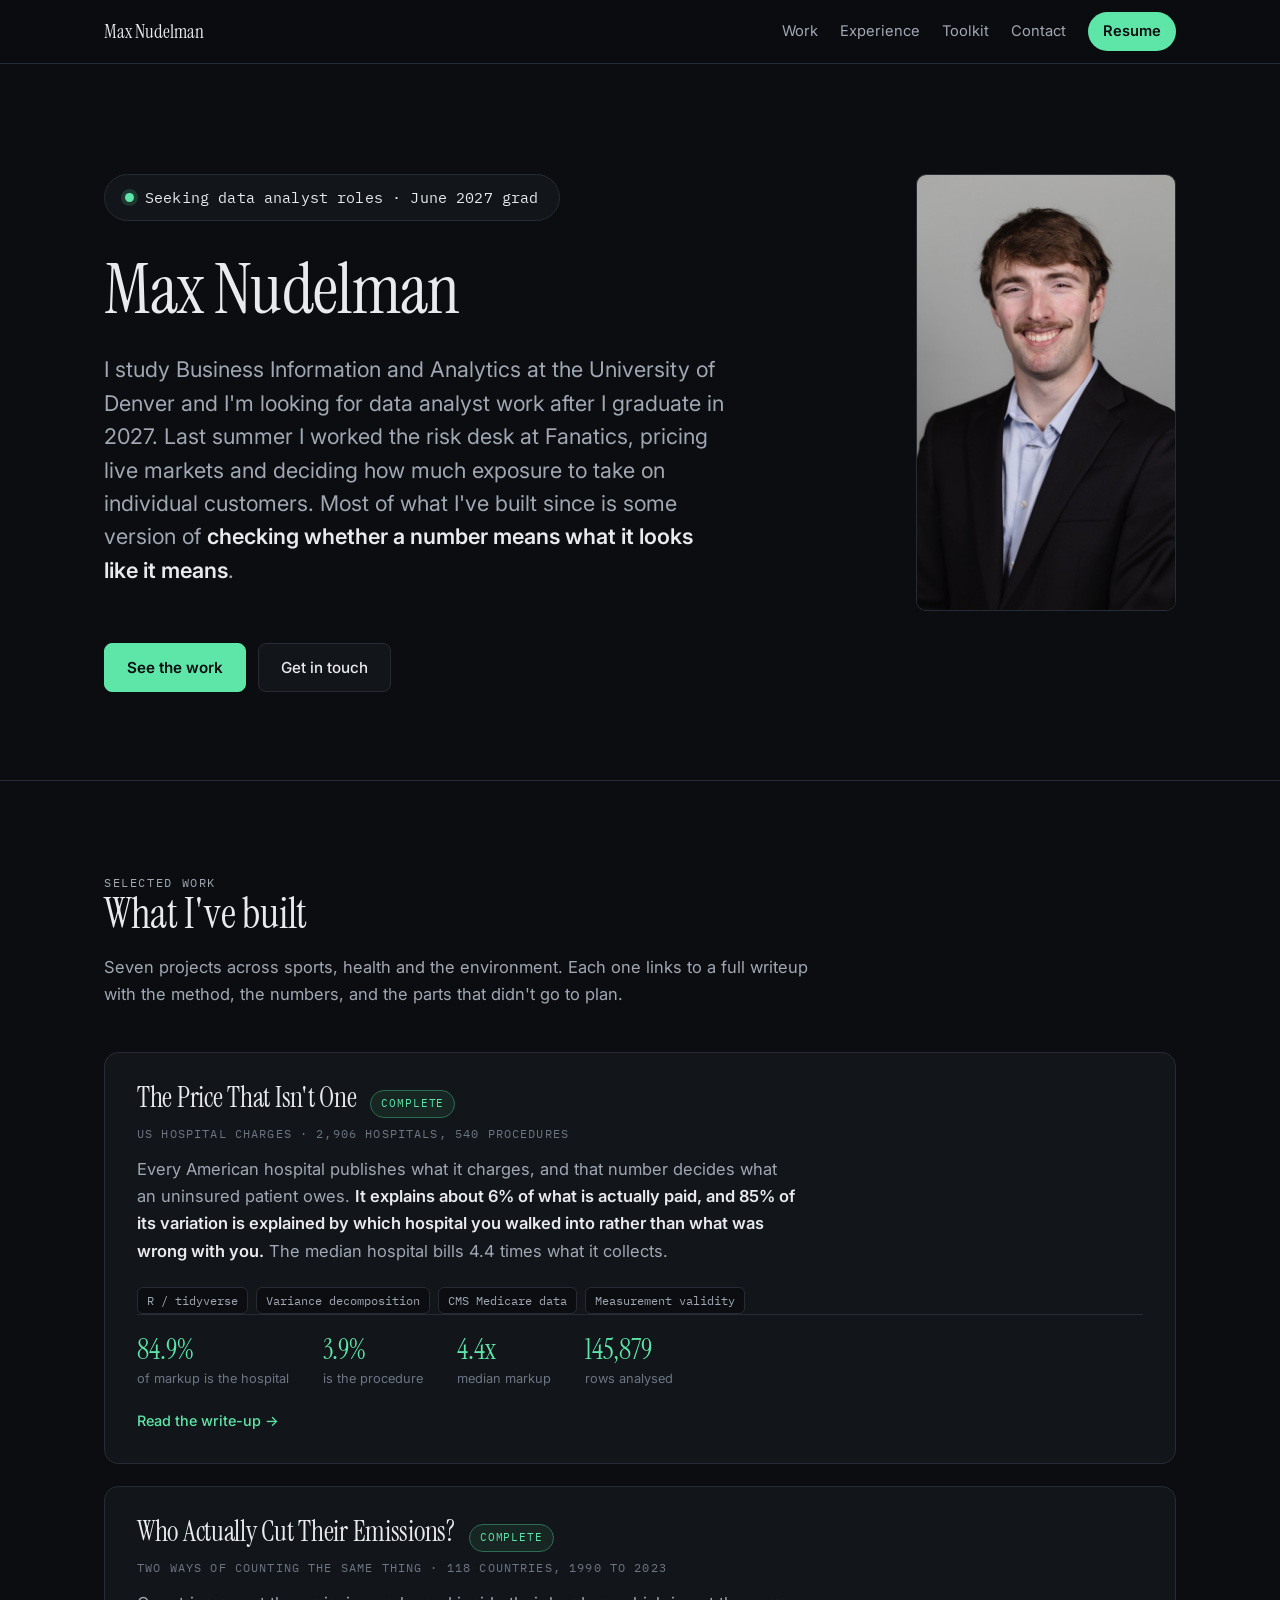
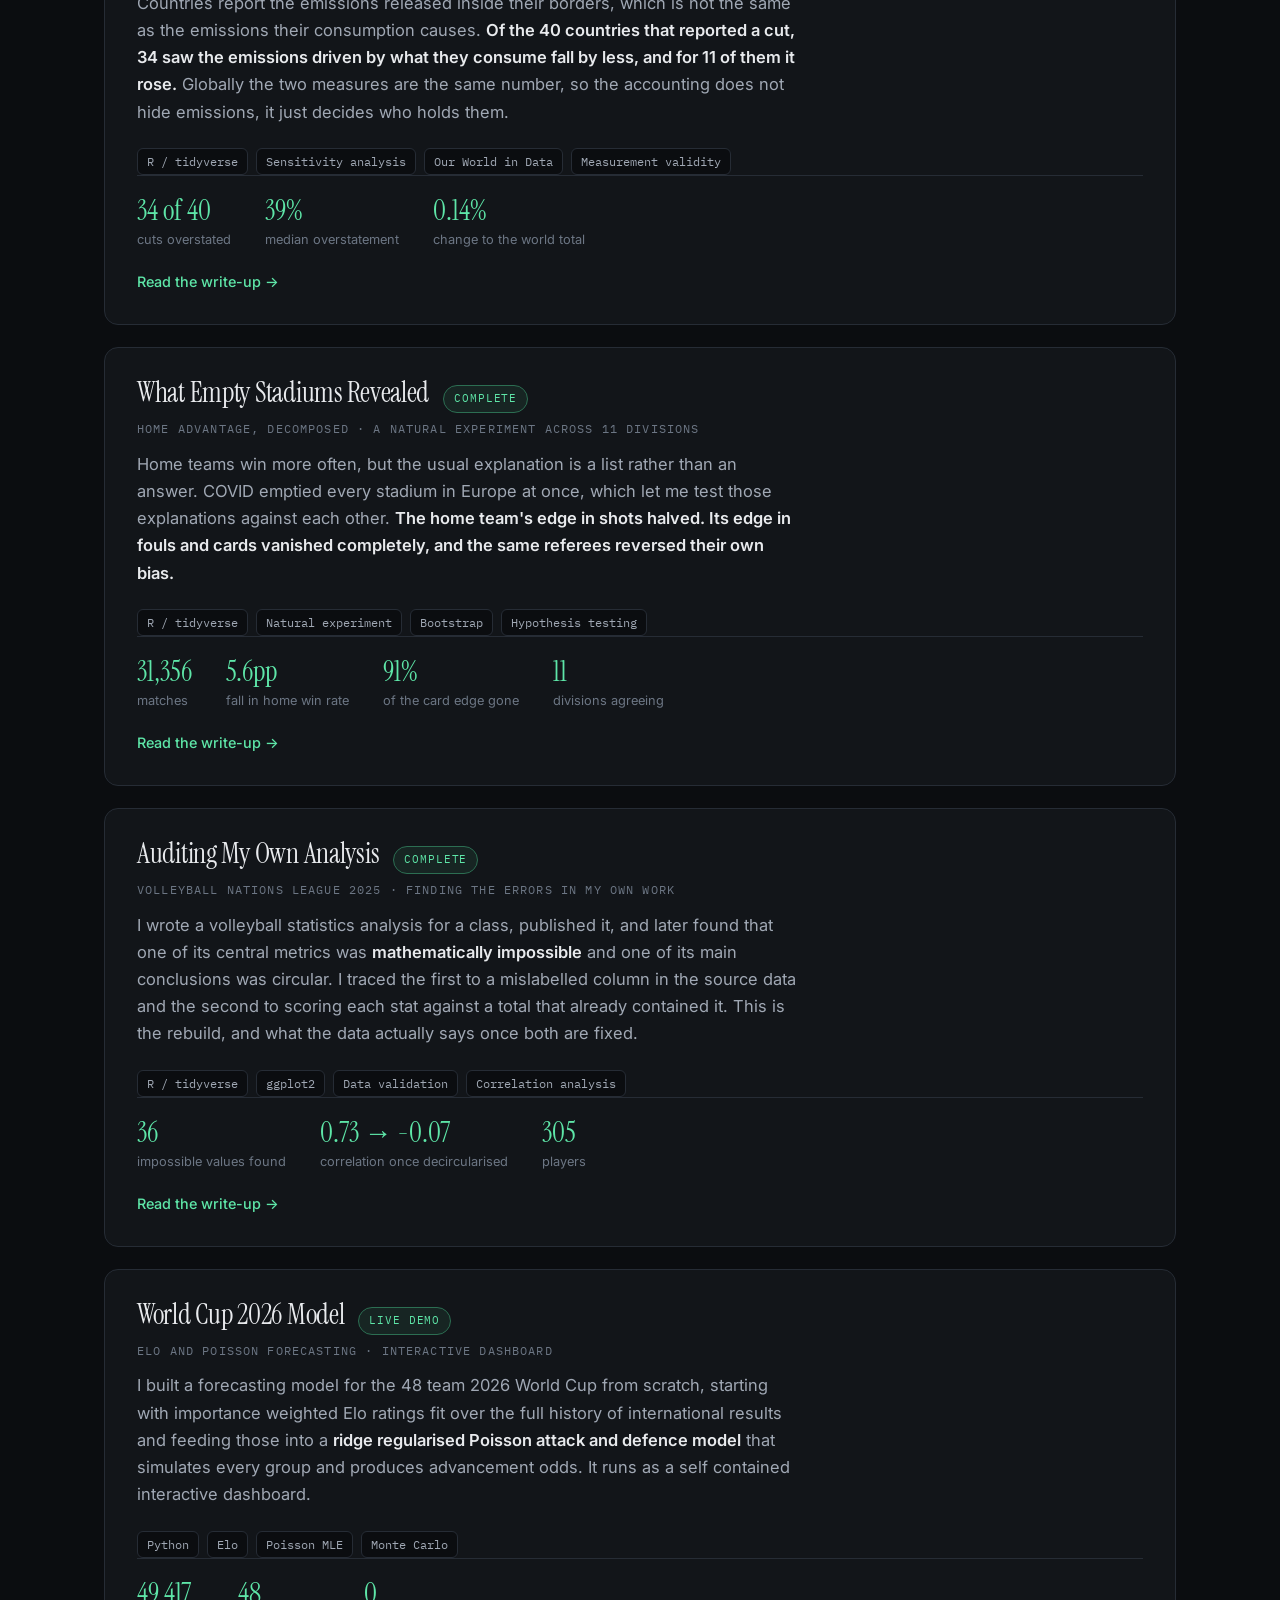
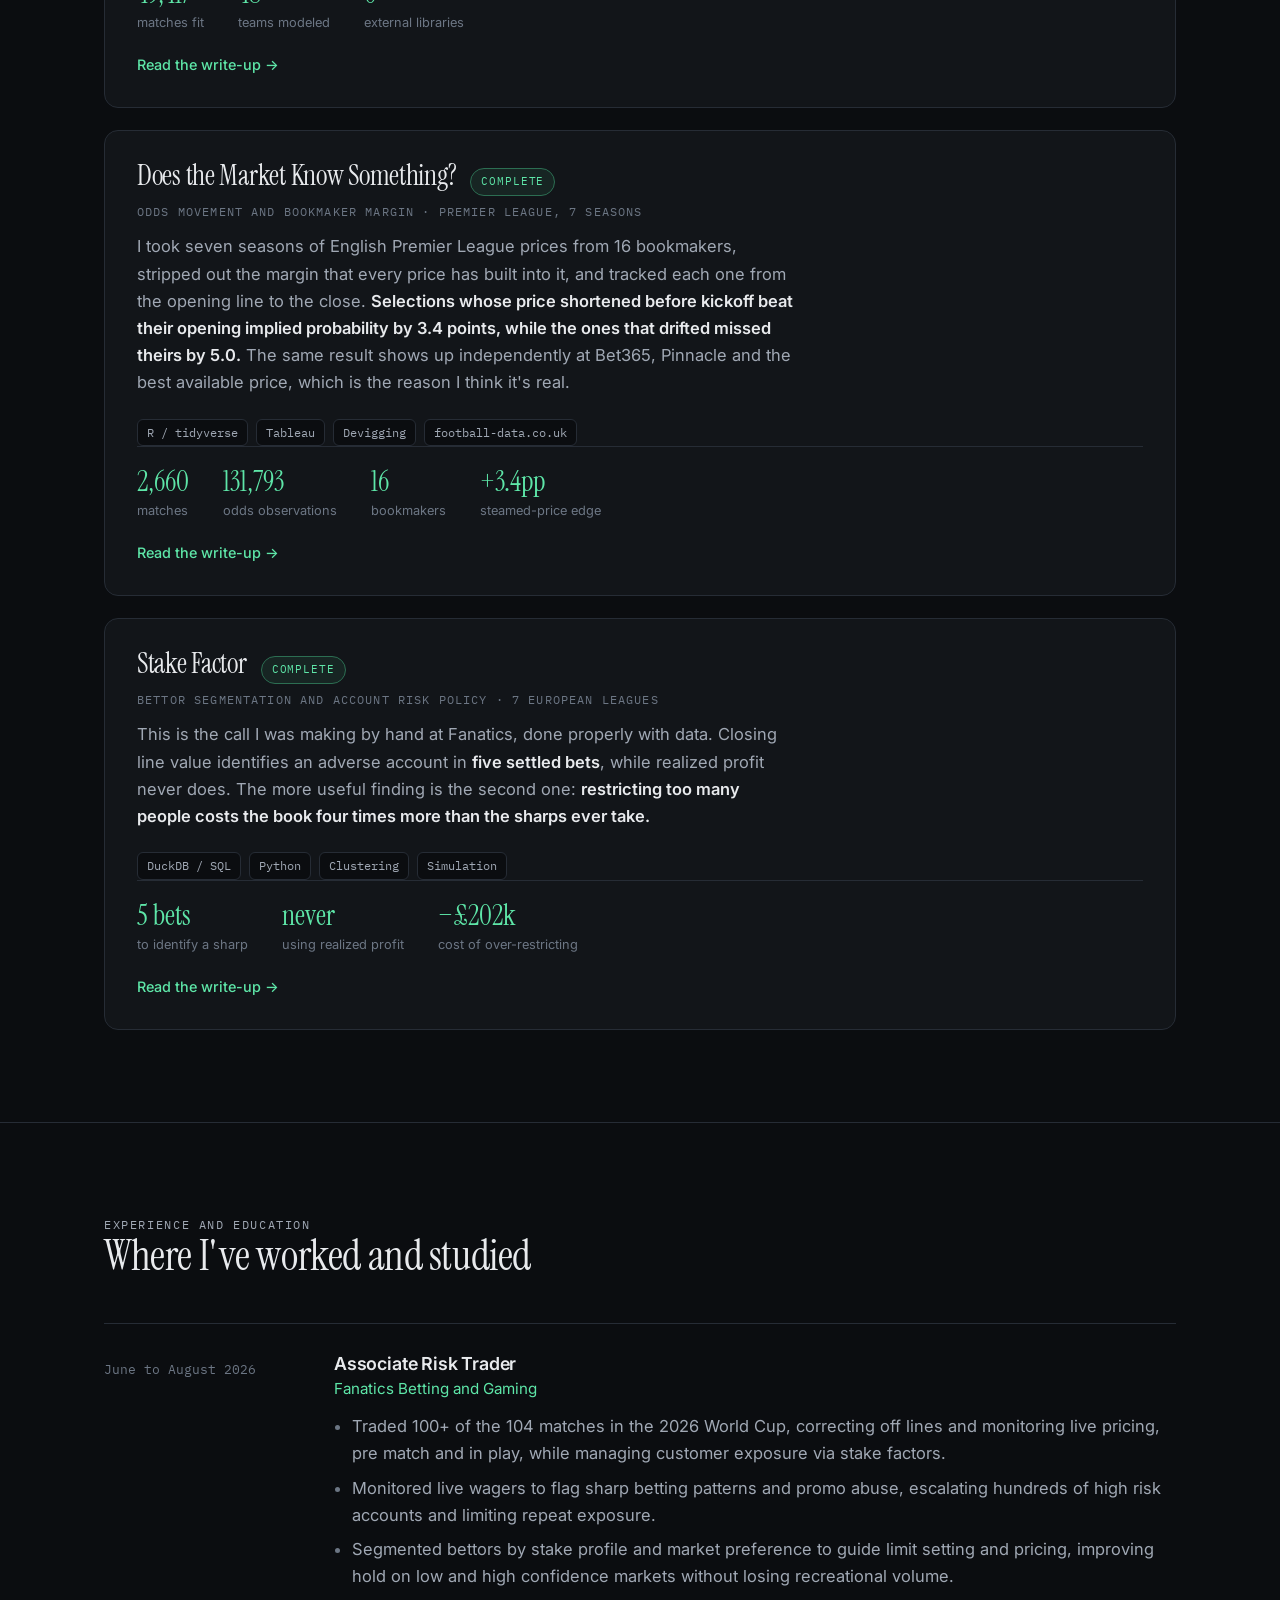
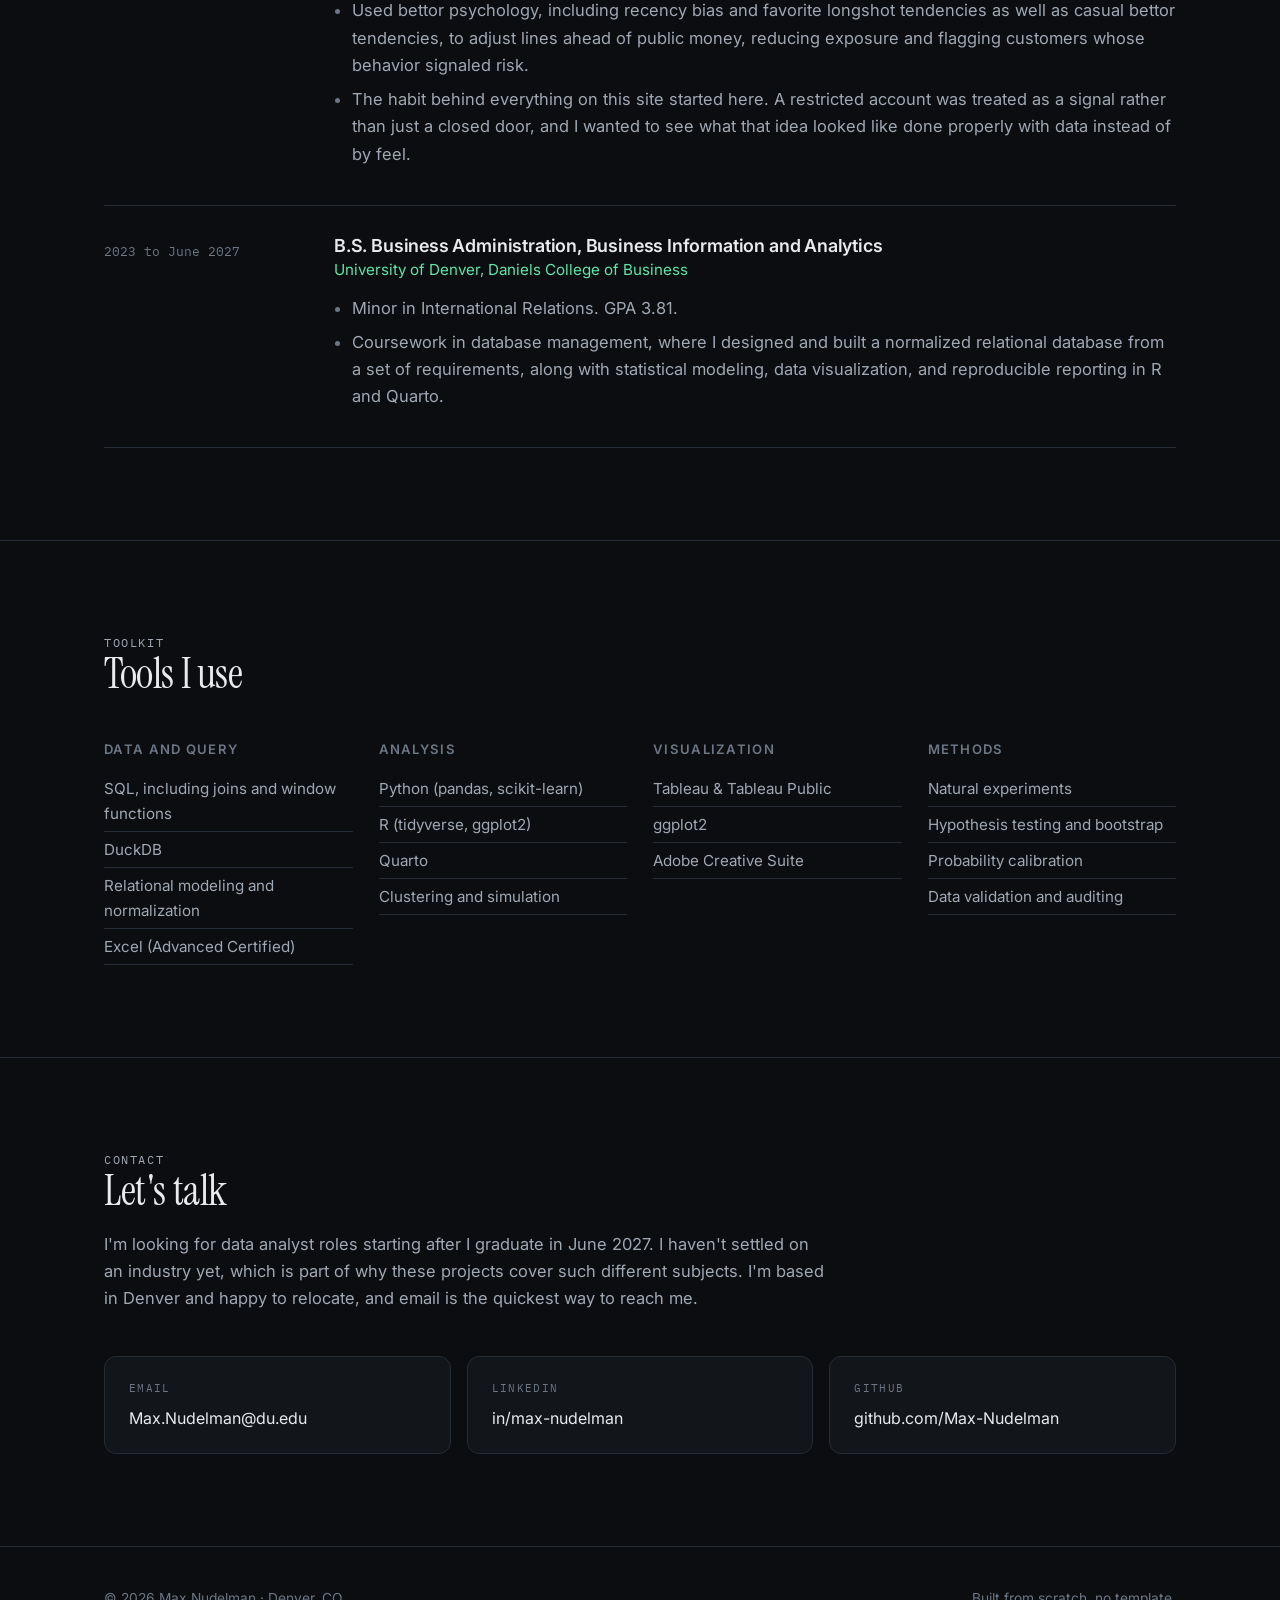
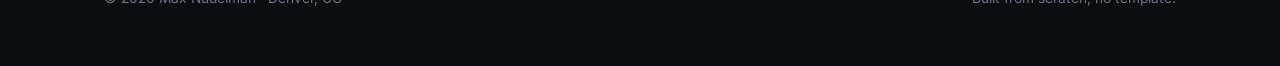
<file: index.html>
<!DOCTYPE html>
<html lang="en">
<head>
<meta charset="utf-8">
<meta name="viewport" content="width=device-width, initial-scale=1">
<title>Max Nudelman, Data Analyst</title>
<meta name="description" content="Business Information and Analytics senior at the University of Denver. Projects on measurement, causal inference and data validation across sport, health and the environment.">

<!-- Social preview (used when the link is pasted into LinkedIn, Slack, iMessage) -->
<meta property="og:title" content="Max Nudelman, Data Analyst">
<meta property="og:description" content="Most of my work comes down to one question: is this effect real, or an artifact of how it was measured?">
<meta property="og:type" content="website">

<meta property="og:image" content="https://max-nudelman.github.io/assets/img/og-card-v2.jpg">
<meta property="og:image:secure_url" content="https://max-nudelman.github.io/assets/img/og-card-v2.jpg">
<meta property="og:image:type" content="image/jpeg">
<meta property="og:image:alt" content="Max Nudelman, data analyst. Seven projects on measurement, causal inference and data validation.">
<meta property="og:image:width" content="1200">
<meta property="og:image:height" content="630">
<meta property="og:url" content="https://max-nudelman.github.io/">
<meta name="twitter:card" content="summary_large_image">
<link rel="icon" href="assets/favicon.svg" type="image/svg+xml">
<link rel="apple-touch-icon" href="assets/img/og-card-v2.jpg">
<link rel="preconnect" href="https://fonts.googleapis.com">
<link rel="preconnect" href="https://fonts.gstatic.com" crossorigin>
<link href="https://fonts.googleapis.com/css2?family=Instrument+Serif:ital@0;1&family=Inter:wght@400;500;600&family=IBM+Plex+Mono:wght@400&display=swap" rel="stylesheet">
<link rel="stylesheet" href="assets/css/style.css">
<script type="application/ld+json">
[
  {
    "@context": "https://schema.org",
    "@type": "Person",
    "name": "Max Nudelman",
    "url": "https://max-nudelman.github.io/",
    "image": "https://max-nudelman.github.io/assets/img/headshot.jpg",
    "email": "mailto:Max.Nudelman@du.edu",
    "description": "Business Information and Analytics student at the University of Denver and former risk trader at Fanatics Betting and Gaming. Builds data analysis projects on measurement validity, causal inference and data validation.",
    "address": {
      "@type": "PostalAddress",
      "addressLocality": "Denver",
      "addressRegion": "CO",
      "addressCountry": "US"
    },
    "alumniOf": {
      "@type": "CollegeOrUniversity",
      "name": "University of Denver, Daniels College of Business"
    },
    "sameAs": [
      "https://www.linkedin.com/in/max-nudelman",
      "https://github.com/Max-Nudelman"
    ],
    "knowsAbout": [
      "Data Analysis",
      "SQL",
      "Python",
      "R",
      "Tableau",
      "Data Visualization",
      "Causal Inference",
      "Statistical Analysis",
      "Experiment Design",
      "Data Validation",
      "Risk Analysis",
      "Sports Analytics",
      "DuckDB"
    ],
    "seeks": {
      "@type": "Demand",
      "name": "Data analyst roles beginning June 2027"
    }
  },
  {
    "@context": "https://schema.org",
    "@type": "WebSite",
    "name": "Max Nudelman",
    "url": "https://max-nudelman.github.io/",
    "author": {
      "@type": "Person",
      "name": "Max Nudelman"
    }
  }
]
</script>
</head>
<body>

<a class="skip" href="#main">Skip to content</a>

<nav class="nav">
  <div class="wrap">
    <a class="nav-name" href="#top">Max Nudelman</a>
    <div class="nav-links">
      <a href="#work">Work</a>
      <a href="#experience">Experience</a>
      <a href="#toolkit">Toolkit</a>
      <a href="#contact">Contact</a>
      <a class="cta" href="resume/Max-Nudelman-Resume.pdf">Resume</a>
    </div>
  </div>
</nav>

<main id="main">

<!-- ==================== HERO ==================== -->
<header class="hero" id="top">
  <div class="wrap hero-grid">
    <div class="hero-copy">
      <span class="status"><span class="dot"></span> Seeking data analyst roles &middot; June 2027 grad</span>
      <h1>Max Nudelman</h1>
      <p class="lede">
        I study Business Information and Analytics at the University of Denver and I'm looking for
        data analyst work after I graduate in 2027. Last summer I worked the risk desk at Fanatics,
        pricing live markets and deciding how much exposure to take on individual customers. Most of
        what I've built since is some version of <strong>checking whether a number means what it looks
        like it means</strong>.
      </p>
    </div>
    <img class="hero-photo" src="assets/img/headshot.jpg" alt="Portrait of Max Nudelman">
    <div class="hero-actions">
      <a class="btn btn-primary" href="#work">See the work</a>
      <a class="btn" href="#contact">Get in touch</a>
    </div>
  </div>
</header>

<!-- ==================== WORK ==================== -->
<section id="work">
  <div class="wrap">
    <div class="section-head">
      <p class="eyebrow">Selected work</p>
      <h2>What I've built</h2>
      <p>
        Seven projects across sports, health and the environment. Each one links to a full writeup
        with the method, the numbers, and the parts that didn't go to plan.
      </p>
    </div>

    <div class="projects">

      <!-- ---- Project 7: hospital prices ---- -->
      <a class="card" href="projects/hospital-prices.html">
        <div class="card-top">
          <h3>The Price That Isn't One</h3>
          <span class="tag tag-live">Complete</span>
        </div>
        <p class="kicker">US hospital charges &middot; 2,906 hospitals, 540 procedures</p>
        <p class="summary">
          Every American hospital publishes what it charges, and that number decides what an uninsured
          patient owes. <strong>It explains about 6% of what is actually paid, and 85% of its variation
          is explained by which hospital you walked into rather than what was wrong with you.</strong>
          The median hospital bills 4.4 times what it collects.
        </p>
        <div class="stack"><span>R / tidyverse</span><span>Variance decomposition</span><span>CMS Medicare data</span><span>Measurement validity</span></div>
        <div class="metrics">
          <div class="metric"><div class="num">84.9%</div><div class="lab">of markup is the hospital</div></div>
          <div class="metric"><div class="num">3.9%</div><div class="lab">is the procedure</div></div>
          <div class="metric"><div class="num">4.4x</div><div class="lab">median markup</div></div>
          <div class="metric"><div class="num">145,879</div><div class="lab">rows analysed</div></div>
        </div>
        <div class="card-foot"><span class="go">Read the write-up &rarr;</span></div>
      </a>

      <!-- ---- Project 6: carbon accounting ---- -->
      <a class="card" href="projects/carbon-accounting.html">
        <div class="card-top">
          <h3>Who Actually Cut Their Emissions?</h3>
          <span class="tag tag-live">Complete</span>
        </div>
        <p class="kicker">Two ways of counting the same thing &middot; 118 countries, 1990 to 2023</p>
        <p class="summary">
          Countries report the emissions released inside their borders, which is not the same as the
          emissions their consumption causes. <strong>Of the 40 countries that reported a cut, 34 saw
          the emissions driven by what they consume fall by less, and for 11 of them it rose.</strong>
          Globally the two measures are the same number, so the accounting does not hide emissions,
          it just decides who holds them.
        </p>
        <div class="stack"><span>R / tidyverse</span><span>Sensitivity analysis</span><span>Our World in Data</span><span>Measurement validity</span></div>
        <div class="metrics">
          <div class="metric"><div class="num">34 of 40</div><div class="lab">cuts overstated</div></div>
          <div class="metric"><div class="num">39%</div><div class="lab">median overstatement</div></div>
          <div class="metric"><div class="num">0.14%</div><div class="lab">change to the world total</div></div>
        </div>
        <div class="card-foot"><span class="go">Read the write-up &rarr;</span></div>
      </a>

      <!-- ---- Project 5: home advantage ---- -->
      <a class="card" href="projects/home-advantage.html">
        <div class="card-top">
          <h3>What Empty Stadiums Revealed</h3>
          <span class="tag tag-live">Complete</span>
        </div>
        <p class="kicker">Home advantage, decomposed &middot; a natural experiment across 11 divisions</p>
        <p class="summary">
          Home teams win more often, but the usual explanation is a list rather than an answer. COVID
          emptied every stadium in Europe at once, which let me test those explanations against each
          other.
          <strong>The home team's edge in shots halved. Its edge in fouls and cards vanished
          completely, and the same referees reversed their own bias.</strong>
        </p>
        <div class="stack"><span>R / tidyverse</span><span>Natural experiment</span><span>Bootstrap</span><span>Hypothesis testing</span></div>
        <div class="metrics">
          <div class="metric"><div class="num">31,356</div><div class="lab">matches</div></div>
          <div class="metric"><div class="num">5.6pp</div><div class="lab">fall in home win rate</div></div>
          <div class="metric"><div class="num">91%</div><div class="lab">of the card edge gone</div></div>
          <div class="metric"><div class="num">11</div><div class="lab">divisions agreeing</div></div>
        </div>
        <div class="card-foot"><span class="go">Read the write-up &rarr;</span></div>
      </a>

      <!-- ---- Project 4: VNL ---- -->
      <a class="card" href="projects/vnl-2025.html">
        <div class="card-top">
          <h3>Auditing My Own Analysis</h3>
          <span class="tag tag-live">Complete</span>
        </div>
        <p class="kicker">Volleyball Nations League 2025 &middot; finding the errors in my own work</p>
        <p class="summary">
          I wrote a volleyball statistics analysis for a class, published it, and later found that one
          of its central metrics was <strong>mathematically impossible</strong> and one of its main
          conclusions was circular. I traced the first to a mislabelled column in the source data and
          the second to scoring each stat against a total that already contained it. This is the
          rebuild, and what the data actually says once both are fixed.
        </p>
        <div class="stack"><span>R / tidyverse</span><span>ggplot2</span><span>Data validation</span><span>Correlation analysis</span></div>
        <div class="metrics">
          <div class="metric"><div class="num">36</div><div class="lab">impossible values found</div></div>
          <div class="metric"><div class="num">0.73 &rarr; -0.07</div><div class="lab">correlation once decircularised</div></div>
          <div class="metric"><div class="num">305</div><div class="lab">players</div></div>
        </div>
        <div class="card-foot"><span class="go">Read the write-up &rarr;</span></div>
      </a>

      <!-- ---- Project 3: World Cup ---- -->
      <a class="card" href="projects/world-cup-2026.html">
        <div class="card-top">
          <h3>World Cup 2026 Model</h3>
          <span class="tag tag-live">Live demo</span>
        </div>
        <p class="kicker">Elo and Poisson forecasting &middot; interactive dashboard</p>
        <p class="summary">
          I built a forecasting model for the 48 team 2026 World Cup from scratch, starting with
          importance weighted Elo ratings fit over the full history of international results and
          feeding those into a <strong>ridge regularised Poisson attack and defence model</strong>
          that simulates every group and produces advancement odds. It runs as a self contained
          interactive dashboard.
        </p>
        <div class="stack"><span>Python</span><span>Elo</span><span>Poisson MLE</span><span>Monte Carlo</span></div>
        <div class="metrics">
          <div class="metric"><div class="num">49,417</div><div class="lab">matches fit</div></div>
          <div class="metric"><div class="num">48</div><div class="lab">teams modeled</div></div>
          <div class="metric"><div class="num">0</div><div class="lab">external libraries</div></div>
        </div>
        <div class="card-foot"><span class="go">Read the write-up &rarr;</span></div>
      </a>

      <!-- ---- Project 1: EPL odds ---- -->
      <a class="card" href="projects/market-movement.html">
        <div class="card-top">
          <h3>Does the Market Know Something?</h3>
          <span class="tag tag-live">Complete</span>
        </div>
        <p class="kicker">Odds movement and bookmaker margin &middot; Premier League, 7 seasons</p>
        <p class="summary">
          I took seven seasons of English Premier League prices from 16 bookmakers, stripped out the
          margin that every price has built into it, and tracked each one from the opening line to the
          close. <strong>Selections whose price shortened before kickoff beat their opening implied
          probability by 3.4 points, while the ones that drifted missed theirs by 5.0.</strong> The
          same result shows up independently at Bet365, Pinnacle and the best available price, which
          is the reason I think it's real.
        </p>
        <div class="stack"><span>R / tidyverse</span><span>Tableau</span><span>Devigging</span><span>football-data.co.uk</span></div>
        <div class="metrics">
          <div class="metric"><div class="num">2,660</div><div class="lab">matches</div></div>
          <div class="metric"><div class="num">131,793</div><div class="lab">odds observations</div></div>
          <div class="metric"><div class="num">16</div><div class="lab">bookmakers</div></div>
          <div class="metric"><div class="num">+3.4pp</div><div class="lab">steamed-price edge</div></div>
        </div>
        <div class="card-foot"><span class="go">Read the write-up &rarr;</span></div>
      </a>

      <!-- ---- Project 2: Stake Factor ---- -->
      <a class="card" href="projects/stake-factor.html">
        <div class="card-top">
          <h3>Stake Factor</h3>
          <span class="tag tag-live">Complete</span>
        </div>
        <p class="kicker">Bettor segmentation and account risk policy &middot; 7 European leagues</p>
        <p class="summary">
          This is the call I was making by hand at Fanatics, done properly with data. Closing line
          value identifies an adverse account in <strong>five settled bets</strong>, while realized
          profit never does. The more useful finding is the second one:
          <strong>restricting too many people costs the book four times more than the sharps ever
          take.</strong>
        </p>
        <div class="stack"><span>DuckDB / SQL</span><span>Python</span><span>Clustering</span><span>Simulation</span></div>
        <div class="metrics">
          <div class="metric"><div class="num">5 bets</div><div class="lab">to identify a sharp</div></div>
          <div class="metric"><div class="num">never</div><div class="lab">using realized profit</div></div>
          <div class="metric"><div class="num">&minus;&pound;202k</div><div class="lab">cost of over-restricting</div></div>
        </div>
        <div class="card-foot"><span class="go">Read the write-up &rarr;</span></div>
      </a>

    </div>
  </div>
</section>

<!-- ==================== EXPERIENCE ==================== -->
<section id="experience">
  <div class="wrap">
    <div class="section-head">
      <p class="eyebrow">Experience and education</p>
      <h2>Where I've worked and studied</h2>
    </div>

    <div class="timeline">

      <article class="entry">
        <div class="when">June to August 2026</div>
        <div>
          <h3>Associate Risk Trader</h3>
          <div class="org">Fanatics Betting and Gaming</div>
          <ul>
            <li>Traded 100+ of the 104 matches in the 2026 World Cup, correcting off lines and
                monitoring live pricing, pre match and in play, while managing customer exposure via
                stake factors.</li>
            <li>Monitored live wagers to flag sharp betting patterns and promo abuse, escalating
                hundreds of high risk accounts and limiting repeat exposure.</li>
            <li>Segmented bettors by stake profile and market preference to guide limit setting and
                pricing, improving hold on low and high confidence markets without losing
                recreational volume.</li>
            <li>Used bettor psychology, including recency bias and favorite longshot tendencies as
                well as casual bettor tendencies, to adjust lines ahead of public money, reducing
                exposure and flagging customers whose behavior signaled risk.</li>
            <li>The habit behind everything on this site started here. A restricted account was
                treated as a signal rather than just a closed door, and I wanted to see what that
                idea looked like done properly with data instead of by feel.</li>
          </ul>
        </div>
      </article>

      <article class="entry">
        <div class="when">2023 to June 2027</div>
        <div>
          <h3>B.S. Business Administration, Business Information and Analytics</h3>
          <div class="org">University of Denver, Daniels College of Business</div>
          <ul>
            <li>Minor in International Relations. GPA 3.81.</li>
            <li>Coursework in database management, where I designed and built a normalized relational
                database from a set of requirements, along with statistical modeling, data
                visualization, and reproducible reporting in R and Quarto.</li>
          </ul>
        </div>
      </article>

    </div>
  </div>
</section>

<!-- ==================== TOOLKIT ==================== -->
<section id="toolkit">
  <div class="wrap">
    <div class="section-head">
      <p class="eyebrow">Toolkit</p>
      <h2>Tools I use</h2>
    </div>

    <div class="skills">
      <div class="skillset">
        <h3>Data and query</h3>
        <ul>
          <li>SQL, including joins and window functions</li>
          <li>DuckDB</li>
          <li>Relational modeling and normalization</li>
          <li>Excel (Advanced Certified)</li>
        </ul>
      </div>
      <div class="skillset">
        <h3>Analysis</h3>
        <ul>
          <li>Python (pandas, scikit-learn)</li>
          <li>R (tidyverse, ggplot2)</li>
          <li>Quarto</li>
          <li>Clustering and simulation</li>
        </ul>
      </div>
      <div class="skillset">
        <h3>Visualization</h3>
        <ul>
          <li>Tableau &amp; Tableau Public</li>
          <li>ggplot2</li>
          <li>Adobe Creative Suite</li>
        </ul>
      </div>
      <div class="skillset">
        <h3>Methods</h3>
        <ul>
          <li>Natural experiments</li>
          <li>Hypothesis testing and bootstrap</li>
          <li>Probability calibration</li>
          <li>Data validation and auditing</li>
        </ul>
      </div>
    </div>
  </div>
</section>

<!-- ==================== CONTACT ==================== -->
<section id="contact">
  <div class="wrap">
    <div class="section-head prose">
      <p class="eyebrow">Contact</p>
      <h2>Let's talk</h2>
      <p>
        I'm looking for data analyst roles starting after I graduate in June 2027. I haven't settled
        on an industry yet, which is part of why these projects cover such different subjects. I'm
        based in Denver and happy to relocate, and email is the quickest way to reach me.
      </p>
    </div>

    <div class="contact-grid">
      <a class="contact-card" href="mailto:Max.Nudelman@du.edu">
        <div class="lab">Email</div><div class="val">Max.Nudelman@du.edu</div>
      </a>
      <a class="contact-card" href="https://www.linkedin.com/in/max-nudelman" target="_blank" rel="noopener">
        <div class="lab">LinkedIn</div><div class="val">in/max-nudelman</div>
      </a>
      <a class="contact-card" href="https://github.com/Max-Nudelman" target="_blank" rel="noopener">
        <div class="lab">GitHub</div><div class="val">github.com/Max-Nudelman</div>
      </a>
    </div>
  </div>
</section>

</main>

<footer>
  <div class="wrap">
    <span>&copy; 2026 Max Nudelman &middot; Denver, CO</span>
    <span>Built from scratch, no template.</span>
  </div>
</footer>

</body>
</html>
</file>
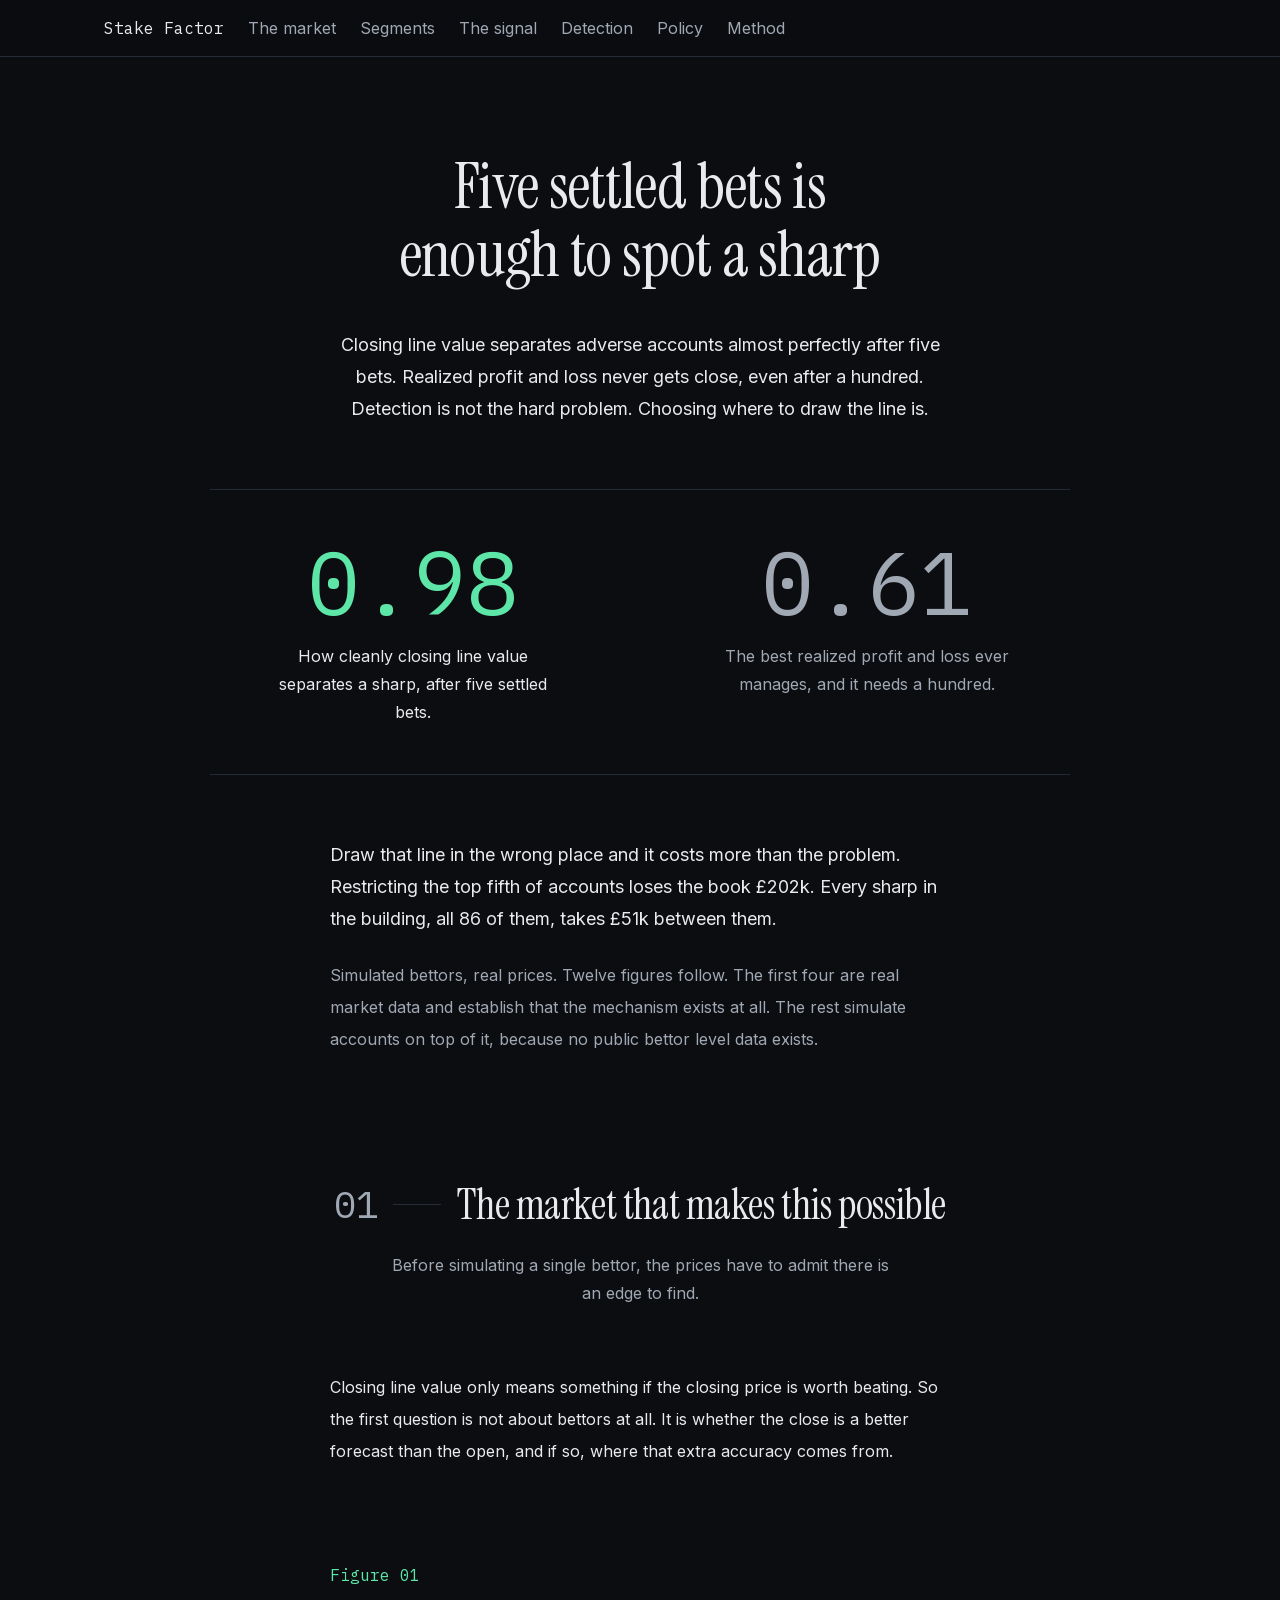
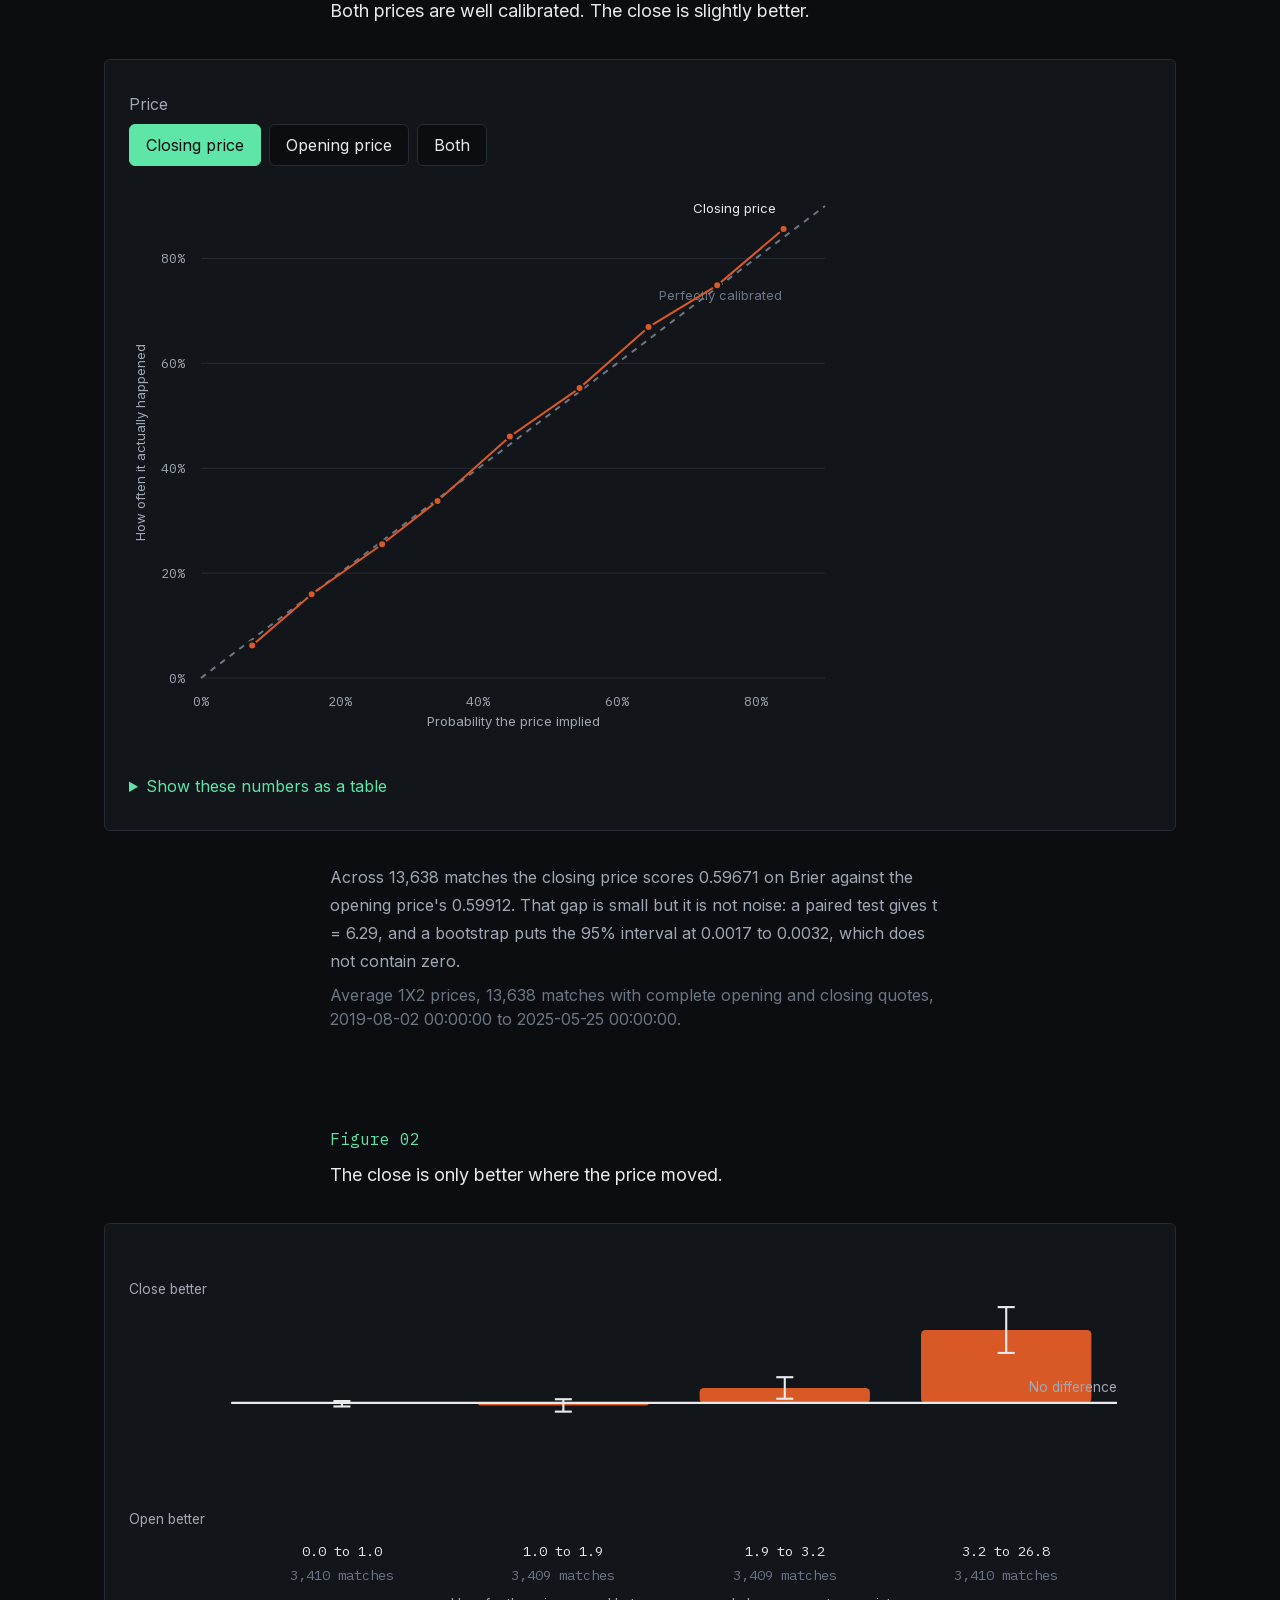
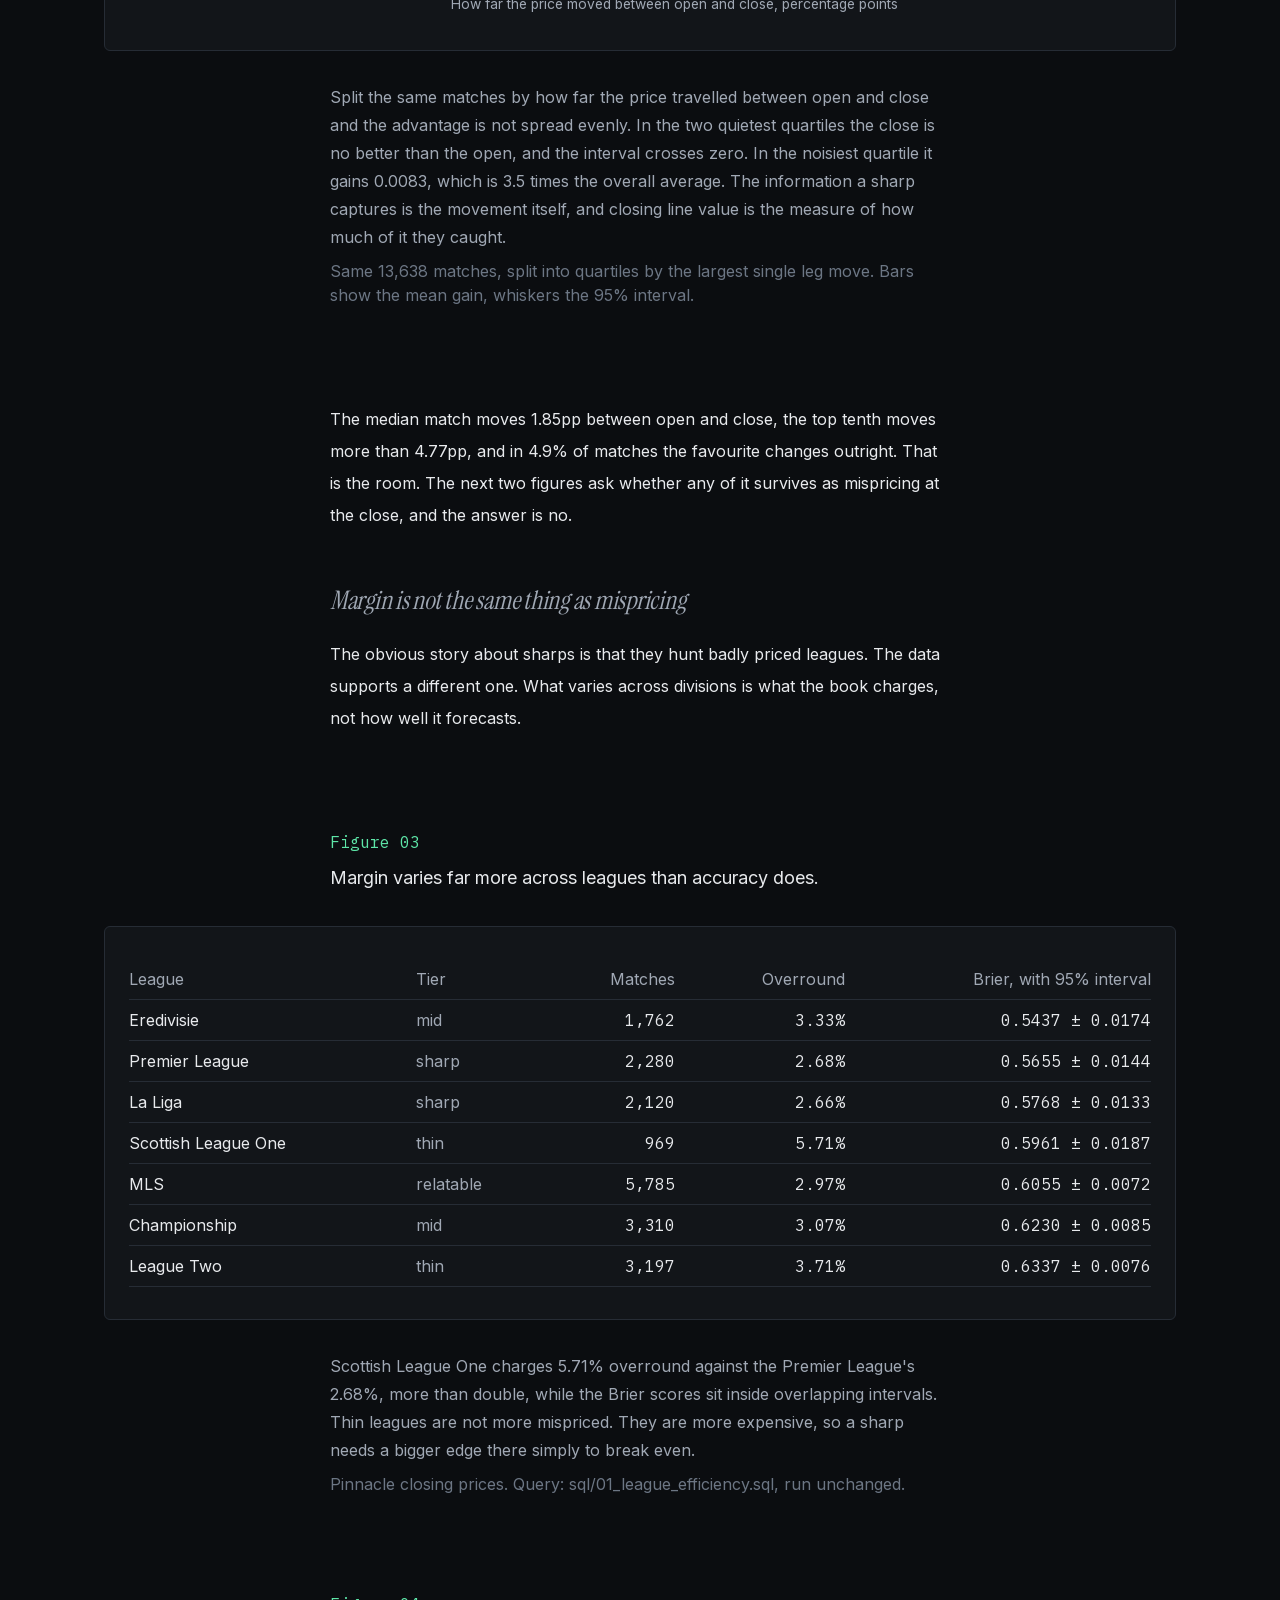
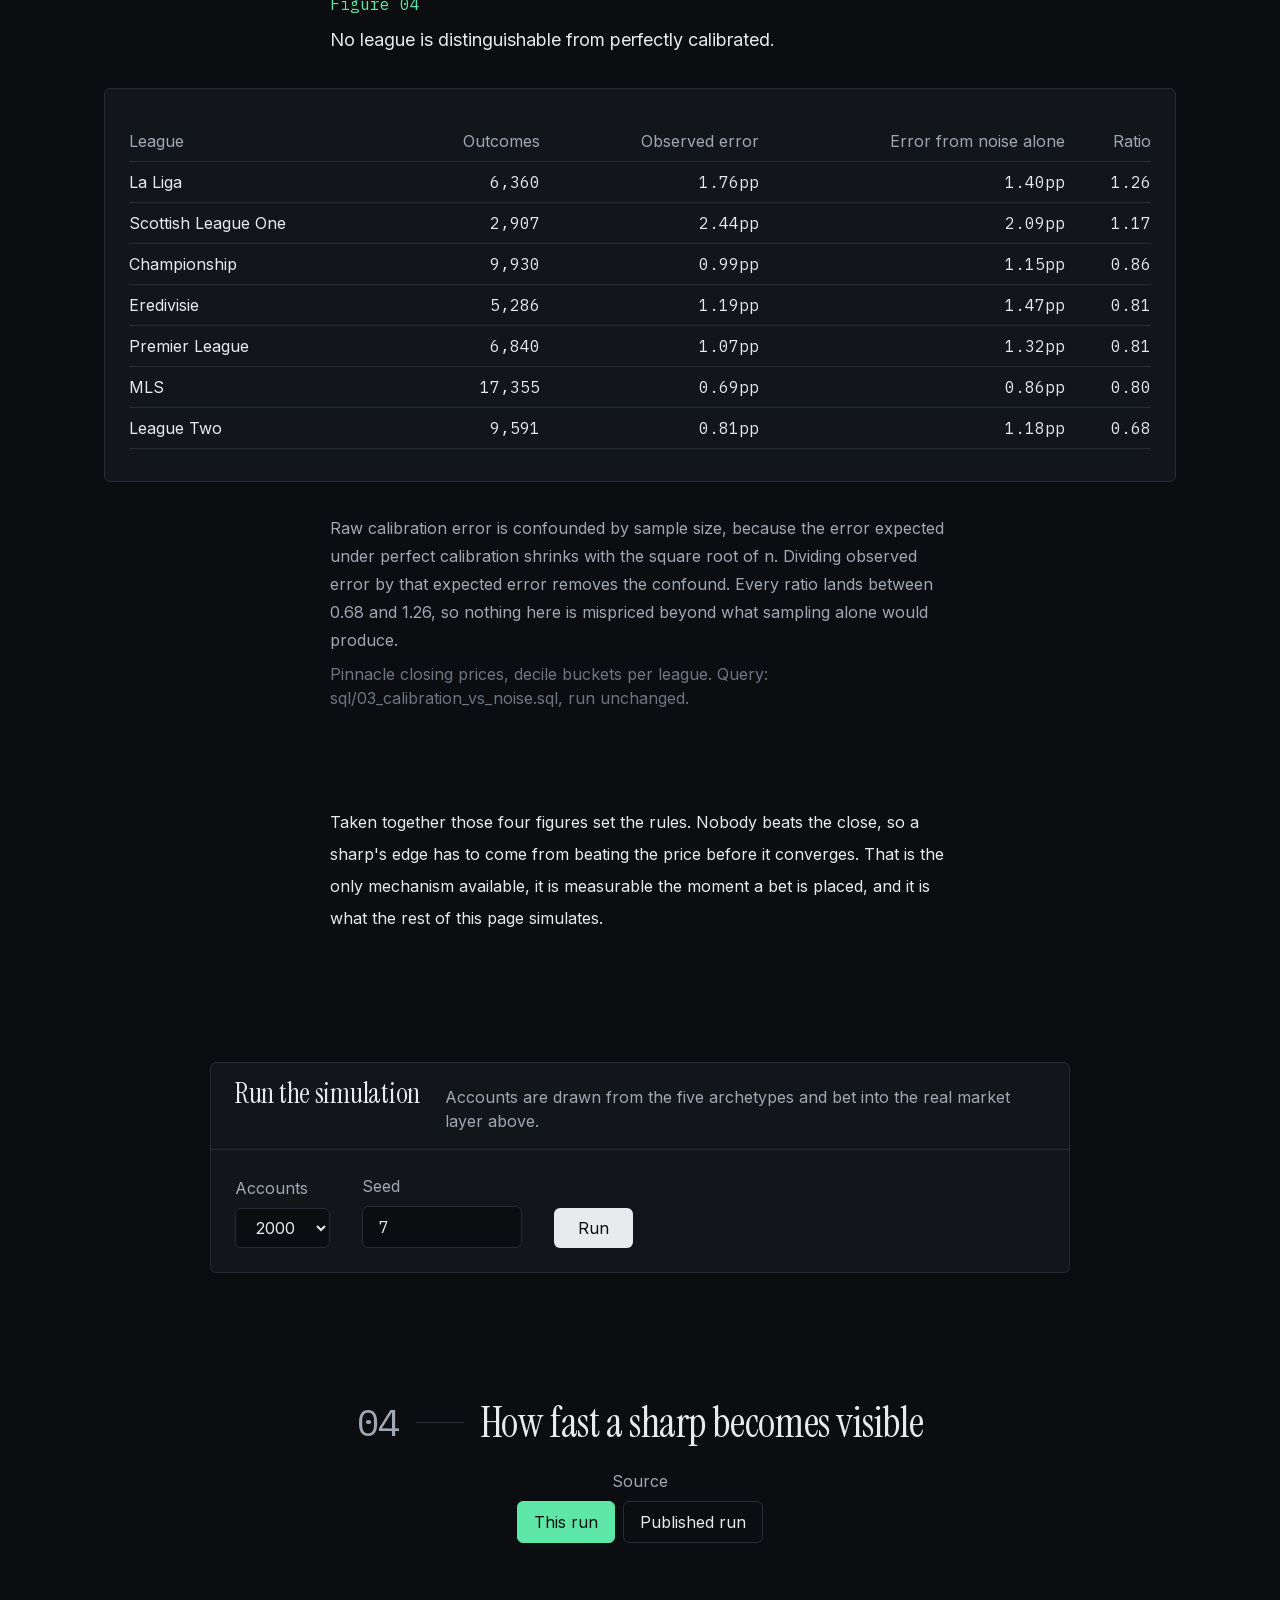
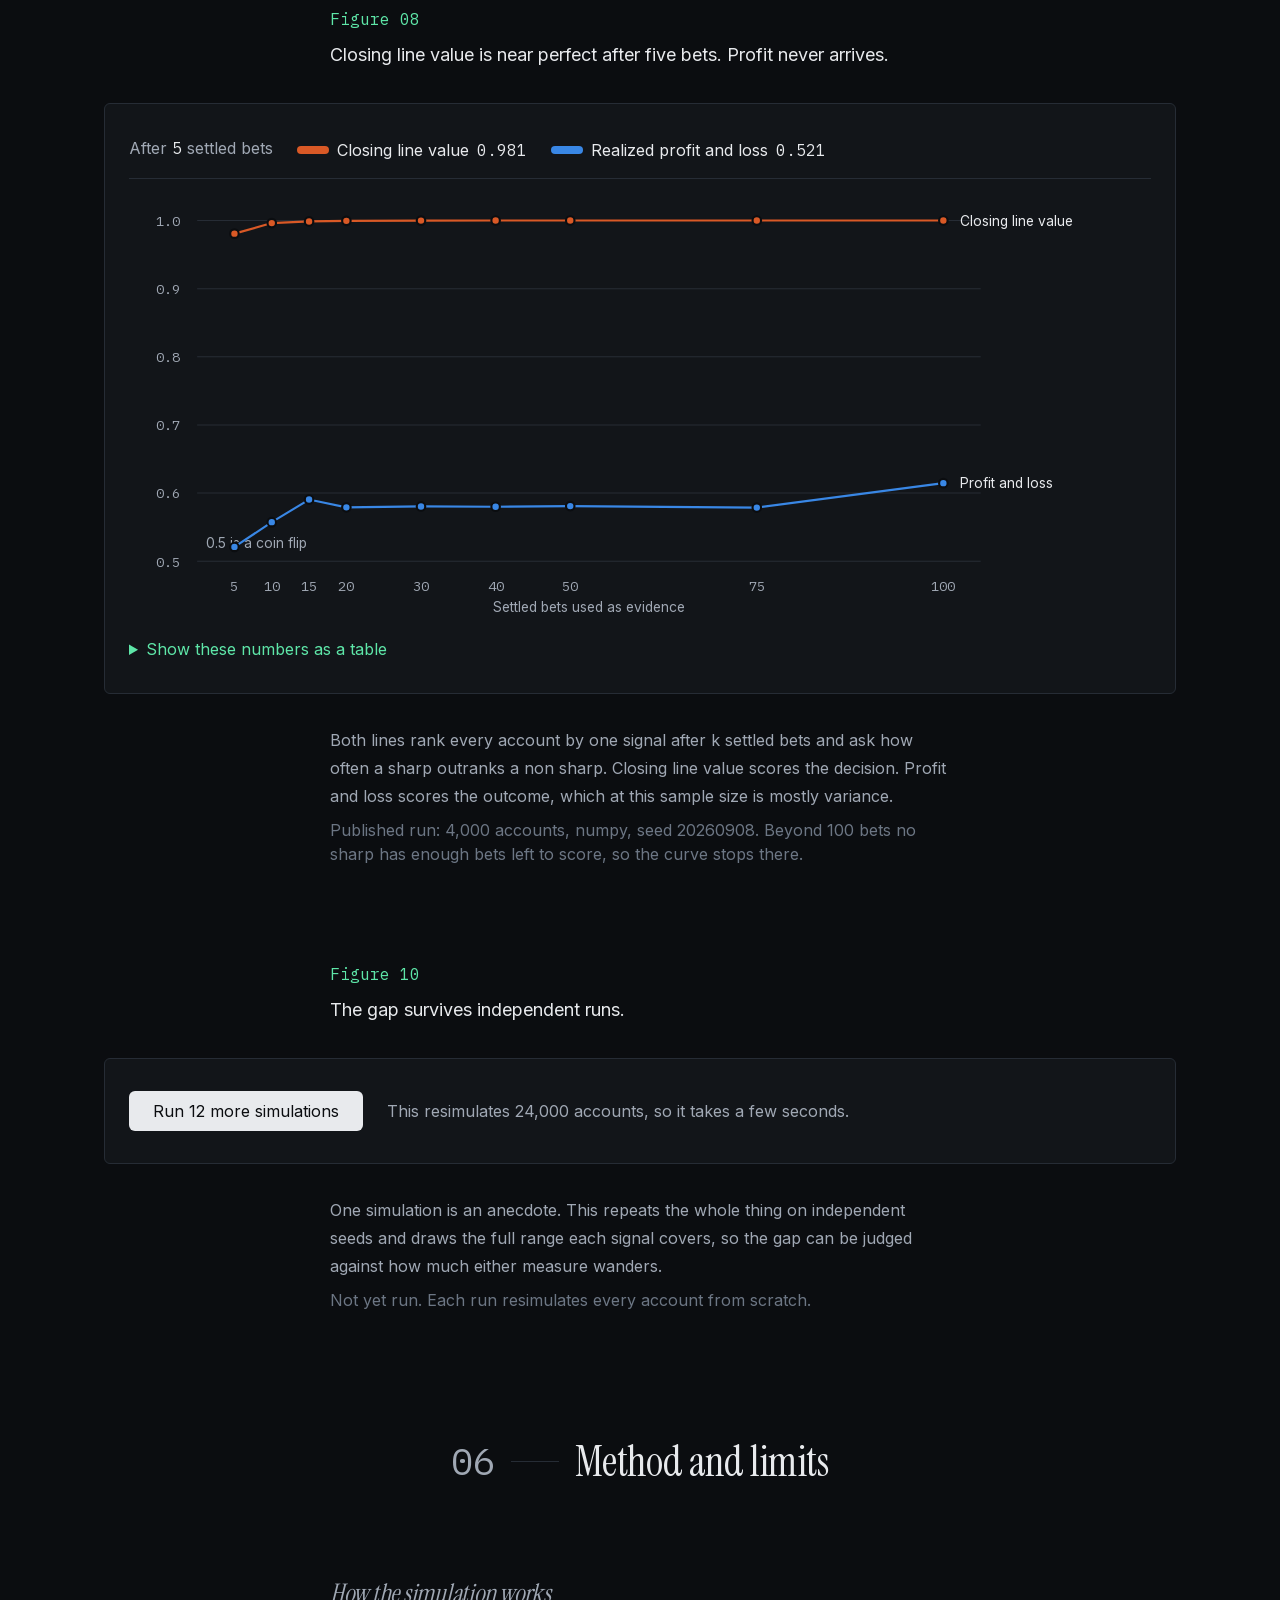
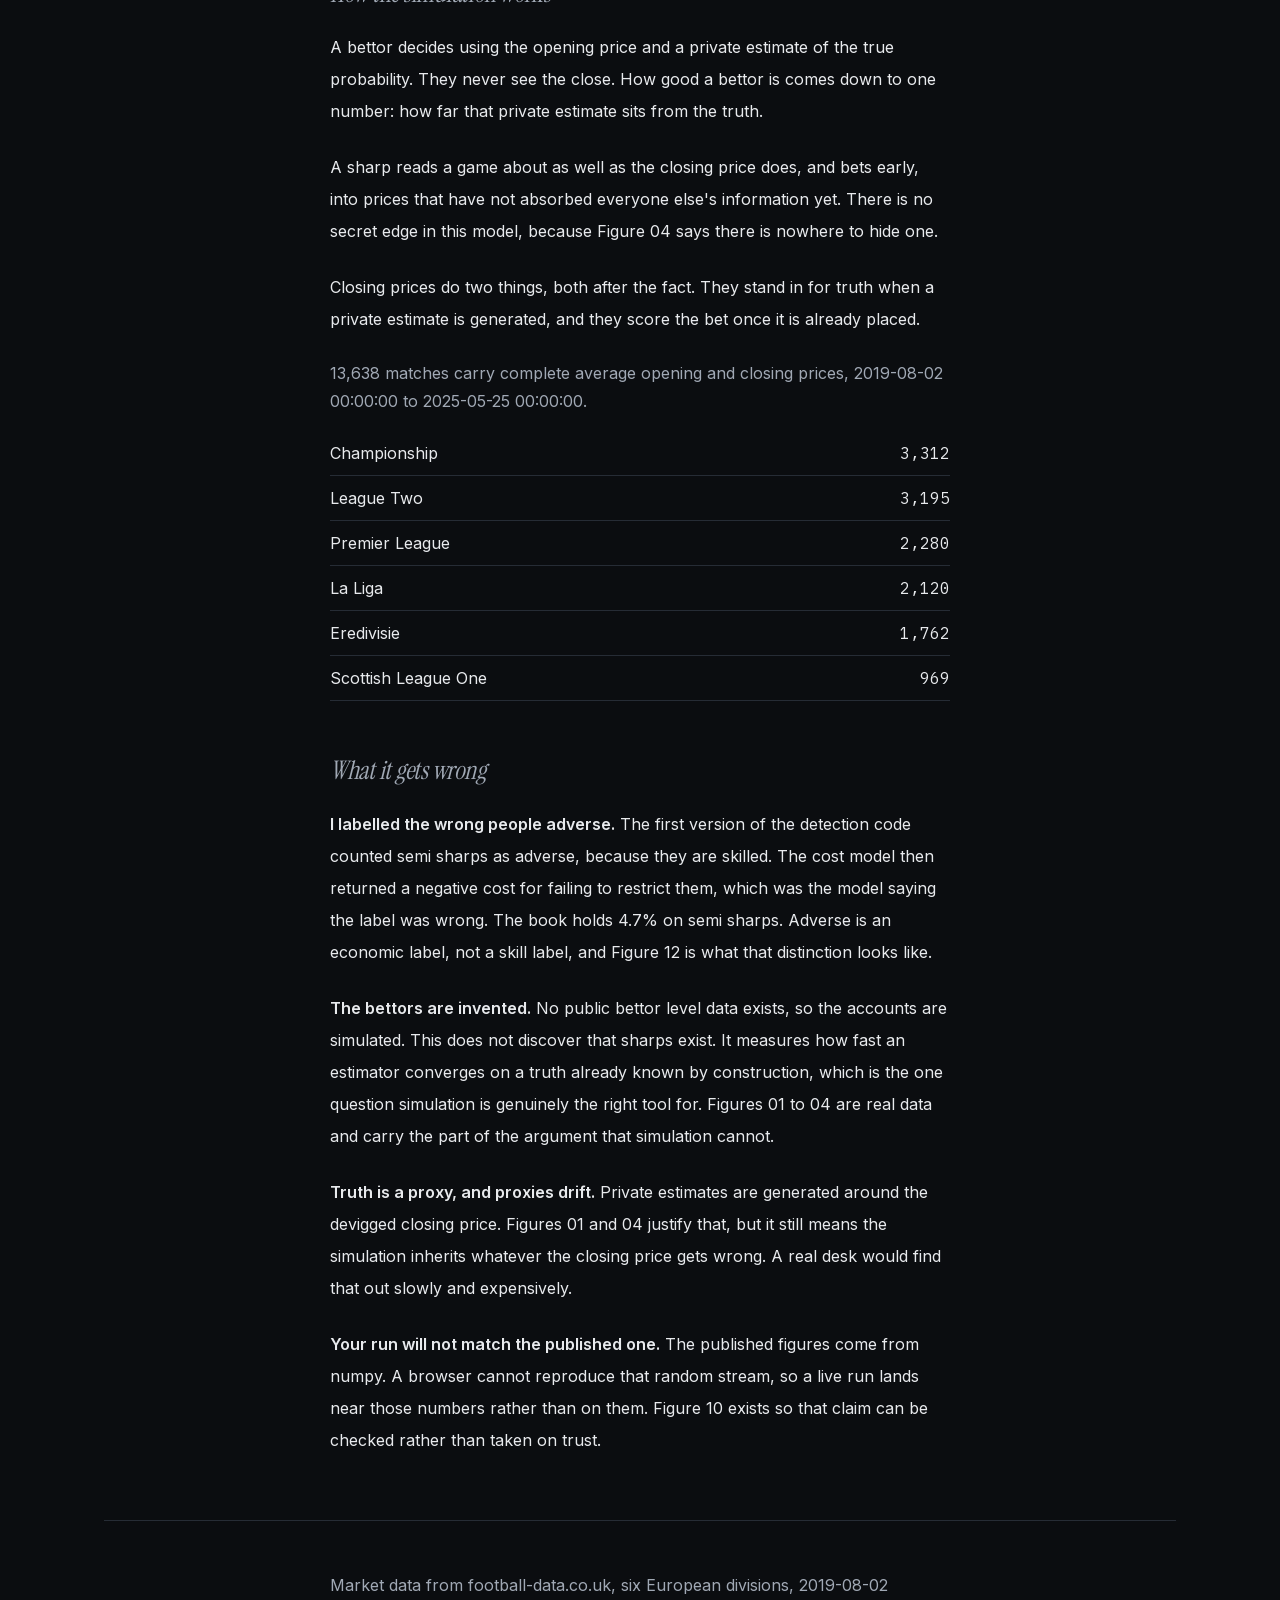
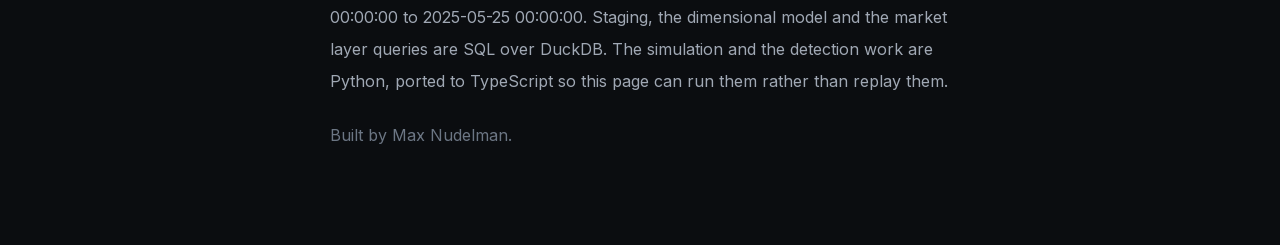
<file: demos/stake-factor/index.html>
<!DOCTYPE html><!--ObqKSbaXNvMbyYHkWQiwy--><html lang="en" class="__variable_14ea2d __variable_701e70 __variable_617e9e"><head><meta charSet="utf-8"/><meta name="viewport" content="width=device-width, initial-scale=1"/><link rel="preload" href="/demos/stake-factor/_next/static/media/98e207f02528a563-s.p.woff2" as="font" crossorigin="" type="font/woff2"/><link rel="preload" href="/demos/stake-factor/_next/static/media/d3ebbfd689654d3a-s.p.woff2" as="font" crossorigin="" type="font/woff2"/><link rel="preload" href="/demos/stake-factor/_next/static/media/e4af272ccee01ff0-s.p.woff2" as="font" crossorigin="" type="font/woff2"/><link rel="preload" href="/demos/stake-factor/_next/static/media/e6099e249fd938cc-s.p.woff2" as="font" crossorigin="" type="font/woff2"/><link rel="stylesheet" href="/demos/stake-factor/_next/static/css/afb30c89fc1c34ac.css" data-precedence="next"/><link rel="preload" as="script" fetchPriority="low" href="/demos/stake-factor/_next/static/chunks/webpack-c13099713e78e15b.js"/><script src="/demos/stake-factor/_next/static/chunks/4bd1b696-c023c6e3521b1417.js" async=""></script><script src="/demos/stake-factor/_next/static/chunks/255-75e0370613b94d79.js" async=""></script><script src="/demos/stake-factor/_next/static/chunks/main-app-fb8bab86e870250a.js" async=""></script><script src="/demos/stake-factor/_next/static/chunks/app/page-4557d3fd4e40cd1a.js" async=""></script><meta name="next-size-adjust" content=""/><title>Stake Factor</title><meta name="description" content="How many settled bets it takes to tell a sharp bettor from a lucky one, and what acting on it costs. Real market prices, simulated accounts, twelve figures."/><link rel="canonical" href="https://max-nudelman.github.io/demos/stake-factor/"/><meta property="og:title" content="Stake Factor"/><meta property="og:description" content="How many settled bets it takes to tell a sharp bettor from a lucky one, and what acting on it costs. Real market prices, simulated accounts, twelve figures."/><meta property="og:url" content="https://max-nudelman.github.io/demos/stake-factor/"/><meta property="og:site_name" content="Max Nudelman"/><meta property="og:image" content="https://max-nudelman.github.io/assets/img/cards/stake-factor.jpg"/><meta property="og:image:width" content="1200"/><meta property="og:image:height" content="630"/><meta property="og:type" content="article"/><meta name="twitter:card" content="summary_large_image"/><meta name="twitter:title" content="Stake Factor"/><meta name="twitter:description" content="How many settled bets it takes to tell a sharp bettor from a lucky one, and what acting on it costs. Real market prices, simulated accounts, twelve figures."/><meta name="twitter:image" content="https://max-nudelman.github.io/assets/img/cards/stake-factor.jpg"/><meta name="twitter:image:width" content="1200"/><meta name="twitter:image:height" content="630"/><script src="/demos/stake-factor/_next/static/chunks/polyfills-42372ed130431b0a.js" noModule=""></script></head><body class="bg-background font-sans text-foreground"><div hidden=""><!--$--><!--/$--></div><nav aria-label="Sections" class="sticky top-0 z-50 border-b border-border bg-background/90 backdrop-blur"><div class="mx-auto flex max-w-[1120px] flex-wrap items-center gap-x-6 gap-y-2 px-6 py-4"><span class="font-mono text-base leading-6">Stake Factor</span><span class="flex flex-wrap gap-x-6 gap-y-2"><a href="#market" class="text-base leading-6 text-muted-foreground hover:text-brand-accent focus-visible:ring-2 focus-visible:ring-ring focus-visible:ring-offset-2 focus-visible:outline-none">The market</a><a href="#segments" class="text-base leading-6 text-muted-foreground hover:text-brand-accent focus-visible:ring-2 focus-visible:ring-ring focus-visible:ring-offset-2 focus-visible:outline-none">Segments</a><a href="#signal" class="text-base leading-6 text-muted-foreground hover:text-brand-accent focus-visible:ring-2 focus-visible:ring-ring focus-visible:ring-offset-2 focus-visible:outline-none">The signal</a><a href="#detection" class="text-base leading-6 text-muted-foreground hover:text-brand-accent focus-visible:ring-2 focus-visible:ring-ring focus-visible:ring-offset-2 focus-visible:outline-none">Detection</a><a href="#policy" class="text-base leading-6 text-muted-foreground hover:text-brand-accent focus-visible:ring-2 focus-visible:ring-ring focus-visible:ring-offset-2 focus-visible:outline-none">Policy</a><a href="#method" class="text-base leading-6 text-muted-foreground hover:text-brand-accent focus-visible:ring-2 focus-visible:ring-ring focus-visible:ring-offset-2 focus-visible:outline-none">Method</a></span></div></nav><main class="mx-auto max-w-[1120px] px-6 pb-24 pt-24"><header class="flex flex-col items-center gap-10 pb-16 text-center"><h1 class="display mx-auto max-w-[22ch] text-balance text-[clamp(2.6rem,6vw,4rem)]">Five settled bets is enough to spot a sharp</h1><p class="mx-auto max-w-[56ch] text-lg leading-8">Closing line value separates adverse accounts almost perfectly after five bets. Realized profit and loss never gets close, even after a hundred. Detection is not the hard problem. Choosing where to draw the line is.</p></header><div class="mx-auto grid max-w-[860px] gap-12 border-y border-border py-12 text-center md:grid-cols-2"><div class="flex flex-col items-center gap-4"><span class="font-mono text-[clamp(3.5rem,9vw,5.5rem)] leading-none text-brand-accent tabular-nums">0.98</span><span class="max-w-[30ch] text-base leading-7">How cleanly closing line value separates a sharp, after five settled bets.</span></div><div class="flex flex-col items-center gap-4"><span class="font-mono text-[clamp(3.5rem,9vw,5.5rem)] leading-none text-muted-foreground tabular-nums">0.61</span><span class="max-w-[30ch] text-base leading-7 text-muted-foreground">The best realized profit and loss ever manages, and it needs a hundred.</span></div></div><div class="py-16"><div class="mx-auto flex w-full max-w-[620px] flex-col gap-6"><p class="text-lg leading-8">Draw that line in the wrong place and it costs more than the problem. Restricting the top fifth of accounts loses the book £202k. Every sharp in the building, all 86 of them, takes £51k between them.</p><p class="text-base leading-8 text-muted-foreground">Simulated bettors, real prices. Twelve figures follow. The first four are real market data and establish that the mechanism exists at all. The rest simulate accounts on top of it, because no public bettor level data exists.</p></div></div><section id="market" class="scroll-mt-24 py-16"><header class="flex flex-col items-center gap-6 pb-16 text-center"><h2 class="display flex flex-wrap items-center justify-center gap-4 text-[clamp(1.9rem,4vw,2.6rem)]"><span class="font-mono text-[0.9em] text-muted-foreground tabular-nums">01</span><span aria-hidden="true" class="h-px w-12 bg-border"></span><span>The market that makes this possible</span></h2><p class="max-w-[52ch] text-base leading-7 text-muted-foreground">Before simulating a single bettor, the prices have to admit there is an edge to find.</p></header><div class="flex flex-col gap-24"><div class="mx-auto flex w-full max-w-[620px] flex-col gap-6"><p class="text-base leading-8">Closing line value only means something if the closing price is worth beating. So the first question is not about bettors at all. It is whether the close is a better forecast than the open, and if so, where that extra accuracy comes from.</p></div><figure class="m-0 flex flex-col gap-8"><div class="mx-auto flex w-full max-w-[620px] flex-col gap-6"><figcaption class="flex flex-col gap-2"><span class="font-mono text-base leading-6 text-brand-accent tabular-nums">Figure <!-- -->01</span><span class="text-lg leading-8">Both prices are well calibrated. The close is slightly better.</span></figcaption></div><div class="rounded-[6px] border border-border bg-card px-6 py-8"><div class="flex flex-col gap-6"><div class="flex flex-col gap-2"><span class="text-base leading-6 text-muted-foreground">Price</span><div class="flex gap-2" role="group" aria-label="Price"><button type="button" aria-pressed="true" class="rounded-[6px] border border-brand-accent bg-brand-accent px-4 py-2 text-base leading-6 text-brand-accent-foreground focus-visible:ring-2 focus-visible:ring-ring focus-visible:ring-offset-2 focus-visible:outline-none">Closing price</button><button type="button" aria-pressed="false" class="rounded-[6px] border border-input bg-background px-4 py-2 text-base leading-6 hover:bg-secondary focus-visible:ring-2 focus-visible:ring-ring focus-visible:ring-offset-2 focus-visible:outline-none">Opening price</button><button type="button" aria-pressed="false" class="rounded-[6px] border border-input bg-background px-4 py-2 text-base leading-6 hover:bg-secondary focus-visible:ring-2 focus-visible:ring-ring focus-visible:ring-offset-2 focus-visible:outline-none">Both</button></div></div><div class="overflow-x-auto"><svg viewBox="0 0 720 560" class="h-auto w-full max-w-[720px] min-w-[480px]" role="img" aria-label="Predicted probability against observed frequency"><g><line x1="72" x2="696" y1="488" y2="488" class="stroke-grid-line" stroke-width="1"></line><text x="56" y="493" text-anchor="end" class="fill-muted-foreground font-mono text-[13px] tabular-nums">0%</text><text x="72" y="516" text-anchor="middle" class="fill-muted-foreground font-mono text-[13px] tabular-nums">0%</text></g><g><line x1="72" x2="696" y1="383.11111111111114" y2="383.11111111111114" class="stroke-grid-line" stroke-width="1"></line><text x="56" y="388.11111111111114" text-anchor="end" class="fill-muted-foreground font-mono text-[13px] tabular-nums">20%</text><text x="210.66666666666669" y="516" text-anchor="middle" class="fill-muted-foreground font-mono text-[13px] tabular-nums">20%</text></g><g><line x1="72" x2="696" y1="278.22222222222223" y2="278.22222222222223" class="stroke-grid-line" stroke-width="1"></line><text x="56" y="283.22222222222223" text-anchor="end" class="fill-muted-foreground font-mono text-[13px] tabular-nums">40%</text><text x="349.33333333333337" y="516" text-anchor="middle" class="fill-muted-foreground font-mono text-[13px] tabular-nums">40%</text></g><g><line x1="72" x2="696" y1="173.33333333333334" y2="173.33333333333334" class="stroke-grid-line" stroke-width="1"></line><text x="56" y="178.33333333333334" text-anchor="end" class="fill-muted-foreground font-mono text-[13px] tabular-nums">60%</text><text x="488" y="516" text-anchor="middle" class="fill-muted-foreground font-mono text-[13px] tabular-nums">60%</text></g><g><line x1="72" x2="696" y1="68.44444444444441" y2="68.44444444444441" class="stroke-grid-line" stroke-width="1"></line><text x="56" y="73.44444444444441" text-anchor="end" class="fill-muted-foreground font-mono text-[13px] tabular-nums">80%</text><text x="626.6666666666667" y="516" text-anchor="middle" class="fill-muted-foreground font-mono text-[13px] tabular-nums">80%</text></g><line x1="72" y1="488" x2="696" y2="16" class="stroke-subtle-foreground" stroke-width="2" stroke-dasharray="6 6"></line><text x="529.6" y="110.40000000000003" class="fill-subtle-foreground font-sans text-[13px]">Perfectly calibrated</text><path d="M123.168 455.4844444444444 L182.656 404.19377777777777 L253.09866666666667 354.26666666666665 L308.496 310.8951111111111 L380.88 246.4933333333333 L450.56 198.08711111111117 L519.5466666666666 137.09422222222221 L588.1866666666667 95.34844444444444 L654.5386666666666 38.9706666666667" fill="none" stroke-width="2" class="stroke-series-1"></path><circle cx="123.168" cy="455.4844444444444" r="4" class="fill-series-1 stroke-card" stroke-width="2"></circle><circle cx="182.656" cy="404.19377777777777" r="4" class="fill-series-1 stroke-card" stroke-width="2"></circle><circle cx="253.09866666666667" cy="354.26666666666665" r="4" class="fill-series-1 stroke-card" stroke-width="2"></circle><circle cx="308.496" cy="310.8951111111111" r="4" class="fill-series-1 stroke-card" stroke-width="2"></circle><circle cx="380.88" cy="246.4933333333333" r="4" class="fill-series-1 stroke-card" stroke-width="2"></circle><circle cx="450.56" cy="198.08711111111117" r="4" class="fill-series-1 stroke-card" stroke-width="2"></circle><circle cx="519.5466666666666" cy="137.09422222222221" r="4" class="fill-series-1 stroke-card" stroke-width="2"></circle><circle cx="588.1866666666667" cy="95.34844444444444" r="4" class="fill-series-1 stroke-card" stroke-width="2"></circle><circle cx="654.5386666666666" cy="38.9706666666667" r="4" class="fill-series-1 stroke-card" stroke-width="2"></circle><text x="646.5386666666666" y="22.970666666666702" text-anchor="end" class="fill-foreground font-sans text-[13px]">Closing price</text><text x="384" y="536" text-anchor="middle" class="fill-muted-foreground font-sans text-[13px]">Probability the price implied</text><text x="16" y="252" text-anchor="middle" transform="rotate(-90 16 252)" class="fill-muted-foreground font-sans text-[13px]">How often it actually happened</text></svg></div><details><summary class="cursor-pointer text-base leading-6 text-brand-accent focus-visible:ring-2 focus-visible:ring-ring focus-visible:ring-offset-2 focus-visible:outline-none">Show these numbers as a table</summary><table class="mt-4 w-full font-mono text-base leading-6 tabular-nums"><thead><tr class="border-b border-border text-left font-sans text-muted-foreground"><th scope="col" class="py-2 pr-6 font-normal">Band</th><th scope="col" class="py-2 pr-6 text-right font-normal">Outcomes</th><th scope="col" class="py-2 pr-6 text-right font-normal">Implied</th><th scope="col" class="py-2 text-right font-normal">Observed</th></tr></thead><tbody><tr class="border-b border-border"><td class="py-2 pr-6">0%<!-- --> to <!-- -->10%</td><td class="py-2 pr-6 text-right">919</td><td class="py-2 pr-6 text-right">7.38%</td><td class="py-2 text-right">6.20%</td></tr><tr class="border-b border-border"><td class="py-2 pr-6">10%<!-- --> to <!-- -->20%</td><td class="py-2 pr-6 text-right">4,555</td><td class="py-2 pr-6 text-right">15.96%</td><td class="py-2 text-right">15.98%</td></tr><tr class="border-b border-border"><td class="py-2 pr-6">20%<!-- --> to <!-- -->30%</td><td class="py-2 pr-6 text-right">16,277</td><td class="py-2 pr-6 text-right">26.12%</td><td class="py-2 text-right">25.50%</td></tr><tr class="border-b border-border"><td class="py-2 pr-6">30%<!-- --> to <!-- -->40%</td><td class="py-2 pr-6 text-right">8,533</td><td class="py-2 pr-6 text-right">34.11%</td><td class="py-2 text-right">33.77%</td></tr><tr class="border-b border-border"><td class="py-2 pr-6">40%<!-- --> to <!-- -->50%</td><td class="py-2 pr-6 text-right">5,134</td><td class="py-2 pr-6 text-right">44.55%</td><td class="py-2 text-right">46.05%</td></tr><tr class="border-b border-border"><td class="py-2 pr-6">50%<!-- --> to <!-- -->60%</td><td class="py-2 pr-6 text-right">2,934</td><td class="py-2 pr-6 text-right">54.60%</td><td class="py-2 text-right">55.28%</td></tr><tr class="border-b border-border"><td class="py-2 pr-6">60%<!-- --> to <!-- -->70%</td><td class="py-2 pr-6 text-right">1,478</td><td class="py-2 pr-6 text-right">64.55%</td><td class="py-2 text-right">66.91%</td></tr><tr class="border-b border-border"><td class="py-2 pr-6">70%<!-- --> to <!-- -->80%</td><td class="py-2 pr-6 text-right">772</td><td class="py-2 pr-6 text-right">74.45%</td><td class="py-2 text-right">74.87%</td></tr><tr class="border-b border-border"><td class="py-2 pr-6">80%<!-- --> to <!-- -->90%</td><td class="py-2 pr-6 text-right">299</td><td class="py-2 pr-6 text-right">84.02%</td><td class="py-2 text-right">85.62%</td></tr></tbody></table></details></div></div><div class="mx-auto flex w-full max-w-[620px] flex-col gap-6"><figcaption class="flex flex-col gap-2"><span class="text-base leading-7 text-muted-foreground">Across 13,638 matches the closing price scores 0.59671 on Brier against the opening price&#x27;s 0.59912. That gap is small but it is not noise: a paired test gives t = 6.29, and a bootstrap puts the 95% interval at 0.0017 to 0.0032, which does not contain zero.</span><span class="text-base leading-6 text-subtle-foreground">Average 1X2 prices, 13,638 matches with complete opening and closing quotes, 2019-08-02 00:00:00 to 2025-05-25 00:00:00.</span></figcaption></div></figure><figure class="m-0 flex flex-col gap-8"><div class="mx-auto flex w-full max-w-[620px] flex-col gap-6"><figcaption class="flex flex-col gap-2"><span class="font-mono text-base leading-6 text-brand-accent tabular-nums">Figure <!-- -->02</span><span class="text-lg leading-8">The close is only better where the price moved.</span></figcaption></div><div class="rounded-[6px] border border-border bg-card px-6 py-8"><div class="overflow-x-auto"><svg viewBox="0 0 960 340" class="h-auto w-full min-w-[640px]" role="img" aria-label="Accuracy gained by the closing price, split by how far the price moved"><text x="0" y="36" class="fill-muted-foreground font-sans text-[13px]">Close better</text><text x="0" y="252" class="fill-muted-foreground font-sans text-[13px]">Open better</text><g><rect x="120" y="138" width="160" height="1" rx="4" class="fill-series-1"></rect><line x1="200" x2="200" y1="136.2837591240876" y2="141.34215328467153" class="stroke-foreground" stroke-width="2"></line><line x1="192" x2="208" y1="136.2837591240876" y2="136.2837591240876" class="stroke-foreground" stroke-width="2"></line><line x1="192" x2="208" y1="141.34215328467153" y2="141.34215328467153" class="stroke-foreground" stroke-width="2"></line><text x="200" y="282" text-anchor="middle" class="fill-foreground font-mono text-[13px] tabular-nums">0.0 to 1.0</text><text x="200" y="304" text-anchor="middle" class="fill-subtle-foreground font-mono text-[13px] tabular-nums">3,410<!-- --> matches</text></g><g><rect x="328" y="138" width="160" height="2.3731751824817513" rx="4" class="fill-series-1"></rect><line x1="408" x2="408" y1="134.55109489051094" y2="146.19525547445255" class="stroke-foreground" stroke-width="2"></line><line x1="400" x2="416" y1="134.55109489051094" y2="134.55109489051094" class="stroke-foreground" stroke-width="2"></line><line x1="400" x2="416" y1="146.19525547445255" y2="146.19525547445255" class="stroke-foreground" stroke-width="2"></line><text x="408" y="282" text-anchor="middle" class="fill-foreground font-mono text-[13px] tabular-nums">1.0 to 1.9</text><text x="408" y="304" text-anchor="middle" class="fill-subtle-foreground font-mono text-[13px] tabular-nums">3,409<!-- --> matches</text></g><g><rect x="536" y="123.9580291970803" width="160" height="14.041970802919707" rx="4" class="fill-series-1"></rect><line x1="616" x2="616" y1="113.8412408759124" y2="134.07481751824818" class="stroke-foreground" stroke-width="2"></line><line x1="608" x2="624" y1="113.8412408759124" y2="113.8412408759124" class="stroke-foreground" stroke-width="2"></line><line x1="608" x2="624" y1="134.07481751824818" y2="134.07481751824818" class="stroke-foreground" stroke-width="2"></line><text x="616" y="282" text-anchor="middle" class="fill-foreground font-mono text-[13px] tabular-nums">1.9 to 3.2</text><text x="616" y="304" text-anchor="middle" class="fill-subtle-foreground font-mono text-[13px] tabular-nums">3,409<!-- --> matches</text></g><g><rect x="744" y="69.53923357664233" width="160" height="68.46076642335767" rx="4" class="fill-series-1"></rect><line x1="824" x2="824" y1="48" y2="91.07846715328466" class="stroke-foreground" stroke-width="2"></line><line x1="816" x2="832" y1="48" y2="48" class="stroke-foreground" stroke-width="2"></line><line x1="816" x2="832" y1="91.07846715328466" y2="91.07846715328466" class="stroke-foreground" stroke-width="2"></line><text x="824" y="282" text-anchor="middle" class="fill-foreground font-mono text-[13px] tabular-nums">3.2 to 26.8</text><text x="824" y="304" text-anchor="middle" class="fill-subtle-foreground font-mono text-[13px] tabular-nums">3,410<!-- --> matches</text></g><line x1="96" x2="928" y1="138" y2="138" class="stroke-foreground" stroke-width="2"></line><text x="928" y="128" text-anchor="end" class="fill-muted-foreground font-sans text-[13px]">No difference</text><text x="512" y="332" text-anchor="middle" class="fill-muted-foreground font-sans text-[13px]">How far the price moved between open and close, percentage points</text></svg></div></div><div class="mx-auto flex w-full max-w-[620px] flex-col gap-6"><figcaption class="flex flex-col gap-2"><span class="text-base leading-7 text-muted-foreground">Split the same matches by how far the price travelled between open and close and the advantage is not spread evenly. In the two quietest quartiles the close is no better than the open, and the interval crosses zero. In the noisiest quartile it gains 0.0083, which is 3.5 times the overall average. The information a sharp captures is the movement itself, and closing line value is the measure of how much of it they caught.</span><span class="text-base leading-6 text-subtle-foreground">Same 13,638 matches, split into quartiles by the largest single leg move. Bars show the mean gain, whiskers the 95% interval.</span></figcaption></div></figure><div class="mx-auto flex w-full max-w-[620px] flex-col gap-6"><p class="text-base leading-8">The median match moves <!-- -->1.85<!-- -->pp between open and close, the top tenth moves more than <!-- -->4.77<!-- -->pp, and in<!-- --> <!-- -->4.9<!-- -->% of matches the favourite changes outright. That is the room. The next two figures ask whether any of it survives as mispricing at the close, and the answer is no.</p><h3 class="display mt-8 text-[1.6rem] text-muted-foreground italic">Margin is not the same thing as mispricing</h3><p class="text-base leading-8">The obvious story about sharps is that they hunt badly priced leagues. The data supports a different one. What varies across divisions is what the book charges, not how well it forecasts.</p></div><figure class="m-0 flex flex-col gap-8"><div class="mx-auto flex w-full max-w-[620px] flex-col gap-6"><figcaption class="flex flex-col gap-2"><span class="font-mono text-base leading-6 text-brand-accent tabular-nums">Figure <!-- -->03</span><span class="text-lg leading-8">Margin varies far more across leagues than accuracy does.</span></figcaption></div><div class="rounded-[6px] border border-border bg-card px-6 py-8"><div class="overflow-x-auto"><table class="w-full min-w-[640px] text-base leading-6"><thead><tr class="border-b border-border text-left font-sans text-muted-foreground"><th scope="col" class="py-2 pr-6 font-normal">League</th><th scope="col" class="py-2 pr-6 font-normal">Tier</th><th scope="col" class="py-2 pr-6 text-right font-normal">Matches</th><th scope="col" class="py-2 pr-6 text-right font-normal">Overround</th><th scope="col" class="py-2 text-right font-normal">Brier, with 95% interval</th></tr></thead><tbody><tr class="border-b border-border"><th scope="row" class="py-2 pr-6 text-left font-normal">Eredivisie</th><td class="py-2 pr-6 text-muted-foreground">mid</td><td class="py-2 pr-6 text-right font-mono tabular-nums">1,762</td><td class="py-2 pr-6 text-right font-mono tabular-nums">3.33<!-- -->%</td><td class="py-2 text-right font-mono tabular-nums">0.5437<!-- --> ± <!-- -->0.0174</td></tr><tr class="border-b border-border"><th scope="row" class="py-2 pr-6 text-left font-normal">Premier League</th><td class="py-2 pr-6 text-muted-foreground">sharp</td><td class="py-2 pr-6 text-right font-mono tabular-nums">2,280</td><td class="py-2 pr-6 text-right font-mono tabular-nums">2.68<!-- -->%</td><td class="py-2 text-right font-mono tabular-nums">0.5655<!-- --> ± <!-- -->0.0144</td></tr><tr class="border-b border-border"><th scope="row" class="py-2 pr-6 text-left font-normal">La Liga</th><td class="py-2 pr-6 text-muted-foreground">sharp</td><td class="py-2 pr-6 text-right font-mono tabular-nums">2,120</td><td class="py-2 pr-6 text-right font-mono tabular-nums">2.66<!-- -->%</td><td class="py-2 text-right font-mono tabular-nums">0.5768<!-- --> ± <!-- -->0.0133</td></tr><tr class="border-b border-border"><th scope="row" class="py-2 pr-6 text-left font-normal">Scottish League One</th><td class="py-2 pr-6 text-muted-foreground">thin</td><td class="py-2 pr-6 text-right font-mono tabular-nums">969</td><td class="py-2 pr-6 text-right font-mono tabular-nums">5.71<!-- -->%</td><td class="py-2 text-right font-mono tabular-nums">0.5961<!-- --> ± <!-- -->0.0187</td></tr><tr class="border-b border-border"><th scope="row" class="py-2 pr-6 text-left font-normal">MLS</th><td class="py-2 pr-6 text-muted-foreground">relatable</td><td class="py-2 pr-6 text-right font-mono tabular-nums">5,785</td><td class="py-2 pr-6 text-right font-mono tabular-nums">2.97<!-- -->%</td><td class="py-2 text-right font-mono tabular-nums">0.6055<!-- --> ± <!-- -->0.0072</td></tr><tr class="border-b border-border"><th scope="row" class="py-2 pr-6 text-left font-normal">Championship</th><td class="py-2 pr-6 text-muted-foreground">mid</td><td class="py-2 pr-6 text-right font-mono tabular-nums">3,310</td><td class="py-2 pr-6 text-right font-mono tabular-nums">3.07<!-- -->%</td><td class="py-2 text-right font-mono tabular-nums">0.6230<!-- --> ± <!-- -->0.0085</td></tr><tr class="border-b border-border"><th scope="row" class="py-2 pr-6 text-left font-normal">League Two</th><td class="py-2 pr-6 text-muted-foreground">thin</td><td class="py-2 pr-6 text-right font-mono tabular-nums">3,197</td><td class="py-2 pr-6 text-right font-mono tabular-nums">3.71<!-- -->%</td><td class="py-2 text-right font-mono tabular-nums">0.6337<!-- --> ± <!-- -->0.0076</td></tr></tbody></table></div></div><div class="mx-auto flex w-full max-w-[620px] flex-col gap-6"><figcaption class="flex flex-col gap-2"><span class="text-base leading-7 text-muted-foreground">Scottish League One charges 5.71% overround against the Premier League&#x27;s 2.68%, more than double, while the Brier scores sit inside overlapping intervals. Thin leagues are not more mispriced. They are more expensive, so a sharp needs a bigger edge there simply to break even.</span><span class="text-base leading-6 text-subtle-foreground">Pinnacle closing prices. Query: sql/01_league_efficiency.sql, run unchanged.</span></figcaption></div></figure><figure class="m-0 flex flex-col gap-8"><div class="mx-auto flex w-full max-w-[620px] flex-col gap-6"><figcaption class="flex flex-col gap-2"><span class="font-mono text-base leading-6 text-brand-accent tabular-nums">Figure <!-- -->04</span><span class="text-lg leading-8">No league is distinguishable from perfectly calibrated.</span></figcaption></div><div class="rounded-[6px] border border-border bg-card px-6 py-8"><div class="overflow-x-auto"><table class="w-full min-w-[640px] text-base leading-6"><thead><tr class="border-b border-border text-left font-sans text-muted-foreground"><th scope="col" class="py-2 pr-6 font-normal">League</th><th scope="col" class="py-2 pr-6 text-right font-normal">Outcomes</th><th scope="col" class="py-2 pr-6 text-right font-normal">Observed error</th><th scope="col" class="py-2 pr-6 text-right font-normal">Error from noise alone</th><th scope="col" class="py-2 text-right font-normal">Ratio</th></tr></thead><tbody><tr class="border-b border-border"><th scope="row" class="py-2 pr-6 text-left font-normal">La Liga</th><td class="py-2 pr-6 text-right font-mono tabular-nums">6,360</td><td class="py-2 pr-6 text-right font-mono tabular-nums">1.76<!-- -->pp</td><td class="py-2 pr-6 text-right font-mono tabular-nums">1.40<!-- -->pp</td><td class="py-2 text-right font-mono tabular-nums">1.26</td></tr><tr class="border-b border-border"><th scope="row" class="py-2 pr-6 text-left font-normal">Scottish League One</th><td class="py-2 pr-6 text-right font-mono tabular-nums">2,907</td><td class="py-2 pr-6 text-right font-mono tabular-nums">2.44<!-- -->pp</td><td class="py-2 pr-6 text-right font-mono tabular-nums">2.09<!-- -->pp</td><td class="py-2 text-right font-mono tabular-nums">1.17</td></tr><tr class="border-b border-border"><th scope="row" class="py-2 pr-6 text-left font-normal">Championship</th><td class="py-2 pr-6 text-right font-mono tabular-nums">9,930</td><td class="py-2 pr-6 text-right font-mono tabular-nums">0.99<!-- -->pp</td><td class="py-2 pr-6 text-right font-mono tabular-nums">1.15<!-- -->pp</td><td class="py-2 text-right font-mono tabular-nums">0.86</td></tr><tr class="border-b border-border"><th scope="row" class="py-2 pr-6 text-left font-normal">Eredivisie</th><td class="py-2 pr-6 text-right font-mono tabular-nums">5,286</td><td class="py-2 pr-6 text-right font-mono tabular-nums">1.19<!-- -->pp</td><td class="py-2 pr-6 text-right font-mono tabular-nums">1.47<!-- -->pp</td><td class="py-2 text-right font-mono tabular-nums">0.81</td></tr><tr class="border-b border-border"><th scope="row" class="py-2 pr-6 text-left font-normal">Premier League</th><td class="py-2 pr-6 text-right font-mono tabular-nums">6,840</td><td class="py-2 pr-6 text-right font-mono tabular-nums">1.07<!-- -->pp</td><td class="py-2 pr-6 text-right font-mono tabular-nums">1.32<!-- -->pp</td><td class="py-2 text-right font-mono tabular-nums">0.81</td></tr><tr class="border-b border-border"><th scope="row" class="py-2 pr-6 text-left font-normal">MLS</th><td class="py-2 pr-6 text-right font-mono tabular-nums">17,355</td><td class="py-2 pr-6 text-right font-mono tabular-nums">0.69<!-- -->pp</td><td class="py-2 pr-6 text-right font-mono tabular-nums">0.86<!-- -->pp</td><td class="py-2 text-right font-mono tabular-nums">0.80</td></tr><tr class="border-b border-border"><th scope="row" class="py-2 pr-6 text-left font-normal">League Two</th><td class="py-2 pr-6 text-right font-mono tabular-nums">9,591</td><td class="py-2 pr-6 text-right font-mono tabular-nums">0.81<!-- -->pp</td><td class="py-2 pr-6 text-right font-mono tabular-nums">1.18<!-- -->pp</td><td class="py-2 text-right font-mono tabular-nums">0.68</td></tr></tbody></table></div></div><div class="mx-auto flex w-full max-w-[620px] flex-col gap-6"><figcaption class="flex flex-col gap-2"><span class="text-base leading-7 text-muted-foreground">Raw calibration error is confounded by sample size, because the error expected under perfect calibration shrinks with the square root of n. Dividing observed error by that expected error removes the confound. Every ratio lands between 0.68 and 1.26, so nothing here is mispriced beyond what sampling alone would produce.</span><span class="text-base leading-6 text-subtle-foreground">Pinnacle closing prices, decile buckets per league. Query: sql/03_calibration_vs_noise.sql, run unchanged.</span></figcaption></div></figure><div class="mx-auto flex w-full max-w-[620px] flex-col gap-6"><p class="text-base leading-8">Taken together those four figures set the rules. Nobody beats the close, so a sharp&#x27;s edge has to come from beating the price before it converges. That is the only mechanism available, it is measurable the moment a bet is placed, and it is what the rest of this page simulates.</p></div></div></section><div class="flex flex-col"><div class="mx-auto w-full max-w-[860px] py-16"><div class="rounded-[6px] border border-border bg-card"><div class="flex flex-wrap items-baseline justify-between gap-4 border-b border-border px-6 py-4"><h2 class="display text-[1.75rem]">Run the simulation</h2><p class="max-w-[60ch] text-base leading-6 text-muted-foreground">Accounts are drawn from the five archetypes and bet into the real market layer above.</p></div><div class="px-6 py-6"><div class="flex flex-wrap items-end gap-8"><label class="flex flex-col gap-2"><span class="text-base leading-6 text-muted-foreground">Accounts</span><select class="rounded-[6px] border border-input bg-background px-4 py-2 text-base leading-6 focus-visible:ring-2 focus-visible:ring-ring focus-visible:ring-offset-2 focus-visible:outline-none"><option value="500">500</option><option value="1000">1000</option><option value="2000" selected="">2000</option><option value="4000">4000</option></select></label><label class="flex flex-col gap-2"><span class="text-base leading-6 text-muted-foreground">Seed</span><input type="number" min="1" max="999999" class="w-40 rounded-[6px] border border-input bg-background px-4 py-2 font-mono text-base leading-6 tabular-nums focus-visible:ring-2 focus-visible:ring-ring focus-visible:ring-offset-2 focus-visible:outline-none" value="7"/></label><button type="button" class="rounded-[6px] bg-primary px-6 py-2 text-base leading-6 text-primary-foreground hover:bg-primary-hover disabled:opacity-50 focus-visible:ring-2 focus-visible:ring-ring focus-visible:ring-offset-2 focus-visible:outline-none">Run</button></div></div></div></div><section id="detection" class="scroll-mt-24 py-16"><header class="flex flex-col items-center gap-6 pb-16 text-center"><h2 class="display flex flex-wrap items-center justify-center gap-4 text-[clamp(1.9rem,4vw,2.6rem)]"><span class="font-mono text-[0.9em] text-muted-foreground tabular-nums">04</span><span aria-hidden="true" class="h-px w-12 bg-border"></span><span>How fast a sharp becomes visible</span></h2><div class="flex justify-center"><div class="flex flex-col gap-2"><span class="text-base leading-6 text-muted-foreground">Source</span><div class="flex gap-2" role="group" aria-label="Source"><button type="button" aria-pressed="true" class="rounded-[6px] border border-brand-accent bg-brand-accent px-4 py-2 text-base leading-6 text-brand-accent-foreground focus-visible:ring-2 focus-visible:ring-ring focus-visible:ring-offset-2 focus-visible:outline-none">This run</button><button type="button" aria-pressed="false" class="rounded-[6px] border border-input bg-background px-4 py-2 text-base leading-6 hover:bg-secondary focus-visible:ring-2 focus-visible:ring-ring focus-visible:ring-offset-2 focus-visible:outline-none">Published run</button></div></div></div></header><div class="flex flex-col gap-24"><figure class="m-0 flex flex-col gap-8"><div class="mx-auto flex w-full max-w-[620px] flex-col gap-6"><figcaption class="flex flex-col gap-2"><span class="font-mono text-base leading-6 text-brand-accent tabular-nums">Figure <!-- -->08</span><span class="text-lg leading-8">Closing line value is near perfect after five bets. Profit never arrives.</span></figcaption></div><div class="rounded-[6px] border border-border bg-card px-6 py-8"><div class="flex flex-col gap-4"><div class="flex flex-wrap items-baseline gap-6 border-b border-border pb-4"><span class="text-base leading-6 text-muted-foreground">After <span class="font-mono tabular-nums text-foreground">5</span> settled bets</span><span class="flex items-center gap-2 text-base leading-6"><span aria-hidden="true" class="h-2 w-8 rounded-[6px] bg-series-1"></span>Closing line value<span class="font-mono tabular-nums">0.981</span></span><span class="flex items-center gap-2 text-base leading-6"><span aria-hidden="true" class="h-2 w-8 rounded-[6px] bg-series-2"></span>Realized profit and loss<span class="font-mono tabular-nums">0.521</span></span></div><div class="overflow-x-auto"><svg viewBox="0 0 960 400" class="h-auto w-full min-w-[640px]" role="img" aria-label="Separation of sharp accounts by evidence window"><g><line x1="64" x2="800" y1="344" y2="344" class="stroke-grid-line" stroke-width="1"></line><text x="48" y="349" text-anchor="end" class="fill-muted-foreground font-mono text-[13px] tabular-nums">0.5</text></g><g><line x1="64" x2="800" y1="280" y2="280" class="stroke-grid-line" stroke-width="1"></line><text x="48" y="285" text-anchor="end" class="fill-muted-foreground font-mono text-[13px] tabular-nums">0.6</text></g><g><line x1="64" x2="800" y1="216.00000000000003" y2="216.00000000000003" class="stroke-grid-line" stroke-width="1"></line><text x="48" y="221.00000000000003" text-anchor="end" class="fill-muted-foreground font-mono text-[13px] tabular-nums">0.7</text></g><g><line x1="64" x2="800" y1="151.99999999999997" y2="151.99999999999997" class="stroke-grid-line" stroke-width="1"></line><text x="48" y="156.99999999999997" text-anchor="end" class="fill-muted-foreground font-mono text-[13px] tabular-nums">0.8</text></g><g><line x1="64" x2="800" y1="87.99999999999999" y2="87.99999999999999" class="stroke-grid-line" stroke-width="1"></line><text x="48" y="92.99999999999999" text-anchor="end" class="fill-muted-foreground font-mono text-[13px] tabular-nums">0.9</text></g><g><line x1="64" x2="800" y1="24" y2="24" class="stroke-grid-line" stroke-width="1"></line><text x="48" y="29" text-anchor="end" class="fill-muted-foreground font-mono text-[13px] tabular-nums">1.0</text></g><text x="72" y="332" class="fill-muted-foreground font-sans text-[13px]">0.5 is a coin flip</text><g><text x="99.04761904761904" y="372" text-anchor="middle" class="fill-muted-foreground font-mono text-[13px] tabular-nums">5</text></g><g><text x="134.09523809523807" y="372" text-anchor="middle" class="fill-muted-foreground font-mono text-[13px] tabular-nums">10</text></g><g><text x="169.14285714285714" y="372" text-anchor="middle" class="fill-muted-foreground font-mono text-[13px] tabular-nums">15</text></g><g><text x="204.19047619047618" y="372" text-anchor="middle" class="fill-muted-foreground font-mono text-[13px] tabular-nums">20</text></g><g><text x="274.2857142857143" y="372" text-anchor="middle" class="fill-muted-foreground font-mono text-[13px] tabular-nums">30</text></g><g><text x="344.38095238095235" y="372" text-anchor="middle" class="fill-muted-foreground font-mono text-[13px] tabular-nums">40</text></g><g><text x="414.4761904761905" y="372" text-anchor="middle" class="fill-muted-foreground font-mono text-[13px] tabular-nums">50</text></g><g><text x="589.7142857142858" y="372" text-anchor="middle" class="fill-muted-foreground font-mono text-[13px] tabular-nums">75</text></g><g><text x="764.952380952381" y="372" text-anchor="middle" class="fill-muted-foreground font-mono text-[13px] tabular-nums">100</text></g><text x="432" y="392" text-anchor="middle" class="fill-muted-foreground font-sans text-[13px]">Settled bets used as evidence</text><path d="M99.04761904761904 330.56 L134.09523809523807 307.328 L169.14285714285714 286.08 L204.19047619047618 293.37600000000003 L274.2857142857143 292.544 L344.38095238095235 292.86400000000003 L414.4761904761905 292.22400000000005 L589.7142857142858 293.632 L764.952380952381 270.65599999999995" fill="none" stroke-width="2" class="stroke-series-2"></path><path d="M99.04761904761904 36.288 L134.09523809523807 26.368000000000023 L169.14285714285714 24.83199999999998 L204.19047619047618 24.255999999999972 L274.2857142857143 24.063999999999993 L344.38095238095235 24 L414.4761904761905 24 L589.7142857142858 24 L764.952380952381 24" fill="none" stroke-width="2" class="stroke-series-1"></path><g><circle cx="99.04761904761904" cy="330.56" r="4" class="fill-series-2 stroke-background" stroke-width="2"></circle><circle cx="99.04761904761904" cy="36.288" r="4" class="fill-series-1 stroke-background" stroke-width="2"></circle></g><g><circle cx="134.09523809523807" cy="307.328" r="4" class="fill-series-2 stroke-background" stroke-width="2"></circle><circle cx="134.09523809523807" cy="26.368000000000023" r="4" class="fill-series-1 stroke-background" stroke-width="2"></circle></g><g><circle cx="169.14285714285714" cy="286.08" r="4" class="fill-series-2 stroke-background" stroke-width="2"></circle><circle cx="169.14285714285714" cy="24.83199999999998" r="4" class="fill-series-1 stroke-background" stroke-width="2"></circle></g><g><circle cx="204.19047619047618" cy="293.37600000000003" r="4" class="fill-series-2 stroke-background" stroke-width="2"></circle><circle cx="204.19047619047618" cy="24.255999999999972" r="4" class="fill-series-1 stroke-background" stroke-width="2"></circle></g><g><circle cx="274.2857142857143" cy="292.544" r="4" class="fill-series-2 stroke-background" stroke-width="2"></circle><circle cx="274.2857142857143" cy="24.063999999999993" r="4" class="fill-series-1 stroke-background" stroke-width="2"></circle></g><g><circle cx="344.38095238095235" cy="292.86400000000003" r="4" class="fill-series-2 stroke-background" stroke-width="2"></circle><circle cx="344.38095238095235" cy="24" r="4" class="fill-series-1 stroke-background" stroke-width="2"></circle></g><g><circle cx="414.4761904761905" cy="292.22400000000005" r="4" class="fill-series-2 stroke-background" stroke-width="2"></circle><circle cx="414.4761904761905" cy="24" r="4" class="fill-series-1 stroke-background" stroke-width="2"></circle></g><g><circle cx="589.7142857142858" cy="293.632" r="4" class="fill-series-2 stroke-background" stroke-width="2"></circle><circle cx="589.7142857142858" cy="24" r="4" class="fill-series-1 stroke-background" stroke-width="2"></circle></g><g><circle cx="764.952380952381" cy="270.65599999999995" r="4" class="fill-series-2 stroke-background" stroke-width="2"></circle><circle cx="764.952380952381" cy="24" r="4" class="fill-series-1 stroke-background" stroke-width="2"></circle></g><text x="780.952380952381" y="29" class="fill-foreground font-sans text-[13px]">Closing line value</text><text x="780.952380952381" y="275.65599999999995" class="fill-foreground font-sans text-[13px]">Profit and loss</text><rect x="58.15873015873015" y="24" width="81.77777777777777" height="320" fill="transparent"></rect><rect x="93.20634920634919" y="24" width="81.77777777777777" height="320" fill="transparent"></rect><rect x="128.25396825396825" y="24" width="81.77777777777777" height="320" fill="transparent"></rect><rect x="163.3015873015873" y="24" width="81.77777777777777" height="320" fill="transparent"></rect><rect x="233.3968253968254" y="24" width="81.77777777777777" height="320" fill="transparent"></rect><rect x="303.4920634920635" y="24" width="81.77777777777777" height="320" fill="transparent"></rect><rect x="373.58730158730157" y="24" width="81.77777777777777" height="320" fill="transparent"></rect><rect x="548.8253968253969" y="24" width="81.77777777777777" height="320" fill="transparent"></rect><rect x="724.063492063492" y="24" width="81.77777777777777" height="320" fill="transparent"></rect></svg></div><details><summary class="cursor-pointer text-base leading-6 text-brand-accent focus-visible:ring-2 focus-visible:ring-ring focus-visible:ring-offset-2 focus-visible:outline-none">Show these numbers as a table</summary><table class="mt-4 w-full font-mono text-base leading-6 tabular-nums"><thead><tr class="border-b border-border text-left font-sans text-muted-foreground"><th scope="col" class="py-2 pr-6 font-normal">Bets</th><th scope="col" class="py-2 pr-6 font-normal">Accounts scored</th><th scope="col" class="py-2 pr-6 font-normal">Sharps present</th><th scope="col" class="py-2 pr-6 font-normal">AUC, closing line value</th><th scope="col" class="py-2 font-normal">AUC, profit and loss</th></tr></thead><tbody><tr class="border-b border-border"><td class="py-2 pr-6">5</td><td class="py-2 pr-6">4,000</td><td class="py-2 pr-6">86</td><td class="py-2 pr-6">0.981</td><td class="py-2">0.521</td></tr><tr class="border-b border-border"><td class="py-2 pr-6">10</td><td class="py-2 pr-6">4,000</td><td class="py-2 pr-6">86</td><td class="py-2 pr-6">0.996</td><td class="py-2">0.557</td></tr><tr class="border-b border-border"><td class="py-2 pr-6">15</td><td class="py-2 pr-6">4,000</td><td class="py-2 pr-6">86</td><td class="py-2 pr-6">0.999</td><td class="py-2">0.591</td></tr><tr class="border-b border-border"><td class="py-2 pr-6">20</td><td class="py-2 pr-6">4,000</td><td class="py-2 pr-6">86</td><td class="py-2 pr-6">1.000</td><td class="py-2">0.579</td></tr><tr class="border-b border-border"><td class="py-2 pr-6">30</td><td class="py-2 pr-6">3,799</td><td class="py-2 pr-6">86</td><td class="py-2 pr-6">1.000</td><td class="py-2">0.580</td></tr><tr class="border-b border-border"><td class="py-2 pr-6">40</td><td class="py-2 pr-6">3,583</td><td class="py-2 pr-6">85</td><td class="py-2 pr-6">1.000</td><td class="py-2">0.580</td></tr><tr class="border-b border-border"><td class="py-2 pr-6">50</td><td class="py-2 pr-6">3,383</td><td class="py-2 pr-6">80</td><td class="py-2 pr-6">1.000</td><td class="py-2">0.581</td></tr><tr class="border-b border-border"><td class="py-2 pr-6">75</td><td class="py-2 pr-6">2,839</td><td class="py-2 pr-6">54</td><td class="py-2 pr-6">1.000</td><td class="py-2">0.579</td></tr><tr class="border-b border-border"><td class="py-2 pr-6">100</td><td class="py-2 pr-6">2,226</td><td class="py-2 pr-6">30</td><td class="py-2 pr-6">1.000</td><td class="py-2">0.615</td></tr></tbody></table></details></div></div><div class="mx-auto flex w-full max-w-[620px] flex-col gap-6"><figcaption class="flex flex-col gap-2"><span class="text-base leading-7 text-muted-foreground">Both lines rank every account by one signal after k settled bets and ask how often a sharp outranks a non sharp. Closing line value scores the decision. Profit and loss scores the outcome, which at this sample size is mostly variance.</span><span class="text-base leading-6 text-subtle-foreground">Published run: 4,000 accounts, numpy, seed 20260908. Beyond 100 bets no sharp has enough bets left to score, so the curve stops there.</span></figcaption></div></figure><figure class="m-0 flex flex-col gap-8"><div class="mx-auto flex w-full max-w-[620px] flex-col gap-6"><figcaption class="flex flex-col gap-2"><span class="font-mono text-base leading-6 text-brand-accent tabular-nums">Figure <!-- -->10</span><span class="text-lg leading-8">The gap survives independent runs.</span></figcaption></div><div class="rounded-[6px] border border-border bg-card px-6 py-8"><div class="flex flex-wrap items-center gap-6"><button type="button" class="rounded-[6px] bg-primary px-6 py-2 text-base leading-6 text-primary-foreground hover:bg-primary-hover disabled:opacity-50 focus-visible:ring-2 focus-visible:ring-ring focus-visible:ring-offset-2 focus-visible:outline-none">Run 12 more simulations</button><p class="max-w-[52ch] text-base leading-6 text-muted-foreground">This resimulates <!-- -->24,000<!-- --> accounts, so it takes a few seconds.</p></div></div><div class="mx-auto flex w-full max-w-[620px] flex-col gap-6"><figcaption class="flex flex-col gap-2"><span class="text-base leading-7 text-muted-foreground">One simulation is an anecdote. This repeats the whole thing on independent seeds and draws the full range each signal covers, so the gap can be judged against how much either measure wanders.</span><span class="text-base leading-6 text-subtle-foreground">Not yet run. Each run resimulates every account from scratch.</span></figcaption></div></figure></div></section></div><section id="method" class="scroll-mt-24 py-16"><header class="flex flex-col items-center gap-6 pb-16 text-center"><h2 class="display flex flex-wrap items-center justify-center gap-4 text-[clamp(1.9rem,4vw,2.6rem)]"><span class="font-mono text-[0.9em] text-muted-foreground tabular-nums">06</span><span aria-hidden="true" class="h-px w-12 bg-border"></span><span>Method and limits</span></h2></header><div class="flex flex-col gap-16"><div class="mx-auto flex w-full max-w-[620px] flex-col gap-6"><h3 class="display mt-8 text-[1.6rem] text-muted-foreground italic">How the simulation works</h3><p class="text-base leading-8">A bettor decides using the opening price and a private estimate of the true probability. They never see the close. How good a bettor is comes down to one number: how far that private estimate sits from the truth.</p><p class="text-base leading-8">A sharp reads a game about as well as the closing price does, and bets early, into prices that have not absorbed everyone else&#x27;s information yet. There is no secret edge in this model, because Figure 04 says there is nowhere to hide one.</p><p class="text-base leading-8">Closing prices do two things, both after the fact. They stand in for truth when a private estimate is generated, and they score the bet once it is already placed.</p><table class="w-full text-base leading-7"><caption class="mb-4 text-left text-base leading-7 text-muted-foreground">13,638<!-- --> matches carry complete average opening and closing prices, <!-- -->2019-08-02 00:00:00<!-- --> to <!-- -->2025-05-25 00:00:00<!-- -->.</caption><tbody><tr class="border-b border-border"><th scope="row" class="py-2 text-left font-normal">Championship</th><td class="py-2 text-right font-mono tabular-nums">3,312</td></tr><tr class="border-b border-border"><th scope="row" class="py-2 text-left font-normal">League Two</th><td class="py-2 text-right font-mono tabular-nums">3,195</td></tr><tr class="border-b border-border"><th scope="row" class="py-2 text-left font-normal">Premier League</th><td class="py-2 text-right font-mono tabular-nums">2,280</td></tr><tr class="border-b border-border"><th scope="row" class="py-2 text-left font-normal">La Liga</th><td class="py-2 text-right font-mono tabular-nums">2,120</td></tr><tr class="border-b border-border"><th scope="row" class="py-2 text-left font-normal">Eredivisie</th><td class="py-2 text-right font-mono tabular-nums">1,762</td></tr><tr class="border-b border-border"><th scope="row" class="py-2 text-left font-normal">Scottish League One</th><td class="py-2 text-right font-mono tabular-nums">969</td></tr></tbody></table><h3 class="display mt-8 text-[1.6rem] text-muted-foreground italic">What it gets wrong</h3><p class="text-base leading-8"><strong class="font-semibold">I labelled the wrong people adverse.</strong> <!-- -->The first version of the detection code counted semi sharps as adverse, because they are skilled. The cost model then returned a negative cost for failing to restrict them, which was the model saying the label was wrong. The book holds 4.7% on semi sharps. Adverse is an economic label, not a skill label, and Figure 12 is what that distinction looks like.</p><p class="text-base leading-8"><strong class="font-semibold">The bettors are invented.</strong> No public bettor level data exists, so the accounts are simulated. This does not discover that sharps exist. It measures how fast an estimator converges on a truth already known by construction, which is the one question simulation is genuinely the right tool for. Figures 01 to 04 are real data and carry the part of the argument that simulation cannot.</p><p class="text-base leading-8"><strong class="font-semibold">Truth is a proxy, and proxies drift.</strong> <!-- -->Private estimates are generated around the devigged closing price. Figures 01 and 04 justify that, but it still means the simulation inherits whatever the closing price gets wrong. A real desk would find that out slowly and expensively.</p><p class="text-base leading-8"><strong class="font-semibold">Your run will not match the published one.</strong> <!-- -->The published figures come from numpy. A browser cannot reproduce that random stream, so a live run lands near those numbers rather than on them. Figure 10 exists so that claim can be checked rather than taken on trust.</p></div></div></section><footer class="border-t border-border pt-12"><div class="mx-auto flex w-full max-w-[620px] flex-col gap-6"><p class="text-base leading-8 text-muted-foreground">Market data from football-data.co.uk, six European divisions,<!-- --> <!-- -->2019-08-02 00:00:00<!-- --> to <!-- -->2025-05-25 00:00:00<!-- -->. Staging, the dimensional model and the market layer queries are SQL over DuckDB. The simulation and the detection work are Python, ported to TypeScript so this page can run them rather than replay them.</p><p class="text-base leading-7 text-subtle-foreground">Built by Max Nudelman.</p></div></footer></main><!--$--><!--/$--><script src="/demos/stake-factor/_next/static/chunks/webpack-c13099713e78e15b.js" id="_R_" async=""></script><script>(self.__next_f=self.__next_f||[]).push([0])</script><script>self.__next_f.push([1,"1:\"$Sreact.fragment\"\n2:I[9766,[],\"\"]\n3:I[8924,[],\"\"]\nd:I[7150,[],\"\"]\n:HL[\"/demos/stake-factor/_next/static/media/98e207f02528a563-s.p.woff2\",\"font\",{\"crossOrigin\":\"\",\"type\":\"font/woff2\"}]\n:HL[\"/demos/stake-factor/_next/static/media/d3ebbfd689654d3a-s.p.woff2\",\"font\",{\"crossOrigin\":\"\",\"type\":\"font/woff2\"}]\n:HL[\"/demos/stake-factor/_next/static/media/e4af272ccee01ff0-s.p.woff2\",\"font\",{\"crossOrigin\":\"\",\"type\":\"font/woff2\"}]\n:HL[\"/demos/stake-factor/_next/static/media/e6099e249fd938cc-s.p.woff2\",\"font\",{\"crossOrigin\":\"\",\"type\":\"font/woff2\"}]\n:HL[\"/demos/stake-factor/_next/static/css/afb30c89fc1c34ac.css\",\"style\"]\n"])</script><script>self.__next_f.push([1,"0:{\"P\":null,\"b\":\"ObqKSbaXNvMbyYHkWQiwy\",\"p\":\"/demos/stake-factor\",\"c\":[\"\",\"\"],\"i\":false,\"f\":[[[\"\",{\"children\":[\"__PAGE__\",{}]},\"$undefined\",\"$undefined\",true],[\"\",[\"$\",\"$1\",\"c\",{\"children\":[[[\"$\",\"link\",\"0\",{\"rel\":\"stylesheet\",\"href\":\"/demos/stake-factor/_next/static/css/afb30c89fc1c34ac.css\",\"precedence\":\"next\",\"crossOrigin\":\"$undefined\",\"nonce\":\"$undefined\"}]],[\"$\",\"html\",null,{\"lang\":\"en\",\"className\":\"__variable_14ea2d __variable_701e70 __variable_617e9e\",\"children\":[\"$\",\"body\",null,{\"className\":\"bg-background font-sans text-foreground\",\"children\":[\"$\",\"$L2\",null,{\"parallelRouterKey\":\"children\",\"error\":\"$undefined\",\"errorStyles\":\"$undefined\",\"errorScripts\":\"$undefined\",\"template\":[\"$\",\"$L3\",null,{}],\"templateStyles\":\"$undefined\",\"templateScripts\":\"$undefined\",\"notFound\":[[[\"$\",\"title\",null,{\"children\":\"404: This page could not be found.\"}],[\"$\",\"div\",null,{\"style\":{\"fontFamily\":\"system-ui,\\\"Segoe UI\\\",Roboto,Helvetica,Arial,sans-serif,\\\"Apple Color Emoji\\\",\\\"Segoe UI Emoji\\\"\",\"height\":\"100vh\",\"textAlign\":\"center\",\"display\":\"flex\",\"flexDirection\":\"column\",\"alignItems\":\"center\",\"justifyContent\":\"center\"},\"children\":[\"$\",\"div\",null,{\"children\":[[\"$\",\"style\",null,{\"dangerouslySetInnerHTML\":{\"__html\":\"body{color:#000;background:#fff;margin:0}.next-error-h1{border-right:1px solid rgba(0,0,0,.3)}@media (prefers-color-scheme:dark){body{color:#fff;background:#000}.next-error-h1{border-right:1px solid rgba(255,255,255,.3)}}\"}}],[\"$\",\"h1\",null,{\"className\":\"next-error-h1\",\"style\":{\"display\":\"inline-block\",\"margin\":\"0 20px 0 0\",\"padding\":\"0 23px 0 0\",\"fontSize\":24,\"fontWeight\":500,\"verticalAlign\":\"top\",\"lineHeight\":\"49px\"},\"children\":404}],[\"$\",\"div\",null,{\"style\":{\"display\":\"inline-block\"},\"children\":[\"$\",\"h2\",null,{\"style\":{\"fontSize\":14,\"fontWeight\":400,\"lineHeight\":\"49px\",\"margin\":0},\"children\":\"This page could not be found.\"}]}]]}]}]],[]],\"forbidden\":\"$undefined\",\"unauthorized\":\"$undefined\"}]}]}]]}],{\"children\":[\"__PAGE__\",[\"$\",\"$1\",\"c\",{\"children\":[[[\"$\",\"nav\",null,{\"aria-label\":\"Sections\",\"className\":\"sticky top-0 z-50 border-b border-border bg-background/90 backdrop-blur\",\"children\":[\"$\",\"div\",null,{\"className\":\"mx-auto flex max-w-[1120px] flex-wrap items-center gap-x-6 gap-y-2 px-6 py-4\",\"children\":[[\"$\",\"span\",null,{\"className\":\"font-mono text-base leading-6\",\"children\":\"Stake Factor\"}],[\"$\",\"span\",null,{\"className\":\"flex flex-wrap gap-x-6 gap-y-2\",\"children\":[[\"$\",\"a\",\"#market\",{\"href\":\"#market\",\"className\":\"text-base leading-6 text-muted-foreground hover:text-brand-accent focus-visible:ring-2 focus-visible:ring-ring focus-visible:ring-offset-2 focus-visible:outline-none\",\"children\":\"The market\"}],[\"$\",\"a\",\"#segments\",{\"href\":\"#segments\",\"className\":\"text-base leading-6 text-muted-foreground hover:text-brand-accent focus-visible:ring-2 focus-visible:ring-ring focus-visible:ring-offset-2 focus-visible:outline-none\",\"children\":\"Segments\"}],[\"$\",\"a\",\"#signal\",{\"href\":\"#signal\",\"className\":\"text-base leading-6 text-muted-foreground hover:text-brand-accent focus-visible:ring-2 focus-visible:ring-ring focus-visible:ring-offset-2 focus-visible:outline-none\",\"children\":\"The signal\"}],[\"$\",\"a\",\"#detection\",{\"href\":\"#detection\",\"className\":\"text-base leading-6 text-muted-foreground hover:text-brand-accent focus-visible:ring-2 focus-visible:ring-ring focus-visible:ring-offset-2 focus-visible:outline-none\",\"children\":\"Detection\"}],[\"$\",\"a\",\"#policy\",{\"href\":\"#policy\",\"className\":\"text-base leading-6 text-muted-foreground hover:text-brand-accent focus-visible:ring-2 focus-visible:ring-ring focus-visible:ring-offset-2 focus-visible:outline-none\",\"children\":\"Policy\"}],[\"$\",\"a\",\"#method\",{\"href\":\"#method\",\"className\":\"text-base leading-6 text-muted-foreground hover:text-brand-accent focus-visible:ring-2 focus-visible:ring-ring focus-visible:ring-offset-2 focus-visible:outline-none\",\"children\":\"Method\"}]]}]]}]}],[\"$\",\"main\",null,{\"className\":\"mx-auto max-w-[1120px] px-6 pb-24 pt-24\",\"children\":[[\"$\",\"header\",null,{\"className\":\"flex flex-col items-center gap-10 pb-16 text-center\",\"children\":[[\"$\",\"h1\",null,{\"className\":\"display mx-auto max-w-[22ch] text-balance text-[clamp(2.6rem,6vw,4rem)]\",\"children\":\"Five settled bets is enough to spot a sharp\"}],\"$L4\"]}],\"$L5\",\"$L6\",\"$L7\",\"$L8\",\"$L9\",\"$La\"]}]],null,\"$Lb\"]}],{},null,false]},null,false],\"$Lc\",false]],\"m\":\"$undefined\",\"G\":[\"$d\",[]],\"s\":false,\"S\":true}\n"])</script><script>self.__next_f.push([1,"e:I[9794,[\"974\",\"static/chunks/app/page-4557d3fd4e40cd1a.js\"],\"CalibrationChart\"]\n1b:I[5181,[\"974\",\"static/chunks/app/page-4557d3fd4e40cd1a.js\"],\"Simulator\"]\n1f:I[4431,[],\"OutletBoundary\"]\n21:I[5278,[],\"AsyncMetadataOutlet\"]\n23:I[4431,[],\"ViewportBoundary\"]\n25:I[4431,[],\"MetadataBoundary\"]\n26:\"$Sreact.suspense\"\n4:[\"$\",\"p\",null,{\"className\":\"mx-auto max-w-[56ch] text-lg leading-8\",\"children\":\"Closing line value separates adverse accounts almost perfectly after five bets. Realized profit and loss never gets close, even after a hundred. Detection is not the hard problem. Choosing where to draw the line is.\"}]\n"])</script><script>self.__next_f.push([1,"5:[\"$\",\"div\",null,{\"className\":\"mx-auto grid max-w-[860px] gap-12 border-y border-border py-12 text-center md:grid-cols-2\",\"children\":[[\"$\",\"div\",null,{\"className\":\"flex flex-col items-center gap-4\",\"children\":[[\"$\",\"span\",null,{\"className\":\"font-mono text-[clamp(3.5rem,9vw,5.5rem)] leading-none text-brand-accent tabular-nums\",\"children\":\"0.98\"}],[\"$\",\"span\",null,{\"className\":\"max-w-[30ch] text-base leading-7\",\"children\":\"How cleanly closing line value separates a sharp, after five settled bets.\"}]]}],[\"$\",\"div\",null,{\"className\":\"flex flex-col items-center gap-4\",\"children\":[[\"$\",\"span\",null,{\"className\":\"font-mono text-[clamp(3.5rem,9vw,5.5rem)] leading-none text-muted-foreground tabular-nums\",\"children\":\"0.61\"}],[\"$\",\"span\",null,{\"className\":\"max-w-[30ch] text-base leading-7 text-muted-foreground\",\"children\":\"The best realized profit and loss ever manages, and it needs a hundred.\"}]]}]]}]\n"])</script><script>self.__next_f.push([1,"6:[\"$\",\"div\",null,{\"className\":\"py-16\",\"children\":[\"$\",\"div\",null,{\"className\":\"mx-auto flex w-full max-w-[620px] flex-col gap-6\",\"children\":[[\"$\",\"p\",null,{\"className\":\"text-lg leading-8\",\"children\":\"Draw that line in the wrong place and it costs more than the problem. Restricting the top fifth of accounts loses the book £202k. Every sharp in the building, all 86 of them, takes £51k between them.\"}],[\"$\",\"p\",null,{\"className\":\"text-base leading-8 text-muted-foreground\",\"children\":\"Simulated bettors, real prices. Twelve figures follow. The first four are real market data and establish that the mechanism exists at all. The rest simulate accounts on top of it, because no public bettor level data exists.\"}]]}]}]\n"])</script><script>self.__next_f.push([1,"7:[\"$\",\"section\",null,{\"id\":\"market\",\"className\":\"scroll-mt-24 py-16\",\"children\":[[\"$\",\"header\",null,{\"className\":\"flex flex-col items-center gap-6 pb-16 text-center\",\"children\":[[\"$\",\"h2\",null,{\"className\":\"display flex flex-wrap items-center justify-center gap-4 text-[clamp(1.9rem,4vw,2.6rem)]\",\"children\":[[[\"$\",\"span\",null,{\"className\":\"font-mono text-[0.9em] text-muted-foreground tabular-nums\",\"children\":\"01\"}],[\"$\",\"span\",null,{\"aria-hidden\":\"true\",\"className\":\"h-px w-12 bg-border\"}]],[\"$\",\"span\",null,{\"children\":\"The market that makes this possible\"}]]}],[\"$\",\"p\",null,{\"className\":\"max-w-[52ch] text-base leading-7 text-muted-foreground\",\"children\":\"Before simulating a single bettor, the prices have to admit there is an edge to find.\"}],null]}],[\"$\",\"div\",null,{\"className\":\"flex flex-col gap-24\",\"children\":[[\"$\",\"div\",null,{\"className\":\"mx-auto flex w-full max-w-[620px] flex-col gap-6\",\"children\":[\"$\",\"p\",null,{\"className\":\"text-base leading-8\",\"children\":\"Closing line value only means something if the closing price is worth beating. So the first question is not about bettors at all. It is whether the close is a better forecast than the open, and if so, where that extra accuracy comes from.\"}]}],[\"$\",\"figure\",null,{\"className\":\"m-0 flex flex-col gap-8\",\"children\":[[\"$\",\"div\",null,{\"className\":\"mx-auto flex w-full max-w-[620px] flex-col gap-6\",\"children\":[\"$\",\"figcaption\",null,{\"className\":\"flex flex-col gap-2\",\"children\":[[\"$\",\"span\",null,{\"className\":\"font-mono text-base leading-6 text-brand-accent tabular-nums\",\"children\":[\"Figure \",\"01\"]}],[\"$\",\"span\",null,{\"className\":\"text-lg leading-8\",\"children\":\"Both prices are well calibrated. The close is slightly better.\"}]]}]}],[\"$\",\"div\",null,{\"className\":\"rounded-[6px] border border-border bg-card px-6 py-8\",\"children\":[\"$\",\"$Le\",null,{}]}],[\"$\",\"div\",null,{\"className\":\"mx-auto flex w-full max-w-[620px] flex-col gap-6\",\"children\":[\"$\",\"figcaption\",null,{\"className\":\"flex flex-col gap-2\",\"children\":[[\"$\",\"span\",null,{\"className\":\"text-base leading-7 text-muted-foreground\",\"children\":\"Across 13,638 matches the closing price scores 0.59671 on Brier against the opening price's 0.59912. That gap is small but it is not noise: a paired test gives t = 6.29, and a bootstrap puts the 95% interval at 0.0017 to 0.0032, which does not contain zero.\"}],[\"$\",\"span\",null,{\"className\":\"text-base leading-6 text-subtle-foreground\",\"children\":\"Average 1X2 prices, 13,638 matches with complete opening and closing quotes, 2019-08-02 00:00:00 to 2025-05-25 00:00:00.\"}]]}]}]]}],[\"$\",\"figure\",null,{\"className\":\"m-0 flex flex-col gap-8\",\"children\":[[\"$\",\"div\",null,{\"className\":\"mx-auto flex w-full max-w-[620px] flex-col gap-6\",\"children\":[\"$\",\"figcaption\",null,{\"className\":\"flex flex-col gap-2\",\"children\":[[\"$\",\"span\",null,{\"className\":\"font-mono text-base leading-6 text-brand-accent tabular-nums\",\"children\":[\"Figure \",\"02\"]}],[\"$\",\"span\",null,{\"className\":\"text-lg leading-8\",\"children\":\"The close is only better where the price moved.\"}]]}]}],[\"$\",\"div\",null,{\"className\":\"rounded-[6px] border border-border bg-card px-6 py-8\",\"children\":[\"$\",\"div\",null,{\"className\":\"overflow-x-auto\",\"children\":[\"$\",\"svg\",null,{\"viewBox\":\"0 0 960 340\",\"className\":\"h-auto w-full min-w-[640px]\",\"role\":\"img\",\"aria-label\":\"Accuracy gained by the closing price, split by how far the price moved\",\"children\":[[\"$\",\"text\",null,{\"x\":0,\"y\":36,\"className\":\"fill-muted-foreground font-sans text-[13px]\",\"children\":\"Close better\"}],[\"$\",\"text\",null,{\"x\":0,\"y\":252,\"className\":\"fill-muted-foreground font-sans text-[13px]\",\"children\":\"Open better\"}],[[\"$\",\"g\",\"0\",{\"children\":[[\"$\",\"rect\",null,{\"x\":120,\"y\":138,\"width\":160,\"height\":1,\"rx\":4,\"className\":\"fill-series-1\"}],[\"$\",\"line\",null,{\"x1\":200,\"x2\":200,\"y1\":136.2837591240876,\"y2\":141.34215328467153,\"className\":\"stroke-foreground\",\"strokeWidth\":2}],[\"$\",\"line\",null,{\"x1\":192,\"x2\":208,\"y1\":136.2837591240876,\"y2\":136.2837591240876,\"className\":\"stroke-foreground\",\"strokeWidth\":2}],[\"$\",\"line\",null,{\"x1\":192,\"x2\":208,\"y1\":141.34215328467153,\"y2\":141.34215328467153,\"className\":\"stroke-foreground\",\"strokeWidth\":2}],[\"$\",\"text\",null,{\"x\":200,\"y\":282,\"textAnchor\":\"middle\",\"className\":\"fill-foreground font-mono text-[13px] tabular-nums\",\"children\":\"0.0 to 1.0\"}],\"$Lf\"]}],\"$L10\",\"$L11\",\"$L12\"],\"$L13\",\"$L14\",\"$L15\"]}]}]}],\"$L16\"]}],\"$L17\",\"$L18\",\"$L19\",\"$L1a\"]}]]}]\n"])</script><script>self.__next_f.push([1,"8:[\"$\",\"$L1b\",null,{}]\n"])</script><script>self.__next_f.push([1,"9:[\"$\",\"section\",null,{\"id\":\"method\",\"className\":\"scroll-mt-24 py-16\",\"children\":[[\"$\",\"header\",null,{\"className\":\"flex flex-col items-center gap-6 pb-16 text-center\",\"children\":[[\"$\",\"h2\",null,{\"className\":\"display flex flex-wrap items-center justify-center gap-4 text-[clamp(1.9rem,4vw,2.6rem)]\",\"children\":[[[\"$\",\"span\",null,{\"className\":\"font-mono text-[0.9em] text-muted-foreground tabular-nums\",\"children\":\"06\"}],[\"$\",\"span\",null,{\"aria-hidden\":\"true\",\"className\":\"h-px w-12 bg-border\"}]],[\"$\",\"span\",null,{\"children\":\"Method and limits\"}]]}],null,null]}],[\"$\",\"div\",null,{\"className\":\"flex flex-col gap-16\",\"children\":[\"$\",\"div\",null,{\"className\":\"mx-auto flex w-full max-w-[620px] flex-col gap-6\",\"children\":[[\"$\",\"h3\",null,{\"className\":\"display mt-8 text-[1.6rem] text-muted-foreground italic\",\"children\":\"How the simulation works\"}],[\"$\",\"p\",null,{\"className\":\"text-base leading-8\",\"children\":\"A bettor decides using the opening price and a private estimate of the true probability. They never see the close. How good a bettor is comes down to one number: how far that private estimate sits from the truth.\"}],[\"$\",\"p\",null,{\"className\":\"text-base leading-8\",\"children\":\"A sharp reads a game about as well as the closing price does, and bets early, into prices that have not absorbed everyone else's information yet. There is no secret edge in this model, because Figure 04 says there is nowhere to hide one.\"}],[\"$\",\"p\",null,{\"className\":\"text-base leading-8\",\"children\":\"Closing prices do two things, both after the fact. They stand in for truth when a private estimate is generated, and they score the bet once it is already placed.\"}],[\"$\",\"table\",null,{\"className\":\"w-full text-base leading-7\",\"children\":[[\"$\",\"caption\",null,{\"className\":\"mb-4 text-left text-base leading-7 text-muted-foreground\",\"children\":[\"13,638\",\" matches carry complete average opening and closing prices, \",\"2019-08-02 00:00:00\",\" to \",\"2025-05-25 00:00:00\",\".\"]}],[\"$\",\"tbody\",null,{\"children\":[[\"$\",\"tr\",\"E1\",{\"className\":\"border-b border-border\",\"children\":[[\"$\",\"th\",null,{\"scope\":\"row\",\"className\":\"py-2 text-left font-normal\",\"children\":\"Championship\"}],[\"$\",\"td\",null,{\"className\":\"py-2 text-right font-mono tabular-nums\",\"children\":\"3,312\"}]]}],[\"$\",\"tr\",\"E3\",{\"className\":\"border-b border-border\",\"children\":[[\"$\",\"th\",null,{\"scope\":\"row\",\"className\":\"py-2 text-left font-normal\",\"children\":\"League Two\"}],[\"$\",\"td\",null,{\"className\":\"py-2 text-right font-mono tabular-nums\",\"children\":\"3,195\"}]]}],[\"$\",\"tr\",\"E0\",{\"className\":\"border-b border-border\",\"children\":[[\"$\",\"th\",null,{\"scope\":\"row\",\"className\":\"py-2 text-left font-normal\",\"children\":\"Premier League\"}],[\"$\",\"td\",null,{\"className\":\"py-2 text-right font-mono tabular-nums\",\"children\":\"2,280\"}]]}],[\"$\",\"tr\",\"SP1\",{\"className\":\"border-b border-border\",\"children\":[[\"$\",\"th\",null,{\"scope\":\"row\",\"className\":\"py-2 text-left font-normal\",\"children\":\"La Liga\"}],[\"$\",\"td\",null,{\"className\":\"py-2 text-right font-mono tabular-nums\",\"children\":\"2,120\"}]]}],[\"$\",\"tr\",\"N1\",{\"className\":\"border-b border-border\",\"children\":[[\"$\",\"th\",null,{\"scope\":\"row\",\"className\":\"py-2 text-left font-normal\",\"children\":\"Eredivisie\"}],[\"$\",\"td\",null,{\"className\":\"py-2 text-right font-mono tabular-nums\",\"children\":\"1,762\"}]]}],[\"$\",\"tr\",\"SC2\",{\"className\":\"border-b border-border\",\"children\":[[\"$\",\"th\",null,{\"scope\":\"row\",\"className\":\"py-2 text-left font-normal\",\"children\":\"Scottish League One\"}],[\"$\",\"td\",null,{\"className\":\"py-2 text-right font-mono tabular-nums\",\"children\":\"969\"}]]}]]}]]}],[\"$\",\"h3\",null,{\"className\":\"display mt-8 text-[1.6rem] text-muted-foreground italic\",\"children\":\"What it gets wrong\"}],[\"$\",\"p\",null,{\"className\":\"text-base leading-8\",\"children\":[[\"$\",\"strong\",null,{\"className\":\"font-semibold\",\"children\":\"I labelled the wrong people adverse.\"}],\" \",\"The first version of the detection code counted semi sharps as adverse, because they are skilled. The cost model then returned a negative cost for failing to restrict them, which was the model saying the label was wrong. The book holds 4.7% on semi sharps. Adverse is an economic label, not a skill label, and Figure 12 is what that distinction looks like.\"]}],\"$L1c\",\"$L1d\",\"$L1e\"]}]}]]}]\n"])</script><script>self.__next_f.push([1,"a:[\"$\",\"footer\",null,{\"className\":\"border-t border-border pt-12\",\"children\":[\"$\",\"div\",null,{\"className\":\"mx-auto flex w-full max-w-[620px] flex-col gap-6\",\"children\":[[\"$\",\"p\",null,{\"className\":\"text-base leading-8 text-muted-foreground\",\"children\":[\"Market data from football-data.co.uk, six European divisions,\",\" \",\"2019-08-02 00:00:00\",\" to \",\"2025-05-25 00:00:00\",\". Staging, the dimensional model and the market layer queries are SQL over DuckDB. The simulation and the detection work are Python, ported to TypeScript so this page can run them rather than replay them.\"]}],[\"$\",\"p\",null,{\"className\":\"text-base leading-7 text-subtle-foreground\",\"children\":\"Built by Max Nudelman.\"}]]}]}]\n"])</script><script>self.__next_f.push([1,"b:[\"$\",\"$L1f\",null,{\"children\":[\"$L20\",[\"$\",\"$L21\",null,{\"promise\":\"$@22\"}]]}]\nc:[\"$\",\"$1\",\"h\",{\"children\":[null,[[\"$\",\"$L23\",null,{\"children\":\"$L24\"}],[\"$\",\"meta\",null,{\"name\":\"next-size-adjust\",\"content\":\"\"}]],[\"$\",\"$L25\",null,{\"children\":[\"$\",\"div\",null,{\"hidden\":true,\"children\":[\"$\",\"$26\",null,{\"fallback\":null,\"children\":\"$L27\"}]}]}]]}]\n"])</script><script>self.__next_f.push([1,"f:[\"$\",\"text\",null,{\"x\":200,\"y\":304,\"textAnchor\":\"middle\",\"className\":\"fill-subtle-foreground font-mono text-[13px] tabular-nums\",\"children\":[\"3,410\",\" matches\"]}]\n"])</script><script>self.__next_f.push([1,"10:[\"$\",\"g\",\"0.99\",{\"children\":[[\"$\",\"rect\",null,{\"x\":328,\"y\":138,\"width\":160,\"height\":2.3731751824817513,\"rx\":4,\"className\":\"fill-series-1\"}],[\"$\",\"line\",null,{\"x1\":408,\"x2\":408,\"y1\":134.55109489051094,\"y2\":146.19525547445255,\"className\":\"stroke-foreground\",\"strokeWidth\":2}],[\"$\",\"line\",null,{\"x1\":400,\"x2\":416,\"y1\":134.55109489051094,\"y2\":134.55109489051094,\"className\":\"stroke-foreground\",\"strokeWidth\":2}],[\"$\",\"line\",null,{\"x1\":400,\"x2\":416,\"y1\":146.19525547445255,\"y2\":146.19525547445255,\"className\":\"stroke-foreground\",\"strokeWidth\":2}],[\"$\",\"text\",null,{\"x\":408,\"y\":282,\"textAnchor\":\"middle\",\"className\":\"fill-foreground font-mono text-[13px] tabular-nums\",\"children\":\"1.0 to 1.9\"}],[\"$\",\"text\",null,{\"x\":408,\"y\":304,\"textAnchor\":\"middle\",\"className\":\"fill-subtle-foreground font-mono text-[13px] tabular-nums\",\"children\":[\"3,409\",\" matches\"]}]]}]\n"])</script><script>self.__next_f.push([1,"11:[\"$\",\"g\",\"1.85\",{\"children\":[[\"$\",\"rect\",null,{\"x\":536,\"y\":123.9580291970803,\"width\":160,\"height\":14.041970802919707,\"rx\":4,\"className\":\"fill-series-1\"}],[\"$\",\"line\",null,{\"x1\":616,\"x2\":616,\"y1\":113.8412408759124,\"y2\":134.07481751824818,\"className\":\"stroke-foreground\",\"strokeWidth\":2}],[\"$\",\"line\",null,{\"x1\":608,\"x2\":624,\"y1\":113.8412408759124,\"y2\":113.8412408759124,\"className\":\"stroke-foreground\",\"strokeWidth\":2}],[\"$\",\"line\",null,{\"x1\":608,\"x2\":624,\"y1\":134.07481751824818,\"y2\":134.07481751824818,\"className\":\"stroke-foreground\",\"strokeWidth\":2}],[\"$\",\"text\",null,{\"x\":616,\"y\":282,\"textAnchor\":\"middle\",\"className\":\"fill-foreground font-mono text-[13px] tabular-nums\",\"children\":\"1.9 to 3.2\"}],[\"$\",\"text\",null,{\"x\":616,\"y\":304,\"textAnchor\":\"middle\",\"className\":\"fill-subtle-foreground font-mono text-[13px] tabular-nums\",\"children\":[\"3,409\",\" matches\"]}]]}]\n"])</script><script>self.__next_f.push([1,"12:[\"$\",\"g\",\"3.17\",{\"children\":[[\"$\",\"rect\",null,{\"x\":744,\"y\":69.53923357664233,\"width\":160,\"height\":68.46076642335767,\"rx\":4,\"className\":\"fill-series-1\"}],[\"$\",\"line\",null,{\"x1\":824,\"x2\":824,\"y1\":48,\"y2\":91.07846715328466,\"className\":\"stroke-foreground\",\"strokeWidth\":2}],[\"$\",\"line\",null,{\"x1\":816,\"x2\":832,\"y1\":48,\"y2\":48,\"className\":\"stroke-foreground\",\"strokeWidth\":2}],[\"$\",\"line\",null,{\"x1\":816,\"x2\":832,\"y1\":91.07846715328466,\"y2\":91.07846715328466,\"className\":\"stroke-foreground\",\"strokeWidth\":2}],[\"$\",\"text\",null,{\"x\":824,\"y\":282,\"textAnchor\":\"middle\",\"className\":\"fill-foreground font-mono text-[13px] tabular-nums\",\"children\":\"3.2 to 26.8\"}],[\"$\",\"text\",null,{\"x\":824,\"y\":304,\"textAnchor\":\"middle\",\"className\":\"fill-subtle-foreground font-mono text-[13px] tabular-nums\",\"children\":[\"3,410\",\" matches\"]}]]}]\n"])</script><script>self.__next_f.push([1,"13:[\"$\",\"line\",null,{\"x1\":96,\"x2\":928,\"y1\":138,\"y2\":138,\"className\":\"stroke-foreground\",\"strokeWidth\":2}]\n14:[\"$\",\"text\",null,{\"x\":928,\"y\":128,\"textAnchor\":\"end\",\"className\":\"fill-muted-foreground font-sans text-[13px]\",\"children\":\"No difference\"}]\n15:[\"$\",\"text\",null,{\"x\":512,\"y\":332,\"textAnchor\":\"middle\",\"className\":\"fill-muted-foreground font-sans text-[13px]\",\"children\":\"How far the price moved between open and close, percentage points\"}]\n"])</script><script>self.__next_f.push([1,"16:[\"$\",\"div\",null,{\"className\":\"mx-auto flex w-full max-w-[620px] flex-col gap-6\",\"children\":[\"$\",\"figcaption\",null,{\"className\":\"flex flex-col gap-2\",\"children\":[[\"$\",\"span\",null,{\"className\":\"text-base leading-7 text-muted-foreground\",\"children\":\"Split the same matches by how far the price travelled between open and close and the advantage is not spread evenly. In the two quietest quartiles the close is no better than the open, and the interval crosses zero. In the noisiest quartile it gains 0.0083, which is 3.5 times the overall average. The information a sharp captures is the movement itself, and closing line value is the measure of how much of it they caught.\"}],[\"$\",\"span\",null,{\"className\":\"text-base leading-6 text-subtle-foreground\",\"children\":\"Same 13,638 matches, split into quartiles by the largest single leg move. Bars show the mean gain, whiskers the 95% interval.\"}]]}]}]\n"])</script><script>self.__next_f.push([1,"17:[\"$\",\"div\",null,{\"className\":\"mx-auto flex w-full max-w-[620px] flex-col gap-6\",\"children\":[[\"$\",\"p\",null,{\"className\":\"text-base leading-8\",\"children\":[\"The median match moves \",1.85,\"pp between open and close, the top tenth moves more than \",4.77,\"pp, and in\",\" \",\"4.9\",\"% of matches the favourite changes outright. That is the room. The next two figures ask whether any of it survives as mispricing at the close, and the answer is no.\"]}],[\"$\",\"h3\",null,{\"className\":\"display mt-8 text-[1.6rem] text-muted-foreground italic\",\"children\":\"Margin is not the same thing as mispricing\"}],[\"$\",\"p\",null,{\"className\":\"text-base leading-8\",\"children\":\"The obvious story about sharps is that they hunt badly priced leagues. The data supports a different one. What varies across divisions is what the book charges, not how well it forecasts.\"}]]}]\n"])</script><script>self.__next_f.push([1,"18:[\"$\",\"figure\",null,{\"className\":\"m-0 flex flex-col gap-8\",\"children\":[[\"$\",\"div\",null,{\"className\":\"mx-auto flex w-full max-w-[620px] flex-col gap-6\",\"children\":[\"$\",\"figcaption\",null,{\"className\":\"flex flex-col gap-2\",\"children\":[[\"$\",\"span\",null,{\"className\":\"font-mono text-base leading-6 text-brand-accent tabular-nums\",\"children\":[\"Figure \",\"03\"]}],[\"$\",\"span\",null,{\"className\":\"text-lg leading-8\",\"children\":\"Margin varies far more across leagues than accuracy does.\"}]]}]}],[\"$\",\"div\",null,{\"className\":\"rounded-[6px] border border-border bg-card px-6 py-8\",\"children\":[\"$\",\"div\",null,{\"className\":\"overflow-x-auto\",\"children\":[\"$\",\"table\",null,{\"className\":\"w-full min-w-[640px] text-base leading-6\",\"children\":[[\"$\",\"thead\",null,{\"children\":[\"$\",\"tr\",null,{\"className\":\"border-b border-border text-left font-sans text-muted-foreground\",\"children\":[[\"$\",\"th\",null,{\"scope\":\"col\",\"className\":\"py-2 pr-6 font-normal\",\"children\":\"League\"}],[\"$\",\"th\",null,{\"scope\":\"col\",\"className\":\"py-2 pr-6 font-normal\",\"children\":\"Tier\"}],[\"$\",\"th\",null,{\"scope\":\"col\",\"className\":\"py-2 pr-6 text-right font-normal\",\"children\":\"Matches\"}],[\"$\",\"th\",null,{\"scope\":\"col\",\"className\":\"py-2 pr-6 text-right font-normal\",\"children\":\"Overround\"}],[\"$\",\"th\",null,{\"scope\":\"col\",\"className\":\"py-2 text-right font-normal\",\"children\":\"Brier, with 95% interval\"}]]}]}],[\"$\",\"tbody\",null,{\"children\":[[\"$\",\"tr\",\"Eredivisie\",{\"className\":\"border-b border-border\",\"children\":[[\"$\",\"th\",null,{\"scope\":\"row\",\"className\":\"py-2 pr-6 text-left font-normal\",\"children\":\"Eredivisie\"}],[\"$\",\"td\",null,{\"className\":\"py-2 pr-6 text-muted-foreground\",\"children\":\"mid\"}],[\"$\",\"td\",null,{\"className\":\"py-2 pr-6 text-right font-mono tabular-nums\",\"children\":\"1,762\"}],[\"$\",\"td\",null,{\"className\":\"py-2 pr-6 text-right font-mono tabular-nums\",\"children\":[\"3.33\",\"%\"]}],[\"$\",\"td\",null,{\"className\":\"py-2 text-right font-mono tabular-nums\",\"children\":[\"0.5437\",\" ± \",\"0.0174\"]}]]}],[\"$\",\"tr\",\"Premier League\",{\"className\":\"border-b border-border\",\"children\":[[\"$\",\"th\",null,{\"scope\":\"row\",\"className\":\"py-2 pr-6 text-left font-normal\",\"children\":\"Premier League\"}],[\"$\",\"td\",null,{\"className\":\"py-2 pr-6 text-muted-foreground\",\"children\":\"sharp\"}],[\"$\",\"td\",null,{\"className\":\"py-2 pr-6 text-right font-mono tabular-nums\",\"children\":\"2,280\"}],[\"$\",\"td\",null,{\"className\":\"py-2 pr-6 text-right font-mono tabular-nums\",\"children\":[\"2.68\",\"%\"]}],[\"$\",\"td\",null,{\"className\":\"py-2 text-right font-mono tabular-nums\",\"children\":[\"0.5655\",\" ± \",\"0.0144\"]}]]}],[\"$\",\"tr\",\"La Liga\",{\"className\":\"border-b border-border\",\"children\":[[\"$\",\"th\",null,{\"scope\":\"row\",\"className\":\"py-2 pr-6 text-left font-normal\",\"children\":\"La Liga\"}],[\"$\",\"td\",null,{\"className\":\"py-2 pr-6 text-muted-foreground\",\"children\":\"sharp\"}],[\"$\",\"td\",null,{\"className\":\"py-2 pr-6 text-right font-mono tabular-nums\",\"children\":\"2,120\"}],[\"$\",\"td\",null,{\"className\":\"py-2 pr-6 text-right font-mono tabular-nums\",\"children\":[\"2.66\",\"%\"]}],[\"$\",\"td\",null,{\"className\":\"py-2 text-right font-mono tabular-nums\",\"children\":[\"0.5768\",\" ± \",\"0.0133\"]}]]}],[\"$\",\"tr\",\"Scottish League One\",{\"className\":\"border-b border-border\",\"children\":[[\"$\",\"th\",null,{\"scope\":\"row\",\"className\":\"py-2 pr-6 text-left font-normal\",\"children\":\"Scottish League One\"}],[\"$\",\"td\",null,{\"className\":\"py-2 pr-6 text-muted-foreground\",\"children\":\"thin\"}],[\"$\",\"td\",null,{\"className\":\"py-2 pr-6 text-right font-mono tabular-nums\",\"children\":\"969\"}],[\"$\",\"td\",null,{\"className\":\"py-2 pr-6 text-right font-mono tabular-nums\",\"children\":[\"5.71\",\"%\"]}],[\"$\",\"td\",null,{\"className\":\"py-2 text-right font-mono tabular-nums\",\"children\":[\"0.5961\",\" ± \",\"0.0187\"]}]]}],[\"$\",\"tr\",\"MLS\",{\"className\":\"border-b border-border\",\"children\":[[\"$\",\"th\",null,{\"scope\":\"row\",\"className\":\"py-2 pr-6 text-left font-normal\",\"children\":\"MLS\"}],[\"$\",\"td\",null,{\"className\":\"py-2 pr-6 text-muted-foreground\",\"children\":\"relatable\"}],[\"$\",\"td\",null,{\"className\":\"py-2 pr-6 text-right font-mono tabular-nums\",\"children\":\"5,785\"}],[\"$\",\"td\",null,{\"className\":\"py-2 pr-6 text-right font-mono tabular-nums\",\"children\":[\"2.97\",\"%\"]}],[\"$\",\"td\",null,{\"className\":\"py-2 text-right font-mono tabular-nums\",\"children\":[\"0.6055\",\" ± \",\"0.0072\"]}]]}],[\"$\",\"tr\",\"Championship\",{\"className\":\"border-b border-border\",\"children\":[[\"$\",\"th\",null,{\"scope\":\"row\",\"className\":\"py-2 pr-6 text-left font-normal\",\"children\":\"Championship\"}],\"$L28\",\"$L29\",\"$L2a\",\"$L2b\"]}],\"$L2c\"]}]]}]}]}],\"$L2d\"]}]\n"])</script><script>self.__next_f.push([1,"19:[\"$\",\"figure\",null,{\"className\":\"m-0 flex flex-col gap-8\",\"children\":[[\"$\",\"div\",null,{\"className\":\"mx-auto flex w-full max-w-[620px] flex-col gap-6\",\"children\":[\"$\",\"figcaption\",null,{\"className\":\"flex flex-col gap-2\",\"children\":[[\"$\",\"span\",null,{\"className\":\"font-mono text-base leading-6 text-brand-accent tabular-nums\",\"children\":[\"Figure \",\"04\"]}],[\"$\",\"span\",null,{\"className\":\"text-lg leading-8\",\"children\":\"No league is distinguishable from perfectly calibrated.\"}]]}]}],[\"$\",\"div\",null,{\"className\":\"rounded-[6px] border border-border bg-card px-6 py-8\",\"children\":[\"$\",\"div\",null,{\"className\":\"overflow-x-auto\",\"children\":[\"$\",\"table\",null,{\"className\":\"w-full min-w-[640px] text-base leading-6\",\"children\":[[\"$\",\"thead\",null,{\"children\":[\"$\",\"tr\",null,{\"className\":\"border-b border-border text-left font-sans text-muted-foreground\",\"children\":[[\"$\",\"th\",null,{\"scope\":\"col\",\"className\":\"py-2 pr-6 font-normal\",\"children\":\"League\"}],[\"$\",\"th\",null,{\"scope\":\"col\",\"className\":\"py-2 pr-6 text-right font-normal\",\"children\":\"Outcomes\"}],[\"$\",\"th\",null,{\"scope\":\"col\",\"className\":\"py-2 pr-6 text-right font-normal\",\"children\":\"Observed error\"}],[\"$\",\"th\",null,{\"scope\":\"col\",\"className\":\"py-2 pr-6 text-right font-normal\",\"children\":\"Error from noise alone\"}],[\"$\",\"th\",null,{\"scope\":\"col\",\"className\":\"py-2 text-right font-normal\",\"children\":\"Ratio\"}]]}]}],[\"$\",\"tbody\",null,{\"children\":[[\"$\",\"tr\",\"La Liga\",{\"className\":\"border-b border-border\",\"children\":[[\"$\",\"th\",null,{\"scope\":\"row\",\"className\":\"py-2 pr-6 text-left font-normal\",\"children\":\"La Liga\"}],[\"$\",\"td\",null,{\"className\":\"py-2 pr-6 text-right font-mono tabular-nums\",\"children\":\"6,360\"}],[\"$\",\"td\",null,{\"className\":\"py-2 pr-6 text-right font-mono tabular-nums\",\"children\":[\"1.76\",\"pp\"]}],[\"$\",\"td\",null,{\"className\":\"py-2 pr-6 text-right font-mono tabular-nums\",\"children\":[\"1.40\",\"pp\"]}],[\"$\",\"td\",null,{\"className\":\"py-2 text-right font-mono tabular-nums\",\"children\":\"1.26\"}]]}],[\"$\",\"tr\",\"Scottish League One\",{\"className\":\"border-b border-border\",\"children\":[[\"$\",\"th\",null,{\"scope\":\"row\",\"className\":\"py-2 pr-6 text-left font-normal\",\"children\":\"Scottish League One\"}],[\"$\",\"td\",null,{\"className\":\"py-2 pr-6 text-right font-mono tabular-nums\",\"children\":\"2,907\"}],[\"$\",\"td\",null,{\"className\":\"py-2 pr-6 text-right font-mono tabular-nums\",\"children\":[\"2.44\",\"pp\"]}],[\"$\",\"td\",null,{\"className\":\"py-2 pr-6 text-right font-mono tabular-nums\",\"children\":[\"2.09\",\"pp\"]}],[\"$\",\"td\",null,{\"className\":\"py-2 text-right font-mono tabular-nums\",\"children\":\"1.17\"}]]}],[\"$\",\"tr\",\"Championship\",{\"className\":\"border-b border-border\",\"children\":[[\"$\",\"th\",null,{\"scope\":\"row\",\"className\":\"py-2 pr-6 text-left font-normal\",\"children\":\"Championship\"}],[\"$\",\"td\",null,{\"className\":\"py-2 pr-6 text-right font-mono tabular-nums\",\"children\":\"9,930\"}],[\"$\",\"td\",null,{\"className\":\"py-2 pr-6 text-right font-mono tabular-nums\",\"children\":[\"0.99\",\"pp\"]}],[\"$\",\"td\",null,{\"className\":\"py-2 pr-6 text-right font-mono tabular-nums\",\"children\":[\"1.15\",\"pp\"]}],[\"$\",\"td\",null,{\"className\":\"py-2 text-right font-mono tabular-nums\",\"children\":\"0.86\"}]]}],[\"$\",\"tr\",\"Eredivisie\",{\"className\":\"border-b border-border\",\"children\":[[\"$\",\"th\",null,{\"scope\":\"row\",\"className\":\"py-2 pr-6 text-left font-normal\",\"children\":\"Eredivisie\"}],[\"$\",\"td\",null,{\"className\":\"py-2 pr-6 text-right font-mono tabular-nums\",\"children\":\"5,286\"}],[\"$\",\"td\",null,{\"className\":\"py-2 pr-6 text-right font-mono tabular-nums\",\"children\":[\"1.19\",\"pp\"]}],[\"$\",\"td\",null,{\"className\":\"py-2 pr-6 text-right font-mono tabular-nums\",\"children\":[\"1.47\",\"pp\"]}],[\"$\",\"td\",null,{\"className\":\"py-2 text-right font-mono tabular-nums\",\"children\":\"0.81\"}]]}],[\"$\",\"tr\",\"Premier League\",{\"className\":\"border-b border-border\",\"children\":[[\"$\",\"th\",null,{\"scope\":\"row\",\"className\":\"py-2 pr-6 text-left font-normal\",\"children\":\"Premier League\"}],[\"$\",\"td\",null,{\"className\":\"py-2 pr-6 text-right font-mono tabular-nums\",\"children\":\"6,840\"}],[\"$\",\"td\",null,{\"className\":\"py-2 pr-6 text-right font-mono tabular-nums\",\"children\":[\"1.07\",\"pp\"]}],[\"$\",\"td\",null,{\"className\":\"py-2 pr-6 text-right font-mono tabular-nums\",\"children\":[\"1.32\",\"pp\"]}],[\"$\",\"td\",null,{\"className\":\"py-2 text-right font-mono tabular-nums\",\"children\":\"0.81\"}]]}],[\"$\",\"tr\",\"MLS\",{\"className\":\"border-b border-border\",\"children\":[[\"$\",\"th\",null,{\"scope\":\"row\",\"className\":\"py-2 pr-6 text-left font-normal\",\"children\":\"MLS\"}],\"$L2e\",\"$L2f\",\"$L30\",\"$L31\"]}],\"$L32\"]}]]}]}]}],\"$L33\"]}]\n"])</script><script>self.__next_f.push([1,"1a:[\"$\",\"div\",null,{\"className\":\"mx-auto flex w-full max-w-[620px] flex-col gap-6\",\"children\":[\"$\",\"p\",null,{\"className\":\"text-base leading-8\",\"children\":\"Taken together those four figures set the rules. Nobody beats the close, so a sharp's edge has to come from beating the price before it converges. That is the only mechanism available, it is measurable the moment a bet is placed, and it is what the rest of this page simulates.\"}]}]\n1c:[\"$\",\"p\",null,{\"className\":\"text-base leading-8\",\"children\":[[\"$\",\"strong\",null,{\"className\":\"font-semibold\",\"children\":\"The bettors are invented.\"}],\" No public bettor level data exists, so the accounts are simulated. This does not discover that sharps exist. It measures how fast an estimator converges on a truth already known by construction, which is the one question simulation is genuinely the right tool for. Figures 01 to 04 are real data and carry the part of the argument that simulation cannot.\"]}]\n1d:[\"$\",\"p\",null,{\"className\":\"text-base leading-8\",\"children\":[[\"$\",\"strong\",null,{\"className\":\"font-semibold\",\"children\":\"Truth is a proxy, and proxies drift.\"}],\" \",\"Private estimates are generated around the devigged closing price. Figures 01 and 04 justify that, but it still means the simulation inherits whatever the closing price gets wrong. A real desk would find that out slowly and expensively.\"]}]\n1e:[\"$\",\"p\",null,{\"className\":\"text-base leading-8\",\"children\":[[\"$\",\"strong\",null,{\"className\":\"font-semibold\",\"children\":\"Your run will not match the published one.\"}],\" \",\"The published figures come from numpy. A browser cannot reproduce that random stream, so a live run lands near those numbers rather than on them. Figure 10 exists so that claim can be checked rather than taken on trust.\"]}]\n"])</script><script>self.__next_f.push([1,"28:[\"$\",\"td\",null,{\"className\":\"py-2 pr-6 text-muted-foreground\",\"children\":\"mid\"}]\n29:[\"$\",\"td\",null,{\"className\":\"py-2 pr-6 text-right font-mono tabular-nums\",\"children\":\"3,310\"}]\n2a:[\"$\",\"td\",null,{\"className\":\"py-2 pr-6 text-right font-mono tabular-nums\",\"children\":[\"3.07\",\"%\"]}]\n2b:[\"$\",\"td\",null,{\"className\":\"py-2 text-right font-mono tabular-nums\",\"children\":[\"0.6230\",\" ± \",\"0.0085\"]}]\n2c:[\"$\",\"tr\",\"League Two\",{\"className\":\"border-b border-border\",\"children\":[[\"$\",\"th\",null,{\"scope\":\"row\",\"className\":\"py-2 pr-6 text-left font-normal\",\"children\":\"League Two\"}],[\"$\",\"td\",null,{\"className\":\"py-2 pr-6 text-muted-foreground\",\"children\":\"thin\"}],[\"$\",\"td\",null,{\"className\":\"py-2 pr-6 text-right font-mono tabular-nums\",\"children\":\"3,197\"}],[\"$\",\"td\",null,{\"className\":\"py-2 pr-6 text-right font-mono tabular-nums\",\"children\":[\"3.71\",\"%\"]}],[\"$\",\"td\",null,{\"className\":\"py-2 text-right font-mono tabular-nums\",\"children\":[\"0.6337\",\" ± \",\"0.0076\"]}]]}]\n"])</script><script>self.__next_f.push([1,"2d:[\"$\",\"div\",null,{\"className\":\"mx-auto flex w-full max-w-[620px] flex-col gap-6\",\"children\":[\"$\",\"figcaption\",null,{\"className\":\"flex flex-col gap-2\",\"children\":[[\"$\",\"span\",null,{\"className\":\"text-base leading-7 text-muted-foreground\",\"children\":\"Scottish League One charges 5.71% overround against the Premier League's 2.68%, more than double, while the Brier scores sit inside overlapping intervals. Thin leagues are not more mispriced. They are more expensive, so a sharp needs a bigger edge there simply to break even.\"}],[\"$\",\"span\",null,{\"className\":\"text-base leading-6 text-subtle-foreground\",\"children\":\"Pinnacle closing prices. Query: sql/01_league_efficiency.sql, run unchanged.\"}]]}]}]\n"])</script><script>self.__next_f.push([1,"2e:[\"$\",\"td\",null,{\"className\":\"py-2 pr-6 text-right font-mono tabular-nums\",\"children\":\"17,355\"}]\n2f:[\"$\",\"td\",null,{\"className\":\"py-2 pr-6 text-right font-mono tabular-nums\",\"children\":[\"0.69\",\"pp\"]}]\n30:[\"$\",\"td\",null,{\"className\":\"py-2 pr-6 text-right font-mono tabular-nums\",\"children\":[\"0.86\",\"pp\"]}]\n31:[\"$\",\"td\",null,{\"className\":\"py-2 text-right font-mono tabular-nums\",\"children\":\"0.80\"}]\n32:[\"$\",\"tr\",\"League Two\",{\"className\":\"border-b border-border\",\"children\":[[\"$\",\"th\",null,{\"scope\":\"row\",\"className\":\"py-2 pr-6 text-left font-normal\",\"children\":\"League Two\"}],[\"$\",\"td\",null,{\"className\":\"py-2 pr-6 text-right font-mono tabular-nums\",\"children\":\"9,591\"}],[\"$\",\"td\",null,{\"className\":\"py-2 pr-6 text-right font-mono tabular-nums\",\"children\":[\"0.81\",\"pp\"]}],[\"$\",\"td\",null,{\"className\":\"py-2 pr-6 text-right font-mono tabular-nums\",\"children\":[\"1.18\",\"pp\"]}],[\"$\",\"td\",null,{\"className\":\"py-2 text-right font-mono tabular-nums\",\"children\":\"0.68\"}]]}]\n"])</script><script>self.__next_f.push([1,"33:[\"$\",\"div\",null,{\"className\":\"mx-auto flex w-full max-w-[620px] flex-col gap-6\",\"children\":[\"$\",\"figcaption\",null,{\"className\":\"flex flex-col gap-2\",\"children\":[[\"$\",\"span\",null,{\"className\":\"text-base leading-7 text-muted-foreground\",\"children\":\"Raw calibration error is confounded by sample size, because the error expected under perfect calibration shrinks with the square root of n. Dividing observed error by that expected error removes the confound. Every ratio lands between 0.68 and 1.26, so nothing here is mispriced beyond what sampling alone would produce.\"}],[\"$\",\"span\",null,{\"className\":\"text-base leading-6 text-subtle-foreground\",\"children\":\"Pinnacle closing prices, decile buckets per league. Query: sql/03_calibration_vs_noise.sql, run unchanged.\"}]]}]}]\n"])</script><script>self.__next_f.push([1,"24:[[\"$\",\"meta\",\"0\",{\"charSet\":\"utf-8\"}],[\"$\",\"meta\",\"1\",{\"name\":\"viewport\",\"content\":\"width=device-width, initial-scale=1\"}]]\n20:null\n"])</script><script>self.__next_f.push([1,"22:{\"metadata\":[[\"$\",\"title\",\"0\",{\"children\":\"Stake Factor\"}],[\"$\",\"meta\",\"1\",{\"name\":\"description\",\"content\":\"How many settled bets it takes to tell a sharp bettor from a lucky one, and what acting on it costs. Real market prices, simulated accounts, twelve figures.\"}],[\"$\",\"link\",\"2\",{\"rel\":\"canonical\",\"href\":\"https://max-nudelman.github.io/demos/stake-factor/\"}],[\"$\",\"meta\",\"3\",{\"property\":\"og:title\",\"content\":\"Stake Factor\"}],[\"$\",\"meta\",\"4\",{\"property\":\"og:description\",\"content\":\"How many settled bets it takes to tell a sharp bettor from a lucky one, and what acting on it costs. Real market prices, simulated accounts, twelve figures.\"}],[\"$\",\"meta\",\"5\",{\"property\":\"og:url\",\"content\":\"https://max-nudelman.github.io/demos/stake-factor/\"}],[\"$\",\"meta\",\"6\",{\"property\":\"og:site_name\",\"content\":\"Max Nudelman\"}],[\"$\",\"meta\",\"7\",{\"property\":\"og:image\",\"content\":\"https://max-nudelman.github.io/assets/img/cards/stake-factor.jpg\"}],[\"$\",\"meta\",\"8\",{\"property\":\"og:image:width\",\"content\":\"1200\"}],[\"$\",\"meta\",\"9\",{\"property\":\"og:image:height\",\"content\":\"630\"}],[\"$\",\"meta\",\"10\",{\"property\":\"og:type\",\"content\":\"article\"}],[\"$\",\"meta\",\"11\",{\"name\":\"twitter:card\",\"content\":\"summary_large_image\"}],[\"$\",\"meta\",\"12\",{\"name\":\"twitter:title\",\"content\":\"Stake Factor\"}],[\"$\",\"meta\",\"13\",{\"name\":\"twitter:description\",\"content\":\"How many settled bets it takes to tell a sharp bettor from a lucky one, and what acting on it costs. Real market prices, simulated accounts, twelve figures.\"}],[\"$\",\"meta\",\"14\",{\"name\":\"twitter:image\",\"content\":\"https://max-nudelman.github.io/assets/img/cards/stake-factor.jpg\"}],[\"$\",\"meta\",\"15\",{\"name\":\"twitter:image:width\",\"content\":\"1200\"}],[\"$\",\"meta\",\"16\",{\"name\":\"twitter:image:height\",\"content\":\"630\"}]],\"error\":null,\"digest\":\"$undefined\"}\n"])</script><script>self.__next_f.push([1,"27:\"$22:metadata\"\n"])</script></body></html>
</file>
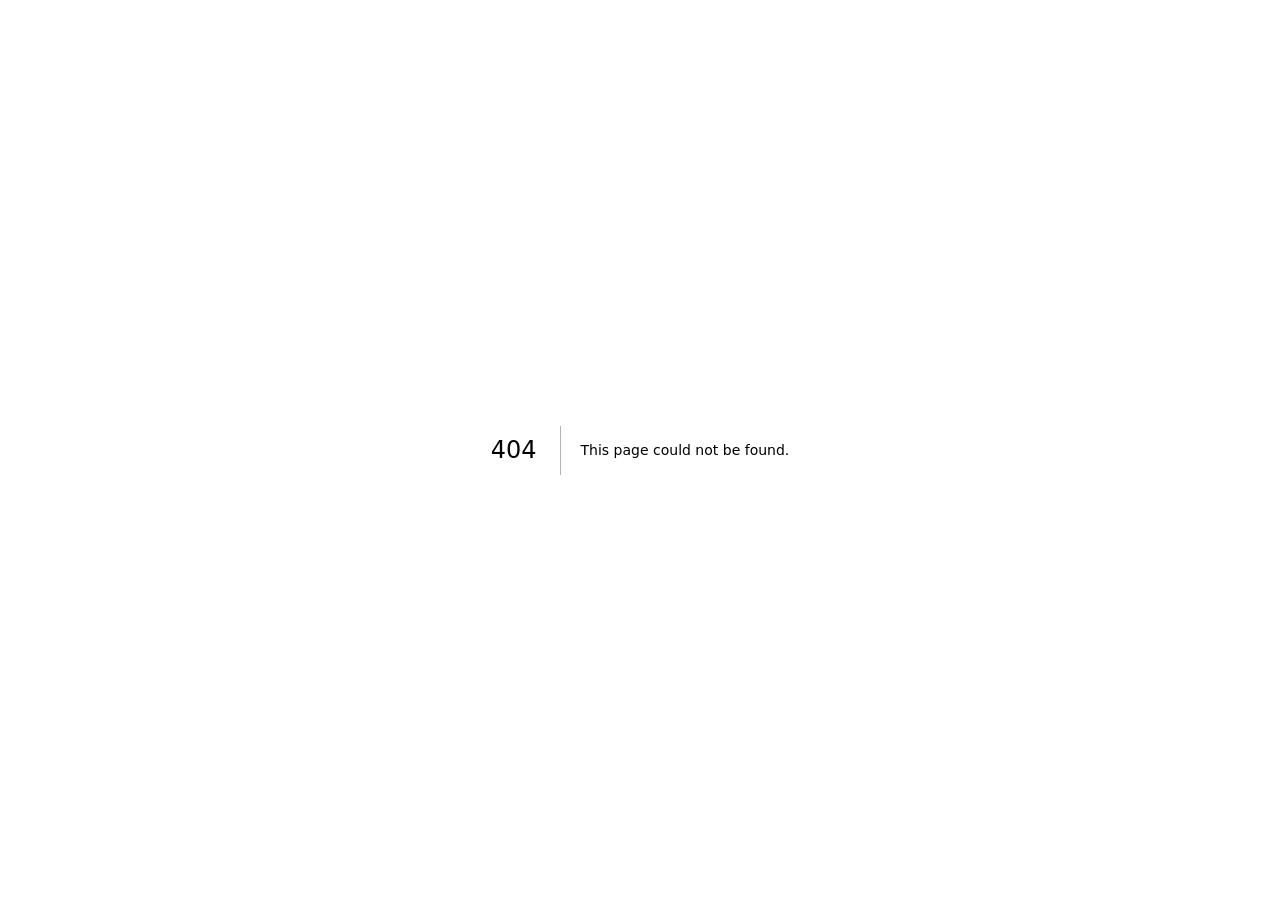
<file: demos/stake-factor/404/index.html>
<!DOCTYPE html><!--ObqKSbaXNvMbyYHkWQiwy--><html lang="en" class="__variable_14ea2d __variable_701e70 __variable_617e9e"><head><meta charSet="utf-8"/><meta name="viewport" content="width=device-width, initial-scale=1"/><link rel="preload" href="/demos/stake-factor/_next/static/media/98e207f02528a563-s.p.woff2" as="font" crossorigin="" type="font/woff2"/><link rel="preload" href="/demos/stake-factor/_next/static/media/d3ebbfd689654d3a-s.p.woff2" as="font" crossorigin="" type="font/woff2"/><link rel="preload" href="/demos/stake-factor/_next/static/media/e4af272ccee01ff0-s.p.woff2" as="font" crossorigin="" type="font/woff2"/><link rel="preload" href="/demos/stake-factor/_next/static/media/e6099e249fd938cc-s.p.woff2" as="font" crossorigin="" type="font/woff2"/><link rel="stylesheet" href="/demos/stake-factor/_next/static/css/afb30c89fc1c34ac.css" data-precedence="next"/><link rel="preload" as="script" fetchPriority="low" href="/demos/stake-factor/_next/static/chunks/webpack-c13099713e78e15b.js"/><script src="/demos/stake-factor/_next/static/chunks/4bd1b696-c023c6e3521b1417.js" async=""></script><script src="/demos/stake-factor/_next/static/chunks/255-75e0370613b94d79.js" async=""></script><script src="/demos/stake-factor/_next/static/chunks/main-app-fb8bab86e870250a.js" async=""></script><meta name="robots" content="noindex"/><meta name="next-size-adjust" content=""/><title>404: This page could not be found.</title><title>Stake Factor</title><meta name="description" content="How many settled bets it takes to tell a sharp bettor from a lucky one, and what acting on it costs. Real market prices, simulated accounts, twelve figures."/><link rel="canonical" href="https://max-nudelman.github.io/demos/stake-factor/"/><meta property="og:title" content="Stake Factor"/><meta property="og:description" content="How many settled bets it takes to tell a sharp bettor from a lucky one, and what acting on it costs. Real market prices, simulated accounts, twelve figures."/><meta property="og:url" content="https://max-nudelman.github.io/demos/stake-factor/"/><meta property="og:site_name" content="Max Nudelman"/><meta property="og:image" content="https://max-nudelman.github.io/assets/img/cards/stake-factor.jpg"/><meta property="og:image:width" content="1200"/><meta property="og:image:height" content="630"/><meta property="og:type" content="article"/><meta name="twitter:card" content="summary_large_image"/><meta name="twitter:title" content="Stake Factor"/><meta name="twitter:description" content="How many settled bets it takes to tell a sharp bettor from a lucky one, and what acting on it costs. Real market prices, simulated accounts, twelve figures."/><meta name="twitter:image" content="https://max-nudelman.github.io/assets/img/cards/stake-factor.jpg"/><meta name="twitter:image:width" content="1200"/><meta name="twitter:image:height" content="630"/><script src="/demos/stake-factor/_next/static/chunks/polyfills-42372ed130431b0a.js" noModule=""></script></head><body class="bg-background font-sans text-foreground"><div hidden=""><!--$--><!--/$--></div><div style="font-family:system-ui,&quot;Segoe UI&quot;,Roboto,Helvetica,Arial,sans-serif,&quot;Apple Color Emoji&quot;,&quot;Segoe UI Emoji&quot;;height:100vh;text-align:center;display:flex;flex-direction:column;align-items:center;justify-content:center"><div><style>body{color:#000;background:#fff;margin:0}.next-error-h1{border-right:1px solid rgba(0,0,0,.3)}@media (prefers-color-scheme:dark){body{color:#fff;background:#000}.next-error-h1{border-right:1px solid rgba(255,255,255,.3)}}</style><h1 class="next-error-h1" style="display:inline-block;margin:0 20px 0 0;padding:0 23px 0 0;font-size:24px;font-weight:500;vertical-align:top;line-height:49px">404</h1><div style="display:inline-block"><h2 style="font-size:14px;font-weight:400;line-height:49px;margin:0">This page could not be found.</h2></div></div></div><!--$--><!--/$--><script src="/demos/stake-factor/_next/static/chunks/webpack-c13099713e78e15b.js" id="_R_" async=""></script><script>(self.__next_f=self.__next_f||[]).push([0])</script><script>self.__next_f.push([1,"1:\"$Sreact.fragment\"\n2:I[9766,[],\"\"]\n3:I[8924,[],\"\"]\n4:I[4431,[],\"OutletBoundary\"]\n6:I[5278,[],\"AsyncMetadataOutlet\"]\n8:I[4431,[],\"ViewportBoundary\"]\na:I[4431,[],\"MetadataBoundary\"]\nb:\"$Sreact.suspense\"\nd:I[7150,[],\"\"]\n:HL[\"/demos/stake-factor/_next/static/media/98e207f02528a563-s.p.woff2\",\"font\",{\"crossOrigin\":\"\",\"type\":\"font/woff2\"}]\n:HL[\"/demos/stake-factor/_next/static/media/d3ebbfd689654d3a-s.p.woff2\",\"font\",{\"crossOrigin\":\"\",\"type\":\"font/woff2\"}]\n:HL[\"/demos/stake-factor/_next/static/media/e4af272ccee01ff0-s.p.woff2\",\"font\",{\"crossOrigin\":\"\",\"type\":\"font/woff2\"}]\n:HL[\"/demos/stake-factor/_next/static/media/e6099e249fd938cc-s.p.woff2\",\"font\",{\"crossOrigin\":\"\",\"type\":\"font/woff2\"}]\n:HL[\"/demos/stake-factor/_next/static/css/afb30c89fc1c34ac.css\",\"style\"]\n"])</script><script>self.__next_f.push([1,"0:{\"P\":null,\"b\":\"ObqKSbaXNvMbyYHkWQiwy\",\"p\":\"/demos/stake-factor\",\"c\":[\"\",\"_not-found\",\"\"],\"i\":false,\"f\":[[[\"\",{\"children\":[\"/_not-found\",{\"children\":[\"__PAGE__\",{}]}]},\"$undefined\",\"$undefined\",true],[\"\",[\"$\",\"$1\",\"c\",{\"children\":[[[\"$\",\"link\",\"0\",{\"rel\":\"stylesheet\",\"href\":\"/demos/stake-factor/_next/static/css/afb30c89fc1c34ac.css\",\"precedence\":\"next\",\"crossOrigin\":\"$undefined\",\"nonce\":\"$undefined\"}]],[\"$\",\"html\",null,{\"lang\":\"en\",\"className\":\"__variable_14ea2d __variable_701e70 __variable_617e9e\",\"children\":[\"$\",\"body\",null,{\"className\":\"bg-background font-sans text-foreground\",\"children\":[\"$\",\"$L2\",null,{\"parallelRouterKey\":\"children\",\"error\":\"$undefined\",\"errorStyles\":\"$undefined\",\"errorScripts\":\"$undefined\",\"template\":[\"$\",\"$L3\",null,{}],\"templateStyles\":\"$undefined\",\"templateScripts\":\"$undefined\",\"notFound\":\"$undefined\",\"forbidden\":\"$undefined\",\"unauthorized\":\"$undefined\"}]}]}]]}],{\"children\":[\"/_not-found\",[\"$\",\"$1\",\"c\",{\"children\":[null,[\"$\",\"$L2\",null,{\"parallelRouterKey\":\"children\",\"error\":\"$undefined\",\"errorStyles\":\"$undefined\",\"errorScripts\":\"$undefined\",\"template\":[\"$\",\"$L3\",null,{}],\"templateStyles\":\"$undefined\",\"templateScripts\":\"$undefined\",\"notFound\":\"$undefined\",\"forbidden\":\"$undefined\",\"unauthorized\":\"$undefined\"}]]}],{\"children\":[\"__PAGE__\",[\"$\",\"$1\",\"c\",{\"children\":[[[\"$\",\"title\",null,{\"children\":\"404: This page could not be found.\"}],[\"$\",\"div\",null,{\"style\":{\"fontFamily\":\"system-ui,\\\"Segoe UI\\\",Roboto,Helvetica,Arial,sans-serif,\\\"Apple Color Emoji\\\",\\\"Segoe UI Emoji\\\"\",\"height\":\"100vh\",\"textAlign\":\"center\",\"display\":\"flex\",\"flexDirection\":\"column\",\"alignItems\":\"center\",\"justifyContent\":\"center\"},\"children\":[\"$\",\"div\",null,{\"children\":[[\"$\",\"style\",null,{\"dangerouslySetInnerHTML\":{\"__html\":\"body{color:#000;background:#fff;margin:0}.next-error-h1{border-right:1px solid rgba(0,0,0,.3)}@media (prefers-color-scheme:dark){body{color:#fff;background:#000}.next-error-h1{border-right:1px solid rgba(255,255,255,.3)}}\"}}],[\"$\",\"h1\",null,{\"className\":\"next-error-h1\",\"style\":{\"display\":\"inline-block\",\"margin\":\"0 20px 0 0\",\"padding\":\"0 23px 0 0\",\"fontSize\":24,\"fontWeight\":500,\"verticalAlign\":\"top\",\"lineHeight\":\"49px\"},\"children\":404}],[\"$\",\"div\",null,{\"style\":{\"display\":\"inline-block\"},\"children\":[\"$\",\"h2\",null,{\"style\":{\"fontSize\":14,\"fontWeight\":400,\"lineHeight\":\"49px\",\"margin\":0},\"children\":\"This page could not be found.\"}]}]]}]}]],null,[\"$\",\"$L4\",null,{\"children\":[\"$L5\",[\"$\",\"$L6\",null,{\"promise\":\"$@7\"}]]}]]}],{},null,false]},null,false]},null,false],[\"$\",\"$1\",\"h\",{\"children\":[[\"$\",\"meta\",null,{\"name\":\"robots\",\"content\":\"noindex\"}],[[\"$\",\"$L8\",null,{\"children\":\"$L9\"}],[\"$\",\"meta\",null,{\"name\":\"next-size-adjust\",\"content\":\"\"}]],[\"$\",\"$La\",null,{\"children\":[\"$\",\"div\",null,{\"hidden\":true,\"children\":[\"$\",\"$b\",null,{\"fallback\":null,\"children\":\"$Lc\"}]}]}]]}],false]],\"m\":\"$undefined\",\"G\":[\"$d\",[]],\"s\":false,\"S\":true}\n"])</script><script>self.__next_f.push([1,"9:[[\"$\",\"meta\",\"0\",{\"charSet\":\"utf-8\"}],[\"$\",\"meta\",\"1\",{\"name\":\"viewport\",\"content\":\"width=device-width, initial-scale=1\"}]]\n5:null\n"])</script><script>self.__next_f.push([1,"7:{\"metadata\":[[\"$\",\"title\",\"0\",{\"children\":\"Stake Factor\"}],[\"$\",\"meta\",\"1\",{\"name\":\"description\",\"content\":\"How many settled bets it takes to tell a sharp bettor from a lucky one, and what acting on it costs. Real market prices, simulated accounts, twelve figures.\"}],[\"$\",\"link\",\"2\",{\"rel\":\"canonical\",\"href\":\"https://max-nudelman.github.io/demos/stake-factor/\"}],[\"$\",\"meta\",\"3\",{\"property\":\"og:title\",\"content\":\"Stake Factor\"}],[\"$\",\"meta\",\"4\",{\"property\":\"og:description\",\"content\":\"How many settled bets it takes to tell a sharp bettor from a lucky one, and what acting on it costs. Real market prices, simulated accounts, twelve figures.\"}],[\"$\",\"meta\",\"5\",{\"property\":\"og:url\",\"content\":\"https://max-nudelman.github.io/demos/stake-factor/\"}],[\"$\",\"meta\",\"6\",{\"property\":\"og:site_name\",\"content\":\"Max Nudelman\"}],[\"$\",\"meta\",\"7\",{\"property\":\"og:image\",\"content\":\"https://max-nudelman.github.io/assets/img/cards/stake-factor.jpg\"}],[\"$\",\"meta\",\"8\",{\"property\":\"og:image:width\",\"content\":\"1200\"}],[\"$\",\"meta\",\"9\",{\"property\":\"og:image:height\",\"content\":\"630\"}],[\"$\",\"meta\",\"10\",{\"property\":\"og:type\",\"content\":\"article\"}],[\"$\",\"meta\",\"11\",{\"name\":\"twitter:card\",\"content\":\"summary_large_image\"}],[\"$\",\"meta\",\"12\",{\"name\":\"twitter:title\",\"content\":\"Stake Factor\"}],[\"$\",\"meta\",\"13\",{\"name\":\"twitter:description\",\"content\":\"How many settled bets it takes to tell a sharp bettor from a lucky one, and what acting on it costs. Real market prices, simulated accounts, twelve figures.\"}],[\"$\",\"meta\",\"14\",{\"name\":\"twitter:image\",\"content\":\"https://max-nudelman.github.io/assets/img/cards/stake-factor.jpg\"}],[\"$\",\"meta\",\"15\",{\"name\":\"twitter:image:width\",\"content\":\"1200\"}],[\"$\",\"meta\",\"16\",{\"name\":\"twitter:image:height\",\"content\":\"630\"}]],\"error\":null,\"digest\":\"$undefined\"}\n"])</script><script>self.__next_f.push([1,"c:\"$7:metadata\"\n"])</script></body></html>
</file>
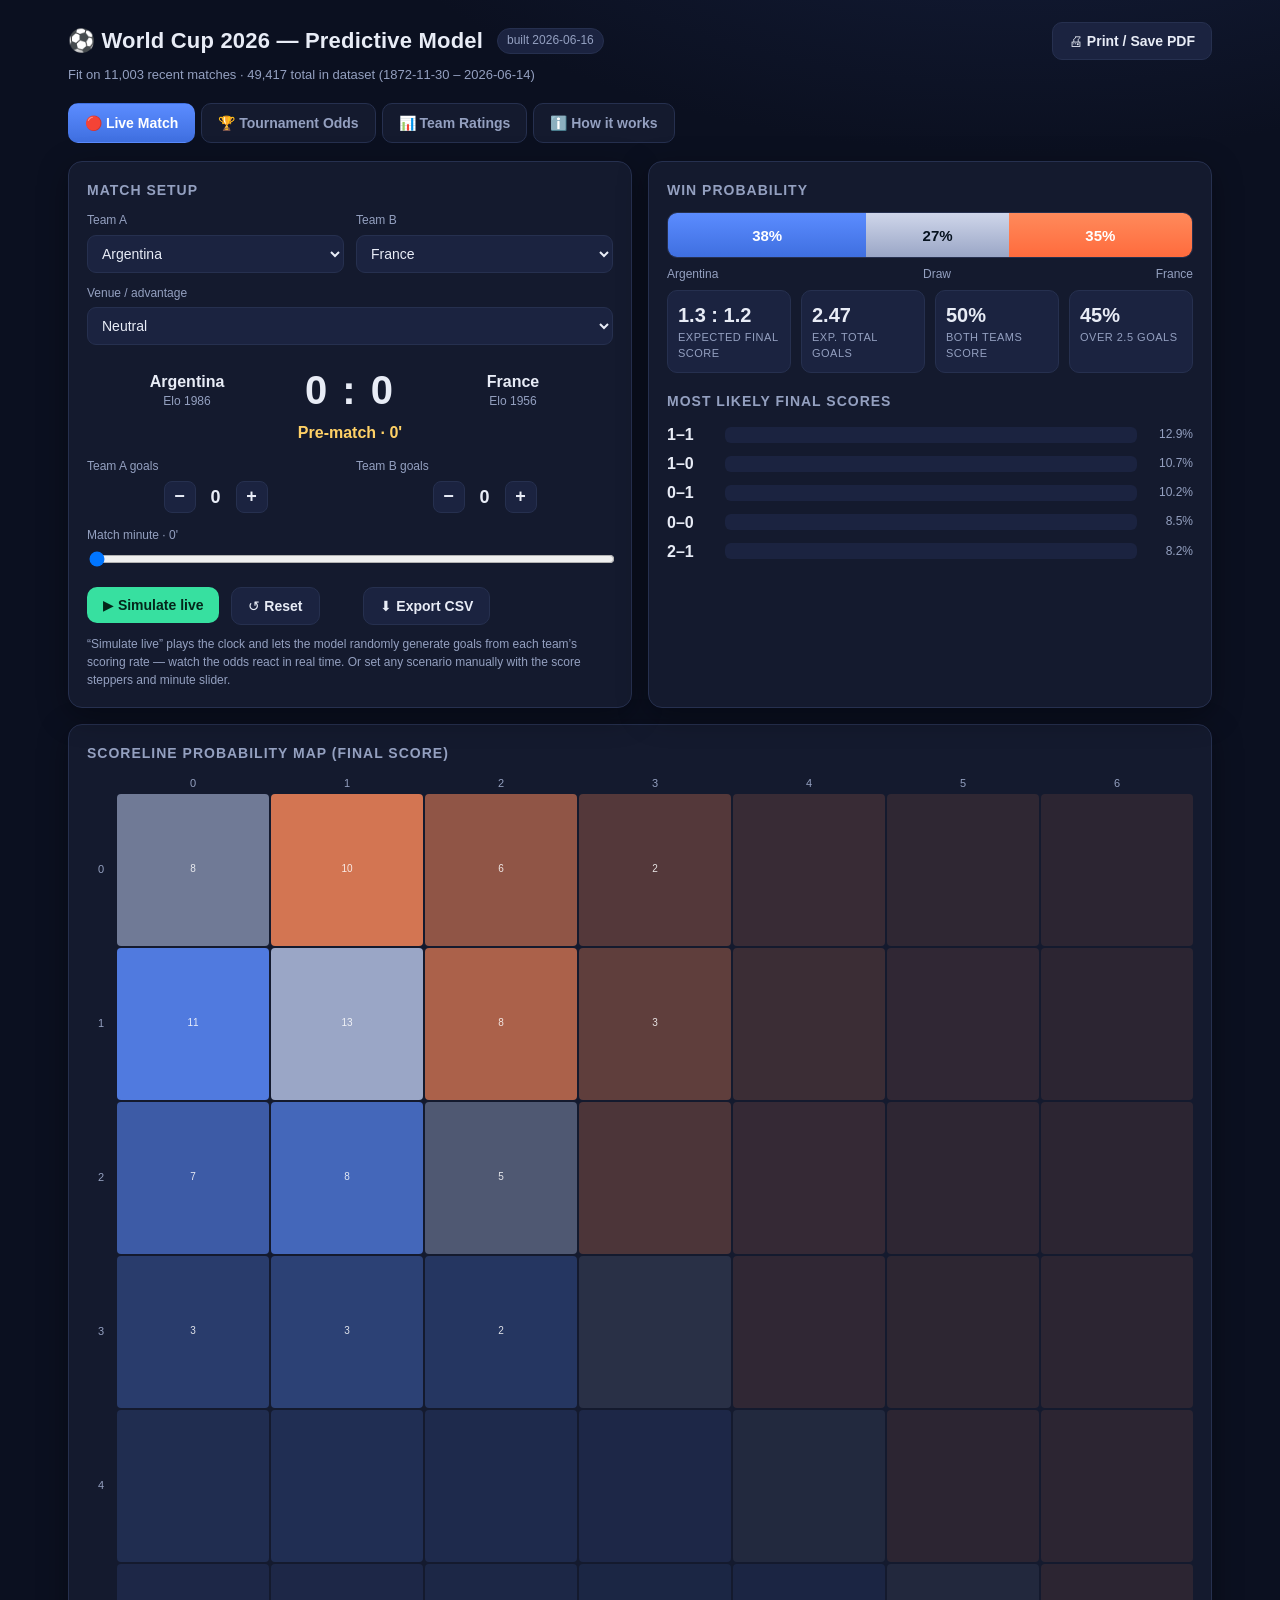
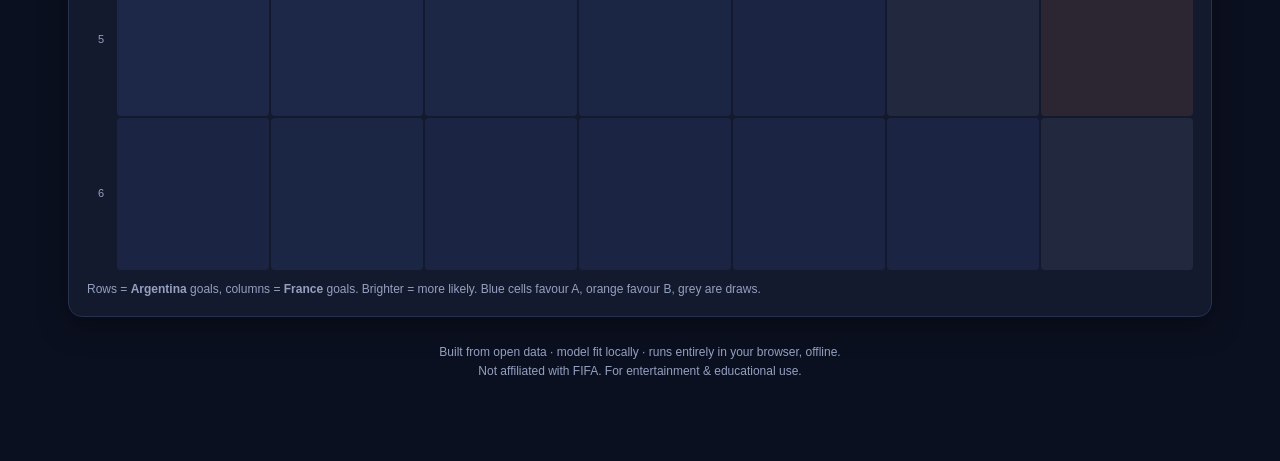
<file: demos/world-cup-2026.html>
<!DOCTYPE html>
<html lang="en">
<head>
<meta charset="utf-8">
<link rel="icon" href="../assets/favicon.svg" type="image/svg+xml">
<meta name="viewport" content="width=device-width, initial-scale=1">
<title>World Cup 2026 — Live Predictive Model</title>
<style>
  :root{
    --bg:#0b1020; --panel:#141a2e; --panel2:#1b2340; --line:#26304f;
    --ink:#e8ecf6; --mut:#94a0c0; --acc:#37e0a0; --acc2:#5b8cff;
    --warn:#ff6b6b; --gold:#ffd166; --draw:#9aa6c6;
    --shadow:0 8px 30px rgba(0,0,0,.35);
    font-synthesis:none;
  }
  *{box-sizing:border-box}
  body{margin:0;background:radial-gradient(1200px 600px at 80% -10%,#16203f 0,transparent 60%),var(--bg);
       color:var(--ink);font-family:-apple-system,BlinkMacSystemFont,"Segoe UI",Roboto,Helvetica,Arial,sans-serif;
       -webkit-font-smoothing:antialiased;line-height:1.45;
       -webkit-print-color-adjust:exact;print-color-adjust:exact}
  .wrap{max-width:1180px;margin:0 auto;padding:22px 18px 80px}
  header.top{display:flex;align-items:center;gap:14px;flex-wrap:wrap;margin-bottom:6px}
  header.top h1{font-size:22px;margin:0;letter-spacing:.2px}
  .badge{background:var(--panel2);color:var(--mut);border:1px solid var(--line);
         padding:3px 9px;border-radius:999px;font-size:12px}
  .sub{color:var(--mut);font-size:13px;margin:2px 0 18px}
  .tabs{display:flex;gap:6px;margin:0 0 18px;flex-wrap:wrap}
  .tab{background:var(--panel);border:1px solid var(--line);color:var(--mut);
       padding:9px 16px;border-radius:10px;cursor:pointer;font-size:14px;font-weight:600}
  .tab.active{background:linear-gradient(180deg,var(--acc2),#3f6fe0);color:#fff;border-color:transparent}
  .panel{background:var(--panel);border:1px solid var(--line);border-radius:14px;
         padding:18px;box-shadow:var(--shadow)}
  .grid{display:grid;gap:16px}
  .g2{grid-template-columns:1fr 1fr}
  .g3{grid-template-columns:1.2fr 1fr 1fr}
  @media(max-width:880px){.g2,.g3{grid-template-columns:1fr}}
  h2.sec{font-size:14px;text-transform:uppercase;letter-spacing:1px;color:var(--mut);margin:0 0 12px}
  label.f{display:block;font-size:12px;color:var(--mut);margin:0 0 5px}
  select,input[type=number]{background:var(--panel2);color:var(--ink);border:1px solid var(--line);
    border-radius:9px;padding:9px 10px;font-size:14px;width:100%}
  .row{display:flex;gap:12px;flex-wrap:wrap}
  .row>div{flex:1;min-width:120px}
  button.btn{background:var(--acc);color:#04261a;border:none;border-radius:10px;padding:10px 16px;
    font-weight:700;cursor:pointer;font-size:14px}
  button.btn.alt{background:var(--panel2);color:var(--ink);border:1px solid var(--line)}
  button.btn:disabled{opacity:.5;cursor:default}
  /* odds bar */
  .oddsbar{display:flex;height:46px;border-radius:10px;overflow:hidden;border:1px solid var(--line);margin:8px 0}
  .oddsbar div{display:flex;align-items:center;justify-content:center;font-weight:800;font-size:15px;
    color:#06121f;transition:width .5s cubic-bezier(.4,0,.2,1);min-width:0;white-space:nowrap;overflow:hidden}
  .oddsbar .h{background:linear-gradient(180deg,#5b8cff,#3f6fe0);color:#fff}
  .oddsbar .d{background:linear-gradient(180deg,#cfd6ea,#9aa6c6)}
  .oddsbar .a{background:linear-gradient(180deg,#ff8a5b,#ff6b3d);color:#fff}
  .scoreboard{display:flex;align-items:center;justify-content:center;gap:18px;margin:6px 0 2px}
  .scoreboard .t{flex:1;text-align:center}
  .scoreboard .t .nm{font-weight:700;font-size:16px}
  .scoreboard .t .el{color:var(--mut);font-size:12px}
  .scoreboard .sc{font-size:40px;font-weight:800;letter-spacing:2px;font-variant-numeric:tabular-nums}
  .clock{text-align:center;color:var(--gold);font-weight:700;font-variant-numeric:tabular-nums;margin-top:2px}
  .clock.live::before{content:"● ";color:var(--warn);animation:pulse 1s infinite}
  @keyframes pulse{50%{opacity:.3}}
  .stepper{display:flex;align-items:center;gap:8px;justify-content:center}
  .stepper button{width:32px;height:32px;border-radius:8px;border:1px solid var(--line);
    background:var(--panel2);color:var(--ink);font-size:18px;cursor:pointer;font-weight:700}
  input[type=range]{width:100%}
  /* stat chips */
  .chips{display:grid;grid-template-columns:repeat(auto-fit,minmax(120px,1fr));gap:10px;margin-top:6px}
  .chip{background:var(--panel2);border:1px solid var(--line);border-radius:10px;padding:10px}
  .chip .v{font-size:20px;font-weight:800}
  .chip .k{font-size:11px;color:var(--mut);text-transform:uppercase;letter-spacing:.5px}
  /* scoreline list */
  .topscores{list-style:none;padding:0;margin:6px 0 0}
  .topscores li{display:flex;align-items:center;gap:10px;margin:6px 0}
  .topscores .ln{font-weight:700;font-variant-numeric:tabular-nums;width:48px}
  .topscores .barwrap{flex:1;background:var(--panel2);border-radius:6px;height:16px;overflow:hidden}
  .topscores .bar{height:100%;background:linear-gradient(90deg,var(--acc),#2bbf86)}
  .topscores .pc{width:46px;text-align:right;color:var(--mut);font-size:12px}
  /* heatmap */
  .heat{display:grid;gap:2px;margin-top:8px}
  .heat .cell{aspect-ratio:1;border-radius:4px;display:flex;align-items:center;justify-content:center;
    font-size:10px;color:rgba(255,255,255,.85)}
  .heat .lbl{font-size:11px;color:var(--mut);display:flex;align-items:center;justify-content:center}
  /* form pips */
  .form{display:inline-flex;gap:3px}
  .pip{width:16px;height:16px;border-radius:4px;font-size:10px;font-weight:800;color:#06121f;
    display:flex;align-items:center;justify-content:center}
  .pip.W{background:var(--acc)} .pip.D{background:var(--draw)} .pip.L{background:var(--warn);color:#fff}
  /* tables */
  table{width:100%;border-collapse:collapse;font-size:13px}
  th,td{padding:8px 10px;text-align:left;border-bottom:1px solid var(--line)}
  th{color:var(--mut);font-size:11px;text-transform:uppercase;letter-spacing:.5px;cursor:pointer;user-select:none}
  td.num,th.num{text-align:right;font-variant-numeric:tabular-nums}
  tr:hover td{background:rgba(91,140,255,.06)}
  .barcell{position:relative}
  .barcell .b{position:absolute;left:0;top:0;bottom:0;background:rgba(55,224,160,.16);border-radius:4px}
  .barcell span{position:relative}
  /* tournament */
  .winrow{display:flex;align-items:center;gap:10px;margin:5px 0}
  .winrow .nm{width:150px;font-size:13px;font-weight:600;white-space:nowrap;overflow:hidden;text-overflow:ellipsis}
  .winrow .barwrap{flex:1;background:var(--panel2);border-radius:6px;height:18px;overflow:hidden}
  .winrow .bar{height:100%;background:linear-gradient(90deg,var(--gold),#f0a500);border-radius:6px}
  .winrow .pc{width:54px;text-align:right;font-variant-numeric:tabular-nums;font-weight:700}
  .groups{display:grid;grid-template-columns:repeat(auto-fit,minmax(200px,1fr));gap:12px}
  .grp{background:var(--panel2);border:1px solid var(--line);border-radius:10px;padding:10px}
  .grp h4{margin:0 0 6px;font-size:13px}
  .grp .gt{display:flex;justify-content:space-between;font-size:12px;padding:3px 0;color:var(--mut)}
  .grp .gt b{color:var(--ink);font-weight:600}
  .note{color:var(--mut);font-size:12px;margin-top:10px;line-height:1.5}
  .exprow{display:flex;justify-content:flex-end;margin-bottom:10px}
  @media print{
    .tabs,#printBtn,#playBtn,#resetBtn,#simBtn,.stepper button,input[type=range],
    .exprow,.note button{display:none!important}
    body{background:#fff}
    .panel{break-inside:avoid;box-shadow:none}
    .wrap{max-width:100%}
  }
  .spin{display:inline-block;width:14px;height:14px;border:2px solid rgba(255,255,255,.3);
    border-top-color:#fff;border-radius:50%;animation:sp .7s linear infinite;vertical-align:-2px}
  @keyframes sp{to{transform:rotate(360deg)}}
  .hidden{display:none}
  footer{color:var(--mut);font-size:12px;margin-top:26px;text-align:center;line-height:1.6}
  a{color:var(--acc2)}
</style>
</head>
<body>
<div class="wrap">
  <header class="top">
    <h1>⚽ World Cup 2026 — Predictive Model</h1>
    <span class="badge" id="metaBadge">loading…</span>
    <button class="btn alt" id="printBtn" style="margin-left:auto">🖨 Print / Save PDF</button>
  </header>
  <div class="sub" id="metaSub"></div>

  <div class="tabs">
    <div class="tab active" data-tab="live">🔴 Live Match</div>
    <div class="tab" data-tab="tourn">🏆 Tournament Odds</div>
    <div class="tab" data-tab="ratings">📊 Team Ratings</div>
    <div class="tab" data-tab="about">ℹ️ How it works</div>
  </div>

  <!-- ============================================ LIVE MATCH ============= -->
  <section id="tab-live">
    <div class="grid g2">
      <div class="panel">
        <h2 class="sec">Match setup</h2>
        <div class="row">
          <div><label class="f">Team A</label><select id="teamH"></select></div>
          <div><label class="f">Team B</label><select id="teamA"></select></div>
        </div>
        <div class="row" style="margin-top:12px">
          <div><label class="f">Venue / advantage</label>
            <select id="venue">
              <option value="neutral">Neutral</option>
              <option value="home">Team A home</option>
              <option value="away">Team B home</option>
            </select>
          </div>
        </div>

        <div class="scoreboard" style="margin-top:16px">
          <div class="t"><div class="nm" id="nmH"></div><div class="el" id="elH"></div></div>
          <div class="sc"><span id="scH">0</span> : <span id="scA">0</span></div>
          <div class="t"><div class="nm" id="nmA"></div><div class="el" id="elA"></div></div>
        </div>
        <div class="clock" id="clock">Pre-match · 0'</div>

        <div class="row" style="margin-top:14px;align-items:flex-end">
          <div>
            <label class="f">Team A goals</label>
            <div class="stepper"><button data-g="H" data-d="-1">−</button>
              <span id="stH" style="min-width:24px;text-align:center;font-weight:800;font-size:18px">0</span>
              <button data-g="H" data-d="1">+</button></div>
          </div>
          <div>
            <label class="f">Team B goals</label>
            <div class="stepper"><button data-g="A" data-d="-1">−</button>
              <span id="stA" style="min-width:24px;text-align:center;font-weight:800;font-size:18px">0</span>
              <button data-g="A" data-d="1">+</button></div>
          </div>
        </div>
        <div style="margin-top:14px">
          <label class="f">Match minute · <span id="minLbl">0</span>'</label>
          <input type="range" id="minute" min="0" max="90" value="0" step="1">
        </div>
        <div class="row" style="margin-top:14px">
          <div style="flex:0 0 auto"><button class="btn" id="playBtn">▶ Simulate live</button></div>
          <div style="flex:0 0 auto"><button class="btn alt" id="resetBtn">↺ Reset</button></div>
          <div style="flex:0 0 auto"><button class="btn alt" id="expLive">⬇ Export CSV</button></div>
        </div>
        <div class="note">“Simulate live” plays the clock and lets the model randomly generate goals
          from each team’s scoring rate — watch the odds react in real time. Or set any scenario manually
          with the score steppers and minute slider.</div>
      </div>

      <div class="panel">
        <h2 class="sec">Win probability <span id="liveTag" class="badge hidden">LIVE</span></h2>
        <div class="oddsbar">
          <div class="h" id="obH">—</div><div class="d" id="obD">—</div><div class="a" id="obA">—</div>
        </div>
        <div style="display:flex;justify-content:space-between;font-size:12px;color:var(--mut)">
          <span id="lblH">Team A</span><span>Draw</span><span id="lblA">Team B</span>
        </div>

        <div class="chips">
          <div class="chip"><div class="v" id="cExp">—</div><div class="k">Expected final score</div></div>
          <div class="chip"><div class="v" id="cTot">—</div><div class="k">Exp. total goals</div></div>
          <div class="chip"><div class="v" id="cBtts">—</div><div class="k">Both teams score</div></div>
          <div class="chip"><div class="v" id="cOver">—</div><div class="k">Over 2.5 goals</div></div>
        </div>

        <h2 class="sec" style="margin-top:18px">Most likely final scores</h2>
        <ul class="topscores" id="topScores"></ul>
      </div>
    </div>

    <div class="panel" style="margin-top:16px">
      <h2 class="sec">Scoreline probability map (final score)</h2>
      <div id="heat" class="heat"></div>
      <div class="note">Rows = <b id="hmH">Team A</b> goals, columns = <b id="hmA">Team B</b> goals.
        Brighter = more likely. Blue cells favour A, orange favour B, grey are draws.</div>
    </div>
  </section>

  <!-- ============================================ TOURNAMENT ============= -->
  <section id="tab-tourn" class="hidden">
    <div class="panel">
      <h2 class="sec">Monte Carlo tournament simulation</h2>
      <div class="row" style="align-items:flex-end">
        <div style="flex:0 0 auto">
          <label class="f">Simulations</label>
          <select id="nSims" style="width:auto">
            <option>2000</option><option selected>5000</option><option>10000</option><option>20000</option>
          </select>
        </div>
        <div style="flex:0 0 auto"><button class="btn" id="simBtn">🎲 Run simulation</button></div>
        <div style="flex:0 0 auto"><button class="btn alt" id="expTourn" disabled>⬇ Export CSV</button></div>
        <div style="flex:1;color:var(--mut);font-size:13px" id="simStatus">
          Simulates all 104 group games + the knockout bracket, sampling every score from the Poisson model.
        </div>
      </div>
    </div>

    <div class="grid g2" style="margin-top:16px">
      <div class="panel">
        <h2 class="sec">🏆 Championship odds</h2>
        <div id="winners"><div class="note">Run a simulation to see title odds.</div></div>
      </div>
      <div class="panel">
        <h2 class="sec">Stage-reach probabilities</h2>
        <div style="overflow:auto;max-height:520px">
          <table id="stageTbl"><thead><tr>
            <th>Team</th><th class="num">Win</th><th class="num">Final</th>
            <th class="num">Semi</th><th class="num">QF</th><th class="num">R16</th><th class="num">Adv.</th>
          </tr></thead><tbody></tbody></table>
        </div>
      </div>
    </div>

    <div class="panel" style="margin-top:16px">
      <h2 class="sec">Groups</h2>
      <div class="groups" id="groupsBox"></div>
    </div>
  </section>

  <!-- ============================================ RATINGS =============== -->
  <section id="tab-ratings" class="hidden">
    <div class="panel">
      <h2 class="sec">Team strength ratings (click a header to sort)</h2>
      <div class="exprow"><button class="btn alt" id="expRatings">⬇ Export CSV</button></div>
      <div style="overflow:auto">
        <table id="ratingsTbl"><thead><tr>
          <th data-sort="rank" class="num">#</th>
          <th data-sort="name">Team</th>
          <th data-sort="elo" class="num">Elo</th>
          <th data-sort="attIdx" class="num">Attack</th>
          <th data-sort="defIdx" class="num">Defence</th>
          <th data-sort="xgFor" class="num">xG for</th>
          <th data-sort="xgAg" class="num">xG ag.</th>
          <th data-sort="formPts">Form (last 10)</th>
        </tr></thead><tbody></tbody></table>
      </div>
      <div class="note">Attack/Defence are multiplicative indices where 1.00 = an average team.
        Attack 1.40 ⇒ scores 40% more than average; Defence 1.40 ⇒ concedes ~40% fewer.
        xG for/ag. are expected goals against an average opponent on neutral ground.</div>
    </div>
  </section>

  <!-- ============================================ ABOUT ================= -->
  <section id="tab-about" class="hidden">
    <div class="panel">
      <h2 class="sec">How the model works</h2>
      <div style="font-size:14px;line-height:1.7;color:var(--ink)">
        <p><b>Data.</b> Built from <span id="aboutN"></span> international matches
        (<span id="aboutRange"></span>) from the public
        <a href="https://github.com/martj42/international_results">martj42/international_results</a> dataset —
        every World Cup, qualifier, continental cup and friendly.</p>
        <p><b>Team strength.</b> A weighted <b>Poisson attack/defence model</b> is fit by
        ridge-regularised maximum likelihood: each team gets an attacking and a defensive rating, plus a
        global home-advantage term. Recent matches are weighted far more heavily (2.5-year half-life) and
        World-Cup-calibre games count for more than friendlies. An <b>Elo rating</b> is tracked in parallel
        over the full history, weighted by match importance and margin of victory.</p>
        <p><b>Match prediction.</b> Expected goals for each side give two Poisson distributions; their
        product is the full grid of scoreline probabilities, which is summed into win/draw/loss,
        most-likely scores, both-teams-to-score, over/under, etc.</p>
        <p><b>Reactive in-game odds.</b> As the clock runs, only the <i>remaining</i> minutes carry
        expected goals (scaled by time left). The current score is locked in and added to the simulated
        remainder — so a 1-0 lead at the 80th minute correctly collapses the odds toward the leader.</p>
        <p><b>Tournament odds.</b> A Monte Carlo engine plays the whole tournament thousands of times —
        all 12 groups (top two plus the eight best third-placed teams advance) and the knockout bracket,
        sampling every scoreline from the model and settling knockout draws by strength-weighted shootouts.</p>
        <p class="note">Caveats: goals are modelled as independent Poisson (no explicit low-score
        Dixon-Coles correction); the knockout bracket is seeded by group performance rather than the exact
        official slotting; squad news, injuries and red cards aren’t modelled. It’s a solid statistical
        baseline, not a betting guarantee.</p>
      </div>
    </div>
  </section>

  <footer>
    Built from open data · model fit locally · runs entirely in your browser, offline.<br>
    Not affiliated with FIFA. For entertainment & educational use.
  </footer>
</div>

<script>
const MODEL = {"meta": {"built": "2026-06-16", "matches": 49417, "fitMatches": 11003, "dataRange": ["1872-11-30", "2026-06-14"], "source": "martj42/international_results"}, "params": {"mu": 0.19625898498855343, "homeAdv": 0.34027486035012905, "globalAvg": 1.2168420083426825}, "hosts": ["Canada", "Mexico", "United States"], "groups": {"A": ["Mexico", "South Africa", "South Korea", "Czechia"], "B": ["Canada", "Bosnia and Herzegovina", "Qatar", "Switzerland"], "C": ["Brazil", "Morocco", "Haiti", "Scotland"], "D": ["United States", "Australia", "Paraguay", "Türkiye"], "E": ["Germany", "Curaçao", "Ivory Coast", "Ecuador"], "F": ["Netherlands", "Japan", "Sweden", "Tunisia"], "G": ["Belgium", "Egypt", "Iran", "New Zealand"], "H": ["Spain", "Cape Verde", "Saudi Arabia", "Uruguay"], "I": ["France", "Senegal", "Iraq", "Norway"], "J": ["Argentina", "Algeria", "Austria", "Jordan"], "K": ["Portugal", "DR Congo", "Uzbekistan", "Colombia"], "L": ["England", "Croatia", "Ghana", "Panama"]}, "teams": {"Mexico": {"name": "Mexico", "elo": 1842.7, "att": 0.0481, "dfn": 0.0928, "attIdx": 1.049, "defIdx": 1.097, "xgFor": 1.28, "xgAg": 1.11, "form": ["L", "W", "W", "W", "D", "D", "W", "W", "W", "W"], "formPts": 23, "rank": 12}, "South Africa": {"name": "South Africa", "elo": 1635.2, "att": -0.0117, "dfn": 0.0695, "attIdx": 0.988, "defIdx": 1.072, "xgFor": 1.2, "xgAg": 1.14, "form": ["W", "W", "L", "W", "L", "D", "L", "D", "W", "L"], "formPts": 14, "rank": 42}, "South Korea": {"name": "South Korea", "elo": 1808.4, "att": 0.0733, "dfn": 0.0644, "attIdx": 1.076, "defIdx": 1.066, "xgFor": 1.31, "xgAg": 1.14, "form": ["D", "L", "W", "W", "W", "L", "L", "W", "W", "W"], "formPts": 19, "rank": 17}, "Czechia": {"name": "Czechia", "elo": 1683.0, "att": 0.0482, "dfn": 0.025, "attIdx": 1.049, "defIdx": 1.025, "xgFor": 1.28, "xgAg": 1.19, "form": ["D", "D", "L", "W", "W", "D", "D", "W", "W", "L"], "formPts": 16, "rank": 35}, "Canada": {"name": "Canada", "elo": 1753.8, "att": 0.0512, "dfn": 0.0713, "attIdx": 1.053, "defIdx": 1.074, "xgFor": 1.28, "xgAg": 1.13, "form": ["W", "L", "D", "D", "W", "D", "D", "W", "D", "D"], "formPts": 15, "rank": 24}, "Bosnia and Herzegovina": {"name": "Bosnia and Herzegovina", "elo": 1573.2, "att": -0.0257, "dfn": 0.003, "attIdx": 0.975, "defIdx": 1.003, "xgFor": 1.19, "xgAg": 1.21, "form": ["L", "D", "W", "W", "D", "D", "D", "D", "D", "D"], "formPts": 13, "rank": 47}, "Qatar": {"name": "Qatar", "elo": 1618.7, "att": 0.0049, "dfn": -0.008, "attIdx": 1.005, "defIdx": 0.992, "xgFor": 1.22, "xgAg": 1.23, "form": ["L", "D", "W", "L", "L", "D", "L", "L", "D", "D"], "formPts": 7, "rank": 45}, "Switzerland": {"name": "Switzerland", "elo": 1791.0, "att": 0.0644, "dfn": 0.0456, "attIdx": 1.066, "defIdx": 1.047, "xgFor": 1.3, "xgAg": 1.16, "form": ["W", "W", "D", "W", "D", "L", "D", "W", "D", "D"], "formPts": 17, "rank": 20}, "Brazil": {"name": "Brazil", "elo": 1943.0, "att": 0.0856, "dfn": 0.0835, "attIdx": 1.089, "defIdx": 1.087, "xgFor": 1.33, "xgAg": 1.12, "form": ["L", "W", "L", "W", "D", "L", "W", "W", "W", "D"], "formPts": 17, "rank": 4}, "Morocco": {"name": "Morocco", "elo": 1841.0, "att": 0.099, "dfn": 0.1512, "attIdx": 1.104, "defIdx": 1.163, "xgFor": 1.34, "xgAg": 1.05, "form": ["W", "W", "D", "W", "D", "W", "W", "W", "D", "D"], "formPts": 22, "rank": 13}, "Haiti": {"name": "Haiti", "elo": 1632.7, "att": 0.1062, "dfn": 0.0251, "attIdx": 1.112, "defIdx": 1.025, "xgFor": 1.35, "xgAg": 1.19, "form": ["D", "W", "L", "W", "W", "L", "D", "W", "L", "L"], "formPts": 14, "rank": 43}, "Scotland": {"name": "Scotland", "elo": 1692.0, "att": 0.0157, "dfn": 0.0244, "attIdx": 1.016, "defIdx": 1.025, "xgFor": 1.24, "xgAg": 1.19, "form": ["W", "W", "W", "L", "W", "L", "L", "W", "W", "W"], "formPts": 21, "rank": 33}, "United States": {"name": "United States", "elo": 1783.9, "att": 0.0592, "dfn": 0.0415, "attIdx": 1.061, "defIdx": 1.042, "xgFor": 1.29, "xgAg": 1.17, "form": ["W", "D", "W", "W", "W", "L", "L", "W", "L", "W"], "formPts": 19, "rank": 22}, "Australia": {"name": "Australia", "elo": 1807.8, "att": 0.0624, "dfn": 0.0832, "attIdx": 1.064, "defIdx": 1.087, "xgFor": 1.3, "xgAg": 1.12, "form": ["W", "W", "L", "L", "L", "W", "W", "L", "D", "W"], "formPts": 16, "rank": 18}, "Paraguay": {"name": "Paraguay", "elo": 1688.3, "att": -0.0409, "dfn": 0.0314, "attIdx": 0.96, "defIdx": 1.032, "xgFor": 1.17, "xgAg": 1.18, "form": ["D", "W", "D", "L", "L", "W", "W", "L", "W", "L"], "formPts": 14, "rank": 34}, "Türkiye": {"name": "Türkiye", "elo": 1739.8, "att": 0.0623, "dfn": 0.0215, "attIdx": 1.064, "defIdx": 1.022, "xgFor": 1.3, "xgAg": 1.19, "form": ["L", "W", "W", "W", "D", "W", "W", "W", "W", "L"], "formPts": 22, "rank": 27}, "Germany": {"name": "Germany", "elo": 1887.2, "att": 0.1417, "dfn": 0.0449, "attIdx": 1.152, "defIdx": 1.046, "xgFor": 1.4, "xgAg": 1.16, "form": ["W", "W", "W", "W", "W", "W", "W", "W", "W", "W"], "formPts": 30, "rank": 8}, "Curaçao": {"name": "Curaçao", "elo": 1534.7, "att": 0.0461, "dfn": -0.0045, "attIdx": 1.047, "defIdx": 0.996, "xgFor": 1.27, "xgAg": 1.22, "form": ["W", "W", "D", "W", "D", "L", "L", "L", "W", "L"], "formPts": 14, "rank": 48}, "Ivory Coast": {"name": "Ivory Coast", "elo": 1750.5, "att": 0.0575, "dfn": 0.0947, "attIdx": 1.059, "defIdx": 1.099, "xgFor": 1.29, "xgAg": 1.11, "form": ["W", "W", "D", "W", "W", "L", "W", "W", "W", "W"], "formPts": 25, "rank": 25}, "Ecuador": {"name": "Ecuador", "elo": 1786.6, "att": -0.0221, "dfn": 0.0903, "attIdx": 0.978, "defIdx": 1.094, "xgFor": 1.19, "xgAg": 1.11, "form": ["W", "D", "D", "D", "W", "D", "D", "W", "W", "L"], "formPts": 17, "rank": 21}, "Netherlands": {"name": "Netherlands", "elo": 1889.7, "att": 0.1303, "dfn": 0.058, "attIdx": 1.139, "defIdx": 1.06, "xgFor": 1.39, "xgAg": 1.15, "form": ["W", "W", "W", "D", "W", "W", "D", "L", "W", "D"], "formPts": 21, "rank": 7}, "Japan": {"name": "Japan", "elo": 1860.8, "att": 0.1461, "dfn": 0.0903, "attIdx": 1.157, "defIdx": 1.095, "xgFor": 1.41, "xgAg": 1.11, "form": ["D", "L", "D", "W", "W", "W", "W", "W", "W", "D"], "formPts": 21, "rank": 10}, "Sweden": {"name": "Sweden", "elo": 1704.5, "att": 0.0588, "dfn": 0.0118, "attIdx": 1.061, "defIdx": 1.012, "xgFor": 1.29, "xgAg": 1.2, "form": ["L", "L", "L", "L", "D", "W", "W", "L", "D", "W"], "formPts": 11, "rank": 32}, "Tunisia": {"name": "Tunisia", "elo": 1677.5, "att": 0.0127, "dfn": 0.075, "attIdx": 1.013, "defIdx": 1.078, "xgFor": 1.23, "xgAg": 1.13, "form": ["W", "W", "L", "D", "D", "W", "D", "L", "L", "L"], "formPts": 12, "rank": 38}, "Belgium": {"name": "Belgium", "elo": 1850.3, "att": 0.1373, "dfn": 0.0755, "attIdx": 1.147, "defIdx": 1.078, "xgFor": 1.4, "xgAg": 1.13, "form": ["W", "W", "D", "W", "D", "W", "W", "D", "W", "W"], "formPts": 24, "rank": 11}, "Egypt": {"name": "Egypt", "elo": 1735.6, "att": 0.0227, "dfn": 0.1003, "attIdx": 1.023, "defIdx": 1.106, "xgFor": 1.24, "xgAg": 1.1, "form": ["W", "D", "W", "W", "L", "D", "W", "D", "W", "L"], "formPts": 18, "rank": 28}, "Iran": {"name": "Iran", "elo": 1825.4, "att": 0.0973, "dfn": 0.0824, "attIdx": 1.102, "defIdx": 1.086, "xgFor": 1.34, "xgAg": 1.12, "form": ["L", "W", "L", "W", "D", "D", "L", "W", "W", "W"], "formPts": 17, "rank": 16}, "New Zealand": {"name": "New Zealand", "elo": 1674.0, "att": 0.0523, "dfn": 0.0291, "attIdx": 1.054, "defIdx": 1.03, "xgFor": 1.28, "xgAg": 1.18, "form": ["L", "L", "L", "D", "L", "L", "L", "W", "L", "L"], "formPts": 4, "rank": 39}, "Spain": {"name": "Spain", "elo": 2003.0, "att": 0.1614, "dfn": 0.0926, "attIdx": 1.175, "defIdx": 1.097, "xgFor": 1.43, "xgAg": 1.11, "form": ["W", "W", "W", "W", "W", "D", "W", "D", "D", "W"], "formPts": 24, "rank": 1}, "Cape Verde": {"name": "Cape Verde", "elo": 1584.9, "att": -0.0067, "dfn": 0.0443, "attIdx": 0.993, "defIdx": 1.045, "xgFor": 1.21, "xgAg": 1.16, "form": ["W", "W", "D", "W", "D", "D", "L", "D", "W", "L"], "formPts": 16, "rank": 46}, "Saudi Arabia": {"name": "Saudi Arabia", "elo": 1654.6, "att": -0.0218, "dfn": 0.0596, "attIdx": 0.978, "defIdx": 1.061, "xgFor": 1.19, "xgAg": 1.15, "form": ["W", "W", "L", "W", "L", "L", "L", "L", "W", "D"], "formPts": 13, "rank": 40}, "Uruguay": {"name": "Uruguay", "elo": 1834.7, "att": 0.0001, "dfn": 0.0849, "attIdx": 1.0, "defIdx": 1.089, "xgFor": 1.22, "xgAg": 1.12, "form": ["L", "W", "W", "D", "W", "W", "D", "L", "D", "D"], "formPts": 16, "rank": 14}, "France": {"name": "France", "elo": 1955.7, "att": 0.1126, "dfn": 0.0736, "attIdx": 1.119, "defIdx": 1.076, "xgFor": 1.36, "xgAg": 1.13, "form": ["W", "W", "W", "D", "W", "W", "W", "W", "L", "W"], "formPts": 25, "rank": 3}, "Senegal": {"name": "Senegal", "elo": 1807.7, "att": 0.089, "dfn": 0.1133, "attIdx": 1.093, "defIdx": 1.12, "xgFor": 1.33, "xgAg": 1.09, "form": ["D", "W", "W", "W", "W", "L", "W", "W", "L", "D"], "formPts": 20, "rank": 19}, "Iraq": {"name": "Iraq", "elo": 1679.3, "att": -0.0052, "dfn": 0.069, "attIdx": 0.995, "defIdx": 1.071, "xgFor": 1.21, "xgAg": 1.14, "form": ["D", "W", "W", "W", "L", "L", "W", "W", "D", "L"], "formPts": 17, "rank": 36}, "Norway": {"name": "Norway", "elo": 1741.1, "att": 0.1023, "dfn": 0.0533, "attIdx": 1.108, "defIdx": 1.055, "xgFor": 1.35, "xgAg": 1.15, "form": ["W", "W", "W", "D", "W", "W", "L", "D", "W", "D"], "formPts": 21, "rank": 26}, "Argentina": {"name": "Argentina", "elo": 1985.6, "att": 0.112, "dfn": 0.1231, "attIdx": 1.119, "defIdx": 1.131, "xgFor": 1.36, "xgAg": 1.08, "form": ["D", "W", "L", "W", "W", "W", "W", "W", "W", "W"], "formPts": 25, "rank": 2}, "Algeria": {"name": "Algeria", "elo": 1774.5, "att": 0.138, "dfn": 0.1006, "attIdx": 1.148, "defIdx": 1.106, "xgFor": 1.4, "xgAg": 1.1, "form": ["D", "W", "W", "W", "W", "L", "W", "D", "W", "W"], "formPts": 23, "rank": 23}, "Austria": {"name": "Austria", "elo": 1727.4, "att": 0.0659, "dfn": 0.0645, "attIdx": 1.068, "defIdx": 1.067, "xgFor": 1.3, "xgAg": 1.14, "form": ["W", "W", "W", "W", "L", "W", "D", "W", "W", "W"], "formPts": 25, "rank": 31}, "Jordan": {"name": "Jordan", "elo": 1679.1, "att": 0.0486, "dfn": 0.0291, "attIdx": 1.05, "defIdx": 1.03, "xgFor": 1.28, "xgAg": 1.18, "form": ["W", "W", "W", "W", "W", "L", "D", "D", "L", "L"], "formPts": 17, "rank": 37}, "Portugal": {"name": "Portugal", "elo": 1907.0, "att": 0.1414, "dfn": 0.0889, "attIdx": 1.152, "defIdx": 1.093, "xgFor": 1.4, "xgAg": 1.11, "form": ["W", "W", "W", "D", "L", "W", "D", "W", "W", "W"], "formPts": 23, "rank": 6}, "DR Congo": {"name": "DR Congo", "elo": 1652.3, "att": -0.0109, "dfn": 0.0881, "attIdx": 0.989, "defIdx": 1.092, "xgFor": 1.2, "xgAg": 1.11, "form": ["W", "D", "W", "D", "W", "L", "W", "W", "D", "L"], "formPts": 18, "rank": 41}, "Uzbekistan": {"name": "Uzbekistan", "elo": 1732.1, "att": 0.0222, "dfn": 0.0703, "attIdx": 1.022, "defIdx": 1.073, "xgFor": 1.24, "xgAg": 1.13, "form": ["W", "W", "L", "W", "D", "D", "W", "D", "L", "L"], "formPts": 15, "rank": 30}, "Colombia": {"name": "Colombia", "elo": 1878.7, "att": 0.0574, "dfn": 0.0709, "attIdx": 1.059, "defIdx": 1.073, "xgFor": 1.29, "xgAg": 1.13, "form": ["W", "W", "W", "D", "W", "W", "L", "L", "W", "W"], "formPts": 22, "rank": 9}, "England": {"name": "England", "elo": 1916.0, "att": 0.1075, "dfn": 0.1153, "attIdx": 1.113, "defIdx": 1.122, "xgFor": 1.35, "xgAg": 1.08, "form": ["W", "W", "W", "W", "W", "W", "D", "L", "W", "W"], "formPts": 25, "rank": 5}, "Croatia": {"name": "Croatia", "elo": 1830.6, "att": 0.0614, "dfn": 0.0562, "attIdx": 1.063, "defIdx": 1.058, "xgFor": 1.29, "xgAg": 1.15, "form": ["W", "W", "D", "W", "W", "W", "W", "L", "L", "W"], "formPts": 22, "rank": 15}, "Ghana": {"name": "Ghana", "elo": 1623.1, "att": -0.0017, "dfn": 0.0287, "attIdx": 0.998, "defIdx": 1.029, "xgFor": 1.21, "xgAg": 1.18, "form": ["D", "W", "W", "W", "L", "L", "L", "L", "L", "D"], "formPts": 11, "rank": 44}, "Panama": {"name": "Panama", "elo": 1735.5, "att": 0.0461, "dfn": 0.0216, "attIdx": 1.047, "defIdx": 1.022, "xgFor": 1.27, "xgAg": 1.19, "form": ["D", "W", "W", "D", "L", "D", "W", "L", "W", "D"], "formPts": 16, "rank": 29}}};

/* ---------------------------------------------------- math helpers */
const fact=[1];for(let i=1;i<=25;i++)fact[i]=fact[i-1]*i;
function pois(lam,k){return Math.exp(-lam)*Math.pow(lam,k)/fact[k];}
function poisVec(lam,n){const v=[];let s=0;for(let k=0;k<n;k++){v[k]=pois(lam,k);s+=v[k];}
  // dump remaining tail prob into last bucket
  v[n-1]+=Math.max(0,1-s);return v;}

/* ---------------------------------------------------- export helpers */
function dl(filename,text,type){
  const blob=new Blob([text],{type:type||"text/csv;charset=utf-8"});
  const url=URL.createObjectURL(blob);
  const a=document.createElement("a");a.href=url;a.download=filename;
  document.body.appendChild(a);a.click();a.remove();
  setTimeout(()=>URL.revokeObjectURL(url),1500);
}
function csvCell(v){v=v==null?"":String(v);return /[",\n]/.test(v)?'"'+v.replace(/"/g,'""')+'"':v;}
function toCSV(rows){return rows.map(r=>r.map(csvCell).join(",")).join("\n");}

const T=MODEL?MODEL.teams:{}, P=MODEL?MODEL.params:{};
let lastAcc=null; // last tournament simulation result, for export
function abbr(n){const m={"United States":"USA","South Korea":"KOR","South Africa":"RSA",
  "Bosnia and Herzegovina":"BIH","Saudi Arabia":"KSA","New Zealand":"NZL","Ivory Coast":"CIV",
  "DR Congo":"COD","Cape Verde":"CPV","Czechia":"CZE","Netherlands":"NED","Germany":"GER",
  "Switzerland":"SUI","Uruguay":"URU","Croatia":"CRO","Portugal":"POR","Colombia":"COL",
  "Argentina":"ARG","Brazil":"BRA","France":"FRA","Spain":"ESP","England":"ENG","Belgium":"BEL",
  "Senegal":"SEN","Morocco":"MAR","Japan":"JPN","Mexico":"MEX","Canada":"CAN","Norway":"NOR"};
  return m[n]||n.slice(0,3).toUpperCase();}

/* full-match expected goals for a matchup */
function lambdas(h,a,venue){
  const th=T[h], ta=T[a], mu=P.mu, hadv=P.homeAdv;
  const hh=venue==="home"?hadv:0, ha=venue==="away"?hadv:0;
  const lh=Math.exp(mu+th.att-ta.dfn+hh);
  const la=Math.exp(mu+ta.att-th.dfn+ha);
  return [lh,la];
}

/* prediction given live state */
function predict(h,a,venue,minute,ch,ca){
  const [lhF,laF]=lambdas(h,a,venue);
  const f=Math.max(0,(90-minute)/90);
  const lh=lhF*f, la=laF*f;
  const N=11;
  const vh=poisVec(lh,N), va=poisVec(la,N);
  let pH=0,pD=0,pA=0, btts=0, over=0, csH=0, csA=0;
  const grid=[]; // grid[i][j] prob remaining i,j  -> final (ch+i, ca+j)
  let best={p:-1,i:0,j:0};
  for(let i=0;i<N;i++){grid[i]=[];for(let j=0;j<N;j++){
    const p=vh[i]*va[j]; grid[i][j]=p;
    const fh=ch+i, fa=ca+j;
    if(fh>fa)pH+=p; else if(fh===fa)pD+=p; else pA+=p;
    if(fh>0&&fa>0)btts+=p;
    if(fh+fa>2.5)over+=p;
    if(fa===0)csH+=p; if(fh===0)csA+=p;
    if(p>best.p)best={p,i,j};
  }}
  // top final scorelines
  const flat=[];
  for(let i=0;i<N;i++)for(let j=0;j<N;j++)flat.push({h:ch+i,a:ca+j,p:grid[i][j]});
  flat.sort((x,y)=>y.p-x.p);
  return {pH,pD,pA,btts,over,csH,csA,
    expH:ch+lh, expA:ca+la, top:flat.slice(0,5), grid, ch, ca, live:minute>0};
}

/* ---------------------------------------------------- state + UI */
const S={h:null,a:null,venue:"neutral",minute:0,ch:0,ca:0,playing:false,timer:null};

function fillTeamSelects(){
  const names=Object.keys(T).sort();
  const oh=document.getElementById("teamH"), oa=document.getElementById("teamA");
  for(const n of names){
    oh.add(new Option(n,n)); oa.add(new Option(n,n));
  }
  // default to a marquee matchup
  oh.value = T["Argentina"]?"Argentina":names[0];
  oa.value = T["France"]?"France":names[1];
}

function setVenueDefault(){
  const hosts=new Set(MODEL.hosts||[]);
  const v=document.getElementById("venue");
  if(hosts.has(S.h)) v.value="home";
  else if(hosts.has(S.a)) v.value="away";
  else v.value="neutral";
  S.venue=v.value;
}

function readControls(){
  S.h=document.getElementById("teamH").value;
  S.a=document.getElementById("teamA").value;
  S.venue=document.getElementById("venue").value;
}

function renderLive(){
  if(!S.h||!S.a) return;
  const r=predict(S.h,S.a,S.venue,S.minute,S.ch,S.ca);
  // scoreboard
  document.getElementById("nmH").textContent=S.h;
  document.getElementById("nmA").textContent=S.a;
  document.getElementById("elH").textContent="Elo "+Math.round(T[S.h].elo);
  document.getElementById("elA").textContent="Elo "+Math.round(T[S.a].elo);
  document.getElementById("scH").textContent=S.ch;
  document.getElementById("scA").textContent=S.ca;
  document.getElementById("stH").textContent=S.ch;
  document.getElementById("stA").textContent=S.ca;
  document.getElementById("minute").value=S.minute;
  document.getElementById("minLbl").textContent=S.minute;
  const clock=document.getElementById("clock");
  if(S.minute===0)clock.textContent="Pre-match · 0'";
  else if(S.minute>=90)clock.textContent="Full time · 90'";
  else clock.textContent=S.minute+"'";
  clock.classList.toggle("live",S.playing);
  document.getElementById("liveTag").classList.toggle("hidden",!(S.minute>0&&S.minute<90));
  document.getElementById("lblH").textContent=S.h;
  document.getElementById("lblA").textContent=S.a;
  // odds bar
  const pct=x=>(x*100);
  const obH=document.getElementById("obH"),obD=document.getElementById("obD"),obA=document.getElementById("obA");
  obH.style.width=pct(r.pH)+"%"; obD.style.width=pct(r.pD)+"%"; obA.style.width=pct(r.pA)+"%";
  obH.textContent=r.pH>=.06?Math.round(pct(r.pH))+"%":"";
  obD.textContent=r.pD>=.06?Math.round(pct(r.pD))+"%":"";
  obA.textContent=r.pA>=.06?Math.round(pct(r.pA))+"%":"";
  // chips
  document.getElementById("cExp").textContent=r.expH.toFixed(1)+" : "+r.expA.toFixed(1);
  document.getElementById("cTot").textContent=(r.expH+r.expA).toFixed(2);
  document.getElementById("cBtts").textContent=Math.round(r.btts*100)+"%";
  document.getElementById("cOver").textContent=Math.round(r.over*100)+"%";
  // top scores
  const ul=document.getElementById("topScores");ul.innerHTML="";
  const mx=r.top[0].p||1;
  for(const s of r.top){
    const li=document.createElement("li");
    li.innerHTML=`<span class="ln">${s.h}–${s.a}</span>
      <span class="barwrap"><span class="bar" style="width:${(s.p/mx*100).toFixed(0)}%"></span></span>
      <span class="pc">${(s.p*100).toFixed(1)}%</span>`;
    ul.appendChild(li);
  }
  renderHeat(r);
}

function renderHeat(r){
  const box=document.getElementById("heat");
  const maxG=6; // show 0..6
  document.getElementById("hmH").textContent=S.h;
  document.getElementById("hmA").textContent=S.a;
  box.style.gridTemplateColumns=`28px repeat(${maxG+1},1fr)`;
  let html=`<div class="lbl"></div>`;
  for(let j=0;j<=maxG;j++)html+=`<div class="lbl">${j}</div>`;
  // recompute grid over absolute final scores 0..maxG
  let peak=0;const cells=[];
  for(let i=0;i<=maxG;i++){cells[i]=[];for(let j=0;j<=maxG;j++){
    // prob final = (i,j): needs remaining (i-ch, j-ca)
    const ri=i-r.ch, rj=j-r.ca;
    let p=0;
    if(ri>=0&&rj>=0&&ri<r.grid.length&&rj<r.grid.length)p=r.grid[ri][rj];
    cells[i][j]=p; if(p>peak)peak=p;
  }}
  for(let i=0;i<=maxG;i++){
    html+=`<div class="lbl">${i}</div>`;
    for(let j=0;j<=maxG;j++){
      const p=cells[i][j], t=peak?p/peak:0;
      let base = i>j?"91,140,255" : (i<j?"255,138,91":"154,166,198");
      const bg=`rgba(${base},${(.10+t*.9).toFixed(3)})`;
      html+=`<div class="cell" style="background:${bg}" title="${i}–${j}: ${(p*100).toFixed(1)}%">${p>=.02?(p*100).toFixed(0):""}</div>`;
    }
  }
  box.innerHTML=html;
}

/* live simulation */
function stepClock(){
  if(S.minute>=90){stopPlay();return;}
  S.minute++;
  const [lhF,laF]=lambdas(S.h,S.a,S.venue);
  if(Math.random()<lhF/90)S.ch++;
  if(Math.random()<laF/90)S.ca++;
  renderLive();
}
function startPlay(){
  if(S.minute>=90)resetMatch(false);
  S.playing=true;document.getElementById("playBtn").textContent="⏸ Pause";
  S.timer=setInterval(stepClock,120);
}
function stopPlay(){
  S.playing=false;document.getElementById("playBtn").textContent="▶ Simulate live";
  if(S.timer)clearInterval(S.timer);S.timer=null;renderLive();
}
function resetMatch(render=true){
  stopPlay();S.minute=0;S.ch=0;S.ca=0;if(render)renderLive();
}

/* ---------------------------------------------------- tournament sim */
function sampleScore(h,a,hostH,hostA){
  // neutral-ish; hosts get half home advantage
  const mu=P.mu,hadv=P.homeAdv;
  const lh=Math.exp(mu+T[h].att-T[a].dfn+(hostH?hadv*0.5:0));
  const la=Math.exp(mu+T[a].att-T[h].dfn+(hostA?hadv*0.5:0));
  return [poisSample(lh),poisSample(la)];
}
function poisSample(lam){ // Knuth
  const L=Math.exp(-lam);let k=0,p=1;
  do{k++;p*=Math.random();}while(p>L);return k-1;
}
function shootoutWinner(h,a){ // strength-weighted coin flip
  const d=(T[h].elo-T[a].elo)/400;
  const ph=1/(1+Math.pow(10,-d));
  return Math.random()<ph?h:a;
}
function knockout(h,a,hostH,hostA){
  const [sh,sa]=sampleScore(h,a,hostH,hostA);
  if(sh>sa)return h; if(sa>sh)return a;
  return shootoutWinner(h,a);
}
function runTournament(){
  const hosts=new Set(MODEL.hosts||[]);
  const isHost=t=>hosts.has(t);
  const firsts=[],seconds=[],thirds=[];
  for(const g of Object.keys(MODEL.groups)){
    const teams=MODEL.groups[g];
    const st={};teams.forEach(t=>st[t]={p:0,gd:0,gf:0,r:Math.random()});
    for(let i=0;i<teams.length;i++)for(let j=i+1;j<teams.length;j++){
      const A=teams[i],B=teams[j];
      const [sa,sb]=sampleScore(A,B,isHost(A),isHost(B));
      st[A].gf+=sa;st[B].gf+=sb;st[A].gd+=sa-sb;st[B].gd+=sb-sa;
      if(sa>sb)st[A].p+=3;else if(sb>sa)st[B].p+=3;else{st[A].p++;st[B].p++;}
    }
    const ord=teams.slice().sort((x,y)=>st[y].p-st[x].p||st[y].gd-st[x].gd||st[y].gf-st[x].gf||st[y].r-st[x].r);
    firsts.push(ord[0]);seconds.push(ord[1]);
    thirds.push({t:ord[2],p:st[ord[2]].p,gd:st[ord[2]].gd,gf:st[ord[2]].gf,r:Math.random()});
  }
  // best 8 thirds
  thirds.sort((x,y)=>y.p-x.p||y.gd-x.gd||y.gf-x.gf||y.r-x.r);
  const bestThirds=thirds.slice(0,8).map(x=>x.t);
  const advanced=new Set([...firsts,...seconds,...bestThirds]);
  // seed: firsts (by elo) then seconds then thirds -> 32, standard bracket 1v32...
  const seedFirsts=firsts.slice().sort((a,b)=>T[b].elo-T[a].elo);
  const seedSeconds=seconds.slice().sort((a,b)=>T[b].elo-T[a].elo);
  const seedThirds=bestThirds.slice().sort((a,b)=>T[b].elo-T[a].elo);
  const bracket=[...seedFirsts,...seedSeconds,...seedThirds]; // 32 qualifiers
  function roundPairs(arr){const o=[];for(let i=0;i<arr.length/2;i++)o.push([arr[i],arr[arr.length-1-i]]);return o;}
  // staged single-elimination sim. Each set = teams that REACHED that round.
  let stage=bracket.slice(); // 32 in the Round of 32
  const reached={R16:new Set(),QF:new Set(),SF:new Set(),F:new Set()};
  const advance=()=>{const nx=[];for(const[x,y]of roundPairs(stage))nx.push(knockout(x,y,isHost(x),isHost(y)));stage=nx;};
  advance(); stage.forEach(t=>reached.R16.add(t)); // R32 winners -> Round of 16 (16)
  advance(); stage.forEach(t=>reached.QF.add(t));  // R16 winners -> Quarterfinals (8)
  advance(); stage.forEach(t=>reached.SF.add(t));  // QF winners  -> Semifinals (4)
  advance(); stage.forEach(t=>reached.F.add(t));   // SF winners  -> Final (2)
  const finalists=stage.slice();
  const champ=knockout(finalists[0],finalists[1],isHost(finalists[0]),isHost(finalists[1]));
  return {advanced:[...advanced],reached,finalists,champ};
}

function simulate(n){
  const acc={};for(const t of Object.keys(T))acc[t]={champ:0,fin:0,sf:0,qf:0,r16:0,adv:0};
  for(let s=0;s<n;s++){
    const r=runTournament();
    r.advanced.forEach(t=>acc[t].adv++);
    r.reached.R16.forEach(t=>acc[t].r16++);
    r.reached.QF.forEach(t=>acc[t].qf++);
    r.reached.SF.forEach(t=>acc[t].sf++);
    r.reached.F.forEach(t=>acc[t].fin++);
    acc[r.champ].champ++;
  }
  for(const t in acc)for(const k in acc[t])acc[t][k]/=n;
  return acc;
}

function renderTournament(acc){
  lastAcc=acc;
  document.getElementById("expTourn").disabled=false;
  const teams=Object.keys(T).sort((a,b)=>acc[b].champ-acc[a].champ);
  // winners
  const wbox=document.getElementById("winners");wbox.innerHTML="";
  const mx=acc[teams[0]].champ||1;
  for(const t of teams.slice(0,16)){
    const p=acc[t].champ;if(p<=0)continue;
    const d=document.createElement("div");d.className="winrow";
    d.innerHTML=`<span class="nm">${t}</span>
      <span class="barwrap"><span class="bar" style="width:${(p/mx*100).toFixed(0)}%"></span></span>
      <span class="pc">${(p*100).toFixed(1)}%</span>`;
    wbox.appendChild(d);
  }
  // stage table
  const tb=document.querySelector("#stageTbl tbody");tb.innerHTML="";
  const f=x=>x>=.005?(x*100).toFixed(1)+"%":"·";
  for(const t of teams){
    const a=acc[t];if(a.adv<=0&&a.champ<=0){}
    const tr=document.createElement("tr");
    tr.innerHTML=`<td>${t}</td><td class="num">${f(a.champ)}</td><td class="num">${f(a.fin)}</td>
      <td class="num">${f(a.sf)}</td><td class="num">${f(a.qf)}</td><td class="num">${f(a.r16)}</td>
      <td class="num">${f(a.adv)}</td>`;
    tb.appendChild(tr);
  }
}

function renderGroups(){
  const box=document.getElementById("groupsBox");box.innerHTML="";
  for(const g of Object.keys(MODEL.groups)){
    const teams=MODEL.groups[g].slice().sort((a,b)=>T[b].elo-T[a].elo);
    const d=document.createElement("div");d.className="grp";
    let h=`<h4>Group ${g}</h4>`;
    for(const t of teams)h+=`<div class="gt"><b>${t}</b><span>Elo ${Math.round(T[t].elo)}</span></div>`;
    d.innerHTML=h;box.appendChild(d);
  }
}

/* ---------------------------------------------------- ratings table */
let sortKey="elo",sortDir=-1;
function renderRatings(){
  const tb=document.querySelector("#ratingsTbl tbody");tb.innerHTML="";
  const rows=Object.values(T).slice().sort((a,b)=>{
    let x=a[sortKey],y=b[sortKey];
    if(typeof x==="string")return sortDir*x.localeCompare(y);
    return sortDir*(x-y);
  });
  const maxElo=Math.max(...rows.map(r=>r.elo)), minElo=Math.min(...rows.map(r=>r.elo));
  for(const r of rows){
    const formHtml=r.form.map(c=>`<span class="pip ${c}">${c}</span>`).join("");
    const w=((r.elo-minElo)/(maxElo-minElo||1)*100).toFixed(0);
    const tr=document.createElement("tr");
    tr.innerHTML=`<td class="num">${r.rank}</td><td>${r.name}</td>
      <td class="num barcell"><span class="b" style="width:${w}%"></span><span>${Math.round(r.elo)}</span></td>
      <td class="num">${r.attIdx.toFixed(2)}</td><td class="num">${r.defIdx.toFixed(2)}</td>
      <td class="num">${r.xgFor.toFixed(2)}</td><td class="num">${r.xgAg.toFixed(2)}</td>
      <td><span class="form">${formHtml}</span></td>`;
    tb.appendChild(tr);
  }
}

/* ---------------------------------------------------- exporters */
function exportLive(){
  const r=predict(S.h,S.a,S.venue,S.minute,S.ch,S.ca);
  const rows=[
    ["World Cup 2026 — Match prediction"],
    ["Model built",MODEL.meta.built],
    ["Team A",S.h],["Team B",S.a],["Venue",S.venue],
    ["Minute",S.minute],["Current score",S.ch+"-"+S.ca],
    [],
    ["Metric","Value"],
    [S.h+" win %",(r.pH*100).toFixed(2)],
    ["Draw %",(r.pD*100).toFixed(2)],
    [S.a+" win %",(r.pA*100).toFixed(2)],
    ["Expected goals "+S.h,r.expH.toFixed(3)],
    ["Expected goals "+S.a,r.expA.toFixed(3)],
    ["Expected total goals",(r.expH+r.expA).toFixed(3)],
    ["Both teams to score %",(r.btts*100).toFixed(2)],
    ["Over 2.5 goals %",(r.over*100).toFixed(2)],
    [S.h+" clean sheet %",(r.csH*100).toFixed(2)],
    [S.a+" clean sheet %",(r.csA*100).toFixed(2)],
    [],
    ["Most likely final scores"],["Score","Probability %"],
    ...r.top.map(s=>[s.h+"-"+s.a,(s.p*100).toFixed(2)]),
    [],
    ["Final scoreline probability matrix (%)  rows="+S.h+"  cols="+S.a],
  ];
  const maxG=8, head=[""]; for(let j=0;j<=maxG;j++)head.push(j); rows.push(head);
  for(let i=0;i<=maxG;i++){
    const row=[i];
    for(let j=0;j<=maxG;j++){
      const ri=i-r.ch,rj=j-r.ca; let p=0;
      if(ri>=0&&rj>=0&&ri<r.grid.length&&rj<r.grid.length)p=r.grid[ri][rj];
      row.push((p*100).toFixed(2));
    }
    rows.push(row);
  }
  dl(`prediction_${abbr(S.h)}_vs_${abbr(S.a)}.csv`,toCSV(rows));
}
function exportRatings(){
  const rows=[["Rank","Team","Elo","AttackIdx","DefenceIdx","xG_for","xG_against","FormPts_last10","Form"]];
  Object.values(T).slice().sort((a,b)=>a.rank-b.rank)
    .forEach(r=>rows.push([r.rank,r.name,r.elo,r.attIdx,r.defIdx,r.xgFor,r.xgAg,r.formPts,r.form.join("")]));
  dl("wc2026_team_ratings.csv",toCSV(rows));
}
function exportTourn(){
  if(!lastAcc)return;
  const rows=[["Team","Champion_%","Final_%","Semifinal_%","Quarterfinal_%","Round16_%","Advance_%"]];
  Object.keys(T).sort((a,b)=>lastAcc[b].champ-lastAcc[a].champ).forEach(t=>{
    const a=lastAcc[t];
    rows.push([t,(a.champ*100).toFixed(2),(a.fin*100).toFixed(2),(a.sf*100).toFixed(2),
      (a.qf*100).toFixed(2),(a.r16*100).toFixed(2),(a.adv*100).toFixed(2)]);
  });
  dl("wc2026_tournament_odds.csv",toCSV(rows));
}

/* ---------------------------------------------------- wiring */
function init(){
  if(!MODEL){document.getElementById("metaBadge").textContent="model data missing";return;}
  document.getElementById("metaBadge").textContent="built "+MODEL.meta.built;
  document.getElementById("metaSub").textContent=
    `Fit on ${MODEL.meta.fitMatches.toLocaleString()} recent matches · ${MODEL.meta.matches.toLocaleString()} total in dataset (${MODEL.meta.dataRange[0]} – ${MODEL.meta.dataRange[1]})`;
  document.getElementById("aboutN").textContent=MODEL.meta.matches.toLocaleString();
  document.getElementById("aboutRange").textContent=MODEL.meta.dataRange[0]+" – "+MODEL.meta.dataRange[1];

  fillTeamSelects();
  readControls();setVenueDefault();renderLive();
  renderGroups();renderRatings();

  // tabs
  document.querySelectorAll(".tab").forEach(tab=>tab.onclick=()=>{
    document.querySelectorAll(".tab").forEach(t=>t.classList.remove("active"));
    tab.classList.add("active");
    for(const id of ["live","tourn","ratings","about"])
      document.getElementById("tab-"+id).classList.toggle("hidden",id!==tab.dataset.tab);
  });

  // match controls
  const onTeam=()=>{readControls();setVenueDefault();resetMatch();};
  document.getElementById("teamH").onchange=onTeam;
  document.getElementById("teamA").onchange=onTeam;
  document.getElementById("venue").onchange=()=>{readControls();renderLive();};
  document.getElementById("minute").oninput=e=>{stopPlay();S.minute=+e.target.value;renderLive();};
  document.querySelectorAll(".stepper button").forEach(b=>b.onclick=()=>{
    stopPlay();
    const which=b.dataset.g, d=+b.dataset.d;
    if(which==="H")S.ch=Math.max(0,S.ch+d); else S.ca=Math.max(0,S.ca+d);
    if(S.minute===0&&(S.ch>0||S.ca>0))S.minute=1; // a goal implies the match started
    renderLive();
  });
  document.getElementById("playBtn").onclick=()=>S.playing?stopPlay():startPlay();
  document.getElementById("resetBtn").onclick=()=>resetMatch();

  // export / print
  document.getElementById("printBtn").onclick=()=>window.print();
  document.getElementById("expLive").onclick=exportLive;
  document.getElementById("expRatings").onclick=exportRatings;
  document.getElementById("expTourn").onclick=exportTourn;

  // tournament
  document.getElementById("simBtn").onclick=()=>{
    const btn=document.getElementById("simBtn");const n=+document.getElementById("nSims").value;
    btn.disabled=true;btn.innerHTML='<span class="spin"></span> simulating…';
    document.getElementById("simStatus").textContent=`Running ${n.toLocaleString()} tournaments…`;
    setTimeout(()=>{
      const t0=performance.now();
      const acc=simulate(n);
      renderTournament(acc);
      const dt=((performance.now()-t0)/1000).toFixed(1);
      btn.disabled=false;btn.innerHTML="🎲 Run simulation";
      document.getElementById("simStatus").textContent=`${n.toLocaleString()} tournaments in ${dt}s. Re-run for a fresh sample.`;
    },30);
  };

  // ratings sort
  document.querySelectorAll("#ratingsTbl th").forEach(th=>th.onclick=()=>{
    const k=th.dataset.sort;if(!k)return;
    if(sortKey===k)sortDir*=-1;else{sortKey=k;sortDir=(k==="name"||k==="rank")?1:-1;}
    renderRatings();
  });
}
init();
</script>
</body>
</html>
</file>
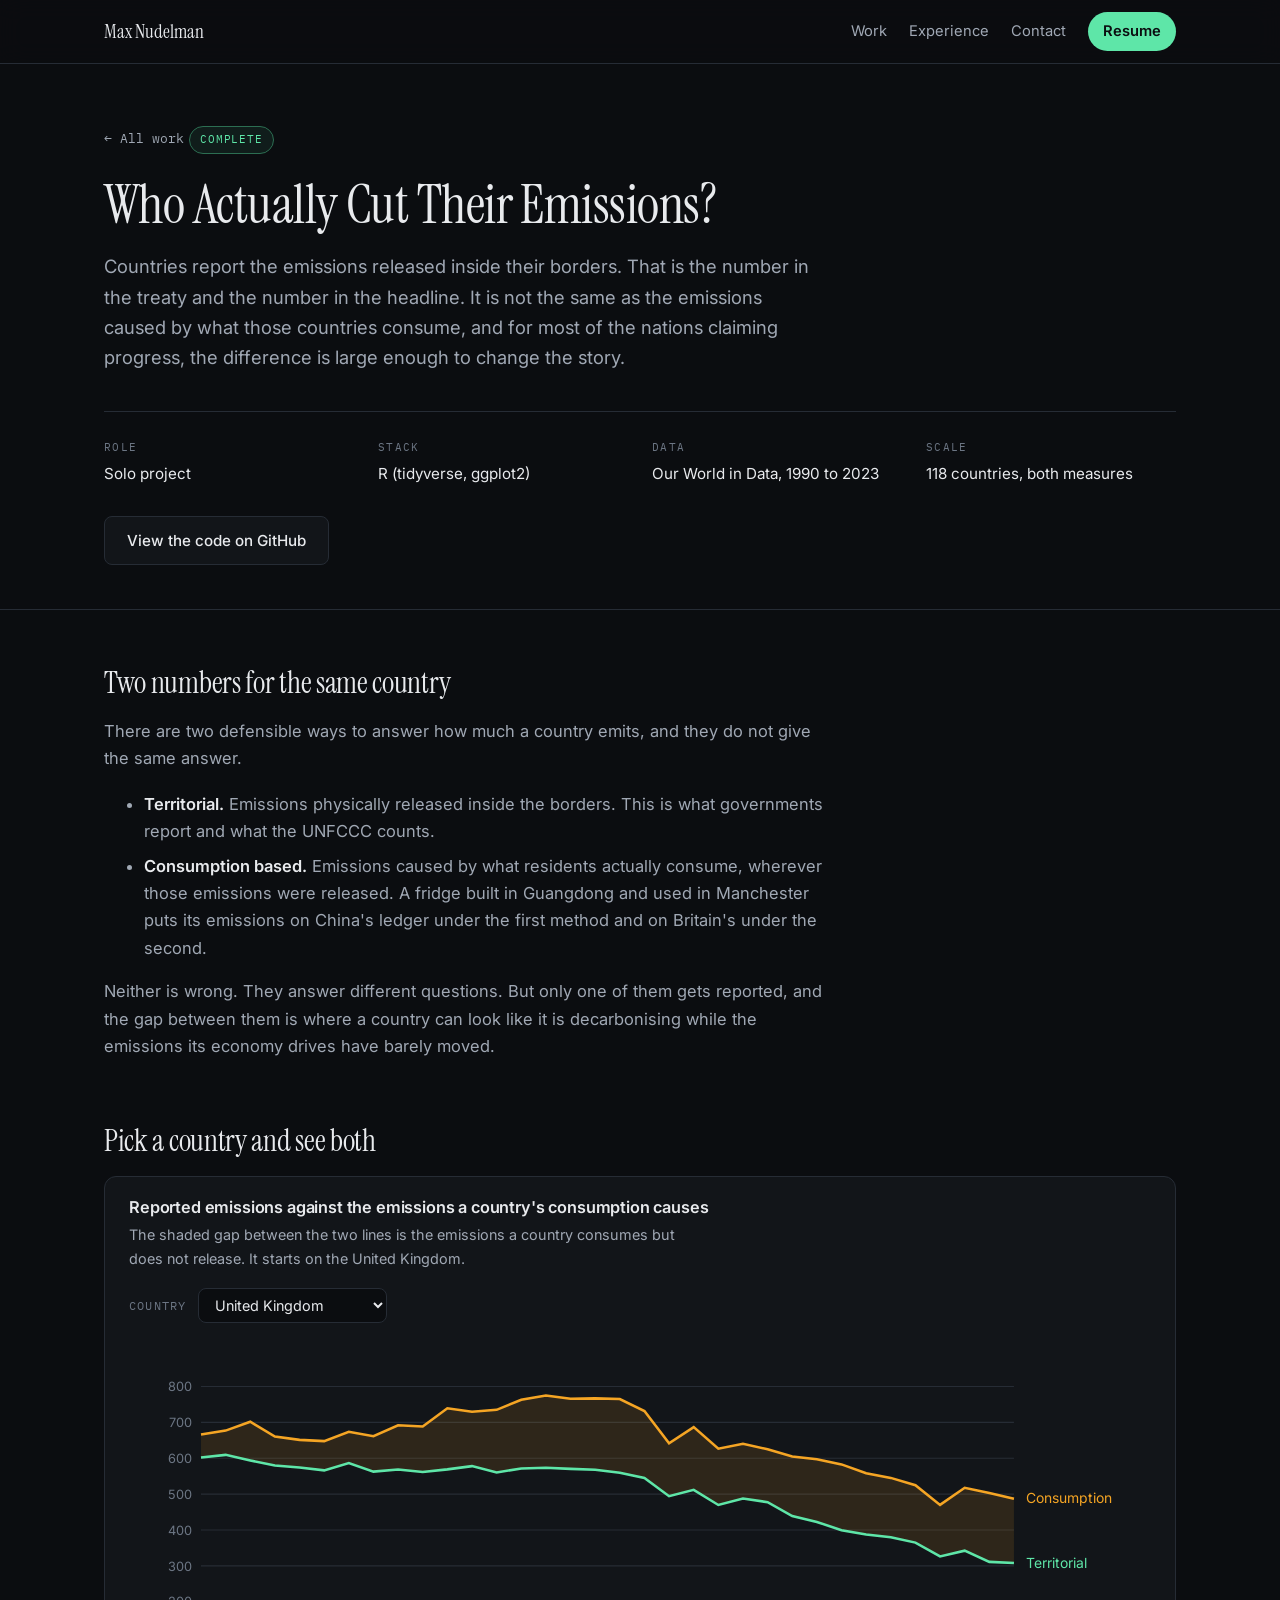
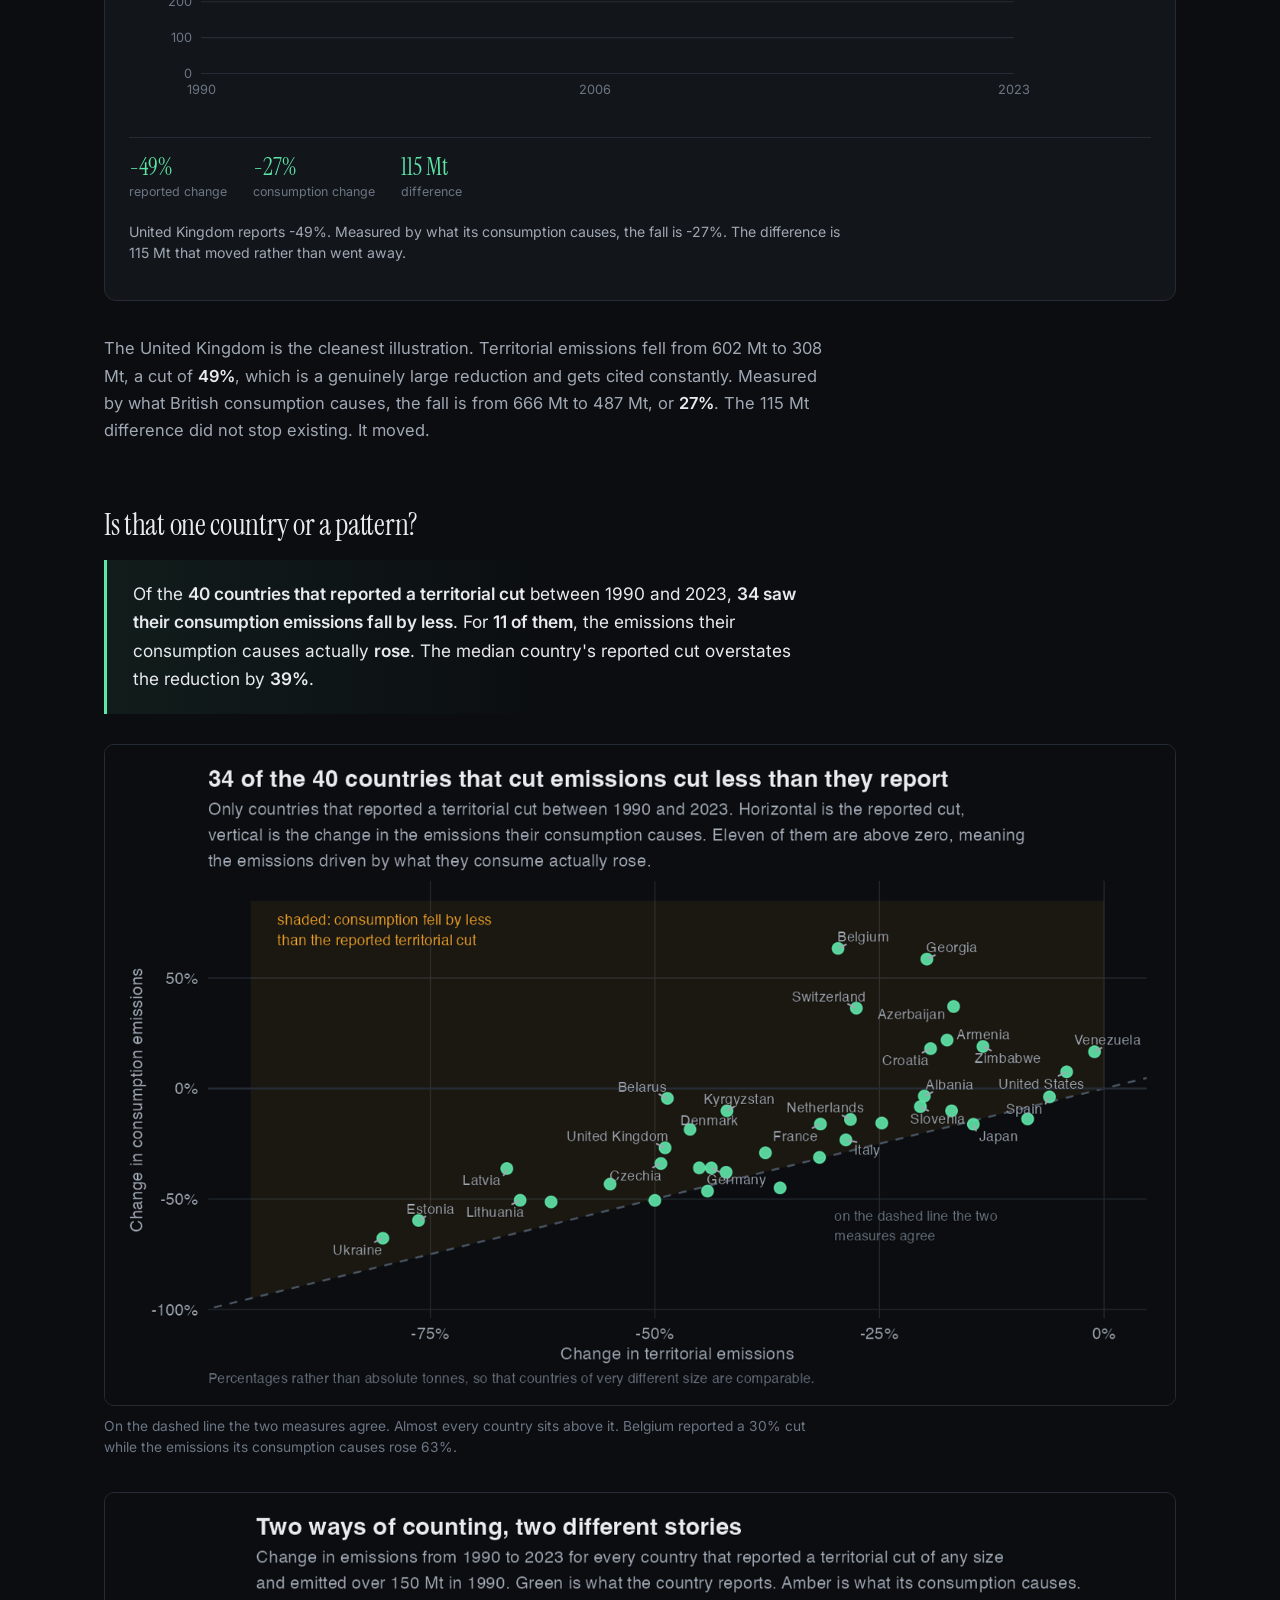
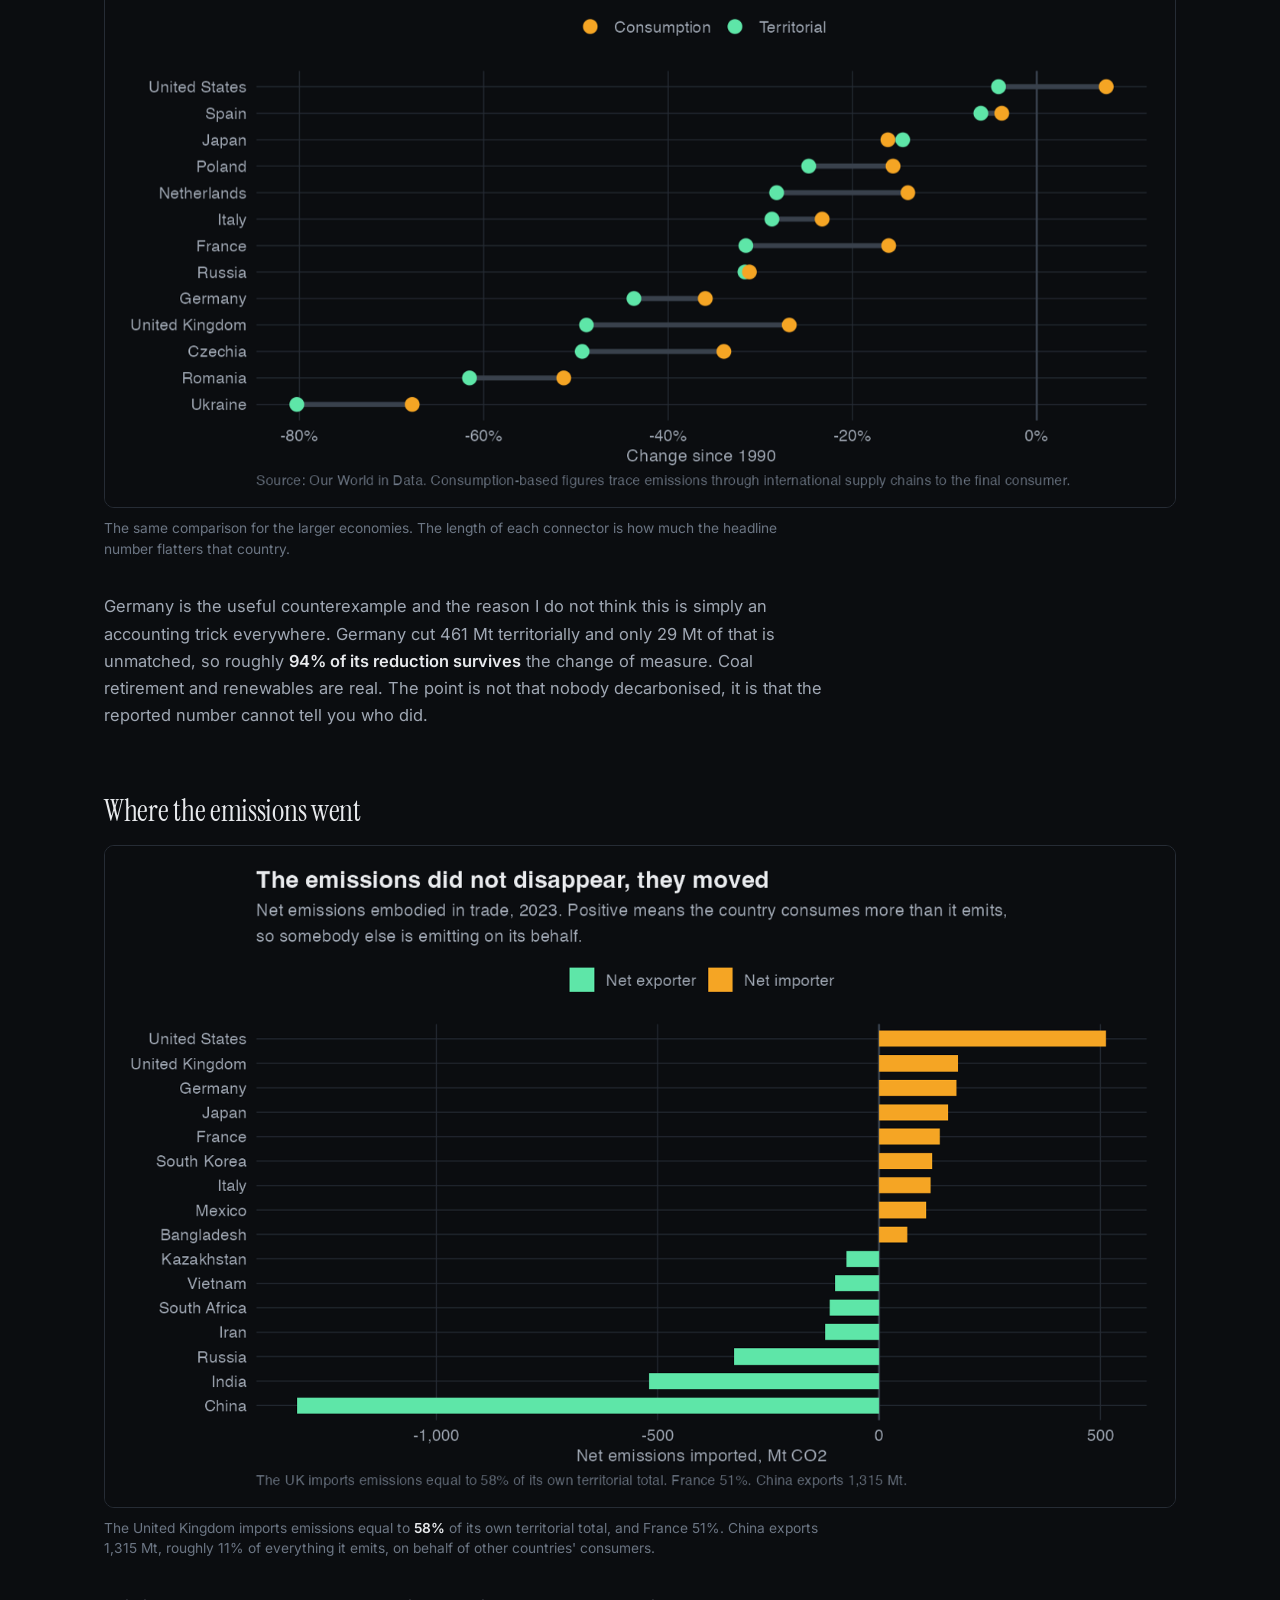
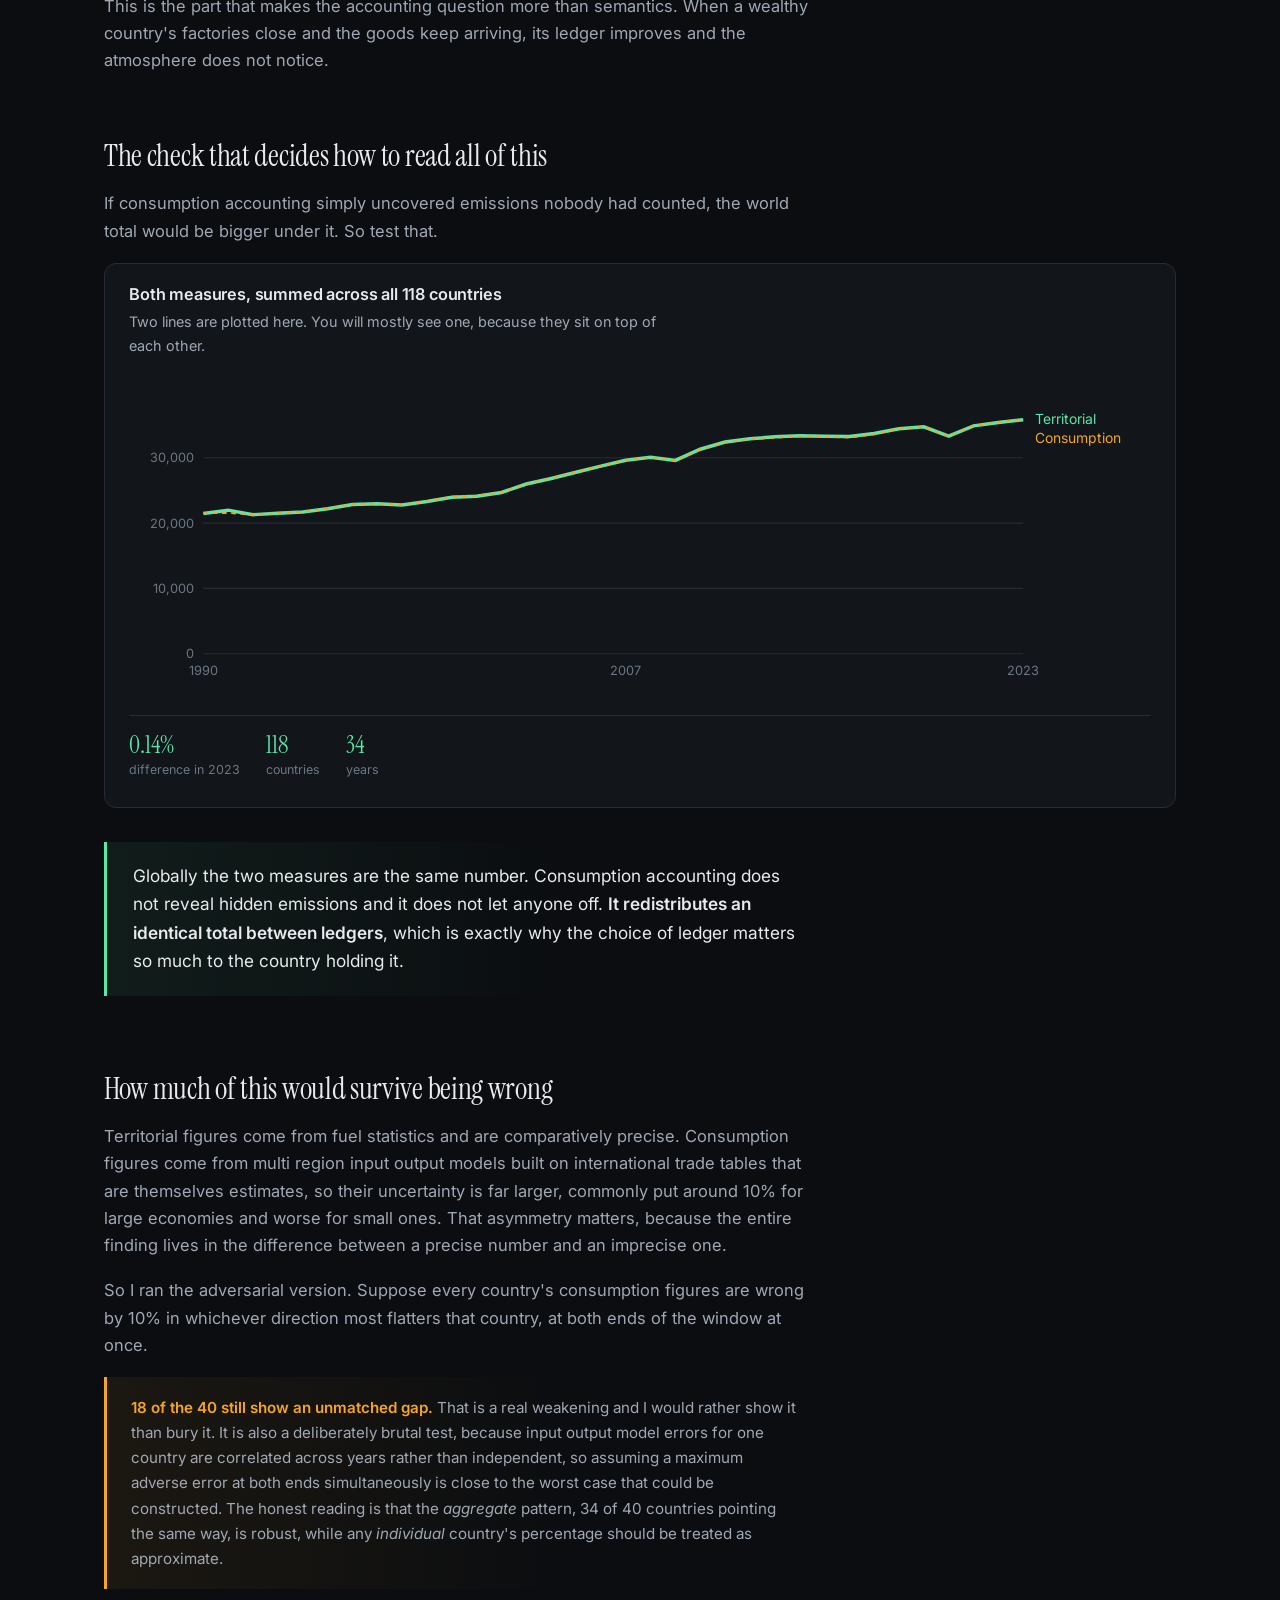
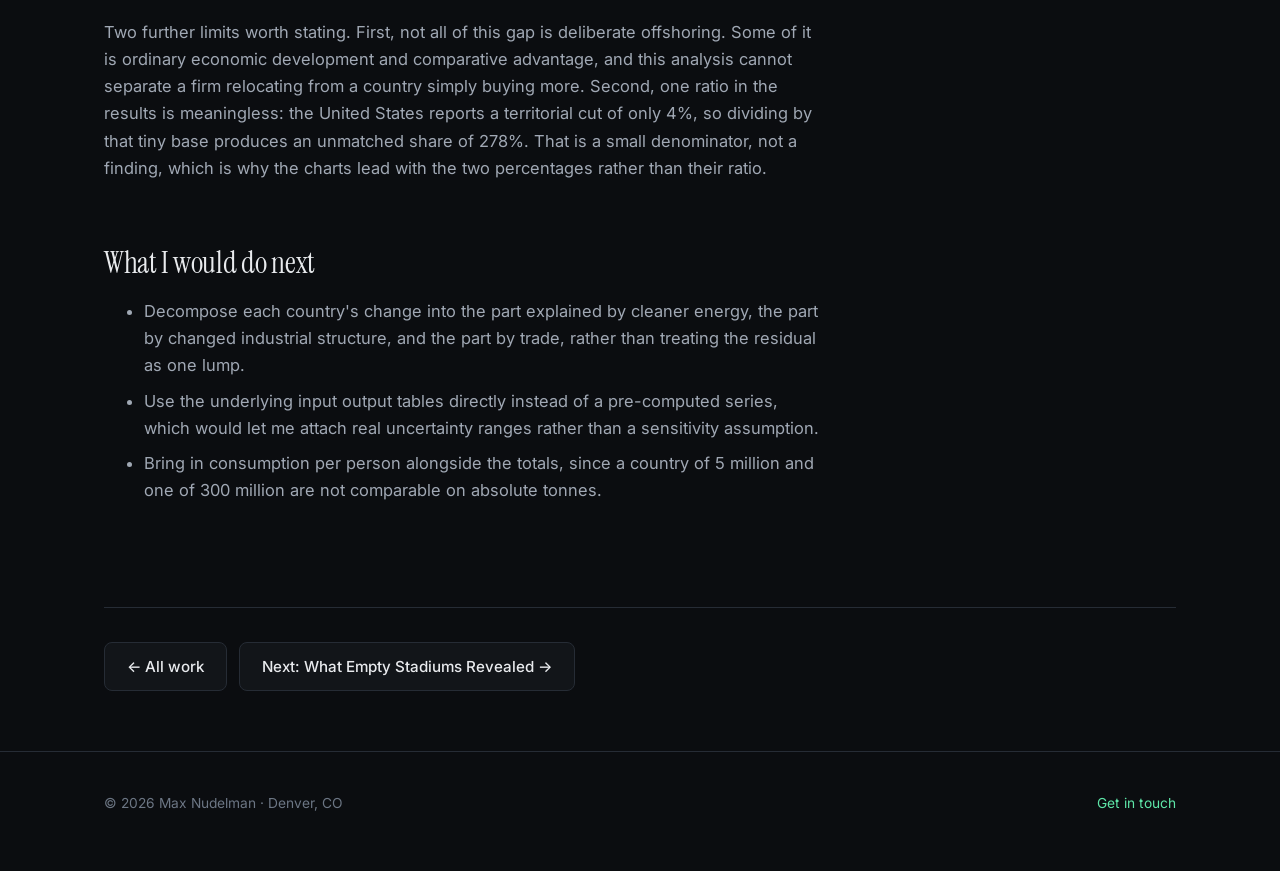
<file: projects/carbon-accounting.html>
<!DOCTYPE html>
<html lang="en">
<head>
<meta charset="utf-8">
<meta name="viewport" content="width=device-width, initial-scale=1">
<title>Who Actually Cut Their Emissions? | Max Nudelman</title>
<meta name="description" content="Countries report the emissions released inside their borders. That is not the same as the emissions their consumption causes. For 34 of the 40 countries reporting cuts, the difference matters.">
<meta property="og:title" content="Who Actually Cut Their Emissions?">
<meta property="og:description" content="Countries report the emissions released inside their borders. That is not the same as the emissions their consumption causes. For 34 of the 40 countries reporting cuts, the difference matters.">
<meta property="og:type" content="article">
<meta property="og:image" content="https://max-nudelman.github.io/assets/img/cards/carbon-accounting.jpg">
<meta property="og:image:secure_url" content="https://max-nudelman.github.io/assets/img/cards/carbon-accounting.jpg">
<meta property="og:image:type" content="image/jpeg">
<meta property="og:image:alt" content="Max Nudelman, data analyst. Seven projects on measurement, causal inference and data validation.">
<meta property="og:image:width" content="1200">
<meta property="og:image:height" content="630">
<meta property="og:url" content="https://max-nudelman.github.io/projects/carbon-accounting.html">
<meta name="twitter:card" content="summary_large_image">
<link rel="icon" href="../assets/favicon.svg" type="image/svg+xml">
<link rel="apple-touch-icon" href="../assets/img/og-card-v2.jpg">
<link rel="preconnect" href="https://fonts.googleapis.com">
<link rel="preconnect" href="https://fonts.gstatic.com" crossorigin>
<link href="https://fonts.googleapis.com/css2?family=Instrument+Serif:ital@0;1&family=Inter:wght@400;500;600&family=IBM+Plex+Mono:wght@400&display=swap" rel="stylesheet">
<link rel="stylesheet" href="../assets/css/style.css">
<script type="application/ld+json">
{
  "@context": "https://schema.org",
  "@type": "Article",
  "headline": "Who Actually Cut Their Emissions?",
  "description": "Countries report the emissions released inside their borders. That is not the same as the emissions their consumption causes. For 34 of the 40 countries reporting cuts, the difference matters.",
  "url": "https://max-nudelman.github.io/projects/carbon-accounting.html",
  "image": "https://max-nudelman.github.io/assets/img/cards/carbon-accounting.jpg",
  "author": {
    "@type": "Person",
    "name": "Max Nudelman",
    "url": "https://max-nudelman.github.io/"
  },
  "isPartOf": {
    "@type": "WebSite",
    "name": "Max Nudelman",
    "url": "https://max-nudelman.github.io/"
  }
}
</script>
</head>
<body>

<a class="skip" href="#main">Skip to content</a>

<nav class="nav">
  <div class="wrap">
    <a class="nav-name" href="../index.html">Max Nudelman</a>
    <div class="nav-links">
      <a href="../index.html#work">Work</a>
      <a href="../index.html#experience">Experience</a>
      <a href="../index.html#contact">Contact</a>
      <a class="cta" href="../resume/Max-Nudelman-Resume.pdf">Resume</a>
    </div>
  </div>
</nav>

<main id="main">

<header class="case-head">
  <div class="wrap">
    <a class="back" href="../index.html#work">&larr; All work</a>
    <span class="tag tag-live" style="display:inline-block;margin-bottom:16px">Complete</span>
    <h1>Who Actually Cut Their Emissions?</h1>
    <p class="lede">
      Countries report the emissions released inside their borders. That is the number in the treaty
      and the number in the headline. It is not the same as the emissions caused by what those
      countries consume, and for most of the nations claiming progress, the difference is large
      enough to change the story.
    </p>

    <div class="factsheet">
      <div class="fact"><div class="lab">Role</div><div class="val">Solo project</div></div>
      <div class="fact"><div class="lab">Stack</div><div class="val">R (tidyverse, ggplot2)</div></div>
      <div class="fact"><div class="lab">Data</div><div class="val">Our World in Data, 1990 to 2023</div></div>
      <div class="fact"><div class="lab">Scale</div><div class="val">118 countries, both measures</div></div>
    </div>

    <div class="hero-actions" style="margin-top:30px">
      <a class="btn" href="https://github.com/Max-Nudelman/carbon-accounting" target="_blank" rel="noopener">View the code on GitHub</a>
    </div>
  </div>
</header>

<div class="case-body">
  <div class="wrap">

    <section>
      <h2>Two numbers for the same country</h2>
      <p>
        There are two defensible ways to answer how much a country emits, and they do not give the
        same answer.
      </p>
      <ul>
        <li><strong>Territorial.</strong> Emissions physically released inside the borders. This is
            what governments report and what the UNFCCC counts.</li>
        <li><strong>Consumption based.</strong> Emissions caused by what residents actually consume,
            wherever those emissions were released. A fridge built in Guangdong and used in
            Manchester puts its emissions on China's ledger under the first method and on Britain's
            under the second.</li>
      </ul>
      <p>
        Neither is wrong. They answer different questions. But only one of them gets reported, and
        the gap between them is where a country can look like it is decarbonising while the emissions
        its economy drives have barely moved.
      </p>
    </section>

    <section>
      <h2>Pick a country and see both</h2>

      <div class="vnl-widget" id="carbon-country">
        <h3>Reported emissions against the emissions a country's consumption causes</h3>
        <p class="vnl-sub">
          The shaded gap between the two lines is the emissions a country consumes but does not
          release. It starts on the United Kingdom.
        </p>
        <div class="ha-select">
          <label for="carbon-sel">Country</label>
          <select id="carbon-sel"></select>
        </div>
        <div class="vnl-plot"></div>
        <div class="vnl-stats">
          <div><div class="v" data-k="terr">...</div><div class="k">reported change</div></div>
          <div><div class="v" data-k="cons">...</div><div class="k">consumption change</div></div>
          <div><div class="v" data-k="gapmt">...</div><div class="k">difference</div></div>
        </div>
        <p class="vnl-note" data-k="note"></p>
      </div>

      <p>
        The United Kingdom is the cleanest illustration. Territorial emissions fell from 602 Mt to
        308 Mt, a cut of <strong>49%</strong>, which is a genuinely large reduction and gets cited
        constantly. Measured by what British consumption causes, the fall is from 666 Mt to 487 Mt,
        or <strong>27%</strong>. The 115 Mt difference did not stop existing. It moved.
      </p>
    </section>

    <section>
      <h2>Is that one country or a pattern?</h2>
      <div class="finding">
        <p>
          Of the <strong>40 countries that reported a territorial cut</strong> between 1990 and 2023,
          <strong>34 saw their consumption emissions fall by less</strong>. For <strong>11 of
          them</strong>, the emissions their consumption causes actually <strong>rose</strong>. The
          median country's reported cut overstates the reduction by <strong>39%</strong>.
        </p>
      </div>

      <figure class="figure">
        <img src="../assets/img/carbon/02-systematic.png" alt="Scatter of territorial against consumption emissions change for the 40 countries that cut, nearly all above the line of agreement" loading="lazy">
        <figcaption>
          On the dashed line the two measures agree. Almost every country sits above it. Belgium
          reported a 30% cut while the emissions its consumption causes rose 63%.
        </figcaption>
      </figure>

      <figure class="figure">
        <img src="../assets/img/carbon/01-two-measures.png" alt="Dumbbell chart comparing territorial and consumption emissions change for major economies" loading="lazy">
        <figcaption>
          The same comparison for the larger economies. The length of each connector is how much the
          headline number flatters that country.
        </figcaption>
      </figure>

      <p>
        Germany is the useful counterexample and the reason I do not think this is simply an
        accounting trick everywhere. Germany cut 461 Mt territorially and only 29 Mt of that is
        unmatched, so roughly <strong>94% of its reduction survives</strong> the change of measure.
        Coal retirement and renewables are real. The point is not that nobody decarbonised, it is
        that the reported number cannot tell you who did.
      </p>
    </section>

    <section>
      <h2>Where the emissions went</h2>
      <figure class="figure">
        <img src="../assets/img/carbon/03-trade.png" alt="Net emissions embodied in trade by country in 2023, importers and exporters" loading="lazy">
        <figcaption>
          The United Kingdom imports emissions equal to <strong>58%</strong> of its own territorial
          total, and France 51%. China exports 1,315 Mt, roughly 11% of everything it emits, on
          behalf of other countries' consumers.
        </figcaption>
      </figure>
      <p>
        This is the part that makes the accounting question more than semantics. When a wealthy
        country's factories close and the goods keep arriving, its ledger improves and the
        atmosphere does not notice.
      </p>
    </section>

    <section>
      <h2>The check that decides how to read all of this</h2>
      <p>
        If consumption accounting simply uncovered emissions nobody had counted, the world total
        would be bigger under it. So test that.
      </p>

      <div class="vnl-widget" id="carbon-world">
        <h3>Both measures, summed across all 118 countries</h3>
        <p class="vnl-sub">
          Two lines are plotted here. You will mostly see one, because they sit on top of each other.
        </p>
        <div class="vnl-plot"></div>
        <div class="vnl-stats">
          <div><div class="v" data-k="diff">...</div><div class="k">difference in 2023</div></div>
          <div><div class="v">118</div><div class="k">countries</div></div>
          <div><div class="v">34</div><div class="k">years</div></div>
        </div>
      </div>

      <div class="finding">
        <p>
          Globally the two measures are the same number. Consumption accounting does not reveal
          hidden emissions and it does not let anyone off. <strong>It redistributes an identical
          total between ledgers</strong>, which is exactly why the choice of ledger matters so much
          to the country holding it.
        </p>
      </div>
    </section>

    <section>
      <h2>How much of this would survive being wrong</h2>
      <p>
        Territorial figures come from fuel statistics and are comparatively precise. Consumption
        figures come from multi region input output models built on international trade tables that
        are themselves estimates, so their uncertainty is far larger, commonly put around 10% for
        large economies and worse for small ones. That asymmetry matters, because the entire finding
        lives in the difference between a precise number and an imprecise one.
      </p>
      <p>
        So I ran the adversarial version. Suppose every country's consumption figures are wrong by
        10% in whichever direction most flatters that country, at both ends of the window at once.
      </p>
      <div class="note">
        <p><strong>18 of the 40 still show an unmatched gap.</strong> That is a real weakening and I
        would rather show it than bury it. It is also a deliberately brutal test, because input
        output model errors for one country are correlated across years rather than independent, so
        assuming a maximum adverse error at both ends simultaneously is close to the worst case that
        could be constructed. The honest reading is that the <em>aggregate</em> pattern, 34 of 40
        countries pointing the same way, is robust, while any <em>individual</em> country's
        percentage should be treated as approximate.</p>
      </div>
      <p>
        Two further limits worth stating. First, not all of this gap is deliberate offshoring. Some
        of it is ordinary economic development and comparative advantage, and this analysis cannot
        separate a firm relocating from a country simply buying more. Second, one ratio in the
        results is meaningless: the United States reports a territorial cut of only 4%, so dividing
        by that tiny base produces an unmatched share of 278%. That is a small denominator, not a
        finding, which is why the charts lead with the two percentages rather than their ratio.
      </p>
    </section>

    <section>
      <h2>What I would do next</h2>
      <ul>
        <li>Decompose each country's change into the part explained by cleaner energy, the part by
            changed industrial structure, and the part by trade, rather than treating the residual as
            one lump.</li>
        <li>Use the underlying input output tables directly instead of a pre-computed series, which
            would let me attach real uncertainty ranges rather than a sensitivity assumption.</li>
        <li>Bring in consumption per person alongside the totals, since a country of 5 million and
            one of 300 million are not comparable on absolute tonnes.</li>
      </ul>
    </section>

  </div>
</div>

<div class="wrap">
  <div class="case-nav">
    <a class="btn" href="../index.html#work">&larr; All work</a>
    <a class="btn" href="home-advantage.html">Next: What Empty Stadiums Revealed &rarr;</a>
  </div>
</div>

</main>

<footer>
  <div class="wrap">
    <span>&copy; 2026 Max Nudelman &middot; Denver, CO</span>
    <span><a href="../index.html#contact">Get in touch</a></span>
  </div>
</footer>

<script type="application/json" id="carbon-data">{"series":[{"iso":"ARE","y0":1990,"t":[51.9,56.9,58,65.8,75.3,72.9,75.8,73.3,80.6,77.8,112.3,101.9,85.2,107.1,112.5,115.3,122.7,134.1,155,169.1,185.8,198.5,208.3,214.2,214.5,225,227.9,196.5,204.1,204.1,215.3,212.2,207.1,210.4],"c":[55.1,60.4,62.8,68,78.2,78.2,79.7,83.4,97.4,102.1,85.7,89.7,88.6,125.1,133.5,148.1,170.7,189.2,221.3,213.1,216.5,232,241.2,258.6,258.8,261.4,259,238.6,247.3,236.7,221.8,239.6,252.7,248.1]},{"iso":"ARG","y0":1990,"t":[112.2,117.7,121.5,118,118.5,125.4,131.4,136.6,139.5,148.3,143.4,135,124.9,134.4,157.2,161.7,174.3,173.8,187.6,178.4,186.1,189.9,191.7,189.5,188.5,191.8,190,187.1,182.5,180.4,164.6,190.2,183.8,178.4],"c":[115.5,124,131.4,126.6,127.1,131.5,137,145.8,148.9,149.5,142.7,130.8,82.3,117.7,139.9,147.5,155.7,161.2,178.5,162.8,177.8,198.8,199,203.7,191.7,206.2,190.4,193.3,183.7,172.7,160.1,182.3,183.8,185.7]},{"iso":"AUS","y0":1990,"t":[278.1,279.4,284.4,288.8,293.6,305,311.9,320.2,334,343.9,349.9,357.7,362.4,370.8,382,385.1,391.4,398.9,404.3,407,405,403.9,405,397.9,392.6,400.6,409.7,413.4,414.8,414.9,398.5,388.5,384.1,384.3],"c":[244.7,245.4,248.1,248.8,257.9,263.7,269.7,276.2,293.8,300.5,292.1,300.8,320.9,342.5,351.7,351.8,364.1,376.3,372.5,398.7,399.2,399.2,413.2,386.2,384.5,387.2,389.9,396,386.4,383.6,374.3,363.1,365.1,372.2]},{"iso":"AUT","y0":1990,"t":[62.2,65.8,60.3,60.7,61.1,64.1,67.4,67.3,66.9,65.7,66.2,70.2,72,77.4,77.7,79.1,76.8,74.1,73.5,67.3,72,69.9,67.3,67.8,64.2,66.4,67.2,69.6,66.6,68,62.2,65.8,61.5,56.9],"c":[88.7,90.4,93.8,88.8,88.3,92.1,95.8,93.4,96.7,94.3,93.5,98,96.3,99.9,103.5,105.1,104.4,102.4,100.1,91.2,95.2,97.4,92.1,91.2,92,87.2,88.7,88.6,88.5,86.6,78.8,85.5,83.2,76.5]},{"iso":"AZE","y0":1990,"t":[51.3,50.1,56.2,48.4,41.9,33.3,31.2,29.8,31.8,28.8,29.8,28.4,28.6,30.5,32.3,34.2,34.5,30,33,29.1,27.5,30.2,32.8,33.6,34.3,34.7,34.7,34.7,34.6,37.8,36.2,38.3,41.2,42.7],"c":[29.8,23.4,16,25.6,20.5,23.8,29,26.1,30.5,25.9,23.9,23.6,25.5,33.5,38,35.6,37.5,31.4,34.6,33.1,31.5,33.4,37.3,35.5,36.8,37,33.5,33,35.2,37.7,38,38.7,37.8,40.8]},{"iso":"BEL","y0":1990,"t":[120.3,123.4,122.5,121.5,124.8,126,129.5,124,130.3,124.7,126.8,126.1,126.9,128.3,128.8,125.7,123.9,120.5,120.2,107.8,114.6,105.2,102.5,102.8,97.1,101.3,99.8,99.3,100.3,99.8,91.3,94.9,88.9,84.7],"c":[120.3,123.4,122.5,121.5,124.8,126,129.5,124,130.3,181.2,195.3,195.2,200.8,202.3,217.8,213.5,219.7,227.1,232.1,192.5,207.1,213.9,196.6,206.8,207.1,201.6,207.4,203,211.9,204.5,182.3,201.8,207.1,196.6]},{"iso":"BGD","y0":1990,"t":[14.1,14.8,15.4,16.1,17.6,21.1,21.5,23.1,23.2,25.1,26.5,31.1,32,33.5,36,37.7,41.7,42.7,45.3,49.2,54,55.6,59.7,64.8,67.6,76.9,81.8,86.5,86.6,94.8,95.7,98.5,102.1,104.5],"c":[14.3,14.8,15.9,16,17.2,19.7,19.5,21.1,20.6,30.9,25.6,29.5,30.7,35.2,37.8,39.7,41.8,42.6,44.8,49.9,53.9,54.2,59.4,64.1,106.8,76.8,126.6,134,139.3,148.6,148.6,157.9,166.2,167.9]},{"iso":"BGR","y0":1990,"t":[76.6,61.5,57.4,58.4,56.4,57.9,58.5,55.8,53.1,46.4,45.5,49,46.1,50.5,49.5,50.6,51.8,55.7,54,45.8,47.8,53.1,48.3,42.6,45.2,48.1,45.3,47.4,43.5,42.2,36.6,42.4,46.9,34.5],"c":[62.2,45.4,43,46.1,42.1,46.8,45.7,43.3,44.6,42.2,42.4,45.6,43,46.7,46.2,48.8,51,54.4,55.6,44.8,44.8,46.7,43.4,37.5,39.5,41,40.5,41.9,41.1,39.9,36.3,40.9,42.2,35.3]},{"iso":"BLR","y0":1990,"t":[108.5,104.2,93.6,80.7,68,61,61.8,61.7,60.2,58.1,55,54.1,53.9,55.2,58.4,59.4,61.8,60.3,62.9,60.6,62.5,61.4,62.6,64.2,63.7,58.8,58.2,59.4,62.2,62.2,59.1,60.9,57.1,55.7],"c":[65.5,69.1,47,40.6,32.5,36.1,50.4,48,49.9,50,41.1,37.9,38,42.4,43.7,44.8,47.6,52.1,54.8,54.7,60,49.3,70.8,69.5,66.8,63.2,66.3,68.8,73.3,72.2,66.5,70.3,68.3,62.5]},{"iso":"BRA","y0":1990,"t":[218.7,229.4,233.6,244.3,254,268.7,289.3,306.9,317.4,327.3,340.2,346.2,347.8,344.6,361.4,364.4,368.9,390.6,412.6,389.8,440.3,461.9,497.5,531.6,556.5,528.2,491.7,497.3,476.6,476.7,448,496.6,480.1,484],"c":[238.7,245.6,247.3,255.7,268.7,290.4,315,334.4,340.1,331.6,353.8,348.4,338,322.6,335,349.1,360.3,394.1,445.6,407.6,478.9,508.9,535.3,595.8,613.3,556.2,491,506.7,484.4,486,437.2,473.3,465.2,470]},{"iso":"CAN","y0":1990,"t":[458,449.8,463.4,464.1,478.5,491.3,507.8,522,529.6,543.9,566.7,559,564.3,581.2,576.3,570.4,566.3,590,574.2,541.1,554.3,562.8,561.8,568.6,564.9,563,553.7,566.7,575.1,579,524.2,537.5,547.7,545.5],"c":[497.2,497,513.9,498.7,504.3,514.1,523.8,551.4,560.8,566.7,581.5,566.3,585.5,585.8,592,615.9,593.3,617.9,600.4,584.9,618.7,616.6,614.2,616.5,599.1,573.2,546.7,554.6,556.6,549.1,502.9,523.9,530.3,519.9]},{"iso":"CHE","y0":1990,"t":[44.1,46.1,46,43.6,42.7,43.4,44.1,43,44.6,44.4,43.6,45.1,43.5,44.7,45.2,45.8,45.4,43.4,44.7,43.5,45,41,42.2,43.2,39.2,38.8,39.2,38.2,36.9,36.8,34.3,35.9,33,32],"c":[86.8,87.3,96.8,88,86.5,90,99,93,107.6,85.3,90.7,109.6,98,101.3,102.7,110.9,123,116.9,111.1,120.6,113.4,127.6,175.3,153.1,160,159.7,170.8,135.3,127.2,124,109.8,120.8,125.7,118.3]},{"iso":"CHL","y0":1990,"t":[32.9,30.9,32,34.1,38,41.6,48.2,55.9,57.3,61.4,58.5,52.9,54.8,55.1,59.2,61.1,64,70.5,70.5,66,71.3,78.1,79.6,81.7,77.6,81.8,84.2,84.1,84.4,92,80.2,83.6,85.7,77.6],"c":[32.4,31.4,33.9,36.1,38.9,42.2,48.1,55.7,60.1,60.4,60.9,54.6,58.8,55,58.7,63.2,66.4,73,84.5,65.9,76.6,88.3,95,92.7,85.5,88.2,88.8,88.8,92.8,98,83.1,91.1,92.4,88.2]},{"iso":"CHN","y0":1990,"t":[2483.5,2619.1,2731.3,2914.3,3093.9,3351.2,3499.3,3512.3,3355.3,3549.9,3643.8,3724.1,4098.2,4835.3,5211,5882,6486.2,6974.7,7492.4,7881.5,8610,9520.2,9767.3,9942.4,9976,9858,9748.2,10000,10346.8,10713.5,10896.5,11284.4,11711.8,12172],"c":[2360.8,2457.9,2658.2,2810.1,2792,3036.6,3159.4,3099.6,2997.4,3191.3,3236,3331.2,3619.7,4019.7,4254.6,4646.6,5064.2,5468.7,5888,6653.2,7260.7,8056.9,8342.7,8627.4,8720.1,8789.7,8672.1,8957.4,9443.4,9767.1,9798.9,10088,10427,10857]},{"iso":"COL","y0":1990,"t":[56.9,56.6,61.3,63.3,67,59.4,59.6,65.1,65.6,55.3,56.2,56.5,55.4,57,54.3,60.3,62.5,60.7,67,71.8,75.4,75.2,78.7,86.4,92,91,91.6,83.5,90.8,99,92.3,103.7,89.4,90],"c":[60.1,59.2,66.6,68,71.3,65.7,64.9,70.4,70.9,54.5,54.1,54.9,54.9,59.9,59.7,66.7,72.4,76.2,81.2,82.6,89.4,92.4,97.1,104.4,113.1,108.2,107.8,99.2,106.3,112.4,105.5,116.9,103.9,104.5]},{"iso":"CZE","y0":1990,"t":[164.3,148.9,145.7,140.1,132.7,131.6,135,130.9,125.7,116.7,127.2,127.2,124,127.6,128.3,125.7,126.5,128.4,122.9,115,117.5,115.2,111.3,106.7,104.2,105,106.6,107.7,106.3,101,91.7,96.6,95,83.2],"c":[151.4,133.2,146,131.9,127,125.3,123,117.4,114.9,110.3,118.5,119.8,120.7,122.2,116.5,111.5,115.9,124.8,127.9,115.9,123.7,119.8,109.8,110.1,105.3,107.5,107.9,111.4,115.3,110.9,101.8,110.8,111.4,100]},{"iso":"DEU","y0":1990,"t":[1054.8,1016.9,969.5,959.4,943.2,939.9,959.7,931.5,923.5,895.4,899,915.3,898.8,894.5,876.6,867.9,886.4,846.2,856.6,790,826.7,804.5,814.1,831.7,792.6,800.8,798,784.6,758.8,708.6,647.2,678,667.8,593.8],"c":[1200,1148.6,1236.2,1179.4,1148,1152,1135.2,1078,1093.3,1093.3,1100.7,1097.2,1033.1,1056.1,1037.3,1045.3,1047.5,1035.2,1036.9,980,1027.1,989,932.1,929.6,907.7,899.5,910.2,901.8,892.1,846.4,777.6,834.1,838.8,768.5]},{"iso":"DNK","y0":1990,"t":[53.5,64.1,58.3,60.6,64.7,61.7,74.9,65.4,61.2,58.7,54.3,55.9,55.6,60.6,55.1,51.5,59.5,54.7,51.3,48.9,49.2,44.2,39.9,41.8,37.6,35.1,36.9,34.7,34.6,31,28.3,29.6,29.1,28.8],"c":[60.7,65.5,67.7,66,68.5,68,74.4,68.3,68.6,72.1,68.1,67.3,67.2,67.8,68.4,67.2,74.2,71.8,70.2,66.4,67.1,64.6,58.5,56.7,55.5,53.2,54.9,55,56.9,53,48.4,53.6,52.6,49.5]},{"iso":"ECU","y0":1990,"t":[16.5,16.2,22,24.1,14.3,23.5,25.3,19.5,23.1,22,20.9,23.4,24.9,27.1,29.3,30.7,29.8,34.4,30.5,33.8,36.5,38.5,37.5,39.7,43.8,41.3,39.4,39.2,38.5,40.1,32.5,38.2,42.1,44.6],"c":[14.9,14.5,18.4,21.1,14.1,20.8,21.5,18.2,22.9,19.6,18.3,23.6,25.7,28.6,30.9,32.6,34,38.1,35.8,35.9,38.7,41.3,40.9,44.2,47.5,46.1,40.9,43.8,44.8,46.5,37.6,43.8,47.1,48.9]},{"iso":"EGY","y0":1990,"t":[72.9,74.4,77.4,90.8,87.5,98,97,110.9,124.3,127,142.8,126.4,128.4,150,151.9,166.9,178.4,189.2,195.9,205.2,202.7,221.7,212.5,219.1,227.3,226.7,245.2,253.4,241.9,234.1,246.3,266.8,249.9,250.2],"c":[79.2,74.9,84.1,91.5,90.6,100.2,101.7,111.9,127.5,129.2,135.4,118,119.9,137.3,131.6,147.7,160.4,174.4,184.1,199.3,202.6,217.9,223.5,224.4,246.1,259,271.4,260.4,252.3,246.4,260,291.4,267.7,253.4]},{"iso":"ESP","y0":1990,"t":[229.4,239.3,247.7,239.1,251.4,265.1,252.6,264.9,273.6,297,309.3,311,331,335.5,352.1,367.4,358.9,366.5,335.3,296.2,282.6,283.3,277.4,252.1,253.7,270.2,259.6,273.5,268.5,250.7,211.8,228.8,234.2,215.5],"c":[270.9,277.6,302,278.5,282.3,294.9,280.3,283.4,296.1,317.4,333.6,334.9,357,368.9,392.3,422.1,423.5,433.4,401.9,344.5,328.7,321.4,288.9,311.1,278.6,281.4,275.7,294.3,299.1,284.1,251.9,275.3,278.6,260.6]},{"iso":"FIN","y0":1990,"t":[56.9,55.2,54.3,56.3,61.7,58.1,64,62.7,59.4,58.9,57,62.5,65,72.7,68.9,57.1,68.4,66.8,58.6,55.9,64.1,56.6,51.2,51.7,47.6,44.2,47.3,44.7,45.7,42.4,37.7,37.8,36.3,31.8],"c":[88.6,81,104,88.4,83.9,81.5,75.8,68.9,69.2,72.4,78,80.5,80.5,91,87.4,83.5,90.3,89.4,84.2,74.4,87.2,73.7,70.5,67.5,62.4,56.5,59.2,59.3,61.5,56.6,51.1,54.8,52.8,47.5]},{"iso":"FRA","y0":1990,"t":[394.9,419.1,408.4,388.9,381.9,387,403.4,396,414.4,413.1,407.4,411.6,407,413,414.1,416.3,406.7,396.5,389.8,371.4,377.1,355.1,358.1,360,327.8,332.1,335.5,338.4,323.1,316.3,281.5,307.3,295.3,270.3],"c":[485.4,499.9,534,495.6,487.6,499.6,501.2,477.8,502.6,506.2,513.5,510.6,505.3,516.2,534.8,545.5,544.2,544.9,543.1,512.1,511.1,509.6,479.6,483.4,448.7,434.7,455,453,456.1,442.6,399,440.2,437.4,407.4]},{"iso":"GBR","y0":1990,"t":[601.9,609.4,593.8,579.6,574,566.2,586.8,562.7,568.5,561.6,569,578,560.3,571.6,573.4,570.3,567.8,559.6,544.9,494.1,511.9,469.7,487.5,477.6,438.8,422.5,399.4,387.4,379.7,364.8,326.3,342.4,311.1,307.8],"c":[666,677,701.9,660.4,651.2,647.7,673.7,661.3,691.9,688.6,739.1,729.5,734.9,763,774.7,765.8,766.9,765,731.5,641.8,686.9,626.6,640.5,624.8,604.9,597,582.8,558.3,545.2,524.7,469.9,517.6,502.8,487.1]},{"iso":"GRC","y0":1990,"t":[83.4,83.4,85,84.3,86.4,87,89.1,93.8,98.6,97.9,103,105.4,105,109.1,109.5,113.9,112.4,114.5,111.1,104.3,97.4,94.5,91.4,81.7,78.6,74.9,71.4,74.8,71.8,65.7,55.6,57.5,57.6,52],"c":[94.8,93.7,103.7,98.5,98.2,99.4,100.4,101.5,105.5,103.4,107.2,108.5,111.7,124,124.1,125.6,128.2,131.4,131.3,124.1,108.4,101.3,92.6,84,80.3,75.8,75.9,78.8,81.4,75.3,68.6,71.6,71.3,67.2]},{"iso":"HUN","y0":1990,"t":[73.4,69.8,62.3,63,61.9,61.5,63.1,61.7,61.3,61.6,58.2,59.8,58.8,61.6,60,60.1,59.5,58.4,57.2,51.5,52,50.2,46.7,43.5,43.6,46.6,47,49.4,49.4,49.2,47.1,48.3,45.3,40.3],"c":[88.5,81.2,90.5,83.3,76.9,73.4,72.1,75.5,78.2,72.3,70,73.4,72.6,86.4,83.4,89,90.9,97.3,99.7,67.6,71,70.1,63.5,59.5,58.7,59.3,60.6,65.9,66.7,65.1,60.5,65.4,62.6,56.7]},{"iso":"IDN","y0":1990,"t":[155,174.8,199.3,215,219.2,222.2,252.9,279.7,244.3,291.8,281.1,316.8,308.2,339,342.7,347.4,346.4,387.6,365.4,398.6,445.4,500.5,515.8,493.4,498,551.2,548,570.9,607.4,665,623.3,632.9,758,762.4],"c":[147.1,160.6,186.5,194.9,199.8,205.2,228,244,148.8,242.5,240.9,266,276.1,312.2,317.9,323.8,332.3,372.5,373.4,385.9,435.4,491.7,523.8,509.5,510,545.4,548.5,567.5,606.8,664.2,629.8,627.5,709.2,728.2]},{"iso":"IND","y0":1990,"t":[578,615.4,655.4,677.3,714,760.5,823.6,858,875.8,961.2,987.1,1001.2,1032.8,1068.4,1134.6,1195.4,1293.3,1393.5,1490.4,1613.3,1678.5,1765.7,1927,1995.3,2148.1,2231.8,2352.5,2425.7,2595.2,2611.2,2422.7,2675.8,2831.1,3062.8],"c":[583.4,603.9,656.8,661.1,692.3,728.6,773.6,802.5,814.1,922,914.4,921.5,936.9,985.4,1043.3,1104.5,1172.6,1291.1,1372.8,1521.7,1571.1,1624.2,1782.1,1637.9,1810.9,1961.1,2002.1,2112.2,2239.1,2267.3,2085.1,2252,2340,2543.2]},{"iso":"IRN","y0":1990,"t":[211.1,223,228.2,237,264.8,270.9,276.6,269.3,305.6,374.5,367.2,389.9,397,411,442.1,466.8,501,507.8,528.5,543.4,561.5,576.4,599.3,610,644.2,642,644.7,696.4,664.5,727.3,745.6,779.5,767.2,789.7],"c":[203.1,213.9,219.4,212.9,233.2,247.9,264.6,249.5,289.7,305,288.8,312.6,301.3,360.4,385,396.1,424.5,483.6,508.6,515.4,476.5,482.9,555.9,486,526.6,587.4,531.5,567.8,526.2,614.7,652,662.6,632.3,668.6]},{"iso":"ISR","y0":1990,"t":[35.8,36.1,42.1,44.2,47.5,49.9,51.9,54.9,56,54.8,59.5,63,59.3,62.4,58.7,56.5,62.1,62.8,68,63.9,68.3,68.6,74.8,63.1,60.3,62.9,61.2,58.8,60,59,59.3,59,62.3,55.4],"c":[54.5,54.7,63,62.7,65.8,70.1,69.7,72.1,74.4,67.6,72,71.9,69.9,77.1,74.8,72.7,80.8,82.2,90.3,78.6,85.9,88.9,94.6,84.6,86.5,85,87.8,84.5,90.6,88.4,84.5,90.4,94.7,88.3]},{"iso":"ITA","y0":1990,"t":[438.2,437.7,437.9,430.3,424.5,448.6,442.8,448.6,460.8,465.5,469.6,469.7,477.1,495.1,500.7,501.4,496.1,489.8,478.1,424,435.7,423.9,403.4,369.5,349.4,361.2,358.1,352.7,349,339.6,302.6,335.9,340.1,312.3],"c":[559.2,558.6,618.2,558.4,540.6,559.7,531.4,529.7,551,559.4,576.9,562.7,580.6,591.6,606.7,605.5,623.8,614.8,601,578.2,624.5,571.3,536.1,488.7,469.1,460.8,463.9,459.7,466.8,450.5,402.2,451.8,461.8,429]},{"iso":"JPN","y0":1990,"t":[1154.9,1166.6,1175.5,1169.3,1223.2,1235.9,1248.7,1241,1201.3,1238.1,1260.2,1245.9,1275.4,1283.8,1279.1,1286.4,1263.4,1299,1228.7,1160.3,1211.1,1261.2,1302.1,1311.9,1260.3,1220,1199.9,1184.4,1138.6,1102.1,1037.3,1058.5,1029.6,986.9],"c":[1362.5,1383.2,1500,1458.9,1526.9,1560,1546.9,1516.8,1425.9,1499.8,1582.8,1542.6,1531.4,1503.7,1506.7,1512.4,1484.6,1486.5,1466.5,1375.1,1421.6,1500.8,1541.2,1487.1,1404.1,1320.9,1322.8,1289.1,1274.3,1245.7,1183.8,1219.8,1201.5,1142.3]},{"iso":"KAZ","y0":1990,"t":[267.4,260.4,233.5,207.6,174.7,168.5,154.7,147.3,145.6,118.8,142.2,138,156.8,175,185.5,198.4,219.6,225.7,226.1,223.2,248.1,238.2,245.3,253.5,299.1,303.1,301.7,317.7,329.6,296,281.8,244.9,274.3,286.2],"c":[247.8,184.6,82.3,131.4,117.4,107.8,116.1,109.4,118.1,98.5,102.9,117,124,130.9,137.6,150.5,178.6,189.2,176.7,182.2,162.4,150.8,185.1,200.7,218,250.1,228.2,239.4,227.7,211.2,218.5,191.3,187.5,212.7]},{"iso":"KOR","y0":1990,"t":[250.5,275.7,299.9,330.2,355.7,383.7,421,445,378,410.5,440,455.6,476.1,485.2,491.4,498.7,503.5,521.7,532.7,537.8,594.3,623.4,627.9,634.6,629.4,634.2,637.9,654.5,670.2,646.1,597.6,616.1,606.9,589.2],"c":[331,353.9,420.2,421.1,440.2,466.4,503.2,499.6,367.5,436,502.2,503.9,540.7,549.2,563,594.4,612.4,642.1,644.4,573.9,654.6,683.1,665,669.8,694.7,676.3,669.4,701.8,749.2,735.5,682,717.6,722.7,708.9]},{"iso":"KWT","y0":1990,"t":[37.9,493,29.7,49.2,57.3,56.3,51.8,56.8,52.9,55.1,55,59.1,60.1,62.5,65.9,74.6,76.2,77.3,84.4,88.8,89.7,87.2,101.2,83,75,93.3,104,100,102.5,104.7,90.1,87.9,115.8,123.2],"c":[35.5,19.7,30,44,49.8,48.8,45.9,48.8,50.3,37.5,29.8,35.8,41.5,57.1,59,73.7,70.5,74.7,79.2,81.3,83,81.6,85.1,82,80.3,108.1,107.4,100.6,105,108.1,97.7,96.1,115.8,122.3]},{"iso":"MAR","y0":1990,"t":[22.3,23.7,24.7,26.8,28.1,28.8,29.5,30,30.9,32,33.2,36.8,37.3,36.6,42.2,44.7,46.2,48.9,51.4,50.9,54.4,54.9,57,56.6,57.2,58.5,58.5,61.1,62.3,68.7,64.5,70.3,69.8,69],"c":[29.6,29.8,34.3,33.9,34.7,35.6,33.3,32.9,34.3,37.8,38,41.2,43.6,40.6,46.8,48.8,51,55.4,61.2,57.1,58.9,62.9,62.9,61.8,61.3,61.6,66.1,66.7,68.5,72.7,67.7,74.4,71.4,69.9]},{"iso":"MEX","y0":1990,"t":[316.7,329.8,332.5,337.7,351.5,330.9,341.5,362.5,381.1,386,391.4,407.5,410.3,436,438.6,463.4,474.5,473.6,473,460.3,456.4,483.3,501.5,495.4,484,479.4,478.8,464.4,468.4,468.2,428.9,446.8,453.8,458.3],"c":[325.5,343.1,351,357.9,370,329.8,345.8,382.3,407.3,419.9,457.1,461.5,462.3,469.2,491.1,512.9,529.6,522.6,529.1,508.5,524.8,565,579.8,589.6,586.2,572.4,572,560.8,571.2,562.9,502.1,539.1,557.6,565]},{"iso":"MNG","y0":1990,"t":[9.8,12,10.9,9.2,7.9,7.8,7.9,7.6,7.6,7.5,7.4,7.8,8.2,7.9,8.5,8.5,9.3,12,11.9,13,13.8,21.4,35,43.5,29.6,23.3,25.6,34.1,45.3,47.1,42.5,36,40.4,44.2],"c":[8.9,8.7,9.1,6,5.8,5.9,7.2,6.3,6.6,7.3,7.4,7.9,8.1,8.4,8.7,8.9,9.7,12.4,13.2,13.7,14.9,23.8,35.9,43.7,29.3,23.5,23.6,30.2,40.8,41.6,37.5,33.6,36.5,36.6]},{"iso":"MYS","y0":1990,"t":[54.3,65.8,73,86.6,87.5,109.6,110.1,118.5,109.8,104,122.9,130.9,132,153.4,169.7,170,170.2,175.5,192.8,192.1,199.3,203.5,213,241.7,245.1,235.9,237.3,244.5,262.6,277.7,262.2,273.3,281.9,276.3],"c":[72.2,79.1,88.8,93.9,94.7,105.3,104.5,114.7,79.3,94.1,106.5,112.7,119.3,130.2,139.9,142.9,145.4,157.3,171.9,165,186.9,200,222.5,251,253.4,235.9,242.9,246.4,266,275.2,263,274.1,283.8,286.5]},{"iso":"NGA","y0":1990,"t":[38.8,41.8,46.2,44.7,80.4,84.2,97.8,95.6,86.3,84.8,96.8,100.2,89.9,100,95,101.7,90.1,82.2,86.5,77,112,126.1,110.1,117.4,124,110.5,116.4,112.5,106.8,127.9,124.9,147.8,131.4,129.4],"c":[36.9,38.8,42.6,42.6,77.2,75.4,89,87.3,86.1,63.6,49.6,70.6,71.3,75.8,80.5,89.8,65.9,76.5,82.6,93.4,113.9,120.6,103.9,132.3,138.5,128.4,125.3,118.6,113.9,132.3,137.2,157.1,139.6,133.3]},{"iso":"NLD","y0":1990,"t":[163,171.5,171.3,171.2,172,173.5,182.5,175.5,176.4,171.1,172.2,177.5,176.7,180.2,182.1,178.1,173.3,173,175.9,170.4,182.5,169.3,165.8,164.9,157.5,164,164.8,162.3,158.3,152.7,137,139.9,127.5,117],"c":[174.6,174.5,188.2,181.9,181.2,182.7,191.4,186.7,185.7,135.6,133.6,131.6,149.5,175.7,184.7,203.7,212.7,184.8,198.5,186.8,210.9,200.9,176.9,178.4,165.1,160.7,169.1,165.7,165.5,162.6,146.9,159.3,157.4,150.1]},{"iso":"OMN","y0":1990,"t":[11.3,11.7,12,13.3,17.5,18.8,18.2,18.1,18.5,22.1,24,22.5,27,34.6,29.2,31.8,40.5,45.3,47.4,44.5,51.4,57.3,63.1,65.6,66.2,67.9,66.2,66.3,70.7,72,71.8,75,78,79.8],"c":[12.3,13.1,13.5,15.1,18.7,19.7,18.7,18.3,19.8,17.6,15.6,16.3,19,38.2,29,29.6,39.2,45.1,49.4,50.2,53.1,57.5,67.3,71.5,73.1,76.9,74.3,75.4,77.8,78.6,78.8,81.2,81.2,83.4]},{"iso":"PAK","y0":1990,"t":[67.8,67.5,72,77.2,84,83.6,93.5,93.8,96.7,99.4,103.9,105.4,110.6,113.1,124.6,129.9,137.9,148.3,147.9,148.4,147.5,149.5,150.6,148.2,150.8,144.9,176.7,212,203.5,190.8,215.5,243.6,212,186.9],"c":[69.2,68.3,72.7,77.9,85.1,85.2,95.1,94.9,97.1,101.2,106.7,108.2,116.5,120.6,140.2,146.7,154.8,165.2,164.9,162.5,162.2,165.3,167.8,165.4,171,171.6,211.2,243.6,232.9,219.4,240.6,273,245.3,220.1]},{"iso":"PER","y0":1990,"t":[21.4,20.8,21,23.9,24.2,25.1,24.7,27.7,28.1,29.6,28.7,25.3,25.6,24.9,28.5,30.3,28.3,34.6,35.6,39.4,42.5,42.3,45.5,42.7,49.4,49.2,52.7,54.7,56,58.7,47.2,60,64.8,66.1],"c":[23.2,23.2,23.8,26.1,26.6,28,27.5,30.7,31.9,32.8,31.7,29,30.3,28.9,31.4,33.3,32.5,40,46.8,45.9,53,55.4,59.9,58.9,63.4,63.9,66.5,68.3,70.6,72.7,61.3,72.8,78.7,78.9]},{"iso":"PHL","y0":1990,"t":[40.8,42.9,47.8,48.3,53.5,59.2,60.4,69.1,67.4,67.3,71.5,69.8,69.5,69.5,72,72.3,65.6,70,76.6,75.6,82.2,83,87.5,94.8,100.1,111,120.2,133.6,139.9,142.6,131.5,140.3,151,161],"c":[50.8,53,58.1,58.4,64.2,69.4,77.5,85.8,76.8,83.1,87.6,88.5,87.7,90.6,93.3,94.1,85.1,92.5,101.7,94.5,104.3,111.2,120.3,130.1,137,144.1,164.5,177,184.6,186.4,175.5,191.8,205.1,211.6]},{"iso":"POL","y0":1990,"t":[376.3,373.4,364.3,365,360,362.5,377.1,367.2,339,329.2,317.3,313.3,305.9,318.7,323.6,322.6,336.4,335.7,329.4,315.9,334,333.4,325.8,321.8,309.4,312.5,323.3,336.5,335.7,317.4,302.1,330.7,314.9,283.2],"c":[324.5,340.8,347.8,337.5,325.9,324.2,331.9,319.8,295.4,307.4,294.1,289,279.7,289.3,294.5,295.5,311.8,319,322.6,309.6,329.7,325.5,321.1,304.1,298.1,299.1,304.5,317.3,328.8,309.7,288.1,314.1,299.6,273.9]},{"iso":"PRT","y0":1990,"t":[45.3,46.9,51,49.5,50.2,54.5,51.8,54.7,59.2,66.9,65.5,65.2,69.6,64.5,67.3,69.6,64.9,62.4,60,57.1,52.9,51.8,49.9,48.1,47.9,52.2,50.3,55.2,51.3,47.6,41.7,40.3,40.7,37.6],"c":[52.8,54.7,61,59.2,60.2,64.5,61.3,67.6,76.3,83.6,88.4,90.3,92.2,110.8,111.6,128.2,118.4,119,117.1,98.5,98.8,64.3,51.2,51,49.9,52.7,55.3,59.5,57.4,54.1,48.8,50.4,50.9,47.5]},{"iso":"QAT","y0":1990,"t":[11.4,17.4,26.8,30.7,32.4,33.2,34.5,42.2,37,36.3,40.4,45.9,45.2,46.6,47.4,47.7,59.8,59.5,61.9,65.3,73.7,81.8,93.7,91.4,91.6,93.3,91.4,105.7,102.6,101.4,101.3,104.4,109.6,119.5],"c":[9.9,15,21.9,25.6,27.1,28.2,29.3,34.8,30.8,16.3,15.1,18.9,21.5,23.5,23.1,26.9,36,41.5,43.4,54.3,52.3,45.9,49.9,55.5,62.5,73.3,76.4,78.4,76,77.9,78.9,74.4,70,82.2]},{"iso":"ROU","y0":1990,"t":[176.5,142.3,132,122.7,120.9,125.7,129.1,118.1,104.8,88.9,93.2,98.9,99.1,103.7,103.2,101.3,104.3,108.5,107,87.8,84.5,92.4,89.8,78.8,79.3,78,76.6,79.4,79.9,76.7,73.9,77.5,73.2,67.9],"c":[160.8,128.7,114.7,108.4,102.2,103.4,99.9,88.4,87.2,79.3,87.8,94.7,94.2,99.8,101.4,102.6,104.6,113.8,115.2,91.6,90.8,94.4,87.9,77.4,80.2,78.8,79.6,83.4,88.1,85.1,81,85.9,83.6,78.3]},{"iso":"RUS","y0":1990,"t":[2536.3,2407.6,1963.5,1866.5,1646.9,1618.3,1586.6,1482,1465.9,1494.1,1480.6,1518.1,1508.3,1539,1545.4,1564,1623.4,1624.3,1652.7,1545.2,1633.1,1685,1700.1,1637.5,1637.3,1635.2,1629.3,1661,1709.9,1704.5,1631.9,1674.5,1675.5,1733.1],"c":[2043,2058.1,732.8,1095.2,1162.9,1152.8,1252.7,1187,1044.3,1000.6,986.2,1102.6,1111.1,1170.1,1194.8,1205.7,1235.9,1306.6,1327.3,1231.7,1301.8,1360.8,1421.5,1382.8,1347.9,1269.2,1272.5,1303.5,1250.8,1286.3,1278.6,1238.1,1279.4,1406]},{"iso":"SAU","y0":1990,"t":[182,244.5,276,297.8,291.2,274.6,269.5,227.1,218.9,237.7,309.6,324.4,346.9,351.2,407.7,412.2,445,423.3,469.4,504,555.6,540.2,605.7,583.2,585.1,624.5,641.2,644.5,652.2,708.3,653.6,695.4,667,677.4],"c":[173.2,225.7,254.3,277.5,272,255.9,252.7,214.1,227.7,188.2,203.1,226.1,236,317.3,354.7,355.6,386.6,382.2,425.8,479.9,520,502.4,574.3,570,590.8,653.8,639.9,623.8,616,672.2,648.8,669.3,627.8,654.1]},{"iso":"SGP","y0":1990,"t":[43.5,44.2,47.4,49.7,60.1,40.5,48,56.7,47.4,49.2,37.4,38.5,40.2,39.5,41,39.6,40.6,41.1,40.2,40.8,44.4,47,46.1,47,47.6,49.4,49.1,50.1,50.3,49,46.7,50.1,48.9,51.1],"c":[61.8,62.8,75,73.5,78.3,77.7,79.7,86.5,64.4,84.4,158,143.5,152.2,100.5,118.5,127.2,133.7,127.9,175.1,101.5,105.5,199,205.4,241.8,189.5,162.9,161.7,169.5,176.7,175.7,155.6,177.1,195.6,186.9]},{"iso":"SVK","y0":1990,"t":[61.5,53.3,48.9,46.4,43.8,44.2,44.1,44.1,43.9,43.1,41.2,43.3,42,42.4,42.9,42.9,42.6,41,41.4,37.7,38.5,38,36,35.6,33.7,34.5,35,36.2,36.2,33.9,31.2,35.3,31.6,30.8],"c":[71,56.5,54,50,44,45.8,44.4,43.3,45.7,44.1,42.1,44.2,42.5,41.5,42.6,40.2,43.2,47.8,51,44.3,48,48.1,41.5,40,37.6,38.3,40.6,39.5,40.8,38.8,35.9,39.9,37.7,35]},{"iso":"SWE","y0":1990,"t":[57.4,57.7,57.5,57.5,60,59.5,63.3,58.4,58.8,55.9,54.9,55.8,56.6,57.2,56.4,53.8,53.7,52.9,50.8,47.1,53,49.1,46.6,45.1,43.4,43.3,43.3,42.4,41.9,40.8,36.6,38.6,36.3,36.7],"c":[112.2,105.9,114.8,107.5,107.2,107.8,95.5,83,86.5,79.6,84.3,77,80.3,84.6,84.4,86.7,88.1,89,86.7,74.2,83.3,82.2,75,72.5,71.3,69.1,70.3,71,71.1,67,60.1,66.2,66.3,61.7]},{"iso":"THA","y0":1990,"t":[86.6,95,105.5,121.9,136.9,153.7,173.6,181.2,159.7,167.2,167.4,172.3,184.7,191.1,207.3,214.3,215.8,224.1,224.2,228.8,241,244.9,262.3,263.8,272.5,277.1,284,283.3,288.3,281.9,271.9,267.1,272.6,264.7],"c":[124.8,126.1,165.4,161.5,167.2,178.5,180.3,168.5,128.3,149.5,150,156.3,172.1,187.3,207.4,221.7,218.1,223.5,234.9,231.5,257.4,264.5,286.8,295.2,276,274.3,285.4,290.3,305.5,303.7,300.1,309.3,319.5,305.6]},{"iso":"TUR","y0":1990,"t":[154.6,161.1,167.2,174.3,170.6,184.7,203.1,215.5,215.6,211.2,232.9,216.9,224.3,239.8,247.8,267.7,285.4,316.5,312.6,318.6,318.7,344.2,358.6,350.6,367.3,387.7,405.6,430.6,423.8,406.6,416.3,457.4,443.6,486.9],"c":[209.6,210.8,243.6,227.6,207.5,222.2,214.6,226.1,228.4,231.1,254,204.2,224.3,249,282.5,309.4,337.9,373.1,359.7,335.8,366.1,400.5,407.5,404.5,414.1,432.1,437.7,461.5,448.3,418.8,421.2,448,442.4,483]},{"iso":"TWN","y0":1990,"t":[124.3,133.6,142.4,154,161.6,170.1,178.1,190.8,200.5,208,226.9,231.4,238.6,249.1,259.4,266.9,276.6,280.1,267,253,270.7,276.8,273.3,274.6,277,276.3,280.2,285.7,284.2,274.7,272.5,283.8,274,267.1],"c":[81.6,87.2,96.8,103.8,109.1,111,115.7,243.4,241.2,265,283,264,272,267.9,308.6,300.1,304.2,284.9,278.2,243.6,296.9,307.7,281,286.9,298.3,265.8,280.8,288.8,287.7,287.2,278.2,291.6,295.8,294.8]},{"iso":"UKR","y0":1990,"t":[706.5,633.2,589.5,510.5,419.6,390.2,351.8,340.6,328.9,298.6,285.7,303.9,295.9,307.2,310.6,313.5,333.1,336.8,326,277.6,294.4,308.4,304.4,297.5,257.7,223.8,234.1,223.3,231.9,222.2,207.1,210.6,143,139.3],"c":[515.9,466.9,445.8,380,281.9,228.5,283.9,275.2,251.2,234.8,216.6,254.6,244,218.7,205.3,235.1,257.6,284.1,291.4,247.8,236.9,265.5,257.8,251.8,195.3,167.4,191,199.7,213.3,209.4,194.5,203,168.1,166.3]},{"iso":"USA","y0":1990,"t":[5131.8,5076.4,5178.8,5279.5,5361.9,5425.8,5601.1,5673.1,5736.4,5800.3,6023.2,5903.6,5947.8,6006.4,6111.5,6126.9,6045.3,6121.5,5919.2,5486.1,5669.2,5539,5331.5,5473.4,5531.4,5368.5,5245.4,5195.4,5361.2,5235.9,4690,5020.1,5055.4,4918.4],"c":[5051.3,4974.4,5187.5,5227.1,5322.5,5386.6,5545.2,5638.6,5838.9,5937.4,6229.7,6149.1,6273.8,6435.5,6555.8,6656,6618.9,6526.7,6218.1,5726.1,5889.8,5737.4,5550.3,5637.7,5758.4,5693.5,5557.8,5526.1,5684.5,5580.1,5103.1,5489.7,5566,5431.7]},{"iso":"VEN","y0":1990,"t":[120.9,114.2,104.7,123.1,119.1,124.8,118.3,129.8,135,143.1,142.9,130.6,164.2,154.4,142.8,148.4,155.8,154.2,155.8,152.2,189.6,168.7,175.8,198.5,176,166.3,152.7,139.1,111.2,105.4,80.9,94.9,108.4,119.6],"c":[86.2,89.7,86.8,100.5,92.9,101,87.5,104.1,116.4,89.9,73.1,83,81.6,107.9,97.8,98.3,112.6,119.2,120.1,134.3,146,125.6,137.9,139.1,167.9,121.9,105,93.4,17.2,43,71.9,80.7,89.7,100.5]},{"iso":"VNM","y0":1990,"t":[21.3,21.4,21.5,22.9,27.4,30.1,35.5,45.5,47.9,48.5,53.9,61,69.5,77.3,88.9,95.8,99.7,101.4,114.3,124.5,139.6,152.6,144.3,151.5,180,213.4,221,227.7,255.5,339.3,362.6,314.2,322.7,347.4],"c":[23.3,23.2,23.2,25.2,29.4,32.4,38.1,45.1,47.4,44.8,37.1,42.4,48.2,58.6,66.9,71.4,74.3,78.8,90.1,99.5,108.2,113.9,107.1,122.1,140.7,165.1,173.4,172,188.9,244.9,259.9,222.3,227.9,247.8]},{"iso":"ZAF","y0":1990,"t":[312.9,326,301.3,320.4,338.7,361.7,363.7,385.2,377.3,374.9,378.3,371.6,356.5,404.4,449.3,416.2,446.7,465,494.7,474.5,467.4,474.3,461.4,456.2,481.6,457.5,457,440,453.8,470.7,435.3,439.5,428.8,436.6],"c":[312.9,326,301.3,320.4,338.7,361.7,363.7,385.2,377.3,374.9,286.9,274.2,255.1,275.1,319.1,296,334.3,341.3,340.7,353.6,349.9,353.3,350.4,357,361.9,350.3,354.4,347.4,355.4,367.5,335.3,328,318.3,325.4]}],"summary":[{"iso":"ARG","country":"Argentina","t0":112.2,"t1":178.4,"c0":115.5,"c1":185.7,"pct_t":0.5903,"pct_c":0.6069,"cut":false,"unmatched_mt":3.9},{"iso":"AUS","country":"Australia","t0":278.1,"t1":384.3,"c0":244.7,"c1":372.2,"pct_t":0.3821,"pct_c":0.521,"cut":false,"unmatched_mt":21.2},{"iso":"AUT","country":"Austria","t0":62.2,"t1":56.9,"c0":88.7,"c1":76.5,"pct_t":-0.0849,"pct_c":-0.1374,"cut":true,"unmatched_mt":-6.9},{"iso":"AZE","country":"Azerbaijan","t0":51.3,"t1":42.7,"c0":29.8,"c1":40.8,"pct_t":-0.1674,"pct_c":0.3713,"cut":true,"unmatched_mt":19.7},{"iso":"BGD","country":"Bangladesh","t0":14.1,"t1":104.5,"c0":14.3,"c1":167.9,"pct_t":6.4227,"pct_c":10.7499,"cut":false,"unmatched_mt":63.1},{"iso":"BLR","country":"Belarus","t0":108.5,"t1":55.7,"c0":65.5,"c1":62.5,"pct_t":-0.4861,"pct_c":-0.0444,"cut":true,"unmatched_mt":49.8},{"iso":"BEL","country":"Belgium","t0":120.3,"t1":84.7,"c0":120.3,"c1":196.6,"pct_t":-0.2961,"pct_c":0.6338,"cut":true,"unmatched_mt":111.9},{"iso":"BRA","country":"Brazil","t0":218.7,"t1":484,"c0":238.7,"c1":470,"pct_t":1.2135,"pct_c":0.9691,"cut":false,"unmatched_mt":-34},{"iso":"BGR","country":"Bulgaria","t0":76.6,"t1":34.5,"c0":62.2,"c1":35.3,"pct_t":-0.5498,"pct_c":-0.4326,"cut":true,"unmatched_mt":15.2},{"iso":"CAN","country":"Canada","t0":458,"t1":545.5,"c0":497.2,"c1":519.9,"pct_t":0.191,"pct_c":0.0458,"cut":false,"unmatched_mt":-64.7},{"iso":"CHL","country":"Chile","t0":32.9,"t1":77.6,"c0":32.4,"c1":88.2,"pct_t":1.3582,"pct_c":1.7227,"cut":false,"unmatched_mt":11.1},{"iso":"CHN","country":"China","t0":2483.5,"t1":12172,"c0":2360.8,"c1":10857,"pct_t":3.9011,"pct_c":3.5989,"cut":false,"unmatched_mt":-1192.2},{"iso":"COL","country":"Colombia","t0":56.9,"t1":90,"c0":60.1,"c1":104.5,"pct_t":0.5828,"pct_c":0.7385,"cut":false,"unmatched_mt":11.2},{"iso":"CZE","country":"Czechia","t0":164.3,"t1":83.2,"c0":151.4,"c1":100,"pct_t":-0.4933,"pct_c":-0.3395,"cut":true,"unmatched_mt":29.6},{"iso":"DNK","country":"Denmark","t0":53.5,"t1":28.8,"c0":60.7,"c1":49.5,"pct_t":-0.4609,"pct_c":-0.1856,"cut":true,"unmatched_mt":13.4},{"iso":"ECU","country":"Ecuador","t0":16.5,"t1":44.6,"c0":14.9,"c1":48.9,"pct_t":1.7029,"pct_c":2.2842,"cut":false,"unmatched_mt":5.9},{"iso":"EGY","country":"Egypt","t0":72.9,"t1":250.2,"c0":79.2,"c1":253.4,"pct_t":2.4333,"pct_c":2.1994,"cut":false,"unmatched_mt":-3.1},{"iso":"FIN","country":"Finland","t0":56.9,"t1":31.8,"c0":88.6,"c1":47.5,"pct_t":-0.4413,"pct_c":-0.4645,"cut":true,"unmatched_mt":-16},{"iso":"FRA","country":"France","t0":394.9,"t1":270.3,"c0":485.4,"c1":407.4,"pct_t":-0.3156,"pct_c":-0.1607,"cut":true,"unmatched_mt":46.6},{"iso":"DEU","country":"Germany","t0":1054.8,"t1":593.8,"c0":1200,"c1":768.5,"pct_t":-0.4371,"pct_c":-0.3596,"cut":true,"unmatched_mt":29.5},{"iso":"GRC","country":"Greece","t0":83.4,"t1":52,"c0":94.8,"c1":67.2,"pct_t":-0.3769,"pct_c":-0.2912,"cut":true,"unmatched_mt":3.8},{"iso":"HUN","country":"Hungary","t0":73.4,"t1":40.3,"c0":88.5,"c1":56.7,"pct_t":-0.4506,"pct_c":-0.3593,"cut":true,"unmatched_mt":1.3},{"iso":"IND","country":"India","t0":578,"t1":3062.8,"c0":583.4,"c1":2543.2,"pct_t":4.299,"pct_c":3.3597,"cut":false,"unmatched_mt":-524.9},{"iso":"IDN","country":"Indonesia","t0":155,"t1":762.4,"c0":147.1,"c1":728.2,"pct_t":3.9187,"pct_c":3.9514,"cut":false,"unmatched_mt":-26.3},{"iso":"IRN","country":"Iran","t0":211.1,"t1":789.7,"c0":203.1,"c1":668.6,"pct_t":2.7412,"pct_c":2.2923,"cut":false,"unmatched_mt":-113.1},{"iso":"ISR","country":"Israel","t0":35.8,"t1":55.4,"c0":54.5,"c1":88.3,"pct_t":0.5459,"pct_c":0.6197,"cut":false,"unmatched_mt":14.2},{"iso":"ITA","country":"Italy","t0":438.2,"t1":312.3,"c0":559.2,"c1":429,"pct_t":-0.2873,"pct_c":-0.2329,"cut":true,"unmatched_mt":-4.3},{"iso":"JPN","country":"Japan","t0":1154.9,"t1":986.9,"c0":1362.5,"c1":1142.3,"pct_t":-0.1454,"pct_c":-0.1616,"cut":true,"unmatched_mt":-52.2},{"iso":"KAZ","country":"Kazakhstan","t0":267.4,"t1":286.2,"c0":247.8,"c1":212.7,"pct_t":0.0702,"pct_c":-0.1419,"cut":false,"unmatched_mt":-53.9},{"iso":"KWT","country":"Kuwait","t0":37.9,"t1":123.2,"c0":35.5,"c1":122.3,"pct_t":2.253,"pct_c":2.4488,"cut":false,"unmatched_mt":1.6},{"iso":"MYS","country":"Malaysia","t0":54.3,"t1":276.3,"c0":72.2,"c1":286.5,"pct_t":4.0912,"pct_c":2.9679,"cut":false,"unmatched_mt":-7.7},{"iso":"MEX","country":"Mexico","t0":316.7,"t1":458.3,"c0":325.5,"c1":565,"pct_t":0.4468,"pct_c":0.7359,"cut":false,"unmatched_mt":98},{"iso":"MNG","country":"Mongolia","t0":9.8,"t1":44.2,"c0":8.9,"c1":36.6,"pct_t":3.5127,"pct_c":3.1055,"cut":false,"unmatched_mt":-6.7},{"iso":"MAR","country":"Morocco","t0":22.3,"t1":69,"c0":29.6,"c1":69.9,"pct_t":2.0927,"pct_c":1.3613,"cut":false,"unmatched_mt":-6.4},{"iso":"NLD","country":"Netherlands","t0":163,"t1":117,"c0":174.6,"c1":150.1,"pct_t":-0.2823,"pct_c":-0.1399,"cut":true,"unmatched_mt":21.6},{"iso":"NGA","country":"Nigeria","t0":38.8,"t1":129.4,"c0":36.9,"c1":133.3,"pct_t":2.3356,"pct_c":2.6143,"cut":false,"unmatched_mt":5.8},{"iso":"OMN","country":"Oman","t0":11.3,"t1":79.8,"c0":12.3,"c1":83.4,"pct_t":6.0723,"pct_c":5.7564,"cut":false,"unmatched_mt":2.5},{"iso":"PAK","country":"Pakistan","t0":67.8,"t1":186.9,"c0":69.2,"c1":220.1,"pct_t":1.755,"pct_c":2.182,"cut":false,"unmatched_mt":31.9},{"iso":"PER","country":"Peru","t0":21.4,"t1":66.1,"c0":23.2,"c1":78.9,"pct_t":2.087,"pct_c":2.4018,"cut":false,"unmatched_mt":11},{"iso":"PHL","country":"Philippines","t0":40.8,"t1":161,"c0":50.8,"c1":211.6,"pct_t":2.9481,"pct_c":3.1629,"cut":false,"unmatched_mt":40.6},{"iso":"POL","country":"Poland","t0":376.3,"t1":283.2,"c0":324.5,"c1":273.9,"pct_t":-0.2474,"pct_c":-0.156,"cut":true,"unmatched_mt":42.5},{"iso":"PRT","country":"Portugal","t0":45.3,"t1":37.6,"c0":52.8,"c1":47.5,"pct_t":-0.1697,"pct_c":-0.1009,"cut":true,"unmatched_mt":2.4},{"iso":"QAT","country":"Qatar","t0":11.4,"t1":119.5,"c0":9.9,"c1":82.2,"pct_t":9.4606,"pct_c":7.3201,"cut":false,"unmatched_mt":-35.8},{"iso":"ROU","country":"Romania","t0":176.5,"t1":67.9,"c0":160.8,"c1":78.3,"pct_t":-0.6156,"pct_c":-0.5132,"cut":true,"unmatched_mt":26.2},{"iso":"RUS","country":"Russia","t0":2536.3,"t1":1733.1,"c0":2043,"c1":1406,"pct_t":-0.3167,"pct_c":-0.3118,"cut":true,"unmatched_mt":166.1},{"iso":"SAU","country":"Saudi Arabia","t0":182,"t1":677.4,"c0":173.2,"c1":654.1,"pct_t":2.7228,"pct_c":2.7771,"cut":false,"unmatched_mt":-14.5},{"iso":"SGP","country":"Singapore","t0":43.5,"t1":51.1,"c0":61.8,"c1":186.9,"pct_t":0.173,"pct_c":2.0271,"cut":false,"unmatched_mt":117.6},{"iso":"SVK","country":"Slovakia","t0":61.5,"t1":30.8,"c0":71,"c1":35,"pct_t":-0.5,"pct_c":-0.5064,"cut":true,"unmatched_mt":-5.2},{"iso":"ZAF","country":"South Africa","t0":312.9,"t1":436.6,"c0":312.9,"c1":325.4,"pct_t":0.3952,"pct_c":0.0398,"cut":false,"unmatched_mt":-111.2},{"iso":"KOR","country":"South Korea","t0":250.5,"t1":589.2,"c0":331,"c1":708.9,"pct_t":1.3519,"pct_c":1.1417,"cut":false,"unmatched_mt":39.2},{"iso":"ESP","country":"Spain","t0":229.4,"t1":215.5,"c0":270.9,"c1":260.6,"pct_t":-0.0607,"pct_c":-0.0381,"cut":true,"unmatched_mt":3.6},{"iso":"SWE","country":"Sweden","t0":57.4,"t1":36.7,"c0":112.2,"c1":61.7,"pct_t":-0.3607,"pct_c":-0.4497,"cut":true,"unmatched_mt":-29.7},{"iso":"CHE","country":"Switzerland","t0":44.1,"t1":32,"c0":86.8,"c1":118.3,"pct_t":-0.2757,"pct_c":0.3639,"cut":true,"unmatched_mt":43.7},{"iso":"TWN","country":"Taiwan","t0":124.3,"t1":267.1,"c0":81.6,"c1":294.8,"pct_t":1.1498,"pct_c":2.6129,"cut":false,"unmatched_mt":70.3},{"iso":"THA","country":"Thailand","t0":86.6,"t1":264.7,"c0":124.8,"c1":305.6,"pct_t":2.0583,"pct_c":1.4481,"cut":false,"unmatched_mt":2.6},{"iso":"TUR","country":"Turkey","t0":154.6,"t1":486.9,"c0":209.6,"c1":483,"pct_t":2.1503,"pct_c":1.3042,"cut":false,"unmatched_mt":-59},{"iso":"UKR","country":"Ukraine","t0":706.5,"t1":139.3,"c0":515.9,"c1":166.3,"pct_t":-0.8028,"pct_c":-0.6777,"cut":true,"unmatched_mt":217.6},{"iso":"ARE","country":"United Arab Emirates","t0":51.9,"t1":210.4,"c0":55.1,"c1":248.1,"pct_t":3.0538,"pct_c":3.503,"cut":false,"unmatched_mt":34.5},{"iso":"GBR","country":"United Kingdom","t0":601.9,"t1":307.8,"c0":666,"c1":487.1,"pct_t":-0.4886,"pct_c":-0.2686,"cut":true,"unmatched_mt":115.2},{"iso":"USA","country":"United States","t0":5131.8,"t1":4918.4,"c0":5051.3,"c1":5431.7,"pct_t":-0.0416,"pct_c":0.0753,"cut":true,"unmatched_mt":593.7},{"iso":"VEN","country":"Venezuela","t0":120.9,"t1":119.6,"c0":86.2,"c1":100.5,"pct_t":-0.0106,"pct_c":0.1661,"cut":true,"unmatched_mt":15.6},{"iso":"VNM","country":"Vietnam","t0":21.3,"t1":347.4,"c0":23.3,"c1":247.8,"pct_t":15.3106,"pct_c":9.6447,"cut":false,"unmatched_mt":-101.6}],"world":[{"year":1990,"t":21460,"c":21517},{"year":1991,"t":21978,"c":21544},{"year":1992,"t":21284,"c":21304},{"year":1993,"t":21520,"c":21542},{"year":1994,"t":21687,"c":21719},{"year":1995,"t":22182,"c":22231},{"year":1996,"t":22838,"c":22868},{"year":1997,"t":22952,"c":22979},{"year":1998,"t":22783,"c":22804},{"year":1999,"t":23310,"c":23364},{"year":2000,"t":23953,"c":24028},{"year":2001,"t":24122,"c":24204},{"year":2002,"t":24679,"c":24718},{"year":2003,"t":25979,"c":25993},{"year":2004,"t":26832,"c":26872},{"year":2005,"t":27773,"c":27829},{"year":2006,"t":28722,"c":28708},{"year":2007,"t":29607,"c":29617},{"year":2008,"t":30076,"c":30072},{"year":2009,"t":29592,"c":29572},{"year":2010,"t":31303,"c":31226},{"year":2011,"t":32418,"c":32314},{"year":2012,"t":32894,"c":32852},{"year":2013,"t":33216,"c":33066},{"year":2014,"t":33383,"c":33313},{"year":2015,"t":33287,"c":33213},{"year":2016,"t":33245,"c":33080},{"year":2017,"t":33723,"c":33599},{"year":2018,"t":34429,"c":34431},{"year":2019,"t":34740,"c":34744},{"year":2020,"t":33296,"c":33270},{"year":2021,"t":34884,"c":34898},{"year":2022,"t":35405,"c":35458},{"year":2023,"t":35831,"c":35880}],"trade":[{"country":"United States","trade":513,"territorial":4918,"share":0.104},{"country":"United Kingdom","trade":179,"territorial":308,"share":0.581},{"country":"Germany","trade":175,"territorial":594,"share":0.295},{"country":"Japan","trade":155,"territorial":987,"share":0.157},{"country":"France","trade":137,"territorial":270,"share":0.507},{"country":"South Korea","trade":120,"territorial":589,"share":0.204},{"country":"Italy","trade":117,"territorial":312,"share":0.375},{"country":"Mexico","trade":107,"territorial":458,"share":0.234},{"country":"Bangladesh","trade":63,"territorial":105,"share":0.6},{"country":"Philippines","trade":51,"territorial":161,"share":0.317},{"country":"Spain","trade":45,"territorial":215,"share":0.209},{"country":"Thailand","trade":41,"territorial":265,"share":0.155},{"country":"United Arab Emirates","trade":38,"territorial":210,"share":0.181},{"country":"Netherlands","trade":33,"territorial":117,"share":0.282},{"country":"Pakistan","trade":33,"territorial":187,"share":0.176},{"country":"Taiwan","trade":28,"territorial":267,"share":0.105},{"country":"Ukraine","trade":27,"territorial":139,"share":0.194},{"country":"Malaysia","trade":10,"territorial":276,"share":0.036},{"country":"Argentina","trade":7,"territorial":178,"share":0.039},{"country":"Nigeria","trade":4,"territorial":129,"share":0.031},{"country":"Egypt","trade":3,"territorial":250,"share":0.012},{"country":"Kuwait","trade":-1,"territorial":123,"share":-0.008},{"country":"Turkey","trade":-4,"territorial":487,"share":-0.008},{"country":"Poland","trade":-9,"territorial":283,"share":-0.032},{"country":"Australia","trade":-12,"territorial":384,"share":-0.031},{"country":"Brazil","trade":-14,"territorial":484,"share":-0.029},{"country":"Venezuela","trade":-19,"territorial":120,"share":-0.158},{"country":"Saudi Arabia","trade":-23,"territorial":677,"share":-0.034},{"country":"Canada","trade":-26,"territorial":545,"share":-0.048},{"country":"Indonesia","trade":-34,"territorial":762,"share":-0.045},{"country":"Qatar","trade":-37,"territorial":120,"share":-0.308},{"country":"Kazakhstan","trade":-74,"territorial":286,"share":-0.259},{"country":"Vietnam","trade":-100,"territorial":347,"share":-0.288},{"country":"South Africa","trade":-111,"territorial":437,"share":-0.254},{"country":"Iran","trade":-121,"territorial":790,"share":-0.153},{"country":"Russia","trade":-327,"territorial":1733,"share":-0.189},{"country":"India","trade":-520,"territorial":3063,"share":-0.17},{"country":"China","trade":-1315,"territorial":12172,"share":-0.108}]}</script>
<script src="../assets/js/carbon.js"></script>

</body>
</html>
</file>
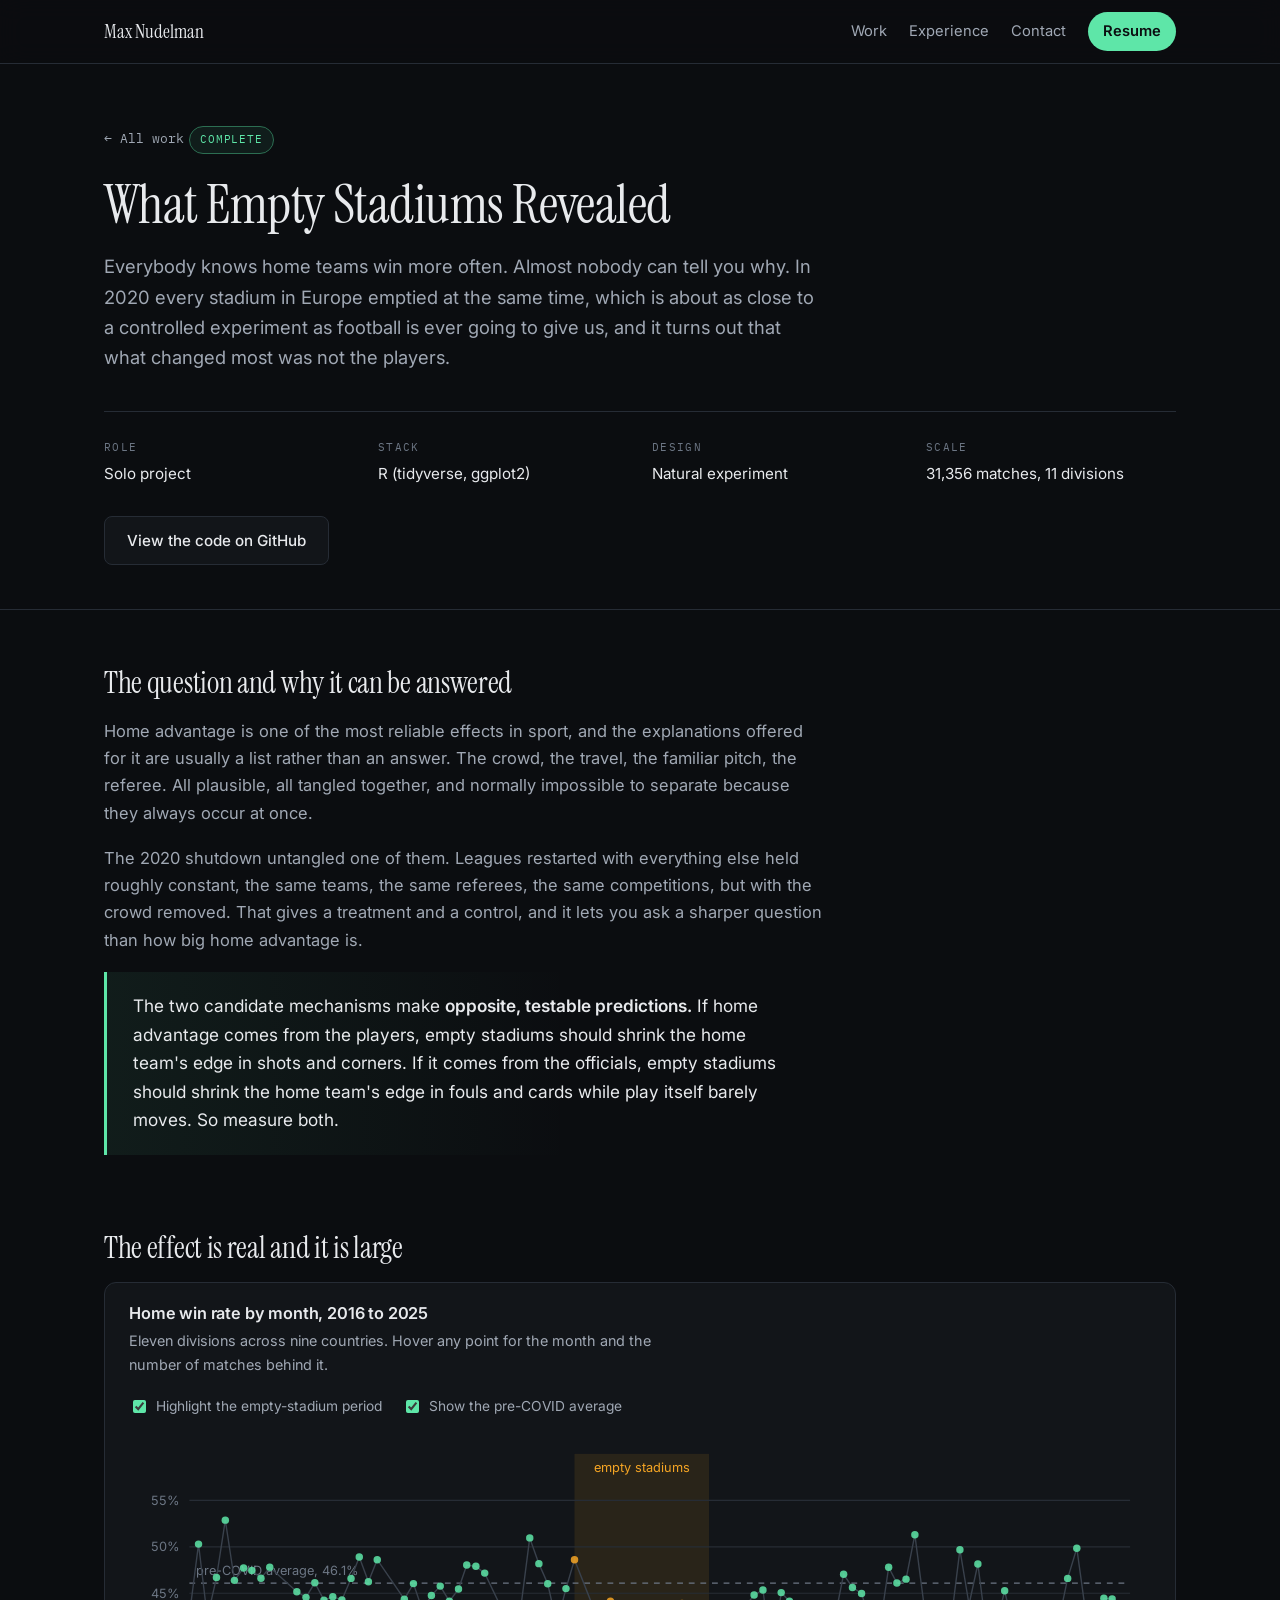
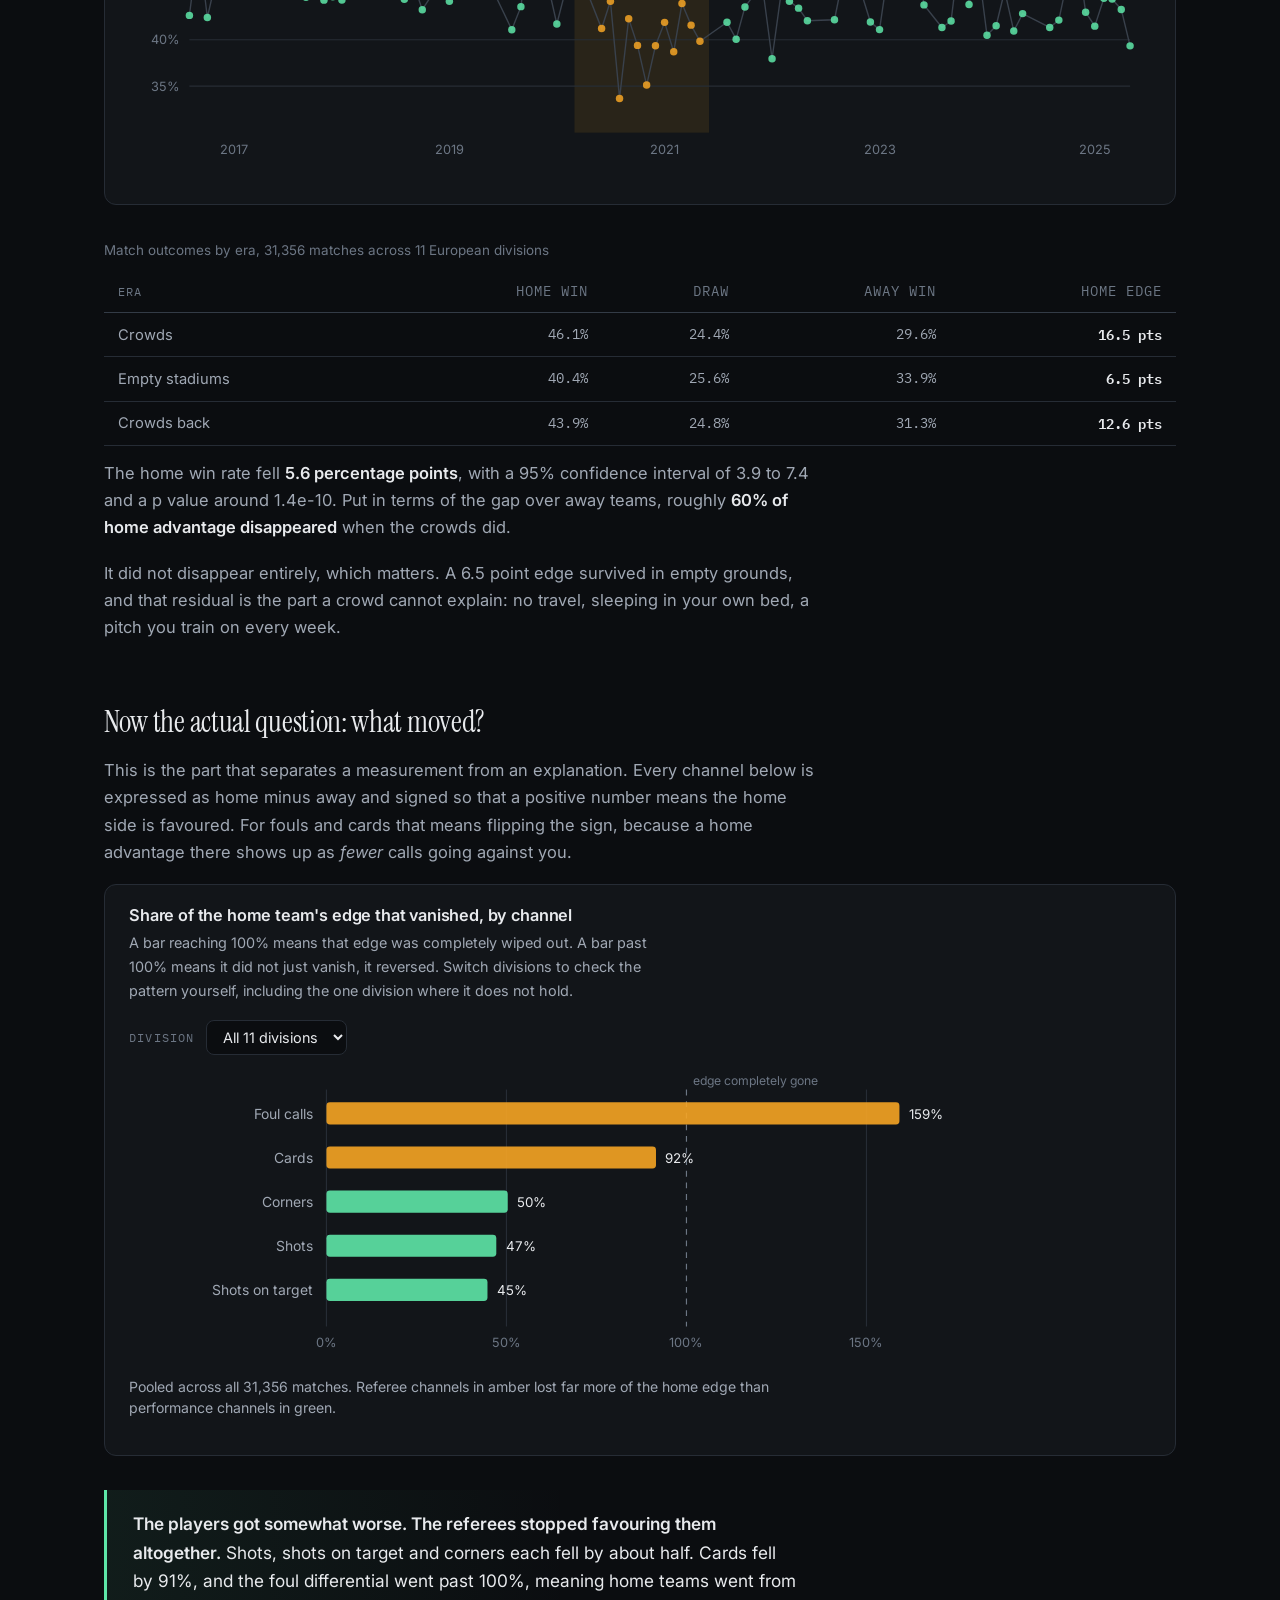
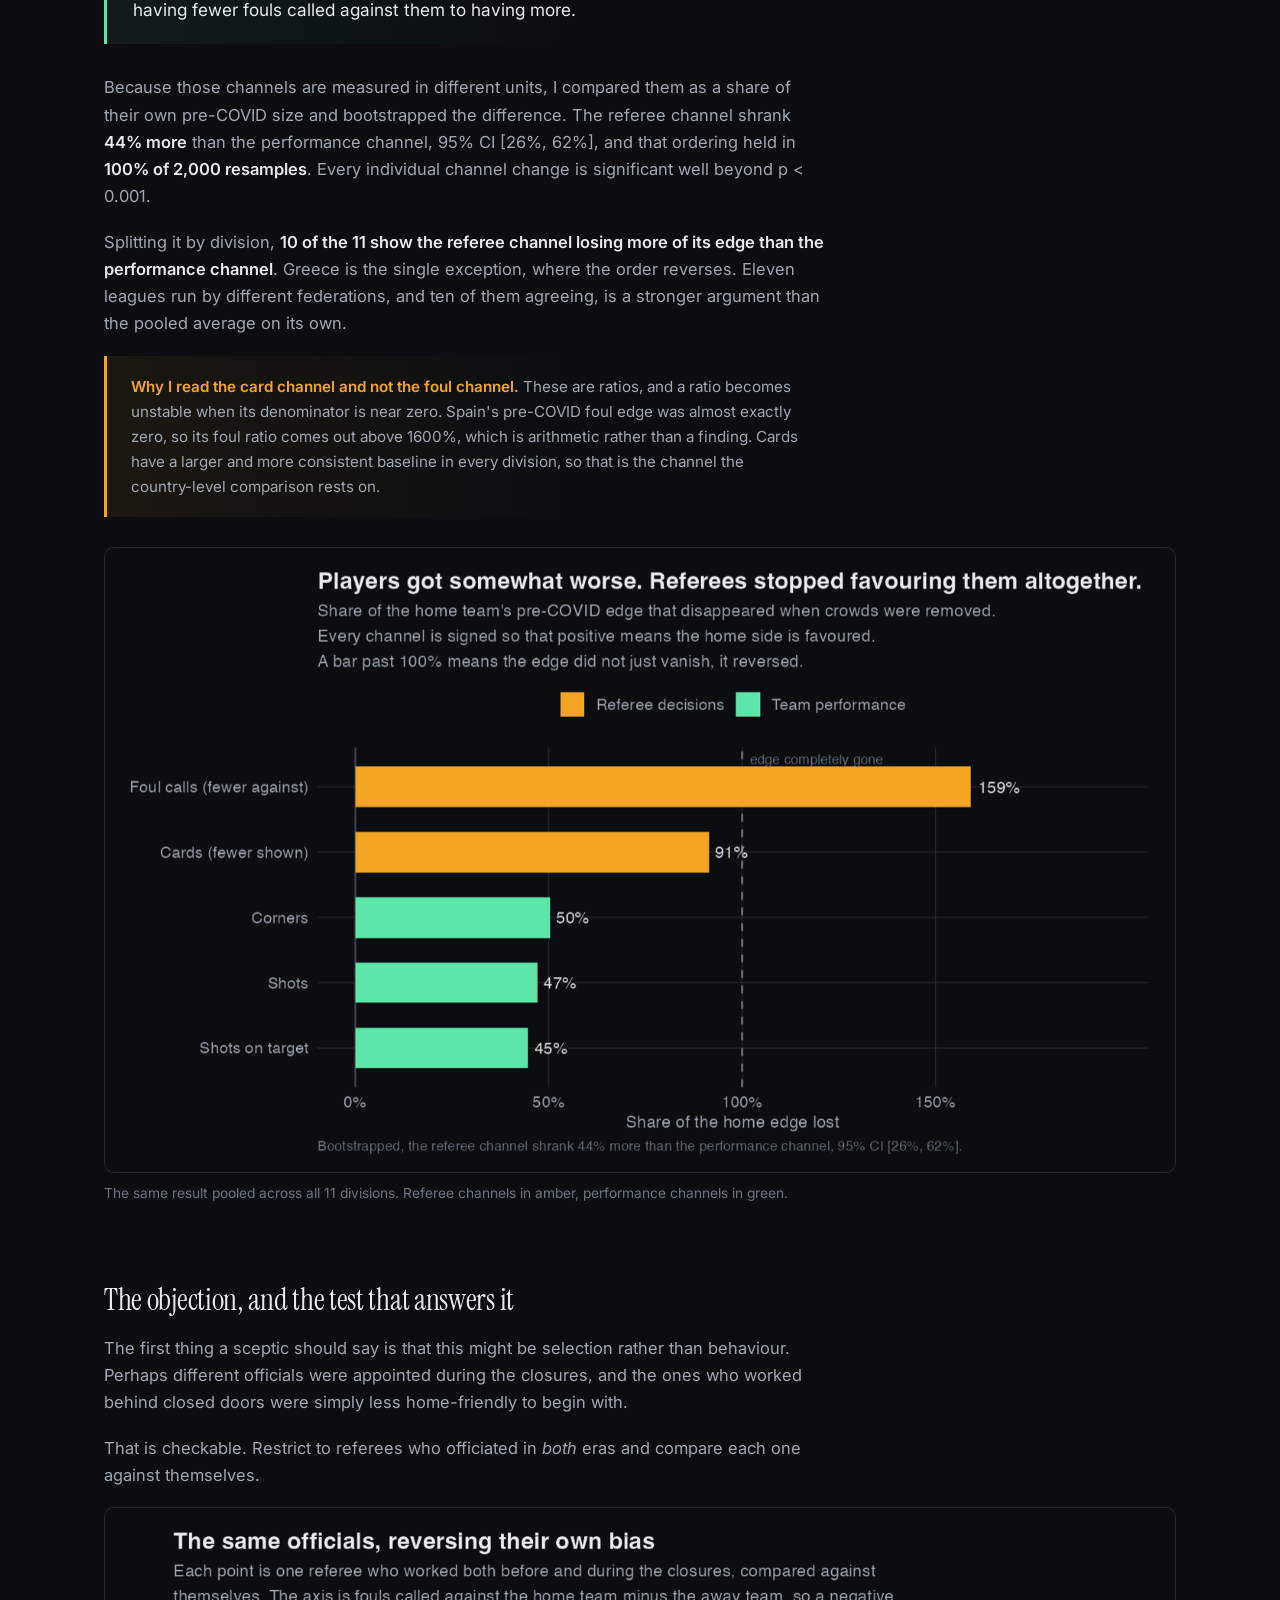
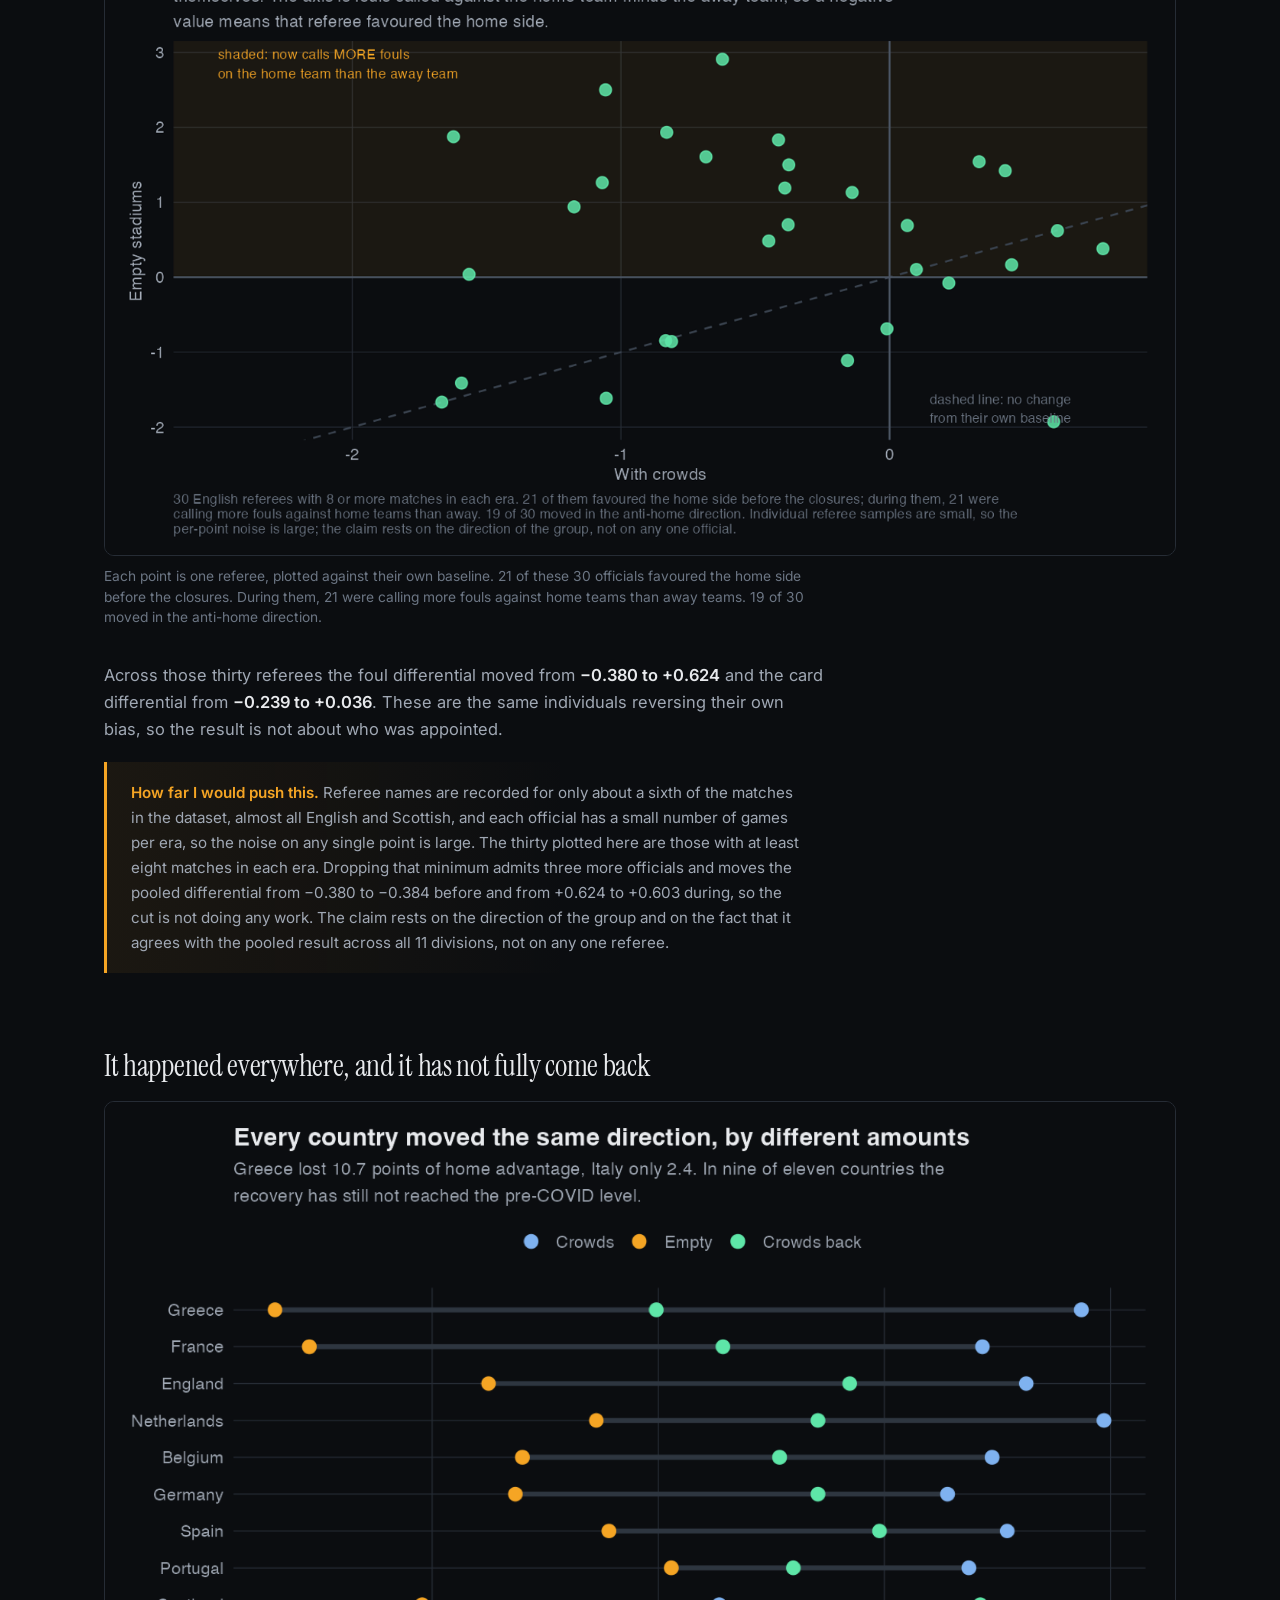
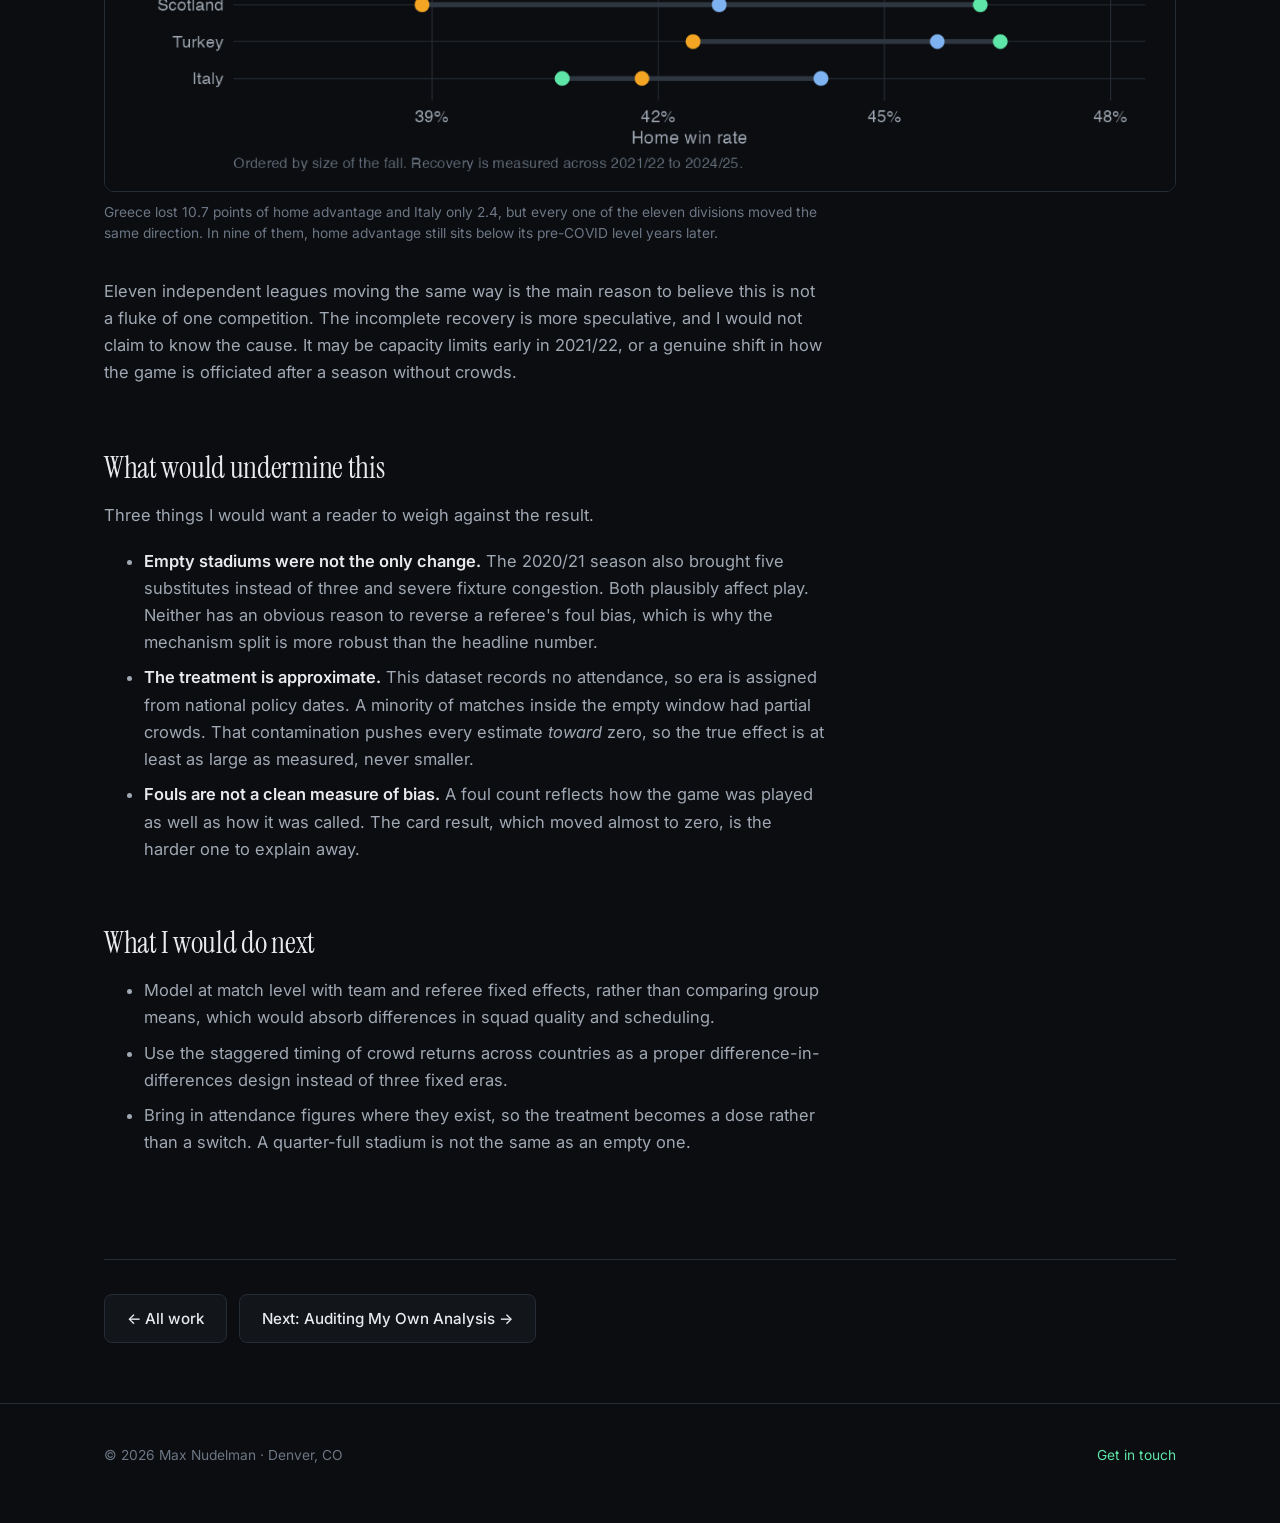
<file: projects/home-advantage.html>
<!DOCTYPE html>
<html lang="en">
<head>
<meta charset="utf-8">
<meta name="viewport" content="width=device-width, initial-scale=1">
<title>What Empty Stadiums Revealed | Max Nudelman</title>
<meta name="description" content="COVID emptied every stadium in Europe at once. Using 31,356 matches across 11 divisions, this separates how much of home advantage is the players and how much is the referee.">
<meta property="og:title" content="What Empty Stadiums Revealed">
<meta property="og:description" content="COVID emptied every stadium in Europe at once. Using 31,356 matches across 11 divisions, this separates how much of home advantage is the players and how much is the referee.">
<meta property="og:type" content="article">
<meta property="og:image" content="https://max-nudelman.github.io/assets/img/cards/home-advantage.jpg">
<meta property="og:image:secure_url" content="https://max-nudelman.github.io/assets/img/cards/home-advantage.jpg">
<meta property="og:image:type" content="image/jpeg">
<meta property="og:image:alt" content="Max Nudelman, data analyst. Seven projects on measurement, causal inference and data validation.">
<meta property="og:image:width" content="1200">
<meta property="og:image:height" content="630">
<meta property="og:url" content="https://max-nudelman.github.io/projects/home-advantage.html">
<meta name="twitter:card" content="summary_large_image">
<link rel="icon" href="../assets/favicon.svg" type="image/svg+xml">
<link rel="apple-touch-icon" href="../assets/img/og-card-v2.jpg">
<link rel="preconnect" href="https://fonts.googleapis.com">
<link rel="preconnect" href="https://fonts.gstatic.com" crossorigin>
<link href="https://fonts.googleapis.com/css2?family=Instrument+Serif:ital@0;1&family=Inter:wght@400;500;600&family=IBM+Plex+Mono:wght@400&display=swap" rel="stylesheet">
<link rel="stylesheet" href="../assets/css/style.css">
<script type="application/ld+json">
{
  "@context": "https://schema.org",
  "@type": "Article",
  "headline": "What Empty Stadiums Revealed",
  "description": "COVID emptied every stadium in Europe at once. Using 31,356 matches across 11 divisions, this separates how much of home advantage is the players and how much is the referee.",
  "url": "https://max-nudelman.github.io/projects/home-advantage.html",
  "image": "https://max-nudelman.github.io/assets/img/cards/home-advantage.jpg",
  "author": {
    "@type": "Person",
    "name": "Max Nudelman",
    "url": "https://max-nudelman.github.io/"
  },
  "isPartOf": {
    "@type": "WebSite",
    "name": "Max Nudelman",
    "url": "https://max-nudelman.github.io/"
  }
}
</script>
</head>
<body>

<a class="skip" href="#main">Skip to content</a>

<nav class="nav">
  <div class="wrap">
    <a class="nav-name" href="../index.html">Max Nudelman</a>
    <div class="nav-links">
      <a href="../index.html#work">Work</a>
      <a href="../index.html#experience">Experience</a>
      <a href="../index.html#contact">Contact</a>
      <a class="cta" href="../resume/Max-Nudelman-Resume.pdf">Resume</a>
    </div>
  </div>
</nav>

<main id="main">

<header class="case-head">
  <div class="wrap">
    <a class="back" href="../index.html#work">&larr; All work</a>
    <span class="tag tag-live" style="display:inline-block;margin-bottom:16px">Complete</span>
    <h1>What Empty Stadiums Revealed</h1>
    <p class="lede">
      Everybody knows home teams win more often. Almost nobody can tell you why. In 2020 every
      stadium in Europe emptied at the same time, which is about as close to a controlled experiment
      as football is ever going to give us, and it turns out that what changed most was not the
      players.
    </p>

    <div class="factsheet">
      <div class="fact"><div class="lab">Role</div><div class="val">Solo project</div></div>
      <div class="fact"><div class="lab">Stack</div><div class="val">R (tidyverse, ggplot2)</div></div>
      <div class="fact"><div class="lab">Design</div><div class="val">Natural experiment</div></div>
      <div class="fact"><div class="lab">Scale</div><div class="val">31,356 matches, 11 divisions</div></div>
    </div>

    <div class="hero-actions" style="margin-top:30px">
      <a class="btn" href="https://github.com/Max-Nudelman/home-advantage" target="_blank" rel="noopener">View the code on GitHub</a>
    </div>
  </div>
</header>

<div class="case-body">
  <div class="wrap">

    <section>
      <h2>The question and why it can be answered</h2>
      <p>
        Home advantage is one of the most reliable effects in sport, and the explanations offered for
        it are usually a list rather than an answer. The crowd, the travel, the familiar pitch, the
        referee. All plausible, all tangled together, and normally impossible to separate because
        they always occur at once.
      </p>
      <p>
        The 2020 shutdown untangled one of them. Leagues restarted with everything else held roughly
        constant, the same teams, the same referees, the same competitions, but with the crowd
        removed. That gives a treatment and a control, and it lets you ask a sharper question than
        how big home advantage is.
      </p>
      <div class="finding">
        <p>
          The two candidate mechanisms make <strong>opposite, testable predictions.</strong> If home
          advantage comes from the players, empty stadiums should shrink the home team's edge in
          shots and corners. If it comes from the officials, empty stadiums should shrink the home
          team's edge in fouls and cards while play itself barely moves. So measure both.
        </p>
      </div>
    </section>

    <section>
      <h2>The effect is real and it is large</h2>

      <div class="vnl-widget" id="ha-timeline">
        <h3>Home win rate by month, 2016 to 2025</h3>
        <p class="vnl-sub">
          Eleven divisions across nine countries. Hover any point for the month and the number of
          matches behind it.
        </p>
        <div class="ha-checks">
          <label><input type="checkbox" data-k="empty" checked> Highlight the empty-stadium period</label>
          <label><input type="checkbox" data-k="baseline" checked> Show the pre-COVID average</label>
        </div>
        <div class="vnl-plot"></div>
      </div>

      <div class="table-scroll">
        <table>
          <caption>Match outcomes by era, 31,356 matches across 11 European divisions</caption>
          <thead><tr><th>Era</th><th class="num">Home win</th><th class="num">Draw</th><th class="num">Away win</th><th class="num">Home edge</th></tr></thead>
          <tbody>
            <tr><td>Crowds</td><td class="num">46.1%</td><td class="num">24.4%</td><td class="num">29.6%</td><td class="num"><strong>16.5 pts</strong></td></tr>
            <tr><td>Empty stadiums</td><td class="num">40.4%</td><td class="num">25.6%</td><td class="num">33.9%</td><td class="num"><strong>6.5 pts</strong></td></tr>
            <tr><td>Crowds back</td><td class="num">43.9%</td><td class="num">24.8%</td><td class="num">31.3%</td><td class="num"><strong>12.6 pts</strong></td></tr>
          </tbody>
        </table>
      </div>
      <p>
        The home win rate fell <strong>5.6 percentage points</strong>, with a 95% confidence interval
        of 3.9 to 7.4 and a p value around 1.4e-10. Put in terms of the gap over away teams, roughly
        <strong>60% of home advantage disappeared</strong> when the crowds did.
      </p>
      <p>
        It did not disappear entirely, which matters. A 6.5 point edge survived in empty grounds, and
        that residual is the part a crowd cannot explain: no travel, sleeping in your own bed, a
        pitch you train on every week.
      </p>
    </section>

    <section>
      <h2>Now the actual question: what moved?</h2>
      <p>
        This is the part that separates a measurement from an explanation. Every channel below is
        expressed as home minus away and signed so that a positive number means the home side is
        favoured. For fouls and cards that means flipping the sign, because a home advantage there
        shows up as <em>fewer</em> calls going against you.
      </p>

      <div class="vnl-widget" id="ha-mechanism">
        <h3>Share of the home team's edge that vanished, by channel</h3>
        <p class="vnl-sub">
          A bar reaching 100% means that edge was completely wiped out. A bar past 100% means it did
          not just vanish, it reversed. Switch divisions to check the pattern yourself, including the
          one division where it does not hold.
        </p>
        <div class="ha-select">
          <label for="ha-country">Division</label>
          <select id="ha-country"></select>
        </div>
        <div class="vnl-plot"></div>
        <p class="vnl-note" data-k="note"></p>
      </div>

      <div class="finding">
        <p>
          <strong>The players got somewhat worse. The referees stopped favouring them altogether.</strong>
          Shots, shots on target and corners each fell by about half. Cards fell by 91%, and the foul
          differential went past 100%, meaning home teams went from having fewer fouls called against
          them to having more.
        </p>
      </div>
      <p>
        Because those channels are measured in different units, I compared them as a share of their
        own pre-COVID size and bootstrapped the difference. The referee channel shrank
        <strong>44% more</strong> than the performance channel, 95% CI [26%, 62%], and that ordering
        held in <strong>100% of 2,000 resamples</strong>. Every individual channel change is
        significant well beyond p &lt; 0.001.
      </p>
      <p>
        Splitting it by division, <strong>10 of the 11 show the referee channel losing more of its
        edge than the performance channel</strong>. Greece is the single exception, where the order
        reverses. Eleven leagues run by different federations, and ten of them agreeing, is a
        stronger argument than the pooled average on its own.
      </p>
      <div class="note">
        <p><strong>Why I read the card channel and not the foul channel.</strong> These are ratios,
        and a ratio becomes unstable when its denominator is near zero. Spain's pre-COVID foul edge
        was almost exactly zero, so its foul ratio comes out above 1600%, which is arithmetic rather
        than a finding. Cards have a larger and more consistent baseline in every division, so that
        is the channel the country-level comparison rests on.</p>
      </div>

      <figure class="figure">
        <img src="../assets/img/ha/02-mechanism.png" alt="Bar chart showing referee decision channels losing far more of their home edge than team performance channels" loading="lazy">
        <figcaption>
          The same result pooled across all 11 divisions. Referee channels in amber, performance
          channels in green.
        </figcaption>
      </figure>
    </section>

    <section>
      <h2>The objection, and the test that answers it</h2>
      <p>
        The first thing a sceptic should say is that this might be selection rather than behaviour.
        Perhaps different officials were appointed during the closures, and the ones who worked
        behind closed doors were simply less home-friendly to begin with.
      </p>
      <p>
        That is checkable. Restrict to referees who officiated in <em>both</em> eras and compare each
        one against themselves.
      </p>

      <figure class="figure">
        <img src="../assets/img/ha/03-referees.png" alt="Scatter plot of each referee's home foul differential with crowds against the same referee during empty stadiums" loading="lazy">
        <figcaption>
          Each point is one referee, plotted against their own baseline. 21 of these 30 officials
          favoured the home side before the closures. During them, 21 were calling more fouls against
          home teams than away teams. 19 of 30 moved in the anti-home direction.
        </figcaption>
      </figure>

      <p>
        Across those thirty referees the foul differential moved from <strong>&minus;0.380 to +0.624</strong>
        and the card differential from <strong>&minus;0.239 to +0.036</strong>. These are
        the same individuals reversing their own bias, so the result is not about who was appointed.
      </p>
      <div class="note">
        <p><strong>How far I would push this.</strong> Referee names are recorded for only about a
        sixth of the matches in the dataset, almost all English and Scottish, and each official has a
        small number of games per era, so the noise on any single point is large. The thirty plotted
        here are those with at least eight matches in each era. Dropping that minimum admits three
        more officials and moves the pooled differential from &minus;0.380 to &minus;0.384 before and
        from +0.624 to +0.603 during, so the cut is not doing any work. The claim rests on the direction
        of the group and on the fact that it agrees with the pooled result across all 11 divisions,
        not on any one referee.</p>
      </div>
    </section>

    <section>
      <h2>It happened everywhere, and it has not fully come back</h2>
      <figure class="figure">
        <img src="../assets/img/ha/04-countries.png" alt="Home win rate by country across the three eras, showing every country falling and partially recovering" loading="lazy">
        <figcaption>
          Greece lost 10.7 points of home advantage and Italy only 2.4, but every one of the eleven
          divisions moved the same direction. In nine of them, home advantage still sits below its
          pre-COVID level years later.
        </figcaption>
      </figure>
      <p>
        Eleven independent leagues moving the same way is the main reason to believe this is not a
        fluke of one competition. The incomplete recovery is more speculative, and I would not claim
        to know the cause. It may be capacity limits early in 2021/22, or a genuine shift in how the
        game is officiated after a season without crowds.
      </p>
    </section>

    <section>
      <h2>What would undermine this</h2>
      <p>Three things I would want a reader to weigh against the result.</p>
      <ul>
        <li><strong>Empty stadiums were not the only change.</strong> The 2020/21 season also brought
            five substitutes instead of three and severe fixture congestion. Both plausibly affect
            play. Neither has an obvious reason to reverse a referee's foul bias, which is why the
            mechanism split is more robust than the headline number.</li>
        <li><strong>The treatment is approximate.</strong> This dataset records no attendance, so era
            is assigned from national policy dates. A minority of matches inside the empty window had
            partial crowds. That contamination pushes every estimate <em>toward</em> zero, so the
            true effect is at least as large as measured, never smaller.</li>
        <li><strong>Fouls are not a clean measure of bias.</strong> A foul count reflects how the game
            was played as well as how it was called. The card result, which moved almost to zero, is
            the harder one to explain away.</li>
      </ul>
    </section>

    <section>
      <h2>What I would do next</h2>
      <ul>
        <li>Model at match level with team and referee fixed effects, rather than comparing group
            means, which would absorb differences in squad quality and scheduling.</li>
        <li>Use the staggered timing of crowd returns across countries as a proper
            difference-in-differences design instead of three fixed eras.</li>
        <li>Bring in attendance figures where they exist, so the treatment becomes a dose rather than
            a switch. A quarter-full stadium is not the same as an empty one.</li>
      </ul>
    </section>

  </div>
</div>

<div class="wrap">
  <div class="case-nav">
    <a class="btn" href="../index.html#work">&larr; All work</a>
    <a class="btn" href="vnl-2025.html">Next: Auditing My Own Analysis &rarr;</a>
  </div>
</div>

</main>

<footer>
  <div class="wrap">
    <span>&copy; 2026 Max Nudelman &middot; Denver, CO</span>
    <span><a href="../index.html#contact">Get in touch</a></span>
  </div>
</footer>

<script type="application/json" id="ha-data">{"monthly":[{"mth":"2016-08","hw":0.4262,"n":244},{"mth":"2016-09","hw":0.5029,"n":342},{"mth":"2016-10","hw":0.4239,"n":394},{"mth":"2016-11","hw":0.4669,"n":287},{"mth":"2016-12","hw":0.5287,"n":401},{"mth":"2017-01","hw":0.4639,"n":332},{"mth":"2017-02","hw":0.4772,"n":394},{"mth":"2017-03","hw":0.4746,"n":295},{"mth":"2017-04","hw":0.4661,"n":472},{"mth":"2017-05","hw":0.4781,"n":274},{"mth":"2017-08","hw":0.4517,"n":290},{"mth":"2017-09","hw":0.4456,"n":377},{"mth":"2017-10","hw":0.4613,"n":349},{"mth":"2017-11","hw":0.4426,"n":305},{"mth":"2017-12","hw":0.4462,"n":446},{"mth":"2018-01","hw":0.4428,"n":332},{"mth":"2018-02","hw":0.466,"n":397},{"mth":"2018-03","hw":0.4891,"n":321},{"mth":"2018-04","hw":0.4623,"n":411},{"mth":"2018-05","hw":0.4861,"n":216},{"mth":"2018-08","hw":0.4436,"n":257},{"mth":"2018-09","hw":0.4604,"n":404},{"mth":"2018-10","hw":0.4323,"n":303},{"mth":"2018-11","hw":0.4475,"n":295},{"mth":"2018-12","hw":0.4577,"n":461},{"mth":"2019-01","hw":0.4415,"n":299},{"mth":"2019-02","hw":0.4545,"n":396},{"mth":"2019-03","hw":0.4804,"n":358},{"mth":"2019-04","hw":0.479,"n":405},{"mth":"2019-05","hw":0.4717,"n":265},{"mth":"2019-08","hw":0.4108,"n":297},{"mth":"2019-09","hw":0.4356,"n":365},{"mth":"2019-10","hw":0.5096,"n":314},{"mth":"2019-11","hw":0.4819,"n":332},{"mth":"2019-12","hw":0.4602,"n":415},{"mth":"2020-01","hw":0.4169,"n":295},{"mth":"2020-02","hw":0.455,"n":422},{"mth":"2020-03","hw":0.4861,"n":144},{"mth":"2020-06","hw":0.412,"n":250},{"mth":"2020-07","hw":0.4414,"n":333},{"mth":"2020-08","hw":0.3368,"n":95},{"mth":"2020-09","hw":0.4226,"n":265},{"mth":"2020-10","hw":0.3939,"n":330},{"mth":"2020-11","hw":0.3512,"n":336},{"mth":"2020-12","hw":0.3935,"n":465},{"mth":"2021-01","hw":0.4187,"n":566},{"mth":"2021-02","hw":0.387,"n":447},{"mth":"2021-03","hw":0.4389,"n":319},{"mth":"2021-04","hw":0.4157,"n":445},{"mth":"2021-05","hw":0.3984,"n":374},{"mth":"2021-08","hw":0.4189,"n":296},{"mth":"2021-09","hw":0.4006,"n":352},{"mth":"2021-10","hw":0.4353,"n":402},{"mth":"2021-11","hw":0.4482,"n":299},{"mth":"2021-12","hw":0.4535,"n":430},{"mth":"2022-01","hw":0.3795,"n":332},{"mth":"2022-02","hw":0.4507,"n":426},{"mth":"2022-03","hw":0.4415,"n":299},{"mth":"2022-04","hw":0.434,"n":424},{"mth":"2022-05","hw":0.4204,"n":314},{"mth":"2022-08","hw":0.4215,"n":382},{"mth":"2022-09","hw":0.4704,"n":287},{"mth":"2022-10","hw":0.4563,"n":504},{"mth":"2022-11","hw":0.4498,"n":229},{"mth":"2022-12","hw":0.419,"n":105},{"mth":"2023-01","hw":0.4109,"n":421},{"mth":"2023-02","hw":0.478,"n":387},{"mth":"2023-03","hw":0.461,"n":295},{"mth":"2023-04","hw":0.4652,"n":488},{"mth":"2023-05","hw":0.513,"n":384},{"mth":"2023-06","hw":0.4375,"n":48},{"mth":"2023-08","hw":0.4131,"n":259},{"mth":"2023-09","hw":0.4202,"n":376},{"mth":"2023-10","hw":0.4969,"n":318},{"mth":"2023-11","hw":0.4379,"n":290},{"mth":"2023-12","hw":0.4815,"n":432},{"mth":"2024-01","hw":0.4048,"n":336},{"mth":"2024-02","hw":0.415,"n":412},{"mth":"2024-03","hw":0.4527,"n":349},{"mth":"2024-04","hw":0.4093,"n":408},{"mth":"2024-05","hw":0.4281,"n":334},{"mth":"2024-08","hw":0.4132,"n":288},{"mth":"2024-09","hw":0.4211,"n":342},{"mth":"2024-10","hw":0.466,"n":294},{"mth":"2024-11","hw":0.4985,"n":325},{"mth":"2024-12","hw":0.4296,"n":398},{"mth":"2025-01","hw":0.4146,"n":357},{"mth":"2025-02","hw":0.4447,"n":380},{"mth":"2025-03","hw":0.4438,"n":338},{"mth":"2025-04","hw":0.4326,"n":386},{"mth":"2025-05","hw":0.3934,"n":361}],"by_country":[{"country":"Belgium","era":"Crowds","hw":0.4643,"gd":0.3571,"shot":1.9452,"card":-0.5927,"foul":-1.1724,"n":952},{"country":"Belgium","era":"Empty","hw":0.402,"gd":0.098,"shot":0.9804,"card":0.0229,"foul":-0.3824,"n":306},{"country":"Belgium","era":"Crowds back","hw":0.4361,"gd":0.3123,"shot":2.5268,"card":-0.4963,"foul":-0.8634,"n":1236},{"country":"England","era":"Crowds","hw":0.4688,"gd":0.3476,"shot":2.6657,"card":-0.1759,"foul":-0.398,"n":1427},{"country":"England","era":"Empty","hw":0.3975,"gd":0.0888,"shot":1.2981,"card":-0.0444,"foul":0.5285,"n":473},{"country":"England","era":"Crowds back","hw":0.4454,"gd":0.2592,"shot":2.3901,"card":-0.2349,"foul":-0.3816,"n":1520},{"country":"France","era":"Crowds","hw":0.463,"gd":0.4137,"shot":2.4492,"card":-0.3632,"foul":-0.4133,"n":1419},{"country":"France","era":"Empty","hw":0.3737,"gd":0.0342,"shot":1.8895,"card":-0.0368,"foul":0.5132,"n":380},{"country":"France","era":"Crowds back","hw":0.4286,"gd":0.2427,"shot":2.1152,"card":-0.2988,"foul":-0.3768,"n":1372},{"country":"Germany","era":"Crowds","hw":0.4584,"gd":0.3839,"shot":2.3856,"card":-0.3856,"foul":-0.7178,"n":1141},{"country":"Germany","era":"Empty","hw":0.401,"gd":0.2031,"shot":1.3265,"card":-0.0977,"foul":-0.2391,"n":389},{"country":"Germany","era":"Crowds back","hw":0.4412,"gd":0.3668,"shot":2.7825,"card":-0.3132,"foul":-0.3679,"n":1224},{"country":"Greece","era":"Crowds","hw":0.4761,"gd":0.4994,"shot":2.7542,"card":-0.7557,"foul":-0.7253,"n":901},{"country":"Greece","era":"Empty","hw":0.3691,"gd":0.1275,"shot":0.8725,"card":-0.3188,"foul":-0.4899,"n":298},{"country":"Greece","era":"Crowds back","hw":0.4197,"gd":0.234,"shot":2.4307,"card":-0.5462,"foul":-0.6586,"n":953},{"country":"Italy","era":"Crowds","hw":0.4416,"gd":0.2695,"shot":2.3642,"card":-0.3986,"foul":-0.21,"n":1395},{"country":"Italy","era":"Empty","hw":0.4178,"gd":0.2277,"shot":1.196,"card":-0.0376,"foul":0.0653,"n":505},{"country":"Italy","era":"Crowds back","hw":0.4072,"gd":0.1947,"shot":2.2533,"card":-0.3789,"foul":-0.5447,"n":1520},{"country":"Netherlands","era":"Crowds","hw":0.4791,"gd":0.4765,"shot":3.2559,"card":-0.4028,"foul":-0.6896,"n":1150},{"country":"Netherlands","era":"Empty","hw":0.4118,"gd":0.2092,"shot":1.4706,"card":-0.0752,"foul":0.2876,"n":306},{"country":"Netherlands","era":"Crowds back","hw":0.4412,"gd":0.3448,"shot":3.0531,"card":-0.2958,"foul":-0.5515,"n":1224},{"country":"Portugal","era":"Crowds","hw":0.4612,"gd":0.3439,"shot":2.0278,"card":-0.4614,"foul":0.1836,"n":1134},{"country":"Portugal","era":"Empty","hw":0.4217,"gd":0.1667,"shot":1.4444,"card":0.101,"foul":0.4242,"n":396},{"country":"Portugal","era":"Crowds back","hw":0.4379,"gd":0.2753,"shot":2.0645,"card":-0.281,"foul":0.5106,"n":1224},{"country":"Scotland","era":"Crowds","hw":0.4281,"gd":0.2819,"shot":1.8631,"card":-0.3341,"foul":-0.326,"n":862},{"country":"Scotland","era":"Empty","hw":0.3886,"gd":0.1179,"shot":0.3755,"card":0.0306,"foul":0.5197,"n":229},{"country":"Scotland","era":"Crowds back","hw":0.4627,"gd":0.3761,"shot":2.1184,"card":-0.3476,"foul":-0.3114,"n":912},{"country":"Spain","era":"Crowds","hw":0.4663,"gd":0.3896,"shot":3.159,"card":-0.2867,"foul":-0.0106,"n":1409},{"country":"Spain","era":"Empty","hw":0.4134,"gd":0.2179,"shot":1.3747,"card":-0.0244,"foul":0.1629,"n":491},{"country":"Spain","era":"Crowds back","hw":0.4493,"gd":0.3368,"shot":2.8941,"card":-0.1724,"foul":0.1493,"n":1520},{"country":"Turkey","era":"Crowds","hw":0.457,"gd":0.3781,"shot":2.5983,"card":-0.2473,"foul":0.2746,"n":1140},{"country":"Turkey","era":"Empty","hw":0.4246,"gd":0.3056,"shot":1.8194,"card":0.0655,"foul":0.3591,"n":504},{"country":"Turkey","era":"Crowds back","hw":0.4654,"gd":0.356,"shot":2.4798,"card":-0.1387,"foul":0.2661,"n":1444}],"edges":[{"country":"Belgium","channel":"Shots","Crowds":1.9452,"Empty":0.9804,"lost":0.496},{"country":"Belgium","channel":"Shots on target","Crowds":0.8497,"Empty":0.4412,"lost":0.4808},{"country":"Belgium","channel":"Corners","Crowds":1.0969,"Empty":0.6536,"lost":0.4041},{"country":"Belgium","channel":"Foul calls","Crowds":1.1724,"Empty":0.3824,"lost":0.6739},{"country":"Belgium","channel":"Cards","Crowds":0.5927,"Empty":-0.0229,"lost":1.0386},{"country":"England","channel":"Shots","Crowds":2.6657,"Empty":1.2981,"lost":0.513},{"country":"England","channel":"Shots on target","Crowds":0.8332,"Empty":0.4524,"lost":0.457},{"country":"England","channel":"Corners","Crowds":1.082,"Empty":0.8034,"lost":0.2575},{"country":"England","channel":"Foul calls","Crowds":0.398,"Empty":-0.5285,"lost":2.3279},{"country":"England","channel":"Cards","Crowds":0.1759,"Empty":0.0444,"lost":0.7476},{"country":"France","channel":"Shots","Crowds":2.4492,"Empty":1.8895,"lost":0.2285},{"country":"France","channel":"Shots on target","Crowds":0.8639,"Empty":0.5711,"lost":0.339},{"country":"France","channel":"Corners","Crowds":0.9859,"Empty":1.0342,"lost":-0.049},{"country":"France","channel":"Foul calls","Crowds":0.4133,"Empty":-0.5132,"lost":2.2417},{"country":"France","channel":"Cards","Crowds":0.3632,"Empty":0.0368,"lost":0.8986},{"country":"Germany","channel":"Shots","Crowds":2.3856,"Empty":1.3265,"lost":0.444},{"country":"Germany","channel":"Shots on target","Crowds":0.7923,"Empty":0.5193,"lost":0.3446},{"country":"Germany","channel":"Corners","Crowds":0.8089,"Empty":0.365,"lost":0.5487},{"country":"Germany","channel":"Foul calls","Crowds":0.7178,"Empty":0.2391,"lost":0.6669},{"country":"Germany","channel":"Cards","Crowds":0.3856,"Empty":0.0977,"lost":0.7467},{"country":"Greece","channel":"Shots","Crowds":2.7542,"Empty":0.8725,"lost":0.6832},{"country":"Greece","channel":"Shots on target","Crowds":1.4613,"Empty":0.4128,"lost":0.7175},{"country":"Greece","channel":"Corners","Crowds":1.4643,"Empty":0.745,"lost":0.4913},{"country":"Greece","channel":"Foul calls","Crowds":0.7253,"Empty":0.4899,"lost":0.3245},{"country":"Greece","channel":"Cards","Crowds":0.7557,"Empty":0.3188,"lost":0.5781},{"country":"Italy","channel":"Shots","Crowds":2.3642,"Empty":1.196,"lost":0.4941},{"country":"Italy","channel":"Shots on target","Crowds":1.0136,"Empty":0.703,"lost":0.3065},{"country":"Italy","channel":"Corners","Crowds":0.9484,"Empty":0.3089,"lost":0.6743},{"country":"Italy","channel":"Foul calls","Crowds":0.21,"Empty":-0.0653,"lost":1.3111},{"country":"Italy","channel":"Cards","Crowds":0.3986,"Empty":0.0376,"lost":0.9056},{"country":"Netherlands","channel":"Shots","Crowds":3.2559,"Empty":1.4706,"lost":0.5483},{"country":"Netherlands","channel":"Shots on target","Crowds":1.1754,"Empty":0.6144,"lost":0.4773},{"country":"Netherlands","channel":"Corners","Crowds":1.2097,"Empty":0.7876,"lost":0.349},{"country":"Netherlands","channel":"Foul calls","Crowds":0.6896,"Empty":-0.2876,"lost":1.417},{"country":"Netherlands","channel":"Cards","Crowds":0.4028,"Empty":0.0752,"lost":0.8134},{"country":"Portugal","channel":"Shots","Crowds":2.0278,"Empty":1.4444,"lost":0.2877},{"country":"Portugal","channel":"Shots on target","Crowds":0.8394,"Empty":0.4949,"lost":0.4103},{"country":"Portugal","channel":"Corners","Crowds":0.9287,"Empty":0.5581,"lost":0.3991},{"country":"Portugal","channel":"Foul calls","Crowds":-0.1836,"Empty":-0.4242,"lost":-1.311},{"country":"Portugal","channel":"Cards","Crowds":0.4614,"Empty":-0.101,"lost":1.2189},{"country":"Scotland","channel":"Shots","Crowds":1.8631,"Empty":0.3755,"lost":0.7984},{"country":"Scotland","channel":"Shots on target","Crowds":0.8213,"Empty":0.2489,"lost":0.697},{"country":"Scotland","channel":"Corners","Crowds":0.9014,"Empty":0.1528,"lost":0.8304},{"country":"Scotland","channel":"Foul calls","Crowds":0.326,"Empty":-0.5197,"lost":2.5941},{"country":"Scotland","channel":"Cards","Crowds":0.3341,"Empty":-0.0306,"lost":1.0915},{"country":"Spain","channel":"Shots","Crowds":3.159,"Empty":1.3747,"lost":0.5648},{"country":"Spain","channel":"Shots on target","Crowds":1.1022,"Empty":0.5071,"lost":0.5399},{"country":"Spain","channel":"Corners","Crowds":1.4457,"Empty":0.1324,"lost":0.9084},{"country":"Spain","channel":"Foul calls","Crowds":0.0106,"Empty":-0.1629,"lost":16.3048},{"country":"Spain","channel":"Cards","Crowds":0.2867,"Empty":0.0244,"lost":0.9148},{"country":"Turkey","channel":"Shots","Crowds":2.5983,"Empty":1.8194,"lost":0.2998},{"country":"Turkey","channel":"Shots on target","Crowds":1.1103,"Empty":0.7044,"lost":0.3656},{"country":"Turkey","channel":"Corners","Crowds":1.0707,"Empty":0.4643,"lost":0.5664},{"country":"Turkey","channel":"Foul calls","Crowds":-0.2746,"Empty":-0.3591,"lost":-0.3079},{"country":"Turkey","channel":"Cards","Crowds":0.2473,"Empty":-0.0655,"lost":1.2648}],"pooled":[{"channel":"Shots","Crowds":2.5282,"Empty":1.3355,"lost":0.4718,"country":"All"},{"channel":"Shots on target","Crowds":0.9692,"Empty":0.5357,"lost":0.4473,"country":"All"},{"channel":"Corners","Crowds":1.0782,"Empty":0.5352,"lost":0.5036,"country":"All"},{"channel":"Foul calls","Crowds":0.2996,"Empty":-0.1772,"lost":1.5916,"country":"All"},{"channel":"Cards","Crowds":0.3732,"Empty":0.0316,"lost":0.9154,"country":"All"}],"consistency":[{"country":"Belgium","perf":0.496,"cards":1.0386,"ref_dominant":true},{"country":"England","perf":0.513,"cards":0.7476,"ref_dominant":true},{"country":"France","perf":0.2285,"cards":0.8986,"ref_dominant":true},{"country":"Germany","perf":0.444,"cards":0.7467,"ref_dominant":true},{"country":"Greece","perf":0.6832,"cards":0.5781,"ref_dominant":false},{"country":"Italy","perf":0.4941,"cards":0.9056,"ref_dominant":true},{"country":"Netherlands","perf":0.5483,"cards":0.8134,"ref_dominant":true},{"country":"Portugal","perf":0.2877,"cards":1.2189,"ref_dominant":true},{"country":"Scotland","perf":0.7984,"cards":1.0915,"ref_dominant":true},{"country":"Spain","perf":0.5648,"cards":0.9148,"ref_dominant":true},{"country":"Turkey","perf":0.2998,"cards":1.2648,"ref_dominant":true}],"refs":[{"Referee":"A Dallas","fd_Crowds":-1.623,"fd_Empty":1.875,"n_Crowds":69,"n_Empty":8},{"Referee":"A Madley","fd_Crowds":0.455,"fd_Empty":0.167,"n_Crowds":11,"n_Empty":18},{"Referee":"A Marriner","fd_Crowds":-0.01,"fd_Empty":-0.688,"n_Crowds":100,"n_Empty":32},{"Referee":"A Muir","fd_Crowds":-1.055,"fd_Empty":-1.615,"n_Crowds":55,"n_Empty":13},{"Referee":"A Taylor","fd_Crowds":0.625,"fd_Empty":0.622,"n_Crowds":112,"n_Empty":37},{"Referee":"B Madden","fd_Crowds":-0.413,"fd_Empty":1.833,"n_Crowds":75,"n_Empty":18},{"Referee":"C Kavanagh","fd_Crowds":-0.683,"fd_Empty":1.607,"n_Crowds":60,"n_Empty":28},{"Referee":"C Pawson","fd_Crowds":-0.449,"fd_Empty":0.484,"n_Crowds":89,"n_Empty":31},{"Referee":"C Steven","fd_Crowds":-1.667,"fd_Empty":-1.667,"n_Crowds":9,"n_Empty":9},{"Referee":"D Coote","fd_Crowds":-1.565,"fd_Empty":0.038,"n_Crowds":23,"n_Empty":26},{"Referee":"D Munro","fd_Crowds":-0.833,"fd_Empty":-0.846,"n_Crowds":12,"n_Empty":13},{"Referee":"D Robertson","fd_Crowds":0.431,"fd_Empty":1.421,"n_Crowds":72,"n_Empty":19},{"Referee":"E Anderson","fd_Crowds":-0.622,"fd_Empty":2.909,"n_Crowds":45,"n_Empty":11},{"Referee":"G Aitken","fd_Crowds":-0.156,"fd_Empty":-1.111,"n_Crowds":32,"n_Empty":9},{"Referee":"G Duncan","fd_Crowds":-0.375,"fd_Empty":1.5,"n_Crowds":16,"n_Empty":8},{"Referee":"G Scott","fd_Crowds":-1.593,"fd_Empty":-1.412,"n_Crowds":59,"n_Empty":17},{"Referee":"J Beaton","fd_Crowds":-0.39,"fd_Empty":1.19,"n_Crowds":77,"n_Empty":21},{"Referee":"J Moss","fd_Crowds":0.066,"fd_Empty":0.69,"n_Crowds":106,"n_Empty":29},{"Referee":"K Clancy","fd_Crowds":-1.069,"fd_Empty":1.263,"n_Crowds":72,"n_Empty":19},{"Referee":"K Friend","fd_Crowds":-0.83,"fd_Empty":1.933,"n_Crowds":88,"n_Empty":30},{"Referee":"L Mason","fd_Crowds":-0.812,"fd_Empty":-0.857,"n_Crowds":69,"n_Empty":14},{"Referee":"M Atkinson","fd_Crowds":-1.174,"fd_Empty":0.939,"n_Crowds":109,"n_Empty":33},{"Referee":"M Dean","fd_Crowds":-0.377,"fd_Empty":0.7,"n_Crowds":106,"n_Empty":30},{"Referee":"M Oliver","fd_Crowds":-0.139,"fd_Empty":1.132,"n_Crowds":115,"n_Empty":38},{"Referee":"N Walsh","fd_Crowds":0.795,"fd_Empty":0.381,"n_Crowds":73,"n_Empty":21},{"Referee":"P Tierney","fd_Crowds":-1.057,"fd_Empty":2.5,"n_Crowds":70,"n_Empty":26},{"Referee":"S Attwell","fd_Crowds":0.1,"fd_Empty":0.103,"n_Crowds":60,"n_Empty":29},{"Referee":"S Hooper","fd_Crowds":0.611,"fd_Empty":-1.929,"n_Crowds":18,"n_Empty":14},{"Referee":"S McLean","fd_Crowds":0.221,"fd_Empty":-0.077,"n_Crowds":68,"n_Empty":13},{"Referee":"W Collum","fd_Crowds":0.333,"fd_Empty":1.542,"n_Crowds":81,"n_Empty":24}]}</script>
<script src="../assets/js/home-advantage.js"></script>

</body>
</html>
</file>
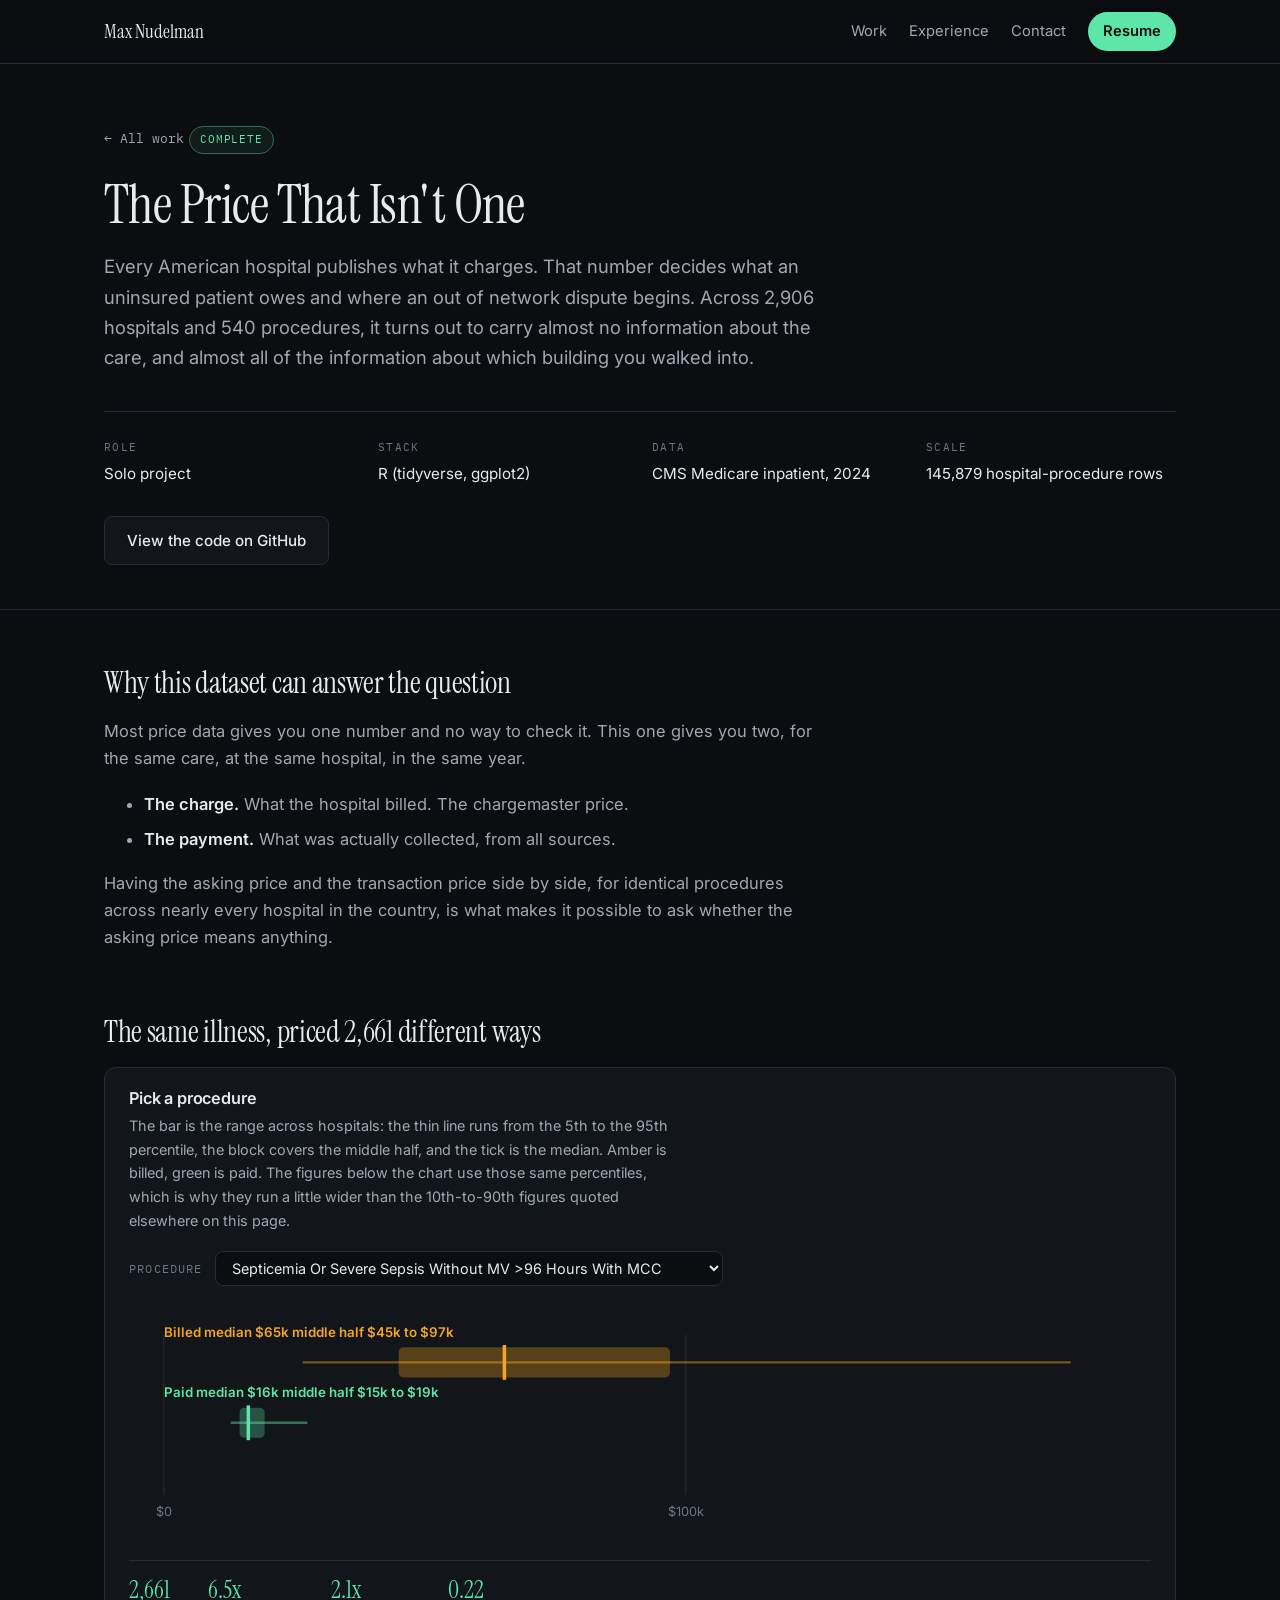
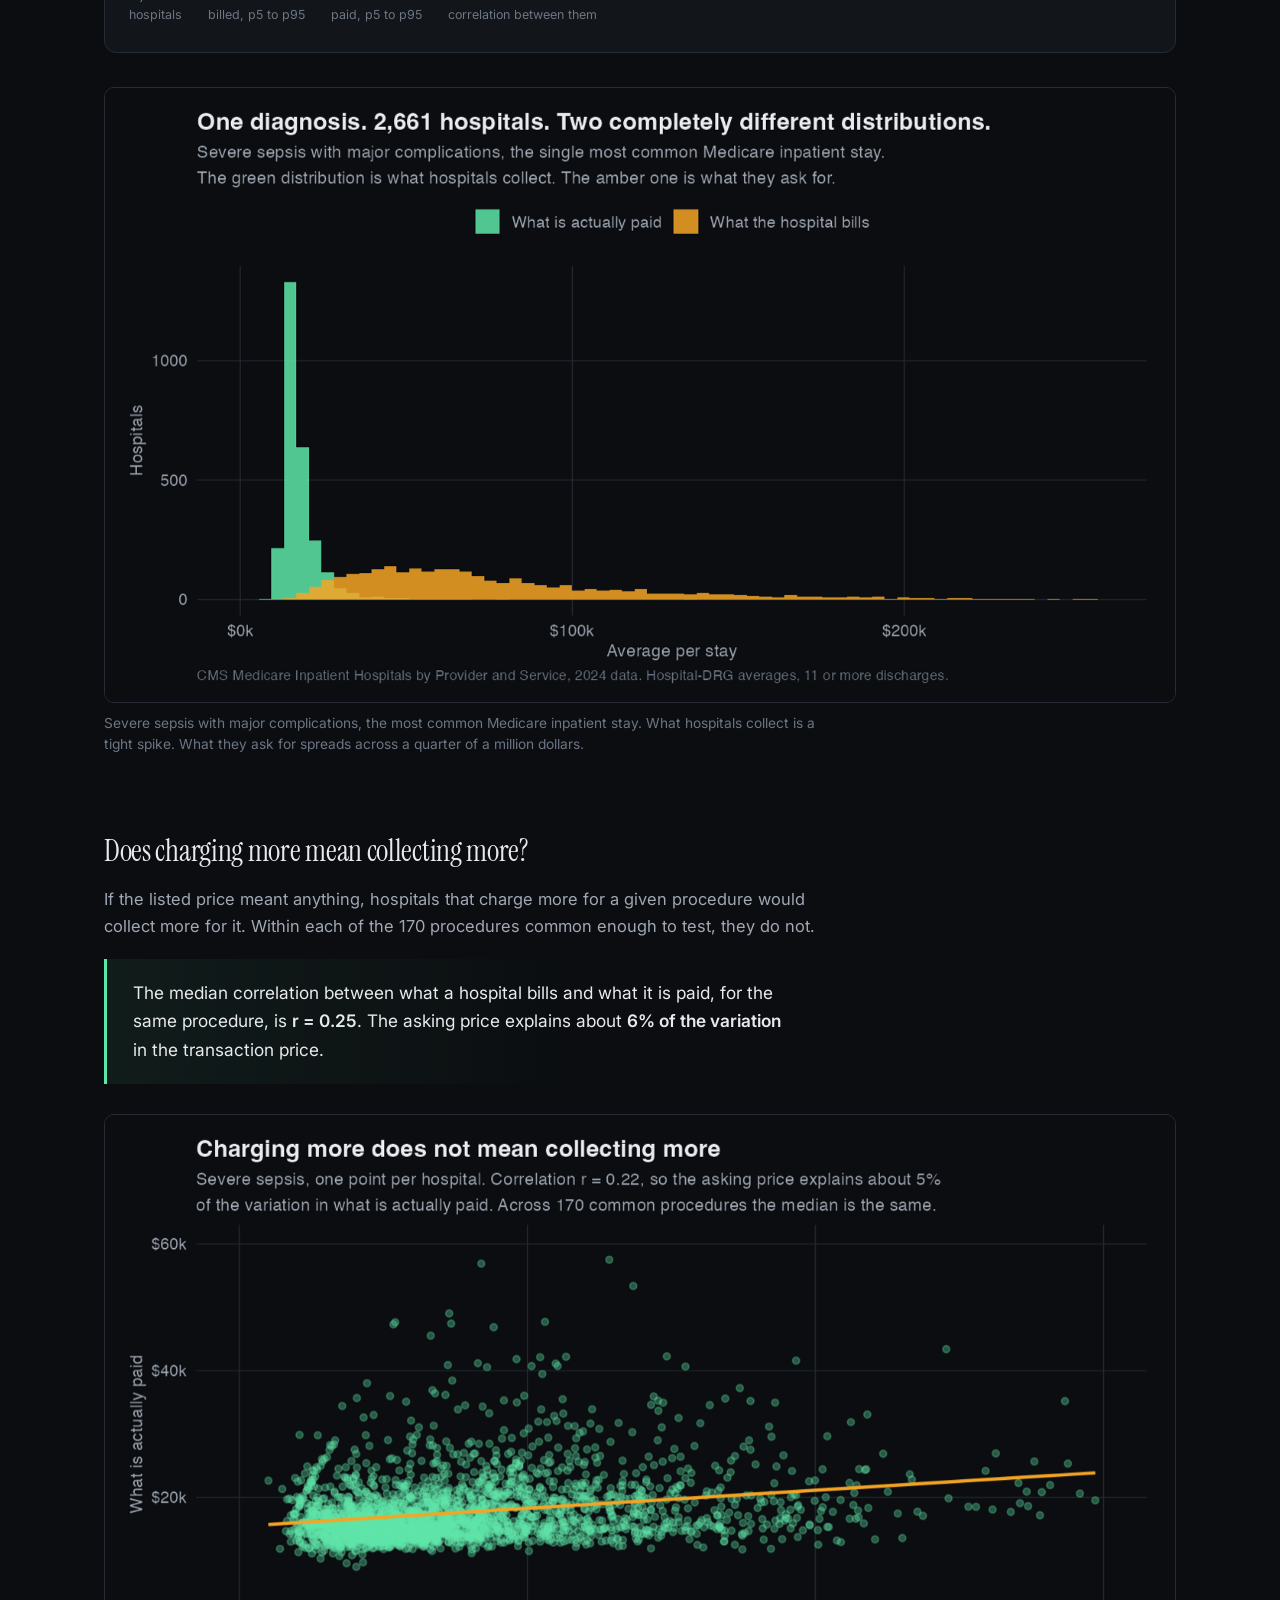
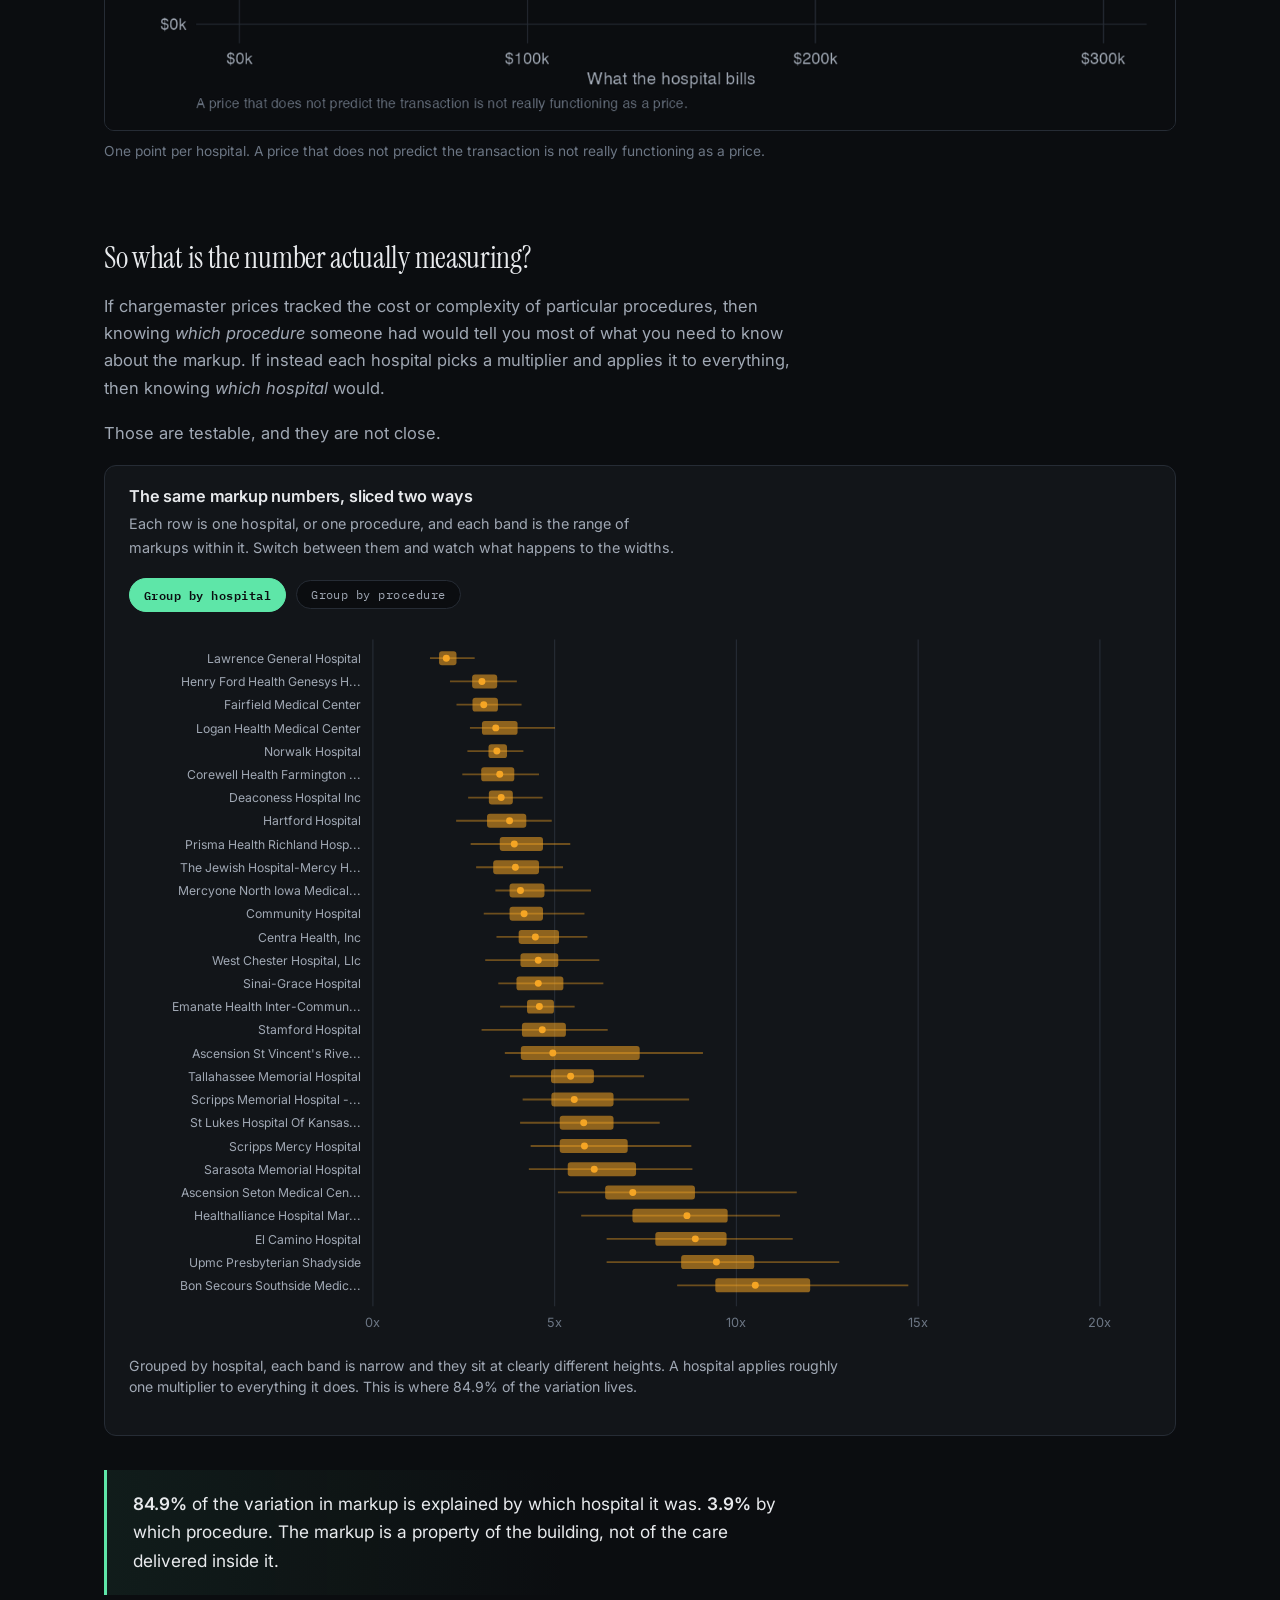
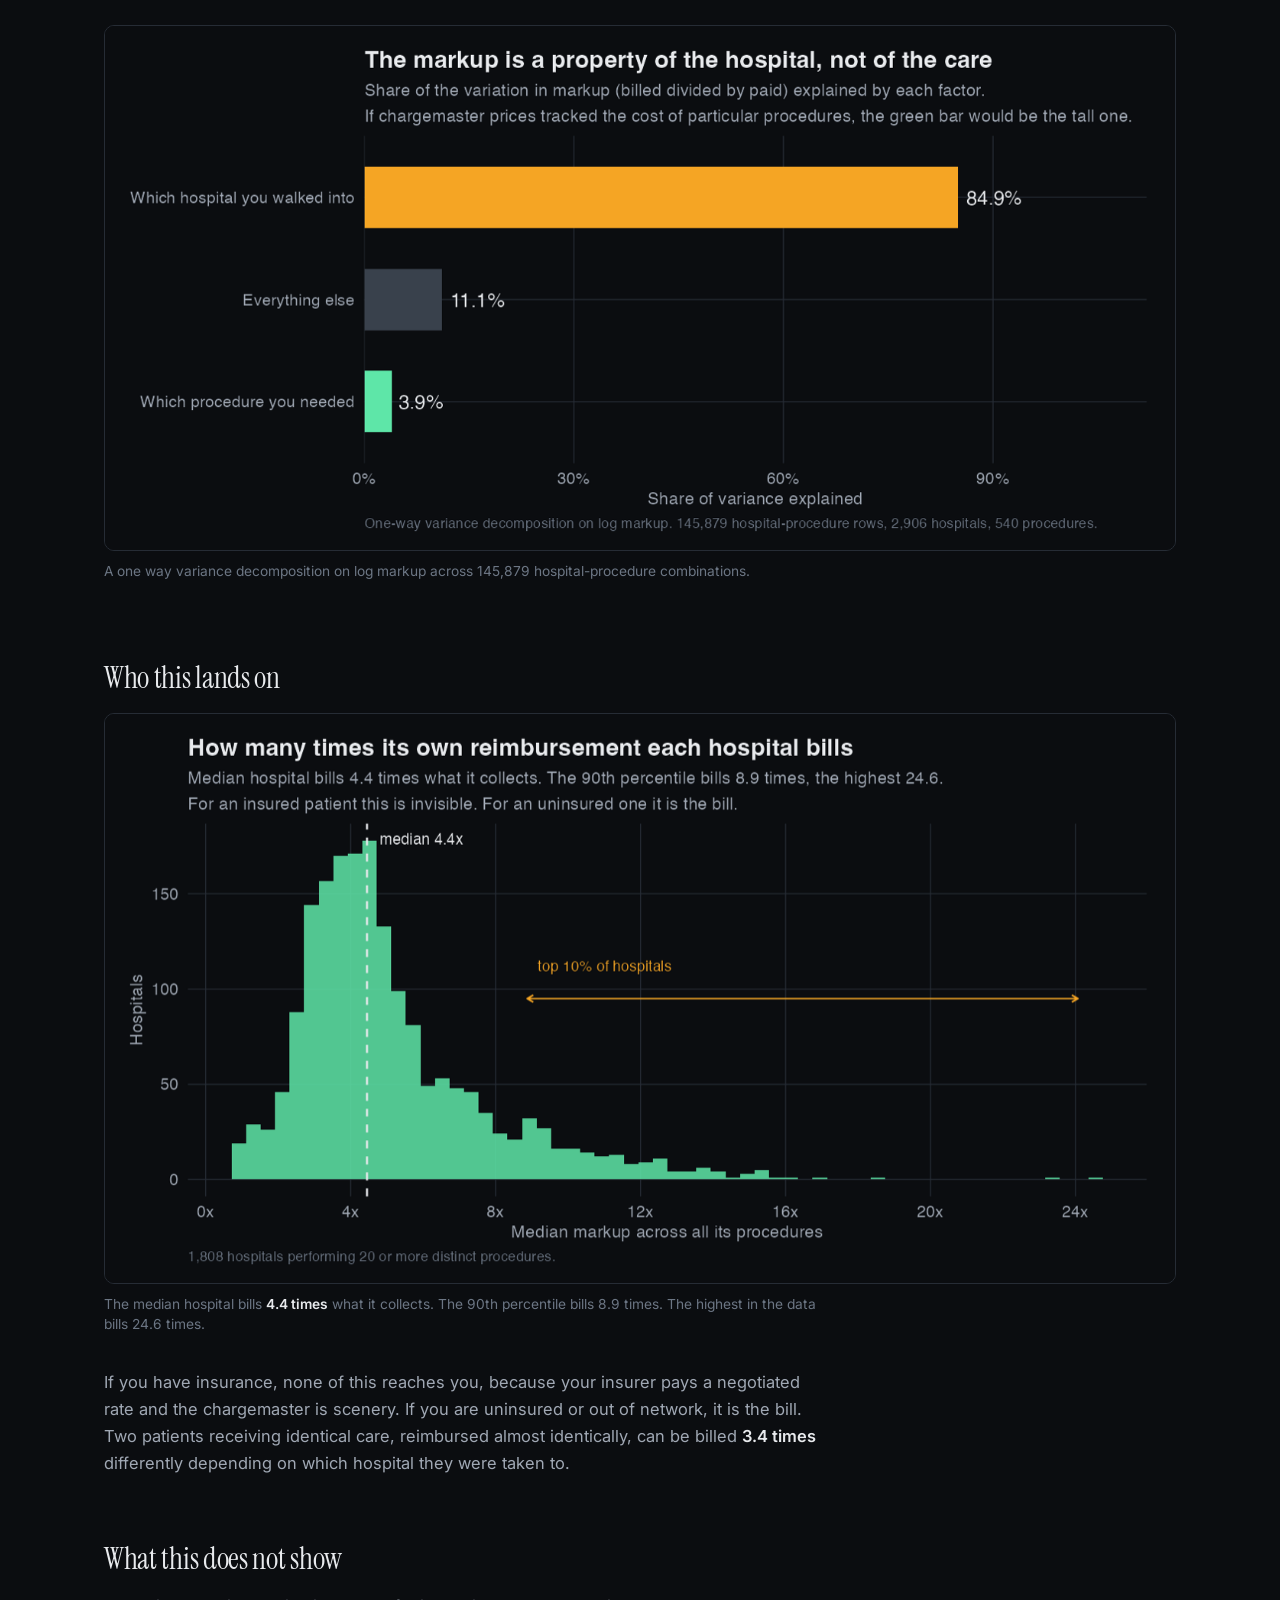
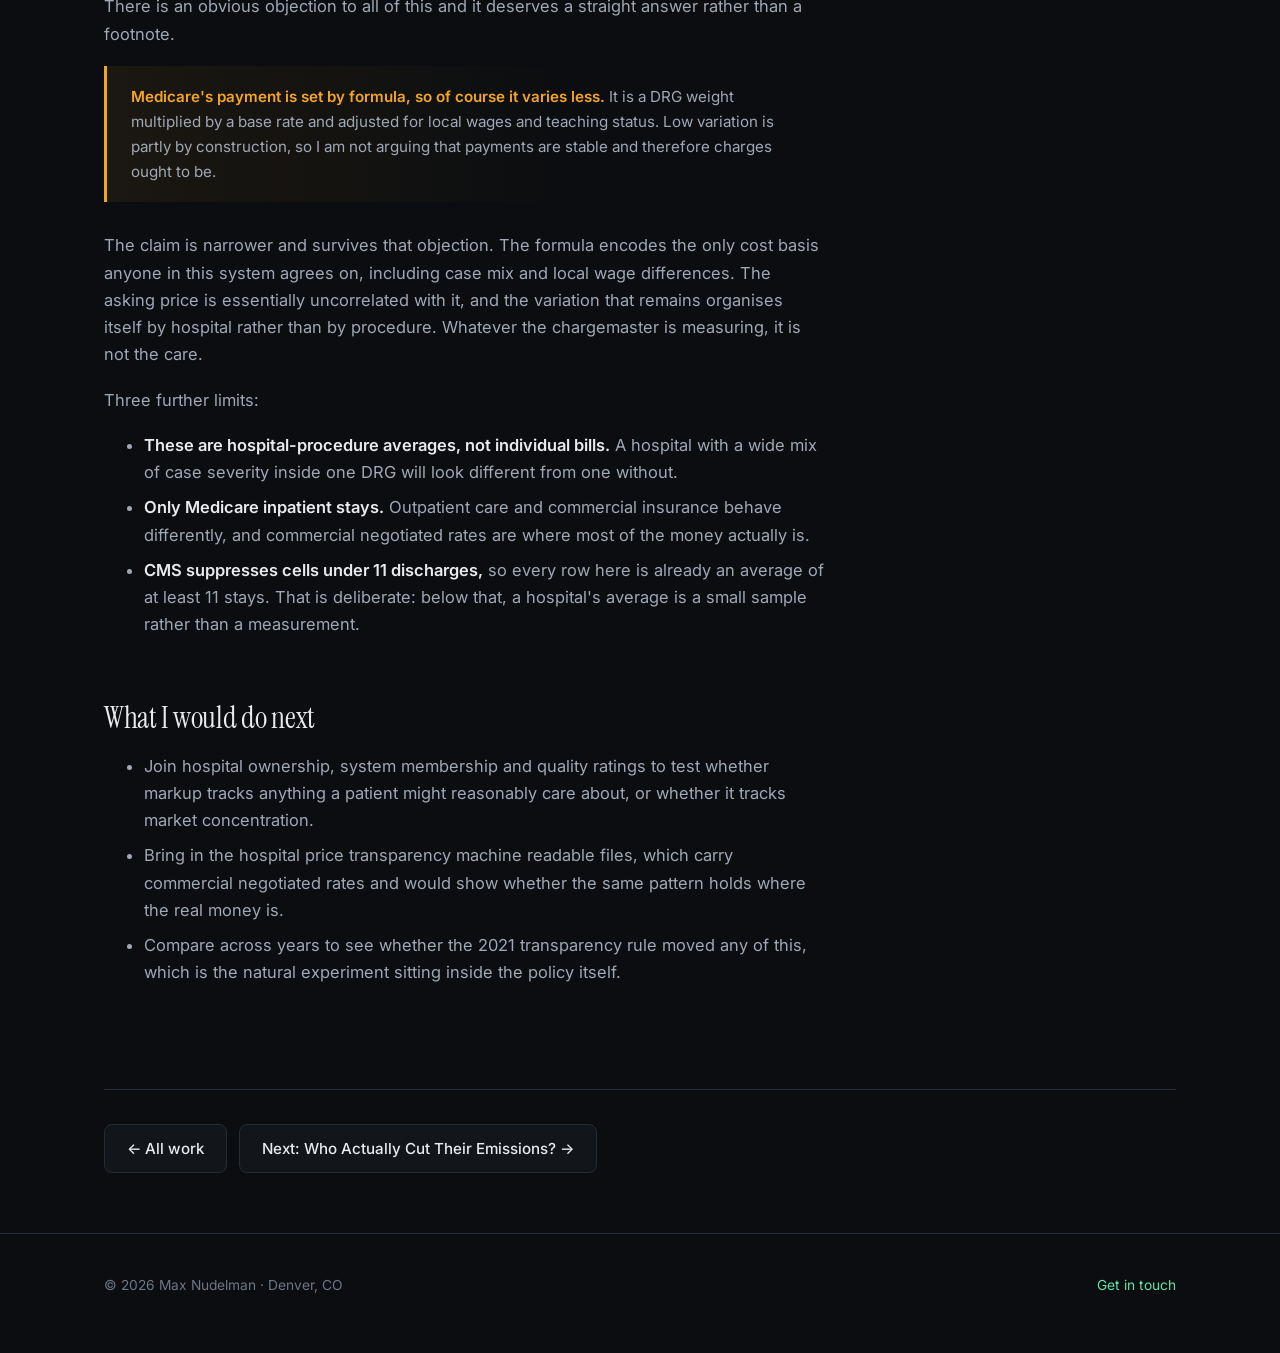
<file: projects/hospital-prices.html>
<!DOCTYPE html>
<html lang="en">
<head>
<meta charset="utf-8">
<meta name="viewport" content="width=device-width, initial-scale=1">
<title>The Price That Isn't One | Max Nudelman</title>
<meta name="description" content="American hospitals publish what they charge. Across 2,906 hospitals and 540 procedures, that number explains about 6% of what is actually paid, and 85% of its variation is explained by which hospital you walked into.">
<meta property="og:title" content="The Price That Isn't One">
<meta property="og:description" content="American hospitals publish what they charge. Across 2,906 hospitals and 540 procedures, that number explains about 6% of what is actually paid, and 85% of its variation is explained by which hospital you walked into.">
<meta property="og:type" content="article">
<meta property="og:image" content="https://max-nudelman.github.io/assets/img/cards/hospital-prices.jpg">
<meta property="og:image:secure_url" content="https://max-nudelman.github.io/assets/img/cards/hospital-prices.jpg">
<meta property="og:image:type" content="image/jpeg">
<meta property="og:image:alt" content="Max Nudelman, data analyst. Seven projects on measurement, causal inference and data validation.">
<meta property="og:image:width" content="1200">
<meta property="og:image:height" content="630">
<meta property="og:url" content="https://max-nudelman.github.io/projects/hospital-prices.html">
<meta name="twitter:card" content="summary_large_image">
<link rel="icon" href="../assets/favicon.svg" type="image/svg+xml">
<link rel="apple-touch-icon" href="../assets/img/og-card-v2.jpg">
<link rel="preconnect" href="https://fonts.googleapis.com">
<link rel="preconnect" href="https://fonts.gstatic.com" crossorigin>
<link href="https://fonts.googleapis.com/css2?family=Instrument+Serif:ital@0;1&family=Inter:wght@400;500;600&family=IBM+Plex+Mono:wght@400&display=swap" rel="stylesheet">
<link rel="stylesheet" href="../assets/css/style.css">
<script type="application/ld+json">
{
  "@context": "https://schema.org",
  "@type": "Article",
  "headline": "The Price That Isn't One",
  "description": "American hospitals publish what they charge. Across 2,906 hospitals and 540 procedures, that number explains about 6% of what is actually paid, and 85% of its variation is explained by which hospital you walked into.",
  "url": "https://max-nudelman.github.io/projects/hospital-prices.html",
  "image": "https://max-nudelman.github.io/assets/img/cards/hospital-prices.jpg",
  "author": {
    "@type": "Person",
    "name": "Max Nudelman",
    "url": "https://max-nudelman.github.io/"
  },
  "isPartOf": {
    "@type": "WebSite",
    "name": "Max Nudelman",
    "url": "https://max-nudelman.github.io/"
  }
}
</script>
</head>
<body>

<a class="skip" href="#main">Skip to content</a>

<nav class="nav">
  <div class="wrap">
    <a class="nav-name" href="../index.html">Max Nudelman</a>
    <div class="nav-links">
      <a href="../index.html#work">Work</a>
      <a href="../index.html#experience">Experience</a>
      <a href="../index.html#contact">Contact</a>
      <a class="cta" href="../resume/Max-Nudelman-Resume.pdf">Resume</a>
    </div>
  </div>
</nav>

<main id="main">

<header class="case-head">
  <div class="wrap">
    <a class="back" href="../index.html#work">&larr; All work</a>
    <span class="tag tag-live" style="display:inline-block;margin-bottom:16px">Complete</span>
    <h1>The Price That Isn't One</h1>
    <p class="lede">
      Every American hospital publishes what it charges. That number decides what an uninsured
      patient owes and where an out of network dispute begins. Across 2,906 hospitals and 540
      procedures, it turns out to carry almost no information about the care, and almost all of the
      information about which building you walked into.
    </p>

    <div class="factsheet">
      <div class="fact"><div class="lab">Role</div><div class="val">Solo project</div></div>
      <div class="fact"><div class="lab">Stack</div><div class="val">R (tidyverse, ggplot2)</div></div>
      <div class="fact"><div class="lab">Data</div><div class="val">CMS Medicare inpatient, 2024</div></div>
      <div class="fact"><div class="lab">Scale</div><div class="val">145,879 hospital-procedure rows</div></div>
    </div>

    <div class="hero-actions" style="margin-top:30px">
      <a class="btn" href="https://github.com/Max-Nudelman/hospital-prices" target="_blank" rel="noopener">View the code on GitHub</a>
    </div>
  </div>
</header>

<div class="case-body">
  <div class="wrap">

    <section>
      <h2>Why this dataset can answer the question</h2>
      <p>
        Most price data gives you one number and no way to check it. This one gives you two, for the
        same care, at the same hospital, in the same year.
      </p>
      <ul>
        <li><strong>The charge.</strong> What the hospital billed. The chargemaster price.</li>
        <li><strong>The payment.</strong> What was actually collected, from all sources.</li>
      </ul>
      <p>
        Having the asking price and the transaction price side by side, for identical procedures
        across nearly every hospital in the country, is what makes it possible to ask whether the
        asking price means anything.
      </p>
    </section>

    <section>
      <h2>The same illness, priced 2,661 different ways</h2>

      <div class="vnl-widget" id="hosp-procedure">
        <h3>Pick a procedure</h3>
        <p class="vnl-sub">
          The bar is the range across hospitals: the thin line runs from the 5th to the 95th
          percentile, the block covers the middle half, and the tick is the median. Amber is billed,
          green is paid. The figures below the chart use those same percentiles, which is why they
          run a little wider than the 10th-to-90th figures quoted elsewhere on this page.
        </p>
        <div class="ha-select">
          <label for="hosp-sel">Procedure</label>
          <select id="hosp-sel"></select>
        </div>
        <div class="vnl-plot"></div>
        <div class="vnl-stats">
          <div><div class="v" data-k="hosp">...</div><div class="k">hospitals</div></div>
          <div><div class="v" data-k="spread">...</div><div class="k">billed, p5 to p95</div></div>
          <div><div class="v" data-k="payspread">...</div><div class="k">paid, p5 to p95</div></div>
          <div><div class="v" data-k="r">...</div><div class="k">correlation between them</div></div>
        </div>
      </div>

      <figure class="figure">
        <img src="../assets/img/hospital/01-one-diagnosis.png" alt="Two overlaid histograms showing paid amounts tightly clustered and billed amounts spread very wide for the same diagnosis" loading="lazy">
        <figcaption>
          Severe sepsis with major complications, the most common Medicare inpatient stay. What
          hospitals collect is a tight spike. What they ask for spreads across a quarter of a million
          dollars.
        </figcaption>
      </figure>
    </section>

    <section>
      <h2>Does charging more mean collecting more?</h2>
      <p>
        If the listed price meant anything, hospitals that charge more for a given procedure would
        collect more for it. Within each of the 170 procedures common enough to test, they do not.
      </p>
      <div class="finding">
        <p>
          The median correlation between what a hospital bills and what it is paid, for the same
          procedure, is <strong>r = 0.25</strong>. The asking price explains about
          <strong>6% of the variation</strong> in the transaction price.
        </p>
      </div>

      <figure class="figure">
        <img src="../assets/img/hospital/03-no-signal.png" alt="Scatter of billed against paid amounts for sepsis showing almost no relationship" loading="lazy">
        <figcaption>
          One point per hospital. A price that does not predict the transaction is not really
          functioning as a price.
        </figcaption>
      </figure>
    </section>

    <section>
      <h2>So what is the number actually measuring?</h2>
      <p>
        If chargemaster prices tracked the cost or complexity of particular procedures, then knowing
        <em>which procedure</em> someone had would tell you most of what you need to know about the
        markup. If instead each hospital picks a multiplier and applies it to everything, then
        knowing <em>which hospital</em> would.
      </p>
      <p>Those are testable, and they are not close.</p>

      <div class="vnl-widget" id="hosp-decomp">
        <h3>The same markup numbers, sliced two ways</h3>
        <p class="vnl-sub">
          Each row is one hospital, or one procedure, and each band is the range of markups within
          it. Switch between them and watch what happens to the widths.
        </p>
        <div class="vnl-controls">
          <button data-mode="by_hospital" class="on">Group by hospital</button>
          <button data-mode="by_procedure">Group by procedure</button>
        </div>
        <div class="vnl-plot"></div>
        <p class="vnl-note" data-k="note"></p>
      </div>

      <div class="finding">
        <p>
          <strong>84.9%</strong> of the variation in markup is explained by which hospital it was.
          <strong>3.9%</strong> by which procedure. The markup is a property of the building, not of
          the care delivered inside it.
        </p>
      </div>

      <figure class="figure">
        <img src="../assets/img/hospital/02-decomposition.png" alt="Bar chart showing hospital identity explains 85 percent of markup variance and procedure only 4 percent" loading="lazy">
        <figcaption>
          A one way variance decomposition on log markup across 145,879 hospital-procedure
          combinations.
        </figcaption>
      </figure>
    </section>

    <section>
      <h2>Who this lands on</h2>
      <figure class="figure">
        <img src="../assets/img/hospital/04-markup.png" alt="Distribution of median markup across 1,808 hospitals, centred near four times with a long tail" loading="lazy">
        <figcaption>
          The median hospital bills <strong>4.4 times</strong> what it collects. The 90th percentile
          bills 8.9 times. The highest in the data bills 24.6 times.
        </figcaption>
      </figure>
      <p>
        If you have insurance, none of this reaches you, because your insurer pays a negotiated rate
        and the chargemaster is scenery. If you are uninsured or out of network, it is the bill. Two
        patients receiving identical care, reimbursed almost identically, can be billed
        <strong>3.4 times</strong> differently depending on which hospital they were taken to.
      </p>
    </section>

    <section>
      <h2>What this does not show</h2>
      <p>
        There is an obvious objection to all of this and it deserves a straight answer rather than a
        footnote.
      </p>
      <div class="note">
        <p><strong>Medicare's payment is set by formula, so of course it varies less.</strong> It is
        a DRG weight multiplied by a base rate and adjusted for local wages and teaching status. Low
        variation is partly by construction, so I am not arguing that payments are stable and
        therefore charges ought to be.</p>
      </div>
      <p>
        The claim is narrower and survives that objection. The formula encodes the only cost basis
        anyone in this system agrees on, including case mix and local wage differences. The asking
        price is essentially uncorrelated with it, and the variation that remains organises itself by
        hospital rather than by procedure. Whatever the chargemaster is measuring, it is not the care.
      </p>
      <p>Three further limits:</p>
      <ul>
        <li><strong>These are hospital-procedure averages, not individual bills.</strong> A hospital
            with a wide mix of case severity inside one DRG will look different from one without.</li>
        <li><strong>Only Medicare inpatient stays.</strong> Outpatient care and commercial insurance
            behave differently, and commercial negotiated rates are where most of the money actually
            is.</li>
        <li><strong>CMS suppresses cells under 11 discharges,</strong> so every row here is already
            an average of at least 11 stays. That is deliberate: below that, a hospital's average is
            a small sample rather than a measurement.</li>
      </ul>
    </section>

    <section>
      <h2>What I would do next</h2>
      <ul>
        <li>Join hospital ownership, system membership and quality ratings to test whether markup
            tracks anything a patient might reasonably care about, or whether it tracks market
            concentration.</li>
        <li>Bring in the hospital price transparency machine readable files, which carry commercial
            negotiated rates and would show whether the same pattern holds where the real money is.</li>
        <li>Compare across years to see whether the 2021 transparency rule moved any of this, which
            is the natural experiment sitting inside the policy itself.</li>
      </ul>
    </section>

  </div>
</div>

<div class="wrap">
  <div class="case-nav">
    <a class="btn" href="../index.html#work">&larr; All work</a>
    <a class="btn" href="carbon-accounting.html">Next: Who Actually Cut Their Emissions? &rarr;</a>
  </div>
</div>

</main>

<footer>
  <div class="wrap">
    <span>&copy; 2026 Max Nudelman &middot; Denver, CO</span>
    <span><a href="../index.html#contact">Get in touch</a></span>
  </div>
</footer>

<script type="application/json" id="hosp-data">{"drgs":[{"drg":"871","drg_desc":"SEPTICEMIA OR SEVERE SEPSIS WITHOUT MV >96 HOURS WITH MCC","hospitals":2661,"discharges":577119,"chg":[26595.21,44979.16,65248.68,96970.15,173762.35],"pay":[12824.48,14504.26,16181.67,19300.77,27491.41],"r":0.222},{"drg":"291","drg_desc":"HEART FAILURE AND SHOCK WITH MCC","hospitals":2587,"discharges":304694,"chg":[18617.17,30639.9,43408.76,65014.22,114561.74],"pay":[8615.75,9779.56,10959.42,12872.92,18374.51],"r":0.204},{"drg":"177","drg_desc":"RESPIRATORY INFECTIONS AND INFLAMMATIONS WITH MCC","hospitals":2332,"discharges":141351,"chg":[24829.42,40615.76,55021.97,81976.02,144908.95],"pay":[10901.54,12237.67,13721.61,16175.1,22406.83],"r":0.246},{"drg":"193","drg_desc":"SIMPLE PNEUMONIA AND PLEURISY WITH MCC","hospitals":2442,"discharges":136649,"chg":[20554.69,33306.28,46587.27,68737.66,124695.09],"pay":[8860.85,10078.1,11253.3,13215.19,17839.53],"r":0.21},{"drg":"872","drg_desc":"SEPTICEMIA OR SEVERE SEPSIS WITHOUT MV >96 HOURS WITHOUT MCC","hospitals":2216,"discharges":103998,"chg":[17786.03,28537.49,39226.37,57548.97,101291.96],"pay":[7118.53,8123.68,9126.25,10812.08,15244.19],"r":0.132},{"drg":"690","drg_desc":"KIDNEY AND URINARY TRACT INFECTIONS WITHOUT MCC","hospitals":2133,"discharges":91493,"chg":[13264.05,22193,29779.38,44689,81990.86],"pay":[5598.6,6388.31,7160.5,8457.61,11858.54],"r":0.121},{"drg":"189","drg_desc":"PULMONARY EDEMA AND RESPIRATORY FAILURE","hospitals":2098,"discharges":89991,"chg":[21608.39,34625.48,48416.61,70642.46,118922.68],"pay":[8502.88,9649.8,10780.89,12792.17,18388.13],"r":0.22},{"drg":"392","drg_desc":"ESOPHAGITIS, GASTROENTERITIS AND MISCELLANEOUS DIGESTIVE DISORDERS WITHOUT MCC","hospitals":1962,"discharges":85970,"chg":[14639.7,23943.72,32256.59,48179.4,86370.2],"pay":[5567.35,6365.35,7171.8,8487.18,11811.57],"r":0.171},{"drg":"280","drg_desc":"ACUTE MYOCARDIAL INFARCTION, DISCHARGED ALIVE WITH MCC","hospitals":1825,"discharges":83841,"chg":[25977.91,44486.81,61366.12,91238.71,157444.05],"pay":[10322.27,11737.24,13319.2,15867.95,23212.67],"r":0.241},{"drg":"689","drg_desc":"KIDNEY AND URINARY TRACT INFECTIONS WITH MCC","hospitals":1945,"discharges":79740,"chg":[18452.99,30168.41,40751.32,60587.46,109415.53],"pay":[7716.22,8757.09,9776.78,11588.52,16063.59],"r":0.246},{"drg":"853","drg_desc":"INFECTIOUS AND PARASITIC DISEASES WITH O.R. PROCEDURES WITH MCC","hospitals":1779,"discharges":79560,"chg":[75612.49,124702.3,177948.53,264769,487143.36],"pay":[30444.9,35225.12,40922,49538.3,73204.82],"r":0.384},{"drg":"683","drg_desc":"RENAL FAILURE WITH CC","hospitals":2018,"discharges":78178,"chg":[15550.89,24372.31,32957,49618.6,88011.42],"pay":[6222.4,7082.26,7903.72,9333.73,12933.74],"r":0.2},{"drg":"378","drg_desc":"GASTROINTESTINAL HEMORRHAGE WITH CC","hospitals":1789,"discharges":75613,"chg":[19629.4,30356.62,41298.8,59889.21,103137.97],"pay":[6810.26,7686.05,8615.67,10222.62,13818.81],"r":0.182},{"drg":"698","drg_desc":"OTHER KIDNEY AND URINARY TRACT DIAGNOSES WITH MCC","hospitals":1795,"discharges":74188,"chg":[24536.43,40875.58,56810.43,85793.59,155847.32],"pay":[10669.4,12089.22,13642.92,16252.43,22883.05],"r":0.279},{"drg":"640","drg_desc":"MISCELLANEOUS DISORDERS OF NUTRITION, METABOLISM, FLUIDS AND ELECTROLYTES WITH MCC","hospitals":1869,"discharges":73514,"chg":[21705.14,35360.94,48503.34,71812,122673.24],"pay":[8793.72,9961.76,11259.66,13450.54,19680.85],"r":0.206},{"drg":"682","drg_desc":"RENAL FAILURE WITH MCC","hospitals":1906,"discharges":73354,"chg":[24020.34,38402.79,52942.34,79099.44,134700.86],"pay":[9803.44,11082.84,12425.8,14841.75,20991.64],"r":0.269},{"drg":"065","drg_desc":"INTRACRANIAL HEMORRHAGE OR CEREBRAL INFARCTION WITH CC OR TPA IN 24 HOURS","hospitals":1727,"discharges":68157,"chg":[20609.32,33685.82,45544.08,68000.04,123812.21],"pay":[6916.89,7887.93,8953.54,10691.26,15171.07],"r":0.167},{"drg":"481","drg_desc":"HIP AND FEMUR PROCEDURES EXCEPT MAJOR JOINT WITH CC","hospitals":1700,"discharges":62753,"chg":[39509.51,60912.82,83324.03,119875.45,214424.54],"pay":[13617.77,15103.46,16919.27,19952.1,26794.01],"r":0.142},{"drg":"064","drg_desc":"INTRACRANIAL HEMORRHAGE OR CEREBRAL INFARCTION WITH MCC","hospitals":1480,"discharges":62599,"chg":[32182.25,53924.17,76284.56,111454.21,211117.74],"pay":[12636.15,14364.98,16416.65,20176.39,29732.98],"r":0.341},{"drg":"641","drg_desc":"MISCELLANEOUS DISORDERS OF NUTRITION, METABOLISM, FLUIDS AND ELECTROLYTES WITHOUT MCC","hospitals":1940,"discharges":61771,"chg":[13241.37,22602.77,30556.09,45589.37,77927.72],"pay":[5478.51,6247.77,7022.37,8326.32,11839.76],"r":0.212},{"drg":"309","drg_desc":"CARDIAC ARRHYTHMIA AND CONDUCTION DISORDERS WITH CC","hospitals":1656,"discharges":60439,"chg":[13748.26,22499.38,30611.34,44672.87,76272.02],"pay":[5210.67,5998.29,6730.59,7847.12,10843.3],"r":0.213},{"drg":"470","drg_desc":"MAJOR HIP AND KNEE JOINT REPLACEMENT OR REATTACHMENT OF LOWER EXTREMITY WITHOUT MCC","hospitals":1212,"discharges":59121,"chg":[36237.77,56071.31,79947.33,116045.84,216007.49],"pay":[12536,13991.34,15665.86,18392.03,24783.91],"r":0.117},{"drg":"274","drg_desc":"PERCUTANEOUS AND OTHER INTRACARDIAC PROCEDURES WITHOUT MCC","hospitals":780,"discharges":58174,"chg":[64395.79,94787.83,124605.02,186354.48,320124.37],"pay":[21486.54,23951.26,26296.77,30610.93,38224.66],"r":0.042},{"drg":"603","drg_desc":"CELLULITIS WITHOUT MCC","hospitals":1685,"discharges":54310,"chg":[14346.31,22615.62,30508.5,44070.47,80073.63],"pay":[6113.65,6985.56,7854.23,9382.55,13012.08],"r":0.172},{"drg":"312","drg_desc":"SYNCOPE AND COLLAPSE","hospitals":1487,"discharges":51859,"chg":[16617.3,27545.44,36627.8,54264.14,93690.24],"pay":[6054.68,6867.13,7709.56,9210.02,12735.79],"r":0.164},{"drg":"377","drg_desc":"GASTROINTESTINAL HEMORRHAGE WITH MCC","hospitals":1554,"discharges":51100,"chg":[32812.04,52035.51,71091.97,103266.61,175868.81],"pay":[11696.81,13355.96,15029.28,18090.65,25118.68],"r":0.251},{"drg":"190","drg_desc":"CHRONIC OBSTRUCTIVE PULMONARY DISEASE WITH MCC","hospitals":1595,"discharges":49661,"chg":[18870.84,30259.69,41849.73,60502.59,107510.45],"pay":[7495.63,8487.07,9564.04,11417.52,16689.77],"r":0.172},{"drg":"322","drg_desc":"PERCUTANEOUS CARDIOVASCULAR PROCEDURES WITH INTRALUMINAL DEVICE WITHOUT MCC","hospitals":1339,"discharges":46534,"chg":[54865.15,77057.71,101745.82,136090.22,238763.51],"pay":[12624.96,14179.41,16228.44,18927.08,24343.43],"r":0.105},{"drg":"552","drg_desc":"MEDICAL BACK PROBLEMS WITHOUT MCC","hospitals":1284,"discharges":43981,"chg":[17919.71,28444.24,39072.62,58238.86,102878.66],"pay":[6579.77,7503.21,8521.7,10231.75,14134.97],"r":0.181},{"drg":"308","drg_desc":"CARDIAC ARRHYTHMIA AND CONDUCTION DISORDERS WITH MCC","hospitals":1502,"discharges":42862,"chg":[20530.05,34839.8,47353.34,69294.23,119976.66],"pay":[8234.37,9270.18,10400.91,12387.05,16857.86],"r":0.267},{"drg":"194","drg_desc":"SIMPLE PNEUMONIA AND PLEURISY WITH CC","hospitals":1522,"discharges":41948,"chg":[14247.2,23502.99,31756.41,47186.2,84789.96],"pay":[5741.31,6533.74,7269.08,8583.61,11894.83],"r":0.166},{"drg":"267","drg_desc":"ENDOVASCULAR CARDIAC VALVE REPLACEMENT AND SUPPLEMENT PROCEDURES WITHOUT MCC","hospitals":690,"discharges":39606,"chg":[106801.67,148615.39,189460.1,264352.95,463131.91],"pay":[32270.36,35746.91,40032.78,47394,58092.47],"r":0.08},{"drg":"885","drg_desc":"PSYCHOSES","hospitals":562,"discharges":38035,"chg":[14995.58,24931.35,36077.3,61578.16,124213.12],"pay":[9594.94,10931.39,12467.96,15418.56,25618.15],"r":0.428},{"drg":"522","drg_desc":"HIP REPLACEMENT WITH PRINCIPAL DIAGNOSIS OF HIP FRACTURE WITHOUT MCC","hospitals":1414,"discharges":37275,"chg":[40849.04,63579.63,85674.03,123152.61,221442.55],"pay":[13803.63,15377.58,17229.95,20172.41,26862.15],"r":0.096},{"drg":"286","drg_desc":"CIRCULATORY DISORDERS EXCEPT AMI, WITH CARDIAC CATHETERIZATION WITH MCC","hospitals":1085,"discharges":34223,"chg":[40623.2,64799.84,87976.33,131340.21,231857.15],"pay":[14485.01,16352.23,18518.09,22097.8,31751.92],"r":0.506},{"drg":"330","drg_desc":"MAJOR SMALL AND LARGE BOWEL PROCEDURES WITH CC","hospitals":1074,"discharges":33073,"chg":[45547.19,73146.53,100512.63,141047.75,255585.94],"pay":[15914.96,17992.57,20595.12,24453.55,32980.7],"r":0.173},{"drg":"389","drg_desc":"GASTROINTESTINAL OBSTRUCTION WITH CC","hospitals":1356,"discharges":32114,"chg":[15016.23,23003.57,31302.39,48139,83214.98],"pay":[5502.6,6398.38,7234.41,8552.46,11832.87],"r":0.236},{"drg":"699","drg_desc":"OTHER KIDNEY AND URINARY TRACT DIAGNOSES WITH CC","hospitals":1102,"discharges":31564,"chg":[16586.79,27498.94,37724.11,57399.42,102361.74],"pay":[7009.54,7958.04,9002.53,10779.19,14700.69],"r":0.154},{"drg":"321","drg_desc":"PERCUTANEOUS CARDIOVASCULAR PROCEDURES WITH INTRALUMINAL DEVICE WITH MCC OR 4+ ARTERIES/","hospitals":1136,"discharges":30999,"chg":[72845.71,107651.29,143693.73,195686.92,353348.76],"pay":[19458.24,22058.87,24899.44,29359.07,37993.68],"r":0.178},{"drg":"281","drg_desc":"ACUTE MYOCARDIAL INFARCTION, DISCHARGED ALIVE WITH CC","hospitals":1239,"discharges":30631,"chg":[19966.79,33013.98,43789.44,63019.63,109412.62],"pay":[6342.78,7217.07,8243.94,9657.35,12907.89],"r":0.186},{"drg":"391","drg_desc":"ESOPHAGITIS, GASTROENTERITIS AND MISCELLANEOUS DIGESTIVE DISORDERS WITH MCC","hospitals":1189,"discharges":30034,"chg":[22440.02,37542.17,51307.47,77809,130609.37],"pay":[8738.74,10080.08,11366.92,13604.02,18715.58],"r":0.234},{"drg":"287","drg_desc":"CIRCULATORY DISORDERS EXCEPT AMI, WITH CARDIAC CATHETERIZATION WITHOUT MCC","hospitals":1031,"discharges":28522,"chg":[25386.76,40863.5,54512.12,77246.19,132520.26],"pay":[7543.58,8494.29,9636.42,11485.39,15208.6],"r":0.208},{"drg":"812","drg_desc":"RED BLOOD CELL DISORDERS WITHOUT MCC","hospitals":1112,"discharges":27448,"chg":[17641.87,28596.37,37191.4,55626.79,90717.01],"pay":[6326.65,7205.79,8167.28,9865.66,14270.01],"r":0.097},{"drg":"178","drg_desc":"RESPIRATORY INFECTIONS AND INFLAMMATIONS WITH CC","hospitals":1020,"discharges":26447,"chg":[16907.96,28046.78,37178.21,54151.31,94023.4],"pay":[6683.84,7593.6,8554.98,10249.98,14171.62],"r":0.268},{"drg":"638","drg_desc":"DIABETES WITH CC","hospitals":1193,"discharges":26317,"chg":[15227.34,25431.65,34584.19,52656.09,91476.15],"pay":[6401.34,7296.94,8267.06,9808.92,13839.74],"r":0.129},{"drg":"314","drg_desc":"OTHER CIRCULATORY SYSTEM DIAGNOSES WITH MCC","hospitals":1000,"discharges":25543,"chg":[33978.93,57028.5,78272.07,111377.4,196051.51],"pay":[13694.13,15694.62,18151.48,22241.41,32006.05],"r":0.309},{"drg":"329","drg_desc":"MAJOR SMALL AND LARGE BOWEL PROCEDURES WITH MCC","hospitals":988,"discharges":24579,"chg":[81334.31,129022.94,179553.63,259918.95,473781.12],"pay":[28859.29,33510.37,38455.85,46100.69,66031.61],"r":0.439},{"drg":"310","drg_desc":"CARDIAC ARRHYTHMIA AND CONDUCTION DISORDERS WITHOUT CC/MCC","hospitals":1007,"discharges":24508,"chg":[10563.43,17913.44,25176.17,35888.38,61578.16],"pay":[3923.82,4610.98,5245.22,6188.43,8255.26],"r":0.241},{"drg":"394","drg_desc":"OTHER DIGESTIVE SYSTEM DIAGNOSES WITH CC","hospitals":1004,"discharges":23654,"chg":[17679.16,28613.54,38844.29,57899.78,101890.9],"pay":[6606.9,7513.6,8579.55,10222.5,13839.69],"r":0.212},{"drg":"266","drg_desc":"ENDOVASCULAR CARDIAC VALVE REPLACEMENT AND SUPPLEMENT PROCEDURES WITH MCC","hospitals":533,"discharges":23630,"chg":[124417.7,182919.5,240512.25,355913.5,597999.97],"pay":[41272.71,46145.97,52465.44,62693.75,79476.1],"r":0.176},{"drg":"811","drg_desc":"RED BLOOD CELL DISORDERS WITH MCC","hospitals":989,"discharges":21895,"chg":[25269.31,42138.56,56290.93,83064.33,145627.98],"pay":[9631.51,10972.75,12422.67,15028.89,22528.4],"r":0.321},{"drg":"208","drg_desc":"RESPIRATORY SYSTEM DIAGNOSIS WITH VENTILATOR SUPPORT <=96 HOURS","hospitals":990,"discharges":21835,"chg":[53276.53,85256.61,113458.63,169869.92,297911.01],"pay":[18000.98,20404.45,23277.11,28109.6,39174.9],"r":0.363},{"drg":"175","drg_desc":"PULMONARY EMBOLISM WITH MCC OR ACUTE COR PULMONALE","hospitals":990,"discharges":21716,"chg":[25148.26,41297.67,54540.36,79083.35,143361.76],"pay":[9473.35,10774.54,12142.55,14566.8,20440.06],"r":0.307},{"drg":"480","drg_desc":"HIP AND FEMUR PROCEDURES EXCEPT MAJOR JOINT WITH MCC","hospitals":970,"discharges":21607,"chg":[56791.44,86692.29,117514.15,169145.36,311305.78],"pay":[18662.72,20925.07,23588.66,28260.61,39152.45],"r":0.389},{"drg":"101","drg_desc":"SEIZURES WITHOUT MCC","hospitals":885,"discharges":21467,"chg":[17734.28,29532.92,40762.92,61462.76,104119.86],"pay":[6474.38,7437.5,8646.52,10287.92,15162.76],"r":0.193},{"drg":"057","drg_desc":"DEGENERATIVE NERVOUS SYSTEM DISORDERS WITHOUT MCC","hospitals":812,"discharges":21094,"chg":[19726.11,33604.1,47858.91,71584.72,123004.14],"pay":[8875.45,10266.58,11796.16,14333.04,21899.68],"r":0.222},{"drg":"870","drg_desc":"SEPTICEMIA OR SEVERE SEPSIS WITH MV >96 HOURS","hospitals":878,"discharges":20906,"chg":[115214.36,197413.04,268535.47,390137.41,677645.4],"pay":[42531.41,49654.57,58540.63,71591.82,98952.74],"r":0.386},{"drg":"637","drg_desc":"DIABETES WITH MCC","hospitals":1057,"discharges":20859,"chg":[25510,41636.46,56387.23,84753.75,150412.87],"pay":[9681.25,11077.83,12480.79,15135.93,22008.34],"r":0.246},{"drg":"025","drg_desc":"CRANIOTOMY AND ENDOVASCULAR INTRACRANIAL PROCEDURES WITH MCC","hospitals":600,"discharges":20790,"chg":[87436.73,138957.97,192461.95,281625.11,548555.59],"pay":[29354.91,33270.57,39734.68,48246.02,65110.1],"r":0.314},{"drg":"069","drg_desc":"TRANSIENT ISCHEMIA WITHOUT THROMBOLYTIC","hospitals":877,"discharges":20244,"chg":[18531.97,29992.6,41272.36,64617.23,112086.28],"pay":[5641.62,6405.58,7135.75,8338.31,11054.69],"r":0.138},{"drg":"460","drg_desc":"SPINAL FUSION EXCEPT CERVICAL WITHOUT MCC","hospitals":656,"discharges":18008,"chg":[62813.13,101486.55,144935.82,201147.97,369420.49],"pay":[23410.75,26898.13,31128.5,37465.12,48606.03],"r":0.133},{"drg":"100","drg_desc":"SEIZURES WITH MCC","hospitals":791,"discharges":17500,"chg":[35133.51,57615.18,80689.64,123887.33,200121.74],"pay":[13117.66,15106.13,17696.22,21632.19,31702.29],"r":0.35},{"drg":"393","drg_desc":"OTHER DIGESTIVE SYSTEM DIAGNOSES WITH MCC","hospitals":790,"discharges":17381,"chg":[29700.53,48308.85,64166.61,93729.98,166901.85],"pay":[11257.53,12873.23,14861.74,17629.63,25851.76],"r":0.308},{"drg":"305","drg_desc":"HYPERTENSION WITHOUT MCC","hospitals":790,"discharges":17181,"chg":[15458.6,25613.59,33497.6,51386.92,82108.22],"pay":[5330.2,6129.61,6865.33,7929.31,10901.8],"r":0.161},{"drg":"884","drg_desc":"ORGANIC DISTURBANCES AND INTELLECTUAL DISABILITY","hospitals":707,"discharges":16642,"chg":[20538.48,33583.98,49954.32,79319.26,144438.7],"pay":[10423.08,12173.58,14031.79,17085.95,27962.41],"r":0.442},{"drg":"563","drg_desc":"FRACTURE, SPRAIN, STRAIN AND DISLOCATION EXCEPT FEMUR, HIP, PELVIS AND THIGH WITHOUT MCC","hospitals":735,"discharges":15402,"chg":[15284.63,25833.48,36766.18,55134.21,94667.39],"pay":[6070.67,7022.84,7988.09,9496.41,12725.34],"r":0.302},{"drg":"981","drg_desc":"EXTENSIVE O.R. PROCEDURES UNRELATED TO PRINCIPAL DIAGNOSIS WITH MCC","hospitals":680,"discharges":14959,"chg":[79227.78,135477.47,183583.27,260732.17,445477.32],"pay":[29131.07,34585.18,40829.8,51168.47,73899.18],"r":0.431},{"drg":"243","drg_desc":"PERMANENT CARDIAC PACEMAKER IMPLANT WITH CC","hospitals":681,"discharges":14876,"chg":[50460.16,72415.42,93684.94,126927.67,230042.81],"pay":[15190.09,17038.82,19286.27,22091.64,28493.89],"r":0.129},{"drg":"092","drg_desc":"OTHER DISORDERS OF NERVOUS SYSTEM WITH CC","hospitals":686,"discharges":14722,"chg":[18960.3,32312.7,44990.24,65286.66,108164.22],"pay":[7148.07,8222.73,9408.49,11292.07,16184.93],"r":0.235},{"drg":"252","drg_desc":"OTHER VASCULAR PROCEDURES WITH MCC","hospitals":659,"discharges":14681,"chg":[64206.51,105235.69,145271.73,209320.15,335158.74],"pay":[22974.41,26527.32,30724.42,37613.48,51937.99],"r":0.251},{"drg":"467","drg_desc":"REVISION OF HIP OR KNEE REPLACEMENT WITH CC","hospitals":561,"discharges":14134,"chg":[67708.88,94988.46,129978.05,181278.59,332659.87],"pay":[21705.28,24887.26,27838.85,32669.97,43073.27],"r":0.174},{"drg":"454","drg_desc":"COMBINED ANTERIOR AND POSTERIOR SPINAL FUSION WITH CC","hospitals":491,"discharges":13779,"chg":[96073.14,150843.55,222130.18,326710.75,637865.06],"pay":[40124.79,46725.4,53857.45,64535.64,82806.17],"r":0.336},{"drg":"313","drg_desc":"CHEST PAIN","hospitals":616,"discharges":13606,"chg":[14856.12,25510.2,33744.35,52254.51,78857.47],"pay":[5024.76,5828.76,6597.25,7670.26,10372.88],"r":0.209},{"drg":"854","drg_desc":"INFECTIOUS AND PARASITIC DISEASES WITH O.R. PROCEDURES WITH CC","hospitals":720,"discharges":13459,"chg":[37557.32,59663.61,82982.51,121538.7,220709.18],"pay":[13733.87,15541.48,17487.02,21138.5,28948.76],"r":0.269},{"drg":"660","drg_desc":"KIDNEY AND URETER PROCEDURES FOR NON-NEOPLASM WITH CC","hospitals":629,"discharges":12733,"chg":[26078.28,41743.81,55593.21,79230.92,146989.38],"pay":[9254.55,10455,11712.61,13764.71,18458.77],"r":0.373},{"drg":"300","drg_desc":"PERIPHERAL VASCULAR DISORDERS WITH CC","hospitals":639,"discharges":12552,"chg":[19293.74,31205.83,42891.35,63193.51,102977.07],"pay":[7409.06,8508.54,9645.35,11634.47,16325.61],"r":0.238},{"drg":"236","drg_desc":"CORONARY BYPASS WITHOUT CARDIAC CATHETERIZATION WITHOUT MCC","hospitals":453,"discharges":12346,"chg":[83440.75,138725.83,183314.25,241561.48,465529.68],"pay":[26748.6,30479.53,34585.67,42263.73,55934.15],"r":0.168},{"drg":"219","drg_desc":"CARDIAC VALVE AND OTHER MAJOR CARDIOTHORACIC PROCEDURES WITHOUT CARDIAC CATHETERIZATION","hospitals":350,"discharges":12333,"chg":[168108.58,257345.64,335149.64,470767.86,863231.02],"pay":[52644.45,64189.4,74001.32,90292.33,113719.76],"r":0.266},{"drg":"164","drg_desc":"MAJOR CHEST PROCEDURES WITH CC","hospitals":433,"discharges":11919,"chg":[50999.26,82460.17,108705.12,153651.05,245423.15],"pay":[17360.38,19724.54,23194.62,27299.87,34596.48],"r":0.059},{"drg":"023","drg_desc":"CRANIOTOMY WITH MAJOR DEVICE IMPLANT OR ACUTE COMPLEX CNS PRINCIPAL DIAGNOSIS WITH MCC O","hospitals":432,"discharges":11805,"chg":[123174.44,177249.95,229390.31,346382.59,615220.6],"pay":[37307.03,43403.98,51889.44,62452.52,85427.35],"r":0.283},{"drg":"897","drg_desc":"ALCOHOL, DRUG ABUSE OR DEPENDENCE WITHOUT REHABILITATION THERAPY WITHOUT MCC","hospitals":502,"discharges":11716,"chg":[11875.77,21168.07,32547.51,49867.02,91092.81],"pay":[6259.67,7268.81,8205.16,9970.09,15164.91],"r":0.271},{"drg":"331","drg_desc":"MAJOR SMALL AND LARGE BOWEL PROCEDURES WITHOUT CC/MCC","hospitals":553,"discharges":11649,"chg":[33083.41,53010.42,74449.47,101049.31,178723.19],"pay":[11441.54,13154.71,15091.07,17739.82,23503.62],"r":0.027},{"drg":"191","drg_desc":"CHRONIC OBSTRUCTIVE PULMONARY DISEASE WITH CC","hospitals":583,"discharges":11485,"chg":[14612.92,24387.39,33291.11,49512.15,87675.54],"pay":[5905.26,6704.5,7550.17,9080.43,12607],"r":0.177},{"drg":"270","drg_desc":"OTHER MAJOR CARDIOVASCULAR PROCEDURES WITH MCC","hospitals":541,"discharges":11400,"chg":[107567.33,170984.64,224463.32,318498.56,537418.41],"pay":[33910.29,39576.85,46416.5,56121.53,79106.84],"r":0.392},{"drg":"948","drg_desc":"SIGNS AND SYMPTOMS WITHOUT MCC","hospitals":569,"discharges":11326,"chg":[14112.73,24111.5,32434.72,46292.23,75546.86],"pay":[5507.68,6320.75,7230.38,8757.23,12714.9],"r":0.289},{"drg":"418","drg_desc":"LAPAROSCOPIC CHOLECYSTECTOMY WITHOUT C.D.E. WITH CC","hospitals":597,"discharges":11142,"chg":[39970.68,59457.15,82409.15,109457.92,201245.31],"pay":[11249.58,12550.25,14015.42,16704.67,21393.62],"r":0.175},{"drg":"472","drg_desc":"CERVICAL SPINAL FUSION WITH CC","hospitals":489,"discharges":11118,"chg":[54588.26,85789,119532.85,170285.47,288072.54],"pay":[19440.44,22497.13,25871,30259.24,39274.1],"r":0.085},{"drg":"070","drg_desc":"OTHER CEREBROVASCULAR DISORDERS WITH MCC","hospitals":562,"discharges":10982,"chg":[29803.72,48178.15,66215.88,96567.91,169410.72],"pay":[11353.18,13117.26,15405.59,18288.97,27512.69],"r":0.412},{"drg":"602","drg_desc":"CELLULITIS WITH MCC","hospitals":589,"discharges":10980,"chg":[23748.64,37235.21,51338.35,73064.11,127691.31],"pay":[9695.27,10989.71,12516.88,15105.3,21673.12],"r":0.376},{"drg":"253","drg_desc":"OTHER VASCULAR PROCEDURES WITH CC","hospitals":516,"discharges":10909,"chg":[48427.34,84527.5,112261.89,152891.05,280551.09],"pay":[17656.66,20135.05,23125.49,28278.34,36341.28],"r":0.272},{"drg":"202","drg_desc":"BRONCHITIS AND ASTHMA WITH CC/MCC","hospitals":534,"discharges":10816,"chg":[15283.24,29059.3,39366.33,59487.09,96979.34],"pay":[6766.67,7751.35,8722.75,10365.56,13892.81],"r":0.22},{"drg":"455","drg_desc":"COMBINED ANTERIOR AND POSTERIOR SPINAL FUSION WITHOUT CC/MCC","hospitals":421,"discharges":10551,"chg":[74488.45,121340.3,176941.73,240330,469437.75],"pay":[29550.87,34014.07,39193.59,46642.08,59901.22],"r":0.238},{"drg":"071","drg_desc":"OTHER CEREBROVASCULAR DISORDERS WITH CC","hospitals":534,"discharges":10522,"chg":[19461.57,32588.06,44370.82,62613.1,108138.57],"pay":[7177.02,8202.54,9341.84,11340.57,15701],"r":0.269},{"drg":"432","drg_desc":"CIRRHOSIS AND ALCOHOLIC HEPATITIS WITH MCC","hospitals":544,"discharges":10422,"chg":[35190.57,56887.45,79964.81,120536.47,225154.09],"pay":[13335.71,15165.27,17580.23,21879.77,34280.82],"r":0.459},{"drg":"493","drg_desc":"LOWER EXTREMITY AND HUMERUS PROCEDURES EXCEPT HIP, FOOT AND FEMUR WITH CC","hospitals":493,"discharges":10223,"chg":[51048.26,77412.31,101738.58,146367.67,263553.18],"pay":[16182.48,18008.14,20732.25,25141.14,33336.46],"r":0.269},{"drg":"536","drg_desc":"FRACTURES OF HIP AND PELVIS WITHOUT MCC","hospitals":563,"discharges":10120,"chg":[13088.11,24287.33,32794.38,47935.6,84953.25],"pay":[5304,6164.74,6907,8226.27,11323.38],"r":0.235},{"drg":"813","drg_desc":"COAGULATION DISORDERS","hospitals":481,"discharges":10079,"chg":[28402,45816.92,66992.36,98635.5,180562.94],"pay":[10815.64,12363.45,13903.33,17688.42,31063.09],"r":0.78},{"drg":"066","drg_desc":"INTRACRANIAL HEMORRHAGE OR CEREBRAL INFARCTION WITHOUT CC/MCC","hospitals":558,"discharges":9902,"chg":[15172.6,27122.02,35832.26,50866.76,86201.07],"pay":[4947.22,5818.87,6619.14,7953.97,10979.63],"r":0.17},{"drg":"091","drg_desc":"OTHER DISORDERS OF NERVOUS SYSTEM WITH MCC","hospitals":497,"discharges":9790,"chg":[29816.72,48707.96,71120.18,105284,181826.63],"pay":[11685.8,13522.85,15902.07,19669.32,29861.07],"r":0.479},{"drg":"242","drg_desc":"PERMANENT CARDIAC PACEMAKER IMPLANT WITH MCC","hospitals":513,"discharges":9743,"chg":[70610.14,103396.42,138653.5,189998.46,337966.89],"pay":[22098.12,25091.24,28352.31,33573.09,43791.87],"r":0.256},{"drg":"445","drg_desc":"DISORDERS OF THE BILIARY TRACT WITH CC","hospitals":504,"discharges":9692,"chg":[22986.2,38383.17,51392.53,73294.69,122409.89],"pay":[7629.1,8896.02,10052.82,12314.55,15867.58],"r":0.189},{"drg":"176","drg_desc":"PULMONARY EMBOLISM WITHOUT MCC","hospitals":515,"discharges":9457,"chg":[16805.99,27192.84,35047.12,50420.22,83779.41],"pay":[5624.85,6587.15,7506.82,9217.23,12283.53],"r":0.208},{"drg":"372","drg_desc":"MAJOR GASTROINTESTINAL DISORDERS AND PERITONEAL INFECTIONS WITH CC","hospitals":489,"discharges":9250,"chg":[20136.49,30481.11,39707.45,59216.27,96025.72],"pay":[7237.13,8127.29,9215.59,11281.29,15182.16],"r":0.353},{"drg":"163","drg_desc":"MAJOR CHEST PROCEDURES WITH MCC","hospitals":432,"discharges":9224,"chg":[89966.19,131547.09,176544.8,262783.67,470932.33],"pay":[30425.78,35093.87,40437.88,49958.81,66577.32],"r":0.392},{"drg":"468","drg_desc":"REVISION OF HIP OR KNEE REPLACEMENT WITHOUT CC/MCC","hospitals":420,"discharges":9115,"chg":[49067.38,79078.97,108445.6,149370.25,292316.32],"pay":[17466.67,19852.21,22112.21,25894.24,34566.12],"r":0.118},{"drg":"917","drg_desc":"POISONING AND TOXIC EFFECTS OF DRUGS WITH MCC","hospitals":519,"discharges":9015,"chg":[27613.82,46489.45,67924.36,98464.62,173083.95],"pay":[11005.69,12818.84,15249.71,18416.83,26516.99],"r":0.259},{"drg":"483","drg_desc":"MAJOR JOINT OR LIMB REATTACHMENT PROCEDURES OF UPPER EXTREMITIES","hospitals":389,"discharges":8966,"chg":[48898.87,74099.67,102671.69,144041,271403.06],"pay":[16324.04,18020.25,20741.92,24460.59,32341.09],"r":0.097},{"drg":"551","drg_desc":"MEDICAL BACK PROBLEMS WITH MCC","hospitals":465,"discharges":8932,"chg":[30894.4,48826.75,69447.65,100758.44,178573.35],"pay":[11081.25,12790.45,14701.74,17673.88,25577.47],"r":0.349},{"drg":"543","drg_desc":"PATHOLOGICAL FRACTURES AND MUSCULOSKELETAL AND CONNECTIVE TISSUE MALIGNANCY WITH CC","hospitals":404,"discharges":8898,"chg":[18271.95,30048.28,41423.45,58449.94,106932.34],"pay":[7408.18,8388.1,9468.55,11364.81,15646.14],"r":0.393},{"drg":"388","drg_desc":"GASTROINTESTINAL OBSTRUCTION WITH MCC","hospitals":505,"discharges":8832,"chg":[23921.77,40840.19,57528.8,84573.87,157582.87],"pay":[9823.72,11105.65,12644.02,15395.25,22254.72],"r":0.465},{"drg":"315","drg_desc":"OTHER CIRCULATORY SYSTEM DIAGNOSES WITH CC","hospitals":452,"discharges":8781,"chg":[18086.37,31667.27,41445.92,59773.35,101687.4],"pay":[6670.55,7755.93,8947.44,11074.63,15515.12],"r":0.315},{"drg":"390","drg_desc":"GASTROINTESTINAL OBSTRUCTION WITHOUT CC/MCC","hospitals":509,"discharges":8779,"chg":[11588.9,17621.53,23993.9,33552.53,57232.56],"pay":[4053.98,4712.38,5344.19,6335,8513.9],"r":0.254},{"drg":"235","drg_desc":"CORONARY BYPASS WITHOUT CARDIAC CATHETERIZATION WITH MCC","hospitals":330,"discharges":8759,"chg":[123592.86,182381.45,240517.99,358013.09,674595.81],"pay":[38932.61,44405.51,51547.45,63254.62,82504.07],"r":0.245},{"drg":"056","drg_desc":"DEGENERATIVE NERVOUS SYSTEM DISORDERS WITH MCC","hospitals":408,"discharges":8619,"chg":[32526.57,56408.94,86138.9,122244.63,208363.98],"pay":[14622.65,17208.28,20546.96,25524.87,39646.03],"r":0.36},{"drg":"299","drg_desc":"PERIPHERAL VASCULAR DISORDERS WITH MCC","hospitals":462,"discharges":8550,"chg":[26813.18,45570.04,67341.52,96172.27,171087.85],"pay":[10740.29,12341,14278.88,17331.9,24154.73],"r":0.333},{"drg":"086","drg_desc":"TRAUMATIC STUPOR AND COMA <1 HOUR WITH CC","hospitals":406,"discharges":8306,"chg":[26746.27,41822.72,56575.85,87238.26,161967.06],"pay":[9281.94,10497.88,11883.66,14229.98,19156.11],"r":0.263},{"drg":"180","drg_desc":"RESPIRATORY NEOPLASMS WITH MCC","hospitals":445,"discharges":8157,"chg":[31881.89,56817,74258.56,111003.5,190239.66],"pay":[12151.11,13742,15941.33,20059.7,28590.96],"r":0.358},{"drg":"919","drg_desc":"COMPLICATIONS OF TREATMENT WITH MCC","hospitals":395,"discharges":8121,"chg":[34243.73,52167.88,74765.92,108492.98,186159.76],"pay":[12544.73,14791.62,17482.6,22011.88,33679.03],"r":0.531},{"drg":"220","drg_desc":"CARDIAC VALVE AND OTHER MAJOR CARDIOTHORACIC PROCEDURES WITHOUT CARDIAC CATHETERIZATION","hospitals":291,"discharges":8116,"chg":[118326.42,177369.35,233240.79,323176.56,558785.35],"pay":[36886.57,41926.44,49593.12,59590.68,77715.91],"r":0.094},{"drg":"435","drg_desc":"MALIGNANCY OF HEPATOBILIARY SYSTEM OR PANCREAS WITH MCC","hospitals":391,"discharges":7905,"chg":[36406.47,59900.5,81674.38,120839.17,194374.04],"pay":[12541.8,14535.74,16893.58,20856.52,29875.39],"r":0.345},{"drg":"039","drg_desc":"EXTRACRANIAL PROCEDURES WITHOUT CC/MCC","hospitals":378,"discharges":7739,"chg":[23717.87,39168.26,53259.13,70890.82,138317.11],"pay":[7750.78,8813.3,9842.12,11190.72,14961.26],"r":0.122},{"drg":"149","drg_desc":"DYSEQUILIBRIUM","hospitals":405,"discharges":7721,"chg":[15529.21,27115.07,39259.23,60355.17,96995.35],"pay":[5267.86,6024.08,6821,7768.79,10311.32],"r":0.179},{"drg":"441","drg_desc":"DISORDERS OF LIVER EXCEPT MALIGNANCY, CIRRHOSIS OR ALCOHOLIC HEPATITIS WITH MCC","hospitals":392,"discharges":7597,"chg":[32740.01,53645.22,76164.16,113579.92,183194.84],"pay":[12625.66,14384.39,17290.71,21511.8,33315.09],"r":0.445},{"drg":"083","drg_desc":"TRAUMATIC STUPOR AND COMA >1 HOUR WITH CC","hospitals":380,"discharges":7533,"chg":[28847.5,45689.54,59875.69,95104.61,169778.77],"pay":[9620.95,10922.72,12859.24,15603.7,22688.05],"r":0.262},{"drg":"521","drg_desc":"HIP REPLACEMENT WITH PRINCIPAL DIAGNOSIS OF HIP FRACTURE WITH MCC","hospitals":440,"discharges":7531,"chg":[55531.17,82542.06,112491.56,157065.24,289390.65],"pay":[18680.78,20730.99,23517.9,27551.64,39089.81],"r":0.307},{"drg":"271","drg_desc":"OTHER MAJOR CARDIOVASCULAR PROCEDURES WITH CC","hospitals":392,"discharges":7339,"chg":[71598.32,113827.78,150472.26,200494.82,347291.64],"pay":[23470.06,26498.31,30376.3,36959.64,50758.01],"r":0.172},{"drg":"082","drg_desc":"TRAUMATIC STUPOR AND COMA >1 HOUR WITH MCC","hospitals":367,"discharges":7321,"chg":[41836.44,74482.94,96840.4,147155.83,249378.81],"pay":[15982.05,18329.99,21865.17,26497.46,38774.69],"r":0.284},{"drg":"482","drg_desc":"HIP AND FEMUR PROCEDURES EXCEPT MAJOR JOINT WITHOUT CC/MCC","hospitals":407,"discharges":6826,"chg":[27503.35,48943.26,68536.12,95913.74,168199.46],"pay":[10584.46,11926.75,13300.64,15827.58,20803.79],"r":0.064},{"drg":"003","drg_desc":"ECMO OR TRACHEOSTOMY WITH MV >96 HOURS OR PRINCIPAL DIAGNOSIS EXCEPT FACE, MOUTH AND NEC","hospitals":272,"discharges":6749,"chg":[451138.9,617296.8,878344.28,1267618.65,2225882.15],"pay":[121997.66,164512.29,205854.04,254859.16,372238.44],"r":0.544},{"drg":"269","drg_desc":"AORTIC AND HEART ASSIST PROCEDURES EXCEPT PULSATION BALLOON WITHOUT MCC","hospitals":343,"discharges":6645,"chg":[82093.76,122514.63,165273.33,233690.17,356971.41],"pay":[28283.93,31859.08,36275.66,42496.86,56118.05],"r":0.092},{"drg":"847","drg_desc":"CHEMOTHERAPY WITHOUT ACUTE LEUKEMIA AS SECONDARY DIAGNOSIS WITH CC","hospitals":202,"discharges":6635,"chg":[26226.64,41869.79,53561.08,78990.59,130865.68],"pay":[9155.67,11752.78,14220.7,17450.57,21964.65],"r":0.322},{"drg":"233","drg_desc":"CORONARY BYPASS WITH CARDIAC CATHETERIZATION OR OPEN ABLATION WITH MCC","hospitals":341,"discharges":6594,"chg":[151473.11,243589.29,307573.15,447894.95,855282.58],"pay":[47718.5,56439.75,64737,79113.42,105224.65],"r":0.261},{"drg":"643","drg_desc":"ENDOCRINE DISORDERS WITH MCC","hospitals":367,"discharges":6565,"chg":[26809.91,46333.17,65927.67,100115.43,164265.36],"pay":[10994.73,12729.97,14396.5,17668,24942.26],"r":0.323},{"drg":"516","drg_desc":"OTHER MUSCULOSKELETAL SYSTEM AND CONNECTIVE TISSUE O.R. PROCEDURES WITH CC","hospitals":338,"discharges":6436,"chg":[44548.89,67198.4,88449.18,119525.63,217460.59],"pay":[13854.91,15469.65,17604.09,21616.51,28764.08],"r":0.293},{"drg":"673","drg_desc":"OTHER KIDNEY AND URINARY TRACT PROCEDURES WITH MCC","hospitals":373,"discharges":6418,"chg":[76150.48,114202.73,153945.56,235227,388021],"pay":[25789.02,29398.5,35181.77,43568.4,65430.64],"r":0.438},{"drg":"184","drg_desc":"MAJOR CHEST TRAUMA WITH CC","hospitals":300,"discharges":6265,"chg":[21704.7,36275.45,48881.55,73401.43,128448.43],"pay":[7766.99,8932.71,10370.57,12250.39,16275.07],"r":0.342},{"drg":"439","drg_desc":"DISORDERS OF PANCREAS EXCEPT MALIGNANCY WITH CC","hospitals":387,"discharges":6261,"chg":[15218.1,27292.09,35922.42,54770.58,91020.04],"pay":[6114.2,7043.07,8208.27,9986.82,13972.68],"r":0.25},{"drg":"444","drg_desc":"DISORDERS OF THE BILIARY TRACT WITH MCC","hospitals":346,"discharges":6191,"chg":[36357.26,54389.18,71586.96,101403.73,172460.32],"pay":[11574.74,12927.13,15400.68,18898.84,26354.5],"r":0.335},{"drg":"644","drg_desc":"ENDOCRINE DISORDERS WITH CC","hospitals":342,"discharges":6026,"chg":[15498.03,29232.53,38490.45,56830.46,105748.52],"pay":[7316.34,8384.95,9556.43,11388.46,15165.89],"r":0.353},{"drg":"282","drg_desc":"ACUTE MYOCARDIAL INFARCTION, DISCHARGED ALIVE WITHOUT CC/MCC","hospitals":364,"discharges":5809,"chg":[15372.77,28949.18,38451.02,52333.7,90021.79],"pay":[5050.68,5836.74,6697.56,7915.95,10395.78],"r":0.184},{"drg":"074","drg_desc":"CRANIAL AND PERIPHERAL NERVE DISORDERS WITHOUT MCC","hospitals":312,"discharges":5579,"chg":[21971.43,32293.32,47617.49,72098.88,125688.49],"pay":[7300.83,8552.63,10104.31,12134.16,16701.16],"r":0.2},{"drg":"027","drg_desc":"CRANIOTOMY AND ENDOVASCULAR INTRACRANIAL PROCEDURES WITHOUT CC/MCC","hospitals":206,"discharges":5562,"chg":[67213.31,93896.59,121710.08,163450.5,304554.12],"pay":[17960.2,21716.97,24409.05,28649.95,37182.45],"r":0.029},{"drg":"234","drg_desc":"CORONARY BYPASS WITH CARDIAC CATHETERIZATION OR OPEN ABLATION WITHOUT MCC","hospitals":282,"discharges":5526,"chg":[102796.05,168607.09,219649.66,286237.89,512251.06],"pay":[33787.45,37978.17,43972.97,52860.61,63541.61],"r":0.042},{"drg":"374","drg_desc":"DIGESTIVE MALIGNANCY WITH MCC","hospitals":288,"discharges":5486,"chg":[36844.64,63060.93,86198.92,130490.6,225401.89],"pay":[14076.44,16323.52,19698.67,25036.34,34491.91],"r":0.532},{"drg":"371","drg_desc":"MAJOR GASTROINTESTINAL DISORDERS AND PERITONEAL INFECTIONS WITH MCC","hospitals":313,"discharges":5401,"chg":[27568.43,48817.67,68608.18,95739.48,181600.34],"pay":[11329.2,13117.62,15334.38,18840.03,27159.72],"r":0.354},{"drg":"054","drg_desc":"NERVOUS SYSTEM NEOPLASMS WITH MCC","hospitals":288,"discharges":5366,"chg":[31814.96,50022.98,66072.64,96242.53,190230.8],"pay":[10020.77,11810.98,14218.87,18174.61,26492.3],"r":0.416},{"drg":"920","drg_desc":"COMPLICATIONS OF TREATMENT WITH CC","hospitals":282,"discharges":5288,"chg":[22369.11,31813.92,44245.5,62301.87,107036.92],"pay":[7469.11,8488.56,10069.41,12479.74,17659.63],"r":0.346},{"drg":"273","drg_desc":"PERCUTANEOUS AND OTHER INTRACARDIAC PROCEDURES WITH MCC","hospitals":261,"discharges":5244,"chg":[92848.54,138559.82,185370.86,265127,486489.66],"pay":[25877.67,30176.09,35656.96,42517.8,56140.62],"r":0.23},{"drg":"292","drg_desc":"HEART FAILURE AND SHOCK WITH CC","hospitals":294,"discharges":5135,"chg":[11649.64,25729.71,33083.98,49832.41,88458.63],"pay":[5929.76,6888.41,8214.18,10834.1,15483.87],"r":0.437},{"drg":"862","drg_desc":"POSTOPERATIVE AND POST-TRAUMATIC INFECTIONS WITH MCC","hospitals":277,"discharges":5074,"chg":[33684.95,52826.62,74139.33,106088.96,183239.3],"pay":[12485.38,14615.92,17551.11,21498.96,31081.16],"r":0.353},{"drg":"605","drg_desc":"TRAUMA TO THE SKIN, SUBCUTANEOUS TISSUE AND BREAST WITHOUT MCC","hospitals":284,"discharges":5045,"chg":[16865.81,31286.72,40953.16,62962.01,99607.94],"pay":[6583.37,7576.8,8647.87,10283.54,13764.89],"r":0.142},{"drg":"036","drg_desc":"CAROTID ARTERY STENT PROCEDURES WITHOUT CC/MCC","hospitals":242,"discharges":4852,"chg":[36438.92,55096.95,70442.56,101237.03,200692.92],"pay":[12143.59,13477.06,15021.64,17466.12,21561.19],"r":-0.022},{"drg":"304","drg_desc":"HYPERTENSION WITH MCC","hospitals":296,"discharges":4774,"chg":[20216.64,36671.39,49835.16,70643.05,124951],"pay":[8057.19,9440.66,10692.56,12583.95,17293.96],"r":0.171},{"drg":"085","drg_desc":"TRAUMATIC STUPOR AND COMA <1 HOUR WITH MCC","hospitals":256,"discharges":4544,"chg":[44857.32,70265.97,97598.33,154758.32,257166.82],"pay":[14895.68,17233.12,19903.44,25189.94,35460.87],"r":0.352},{"drg":"617","drg_desc":"AMPUTATION OF LOWER LIMB FOR ENDOCRINE, NUTRITIONAL AND METABOLIC DISORDERS WITH CC","hospitals":284,"discharges":4466,"chg":[32397.68,51841.38,73749.09,103537.28,162400.71],"pay":[13032.99,15393.38,17842.76,21075.23,28235.34],"r":0.352},{"drg":"165","drg_desc":"MAJOR CHEST PROCEDURES WITHOUT CC/MCC","hospitals":208,"discharges":4444,"chg":[34725.97,61714.95,83219.39,116581.37,204187.52],"pay":[12992.24,16116.83,18787.93,21505.46,27183.75],"r":0.137},{"drg":"207","drg_desc":"RESPIRATORY SYSTEM DIAGNOSIS WITH VENTILATOR SUPPORT >96 HOURS","hospitals":265,"discharges":4401,"chg":[116399.26,190147.75,256150.24,377770.69,614899.96],"pay":[40506.83,49169.2,59308.09,73906.82,99997.73],"r":0.498},{"drg":"659","drg_desc":"KIDNEY AND URETER PROCEDURES FOR NON-NEOPLASM WITH MCC","hospitals":258,"discharges":4378,"chg":[49286.42,69418.36,98324.43,150123.92,260120.33],"pay":[16538.57,18893.68,21942.98,27588.78,40410.59],"r":0.643},{"drg":"982","drg_desc":"EXTENSIVE O.R. PROCEDURES UNRELATED TO PRINCIPAL DIAGNOSIS WITH CC","hospitals":256,"discharges":4289,"chg":[53771.59,82792.47,105004.64,141761.66,217530.26],"pay":[16632.77,19355.56,22375.2,27847.34,36859.83],"r":0.204},{"drg":"442","drg_desc":"DISORDERS OF LIVER EXCEPT MALIGNANCY, CIRRHOSIS OR ALCOHOLIC HEPATITIS WITH CC","hospitals":239,"discharges":4126,"chg":[19659.84,31140.11,42122.4,58285.05,114547.05],"pay":[6735.33,8278.48,10062,12536.4,17899.29],"r":0.308},{"drg":"417","drg_desc":"LAPAROSCOPIC CHOLECYSTECTOMY WITHOUT C.D.E. WITH MCC","hospitals":259,"discharges":4116,"chg":[51974.67,82401.71,105138.13,145352.4,290049.93],"pay":[15637.05,17507.72,19880.2,23559.41,30236.34],"r":0.399},{"drg":"244","drg_desc":"PERMANENT CARDIAC PACEMAKER IMPLANT WITHOUT CC/MCC","hospitals":241,"discharges":4007,"chg":[41366.45,60584.44,76221.32,98245.28,177620.82],"pay":[12517.08,13902.64,15595.76,18018.92,22408.86],"r":0.003},{"drg":"326","drg_desc":"STOMACH, ESOPHAGEAL AND DUODENAL PROCEDURES WITH MCC","hospitals":207,"discharges":3853,"chg":[108995.51,162425.04,223246.57,304141.96,494819.73],"pay":[33516.81,42773.15,50854.95,62951.16,90717.64],"r":0.386},{"drg":"809","drg_desc":"MAJOR HEMATOLOGICAL AND IMMUNOLOGICAL DIAGNOSES EXCEPT SICKLE CELL CRISIS AND COAGULATIO","hospitals":203,"discharges":3674,"chg":[21633.79,41396.33,55000.53,90436.06,156827.33],"pay":[9036.81,10415.09,12862.08,16155.45,24507.81],"r":0.523},{"drg":"196","drg_desc":"INTERSTITIAL LUNG DISEASE WITH MCC","hospitals":217,"discharges":3667,"chg":[30239.32,53888.64,80187.32,116586.98,180985.89],"pay":[12616.06,14600,17399.11,21612.79,33108.12],"r":0.757},{"drg":"661","drg_desc":"KIDNEY AND URETER PROCEDURES FOR NON-NEOPLASM WITHOUT CC/MCC","hospitals":218,"discharges":3619,"chg":[20744.07,35499.38,47052.57,71364.12,143433.66],"pay":[7280.01,8365.77,9174.85,10545.45,13459.21],"r":0.149},{"drg":"004","drg_desc":"TRACHEOSTOMY WITH MV >96 HOURS OR PRINCIPAL DIAGNOSIS EXCEPT FACE, MOUTH AND NECK WITHOU","hospitals":212,"discharges":3589,"chg":[221517.03,348343.85,537962.07,791914.31,1416879.53],"pay":[69119.11,95061.74,125862.4,157796.56,224688.25],"r":0.617},{"drg":"554","drg_desc":"BONE DISEASES AND ARTHROPATHIES WITHOUT MCC","hospitals":200,"discharges":3500,"chg":[11829.75,22133.39,32190.36,47226.36,71502.6],"pay":[5989.41,6900.77,7904.38,9516.81,13169.1],"r":0.411},{"drg":"375","drg_desc":"DIGESTIVE MALIGNANCY WITH CC","hospitals":207,"discharges":3494,"chg":[24272,39417.44,53276.91,77596.26,133929.26],"pay":[8390.97,9784.08,11649.5,14819.86,20333.2],"r":0.372},{"drg":"038","drg_desc":"EXTRACRANIAL PROCEDURES WITH CC","hospitals":210,"discharges":3458,"chg":[31447.06,50404.81,67191.67,103255.45,158458.68],"pay":[10711.85,12339.69,13999.07,16358.67,20920.71],"r":0.206}],"by_hospital":[{"label":"Lawrence General Hospital","q":[1.57,1.82,2.02,2.3,2.8],"n":66},{"label":"Henry Ford Health Genesys H...","q":[2.12,2.73,3,3.42,3.96],"n":71},{"label":"Fairfield Medical Center","q":[2.3,2.74,3.05,3.44,4.09],"n":51},{"label":"Logan Health Medical Center","q":[2.67,3,3.38,3.98,5.01],"n":61},{"label":"Norwalk Hospital","q":[2.6,3.18,3.41,3.69,4.14],"n":60},{"label":"Corewell Health Farmington ...","q":[2.46,2.98,3.49,3.89,4.57],"n":63},{"label":"Deaconess Hospital Inc","q":[2.62,3.19,3.53,3.85,4.67],"n":216},{"label":"Hartford Hospital","q":[2.29,3.14,3.76,4.22,4.92],"n":189},{"label":"Prisma Health Richland Hosp...","q":[2.69,3.49,3.89,4.68,5.43],"n":120},{"label":"The Jewish Hospital-Mercy H...","q":[2.84,3.31,3.92,4.57,5.23],"n":62},{"label":"Mercyone North Iowa Medical...","q":[3.37,3.76,4.06,4.72,6],"n":75},{"label":"Community Hospital","q":[3.05,3.76,4.16,4.68,5.82],"n":140},{"label":"Centra  Health, Inc","q":[3.4,4.01,4.47,5.12,5.9],"n":145},{"label":"West Chester Hospital, Llc","q":[3.09,4.06,4.55,5.1,6.23],"n":65},{"label":"Sinai-Grace Hospital","q":[3.45,3.95,4.55,5.24,6.34],"n":43},{"label":"Emanate Health Inter-Commun...","q":[3.5,4.24,4.58,4.98,5.55],"n":76},{"label":"Stamford Hospital","q":[2.99,4.1,4.66,5.31,6.46],"n":82},{"label":"Ascension St Vincent's Rive...","q":[3.63,4.07,4.95,7.34,9.08],"n":80},{"label":"Tallahassee Memorial Hospital","q":[3.77,4.9,5.44,6.08,7.46],"n":104},{"label":"Scripps Memorial Hospital -...","q":[4.12,4.91,5.54,6.62,8.7],"n":110},{"label":"St Lukes Hospital Of Kansas...","q":[4.05,5.14,5.8,6.62,7.89],"n":128},{"label":"Scripps Mercy Hospital","q":[4.34,5.14,5.82,7.01,8.76],"n":107},{"label":"Sarasota Memorial Hospital","q":[4.29,5.36,6.09,7.24,8.79],"n":287},{"label":"Ascension Seton Medical Cen...","q":[5.09,6.39,7.15,8.86,11.66],"n":75},{"label":"Healthalliance Hospital Mar...","q":[5.73,7.14,8.64,9.76,11.2],"n":57},{"label":"El Camino Hospital","q":[6.43,7.77,8.87,9.73,11.55],"n":124},{"label":"Upmc Presbyterian Shadyside","q":[6.43,8.48,9.45,10.49,12.83],"n":197},{"label":"Bon Secours Southside Medic...","q":[8.37,9.42,10.52,12.03,14.73],"n":53}],"by_procedure":[{"label":"Respiratory Infections And ...","q":[1.63,2.92,3.96,5.6,9.94],"n":2332},{"label":"Septicemia Or Severe Sepsis...","q":[1.86,3.1,4.17,5.89,10.28],"n":2216},{"label":"Other Circulatory System Di...","q":[1.76,3.19,4.19,5.8,9.37],"n":1000},{"label":"Other Disorders Of Nervous ...","q":[1.9,3.17,4.2,5.91,10.27],"n":497},{"label":"Pathological Fractures And ...","q":[1.93,3.2,4.26,5.85,9.88],"n":404},{"label":"Combined Anterior And Poste...","q":[1.9,3.08,4.27,6.34,10.83],"n":421},{"label":"Respiratory Infections And ...","q":[1.89,3.26,4.3,5.87,9.39],"n":1020},{"label":"Extensive O.r. Procedures U...","q":[1.97,3.37,4.33,5.85,9.42],"n":680},{"label":"Simple Pneumonia And Pleuri...","q":[1.77,3.2,4.33,6.03,10.48],"n":1522},{"label":"Intracranial Hemorrhage Or ...","q":[1.91,3.26,4.43,6.18,11.41],"n":1480},{"label":"Peripheral Vascular Disorde...","q":[1.83,3.17,4.44,6.06,9.68],"n":639},{"label":"Esophagitis, Gastroenteriti...","q":[1.87,3.3,4.45,6.26,11.25],"n":1962},{"label":"Peripheral Vascular Disorde...","q":[1.87,3.29,4.47,6.02,10.9],"n":462},{"label":"Medical Back Problems With Mcc","q":[1.91,3.4,4.57,6.39,11.84],"n":465},{"label":"Red Blood Cell Disorders Wi...","q":[1.87,3.39,4.58,6.26,10.23],"n":1112},{"label":"Other Vascular Procedures W...","q":[1.95,3.45,4.61,6.28,10.7],"n":659},{"label":"Gastrointestinal Hemorrhage...","q":[2.16,3.47,4.67,6.39,11.07],"n":1789},{"label":"Infectious And Parasitic Di...","q":[1.96,3.44,4.71,6.2,12.28],"n":720},{"label":"Other Major Cardiovascular ...","q":[2.41,3.67,4.71,6.18,11.58],"n":541},{"label":"Major Small And Large Bowel...","q":[1.98,3.59,4.76,6.57,11.73],"n":553},{"label":"Major Small And Large Bowel...","q":[2.11,3.54,4.77,6.52,11.95],"n":1074},{"label":"Permanent Cardiac Pacemaker...","q":[2.33,3.67,4.81,6.21,11.29],"n":513},{"label":"Hip And Femur Procedures Ex...","q":[2.24,3.65,4.87,6.32,12.01],"n":970},{"label":"Disorders Of The Biliary Tr...","q":[2.12,3.76,5.01,7,12],"n":504},{"label":"Coronary Bypass Without Car...","q":[2.4,3.91,5.03,6.61,11.42],"n":453},{"label":"Acute Myocardial Infarction...","q":[2.31,3.92,5.35,7.24,12.72],"n":1239},{"label":"Percutaneous Cardiovascular...","q":[2.78,4.28,5.53,7.43,14.01],"n":1136},{"label":"Transient Ischemia Without ...","q":[2.39,4.17,5.67,8.25,14.29],"n":877}],"stats":{"hospitals":2906,"drgs":540,"rows":145879,"r2_hosp":84.9,"r2_drg":3.9,"median_markup":4.48}}</script>
<script src="../assets/js/hospital.js"></script>

</body>
</html>
</file>
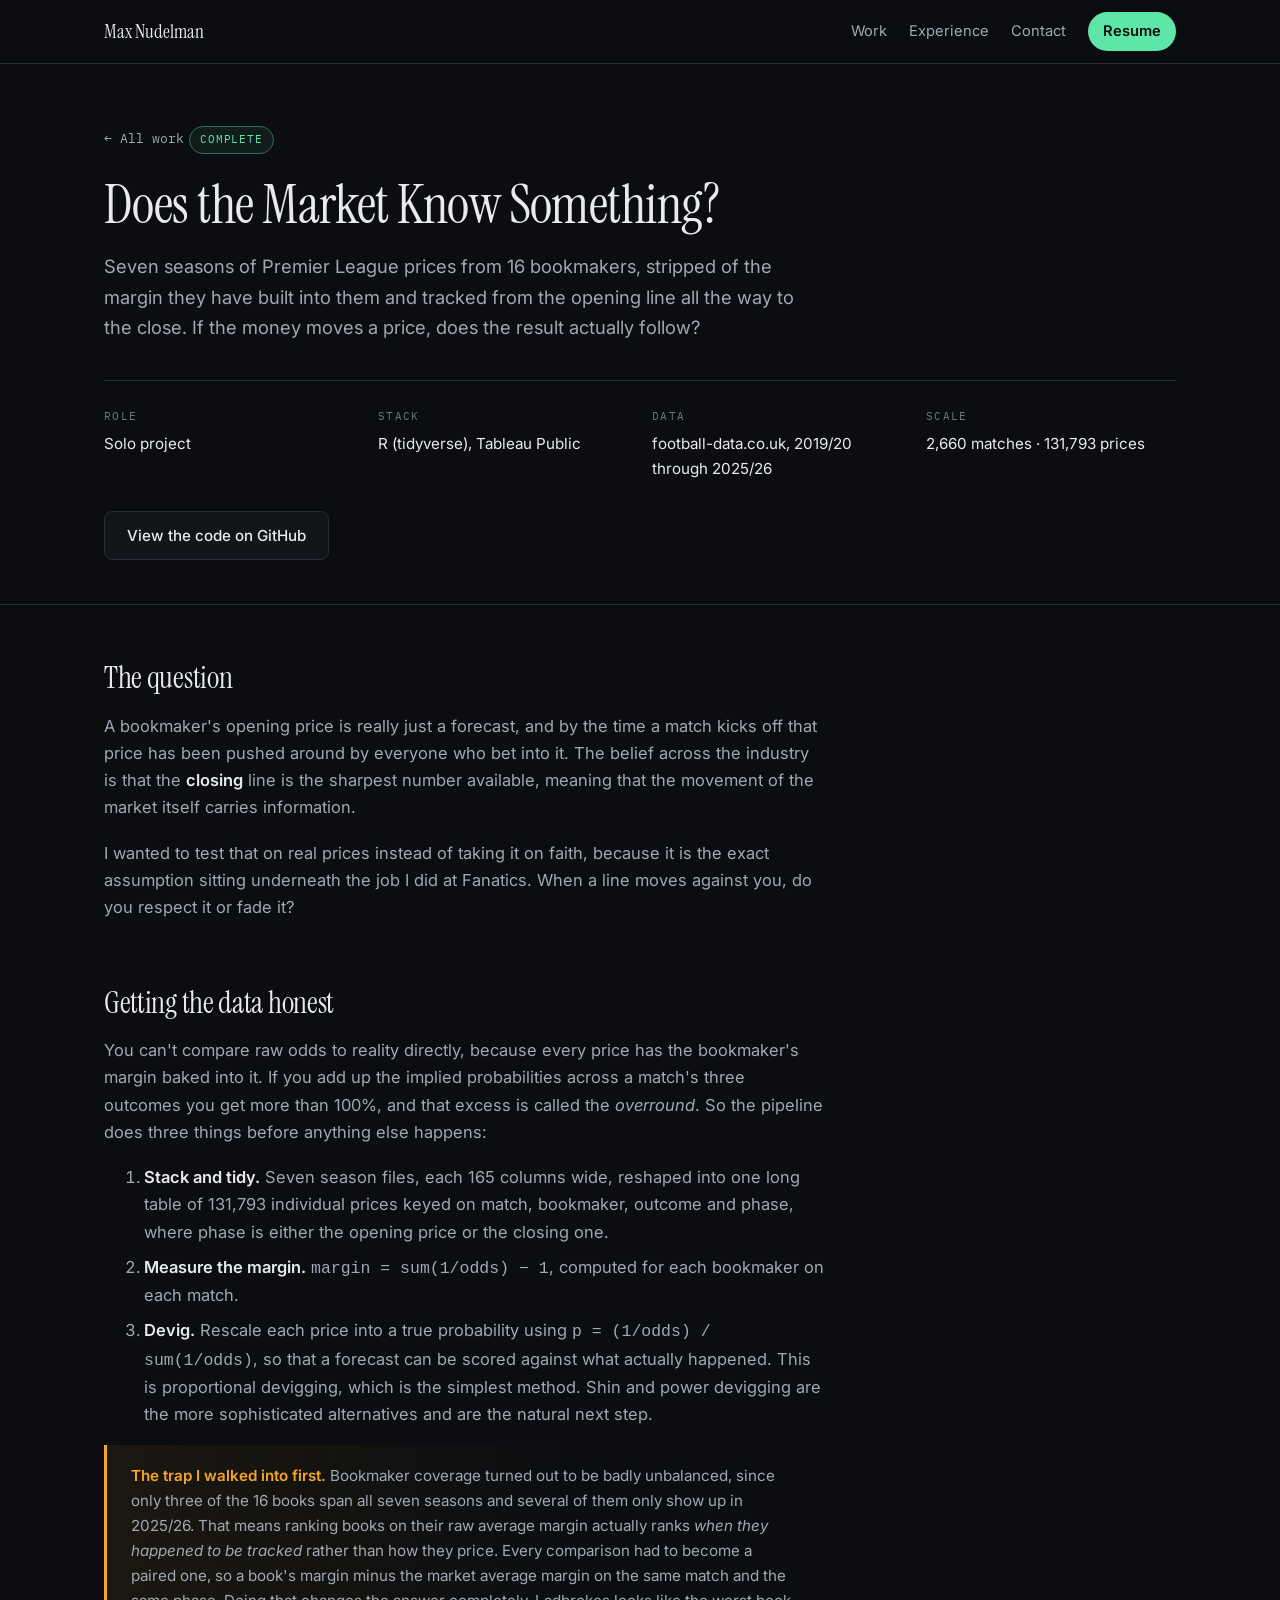
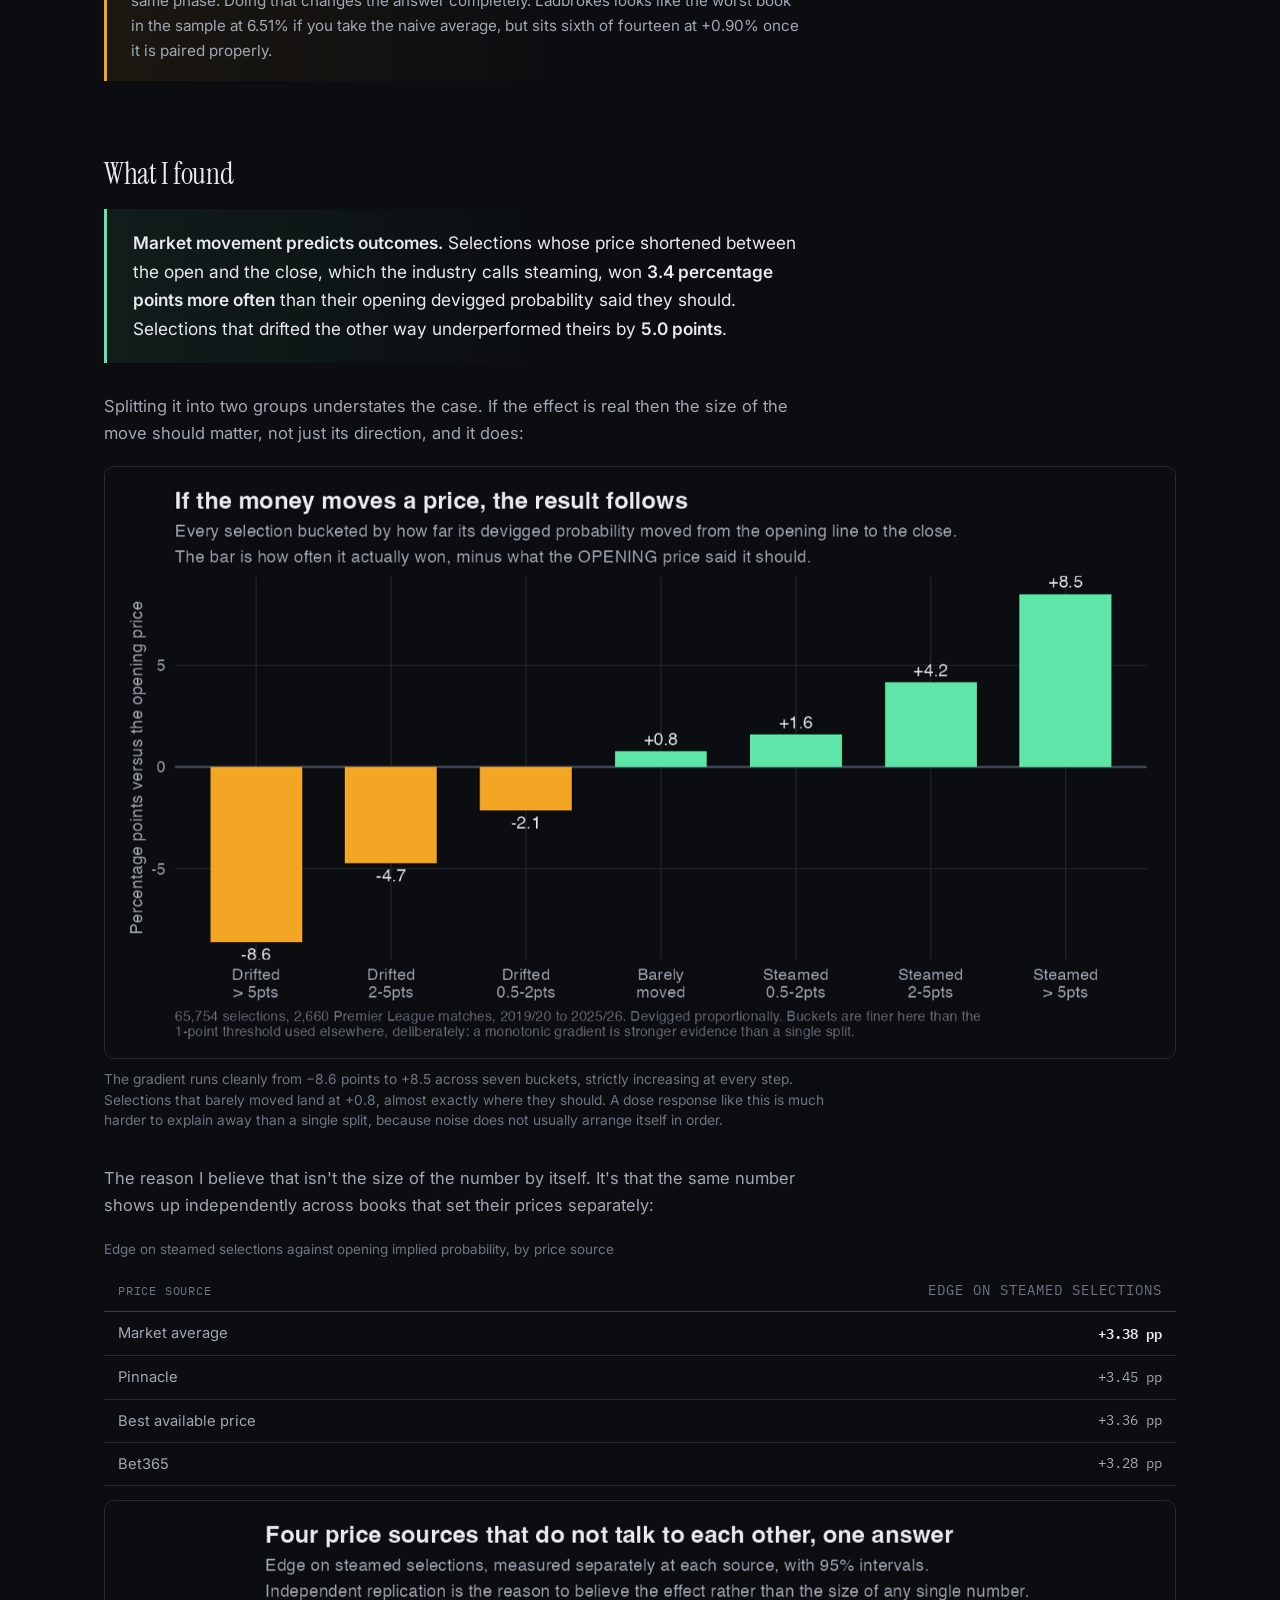
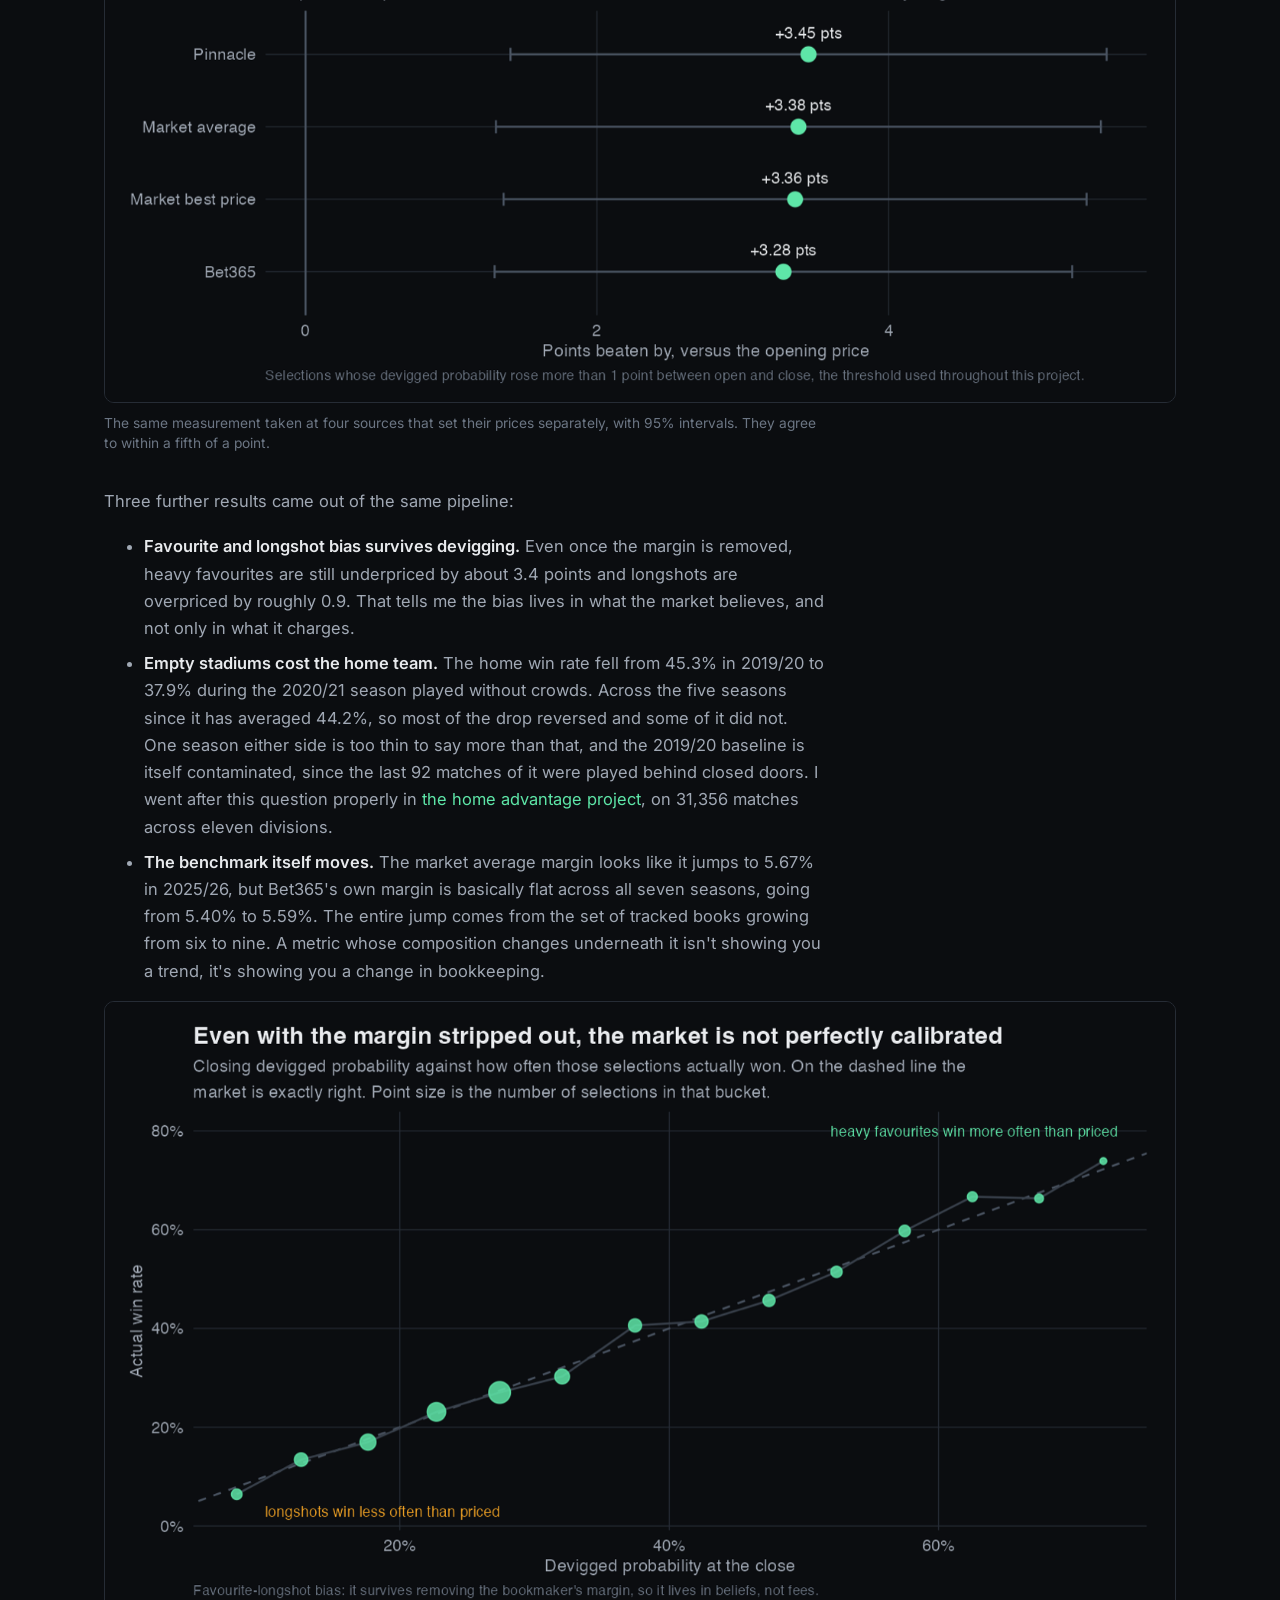
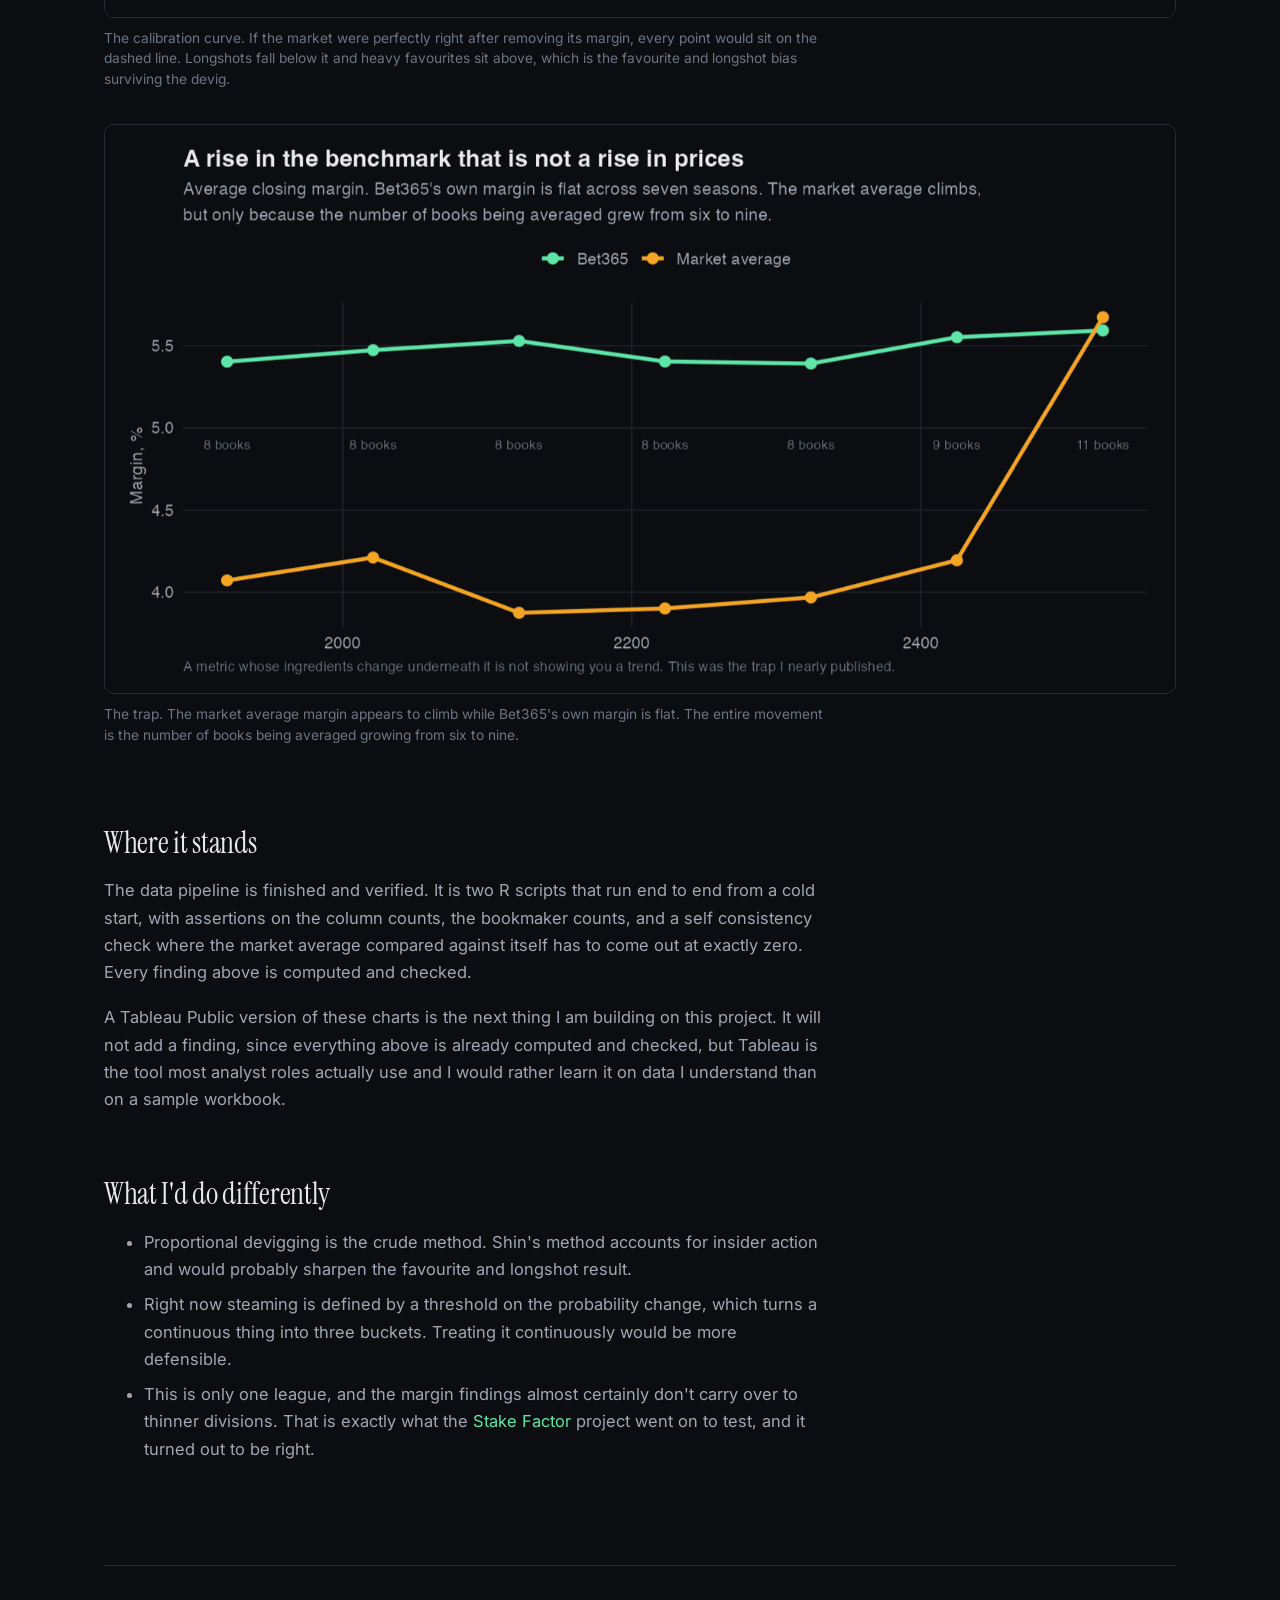
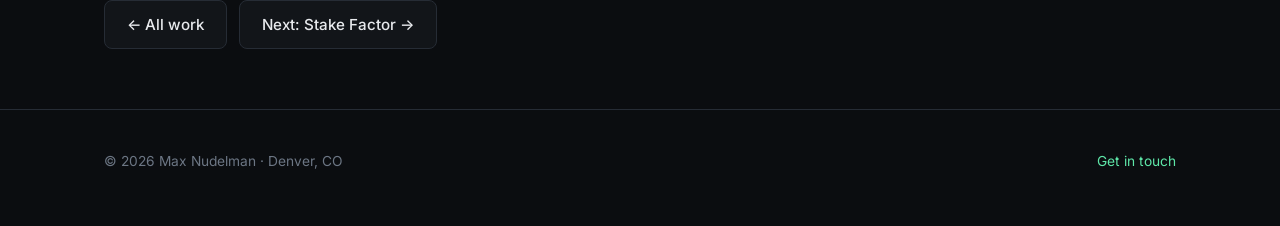
<file: projects/market-movement.html>
<!DOCTYPE html>
<html lang="en">
<head>
<meta charset="utf-8">
<meta name="viewport" content="width=device-width, initial-scale=1">
<title>Does the Market Know Something? | Max Nudelman</title>
<meta name="description" content="Seven seasons of Premier League odds from 16 bookmakers, devigged and tracked from open to close. Steamed selections beat their opening implied probability by 3.4 points.">
<meta property="og:title" content="Does the Market Know Something?">
<meta property="og:description" content="Seven seasons of Premier League odds from 16 bookmakers, devigged and tracked from open to close. Steamed selections beat their opening implied probability by 3.4 points.">
<meta property="og:type" content="article">
<meta property="og:image" content="https://max-nudelman.github.io/assets/img/cards/market-movement.jpg">
<meta property="og:image:secure_url" content="https://max-nudelman.github.io/assets/img/cards/market-movement.jpg">
<meta property="og:image:type" content="image/jpeg">
<meta property="og:image:alt" content="Max Nudelman, data analyst. Seven projects on measurement, causal inference and data validation.">
<meta property="og:image:width" content="1200">
<meta property="og:image:height" content="630">
<meta property="og:url" content="https://max-nudelman.github.io/projects/market-movement.html">
<meta name="twitter:card" content="summary_large_image">
<link rel="icon" href="../assets/favicon.svg" type="image/svg+xml">
<link rel="apple-touch-icon" href="../assets/img/og-card-v2.jpg">
<link rel="preconnect" href="https://fonts.googleapis.com">
<link rel="preconnect" href="https://fonts.gstatic.com" crossorigin>
<link href="https://fonts.googleapis.com/css2?family=Instrument+Serif:ital@0;1&family=Inter:wght@400;500;600&family=IBM+Plex+Mono:wght@400&display=swap" rel="stylesheet">
<link rel="stylesheet" href="../assets/css/style.css">
<script type="application/ld+json">
{
  "@context": "https://schema.org",
  "@type": "Article",
  "headline": "Does the Market Know Something?",
  "description": "Seven seasons of Premier League odds from 16 bookmakers, devigged and tracked from open to close. Steamed selections beat their opening implied probability by 3.4 points.",
  "url": "https://max-nudelman.github.io/projects/market-movement.html",
  "image": "https://max-nudelman.github.io/assets/img/cards/market-movement.jpg",
  "author": {
    "@type": "Person",
    "name": "Max Nudelman",
    "url": "https://max-nudelman.github.io/"
  },
  "isPartOf": {
    "@type": "WebSite",
    "name": "Max Nudelman",
    "url": "https://max-nudelman.github.io/"
  }
}
</script>
</head>
<body>

<a class="skip" href="#main">Skip to content</a>

<nav class="nav">
  <div class="wrap">
    <a class="nav-name" href="../index.html">Max Nudelman</a>
    <div class="nav-links">
      <a href="../index.html#work">Work</a>
      <a href="../index.html#experience">Experience</a>
      <a href="../index.html#contact">Contact</a>
      <a class="cta" href="../resume/Max-Nudelman-Resume.pdf">Resume</a>
    </div>
  </div>
</nav>

<main id="main">

<header class="case-head">
  <div class="wrap">
    <a class="back" href="../index.html#work">&larr; All work</a>
    <span class="tag tag-live" style="display:inline-block;margin-bottom:16px">Complete</span>
    <h1>Does the Market Know Something?</h1>
    <p class="lede">
      Seven seasons of Premier League prices from 16 bookmakers, stripped of the margin they have
      built into them and tracked from the opening line all the way to the close. If the money moves
      a price, does the result actually follow?
    </p>

    <div class="factsheet">
      <div class="fact"><div class="lab">Role</div><div class="val">Solo project</div></div>
      <div class="fact"><div class="lab">Stack</div><div class="val">R (tidyverse), Tableau Public</div></div>
      <div class="fact"><div class="lab">Data</div><div class="val">football-data.co.uk, 2019/20 through 2025/26</div></div>
      <div class="fact"><div class="lab">Scale</div><div class="val">2,660 matches &middot; 131,793 prices</div></div>
    </div>

    <div class="hero-actions" style="margin-top:30px">
      <a class="btn" href="https://github.com/Max-Nudelman/epl-odds-market-movement" target="_blank" rel="noopener">View the code on GitHub</a>
    </div>
  </div>
</header>

<div class="case-body">
  <div class="wrap">

    <section>
      <h2>The question</h2>
      <p>
        A bookmaker's opening price is really just a forecast, and by the time a match kicks off that
        price has been pushed around by everyone who bet into it. The belief across the industry is
        that the <strong>closing</strong> line is the sharpest number available, meaning that the
        movement of the market itself carries information.
      </p>
      <p>
        I wanted to test that on real prices instead of taking it on faith, because it is the exact
        assumption sitting underneath the job I did at Fanatics. When a line moves against you, do you
        respect it or fade it?
      </p>
    </section>

    <section>
      <h2>Getting the data honest</h2>
      <p>
        You can't compare raw odds to reality directly, because every price has the bookmaker's
        margin baked into it. If you add up the implied probabilities across a match's three outcomes
        you get more than 100%, and that excess is called the <em>overround</em>. So the pipeline does
        three things before anything else happens:
      </p>
      <ol>
        <li><strong>Stack and tidy.</strong> Seven season files, each 165 columns wide, reshaped into
            one long table of 131,793 individual prices keyed on match, bookmaker, outcome and phase,
            where phase is either the opening price or the closing one.</li>
        <li><strong>Measure the margin.</strong> <code>margin = sum(1/odds) &minus; 1</code>, computed
            for each bookmaker on each match.</li>
        <li><strong>Devig.</strong> Rescale each price into a true probability using
            <code>p = (1/odds) / sum(1/odds)</code>, so that a forecast can be scored against what
            actually happened. This is proportional devigging, which is the simplest method. Shin and
            power devigging are the more sophisticated alternatives and are the natural next step.</li>
      </ol>
      <div class="note">
        <p><strong>The trap I walked into first.</strong> Bookmaker coverage turned out to be badly
        unbalanced, since only three of the 16 books span all seven seasons and several of them only
        show up in 2025/26. That means ranking books on their raw average margin actually ranks
        <em>when they happened to be tracked</em> rather than how they price. Every comparison had to
        become a paired one, so a book's margin minus the market average margin on the same match and
        the same phase. Doing that changes the answer completely. Ladbrokes looks like the worst
        book in the sample at 6.51% if you take the naive average, but sits sixth of fourteen at
        +0.90% once it is paired properly.</p>
      </div>
    </section>

    <section>
      <h2>What I found</h2>

      <div class="finding">
        <p>
          <strong>Market movement predicts outcomes.</strong> Selections whose price shortened
          between the open and the close, which the industry calls steaming, won <strong>3.4
          percentage points more often</strong> than their opening devigged probability said they
          should. Selections that drifted the other way underperformed theirs by <strong>5.0
          points</strong>.
        </p>
      </div>

      <p>
        Splitting it into two groups understates the case. If the effect is real then the size of the
        move should matter, not just its direction, and it does:
      </p>

      <figure class="figure">
        <img src="../assets/img/epl/01-movement.png" alt="Bar chart showing a monotonic gradient from minus 8.6 points for heavily drifted selections to plus 8.5 for heavily steamed ones" loading="lazy">
        <figcaption>
          The gradient runs cleanly from &minus;8.6 points to +8.5 across seven buckets, strictly
          increasing at every step. Selections that barely moved land at +0.8, almost exactly where
          they should. A dose response like this is much harder to explain away than a single split,
          because noise does not usually arrange itself in order.
        </figcaption>
      </figure>

      <p>
        The reason I believe that isn't the size of the number by itself. It's that the same number
        shows up independently across books that set their prices separately:
      </p>

      <div class="table-scroll">
        <table>
          <caption>Edge on steamed selections against opening implied probability, by price source</caption>
          <thead><tr><th>Price source</th><th class="num">Edge on steamed selections</th></tr></thead>
          <tbody>
            <tr><td>Market average</td><td class="num"><strong>+3.38 pp</strong></td></tr>
            <tr><td>Pinnacle</td><td class="num">+3.45 pp</td></tr>
            <tr><td>Best available price</td><td class="num">+3.36 pp</td></tr>
            <tr><td>Bet365</td><td class="num">+3.28 pp</td></tr>
          </tbody>
        </table>
      </div>
      <figure class="figure">
        <img src="../assets/img/epl/02-replication.png" alt="Edge on steamed selections measured at four independent price sources, all near plus 3.4 points" loading="lazy">
        <figcaption>
          The same measurement taken at four sources that set their prices separately, with 95%
          intervals. They agree to within a fifth of a point.
        </figcaption>
      </figure>

      <p>Three further results came out of the same pipeline:</p>
      <ul>
        <li><strong>Favourite and longshot bias survives devigging.</strong> Even once the margin is
            removed, heavy favourites are still underpriced by about 3.4 points and longshots are
            overpriced by roughly 0.9. That tells me the bias lives in what the market believes, and
            not only in what it charges.</li>
        <li><strong>Empty stadiums cost the home team.</strong> The home win rate fell from 45.3% in
            2019/20 to 37.9% during the 2020/21 season played without crowds. Across the five seasons
            since it has averaged 44.2%, so most of the drop reversed and some of it did not. One
            season either side is too thin to say more than that, and the 2019/20 baseline is itself
            contaminated, since the last 92 matches of it were played behind closed doors. I went
            after this question properly in <a href="home-advantage.html">the home advantage
            project</a>, on 31,356 matches across eleven divisions.</li>
        <li><strong>The benchmark itself moves.</strong> The market average margin looks like it
            jumps to 5.67% in 2025/26, but Bet365's own margin is basically flat across all seven
            seasons, going from 5.40% to 5.59%. The entire jump comes from the set of tracked books
            growing from six to nine. A metric whose composition changes underneath it isn't showing
            you a trend, it's showing you a change in bookkeeping.</li>
      </ul>

      <figure class="figure">
        <img src="../assets/img/epl/03-calibration.png" alt="Calibration curve of closing devigged probability against actual win rate, bending away from the diagonal at both ends" loading="lazy">
        <figcaption>
          The calibration curve. If the market were perfectly right after removing its margin, every
          point would sit on the dashed line. Longshots fall below it and heavy favourites sit above,
          which is the favourite and longshot bias surviving the devig.
        </figcaption>
      </figure>

      <figure class="figure">
        <img src="../assets/img/epl/04-benchmark.png" alt="Two lines showing Bet365 margin flat across seven seasons while the market average climbs as more books are added" loading="lazy">
        <figcaption>
          The trap. The market average margin appears to climb while Bet365's own margin is flat.
          The entire movement is the number of books being averaged growing from six to nine.
        </figcaption>
      </figure>
    </section>

    <section>
      <h2>Where it stands</h2>
      <p>
        The data pipeline is finished and verified. It is two R scripts that run end to end from a
        cold start, with assertions on the column counts, the bookmaker counts, and a self consistency
        check where the market average compared against itself has to come out at exactly zero. Every
        finding above is computed and checked.
      </p>
      <p>
        A Tableau Public version of these charts is the next thing I am building on this project. It
        will not add a finding, since everything above is already computed and checked, but Tableau is
        the tool most analyst roles actually use and I would rather learn it on data I understand than
        on a sample workbook.
      </p>
    </section>

    <section>
      <h2>What I'd do differently</h2>
      <ul>
        <li>Proportional devigging is the crude method. Shin's method accounts for insider action and
            would probably sharpen the favourite and longshot result.</li>
        <li>Right now steaming is defined by a threshold on the probability change, which turns a
            continuous thing into three buckets. Treating it continuously would be more defensible.</li>
        <li>This is only one league, and the margin findings almost certainly don't carry over to
            thinner divisions. That is exactly what the <a href="stake-factor.html">Stake Factor</a>
            project went on to test, and it turned out to be right.</li>
      </ul>
    </section>

  </div>
</div>

<div class="wrap">
  <div class="case-nav">
    <a class="btn" href="../index.html#work">&larr; All work</a>
    <a class="btn" href="stake-factor.html">Next: Stake Factor &rarr;</a>
  </div>
</div>

</main>

<footer>
  <div class="wrap">
    <span>&copy; 2026 Max Nudelman &middot; Denver, CO</span>
    <span><a href="../index.html#contact">Get in touch</a></span>
  </div>
</footer>

</body>
</html>
</file>
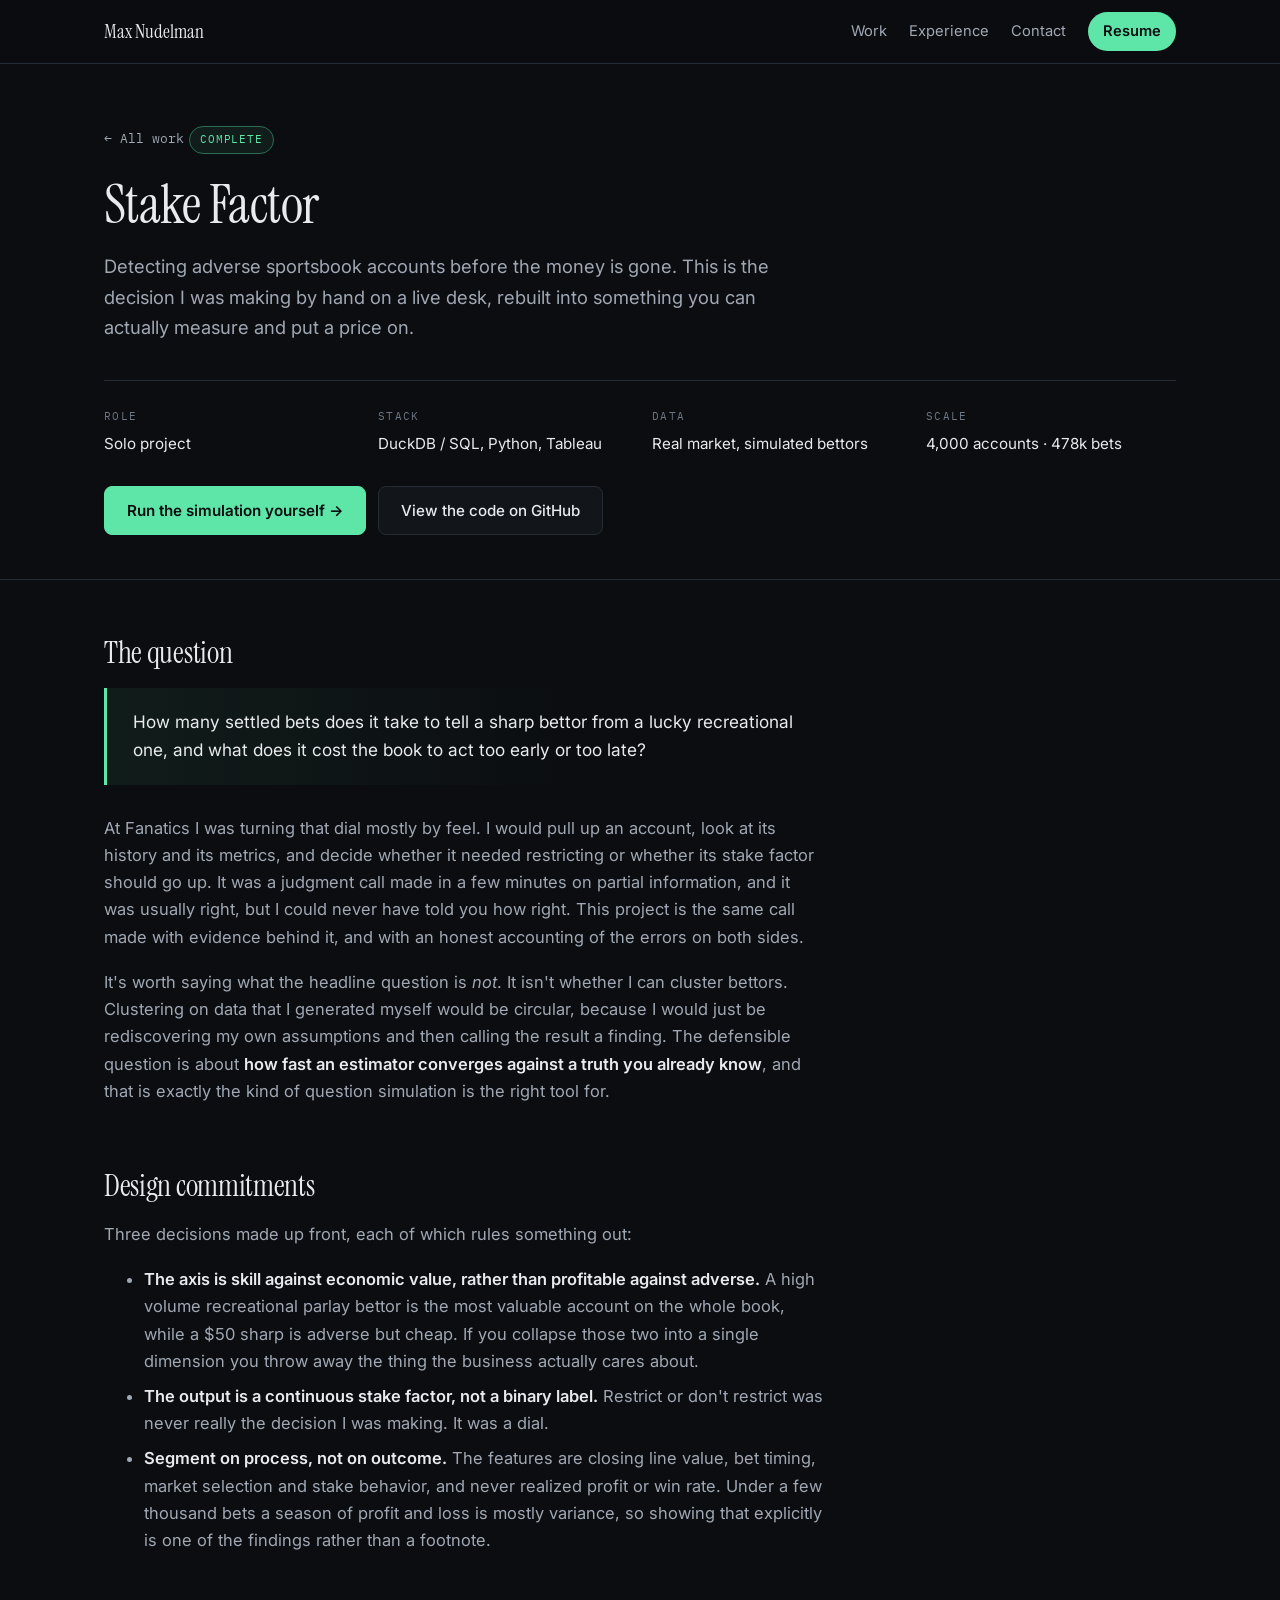
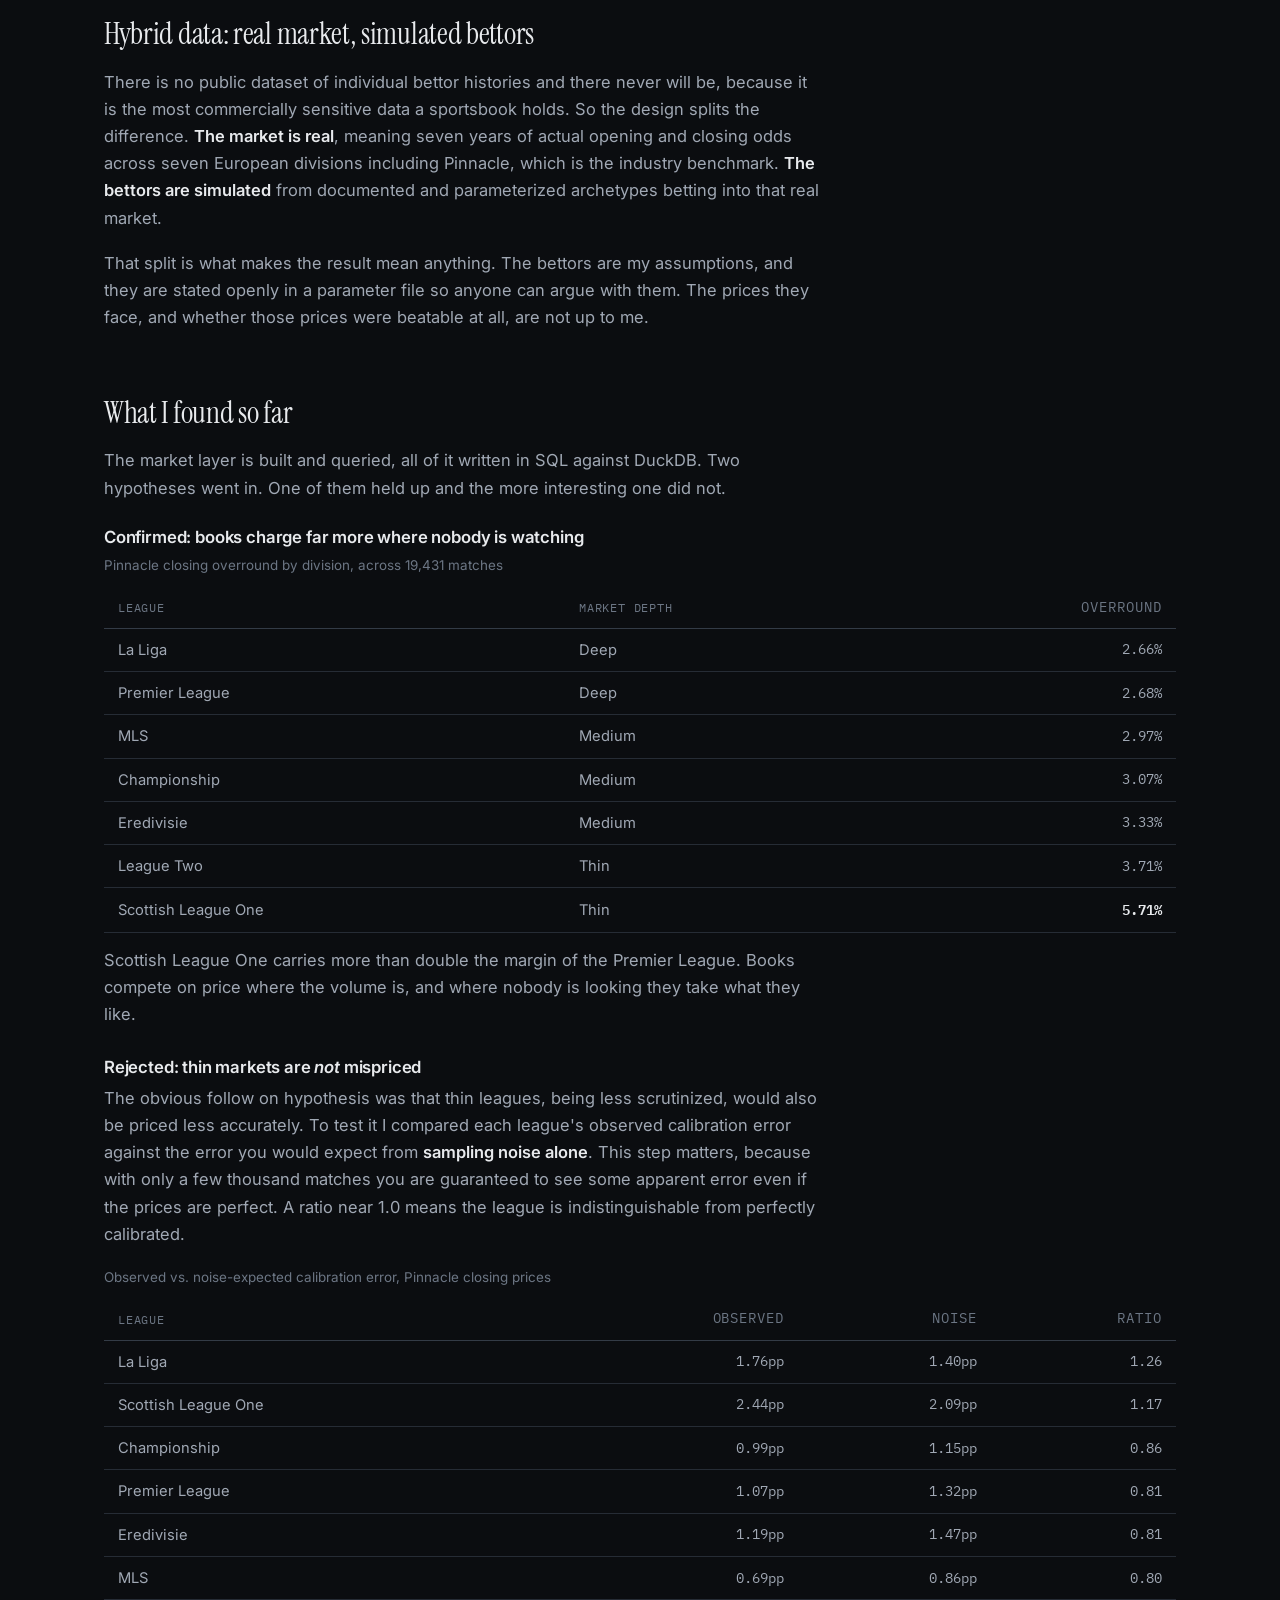
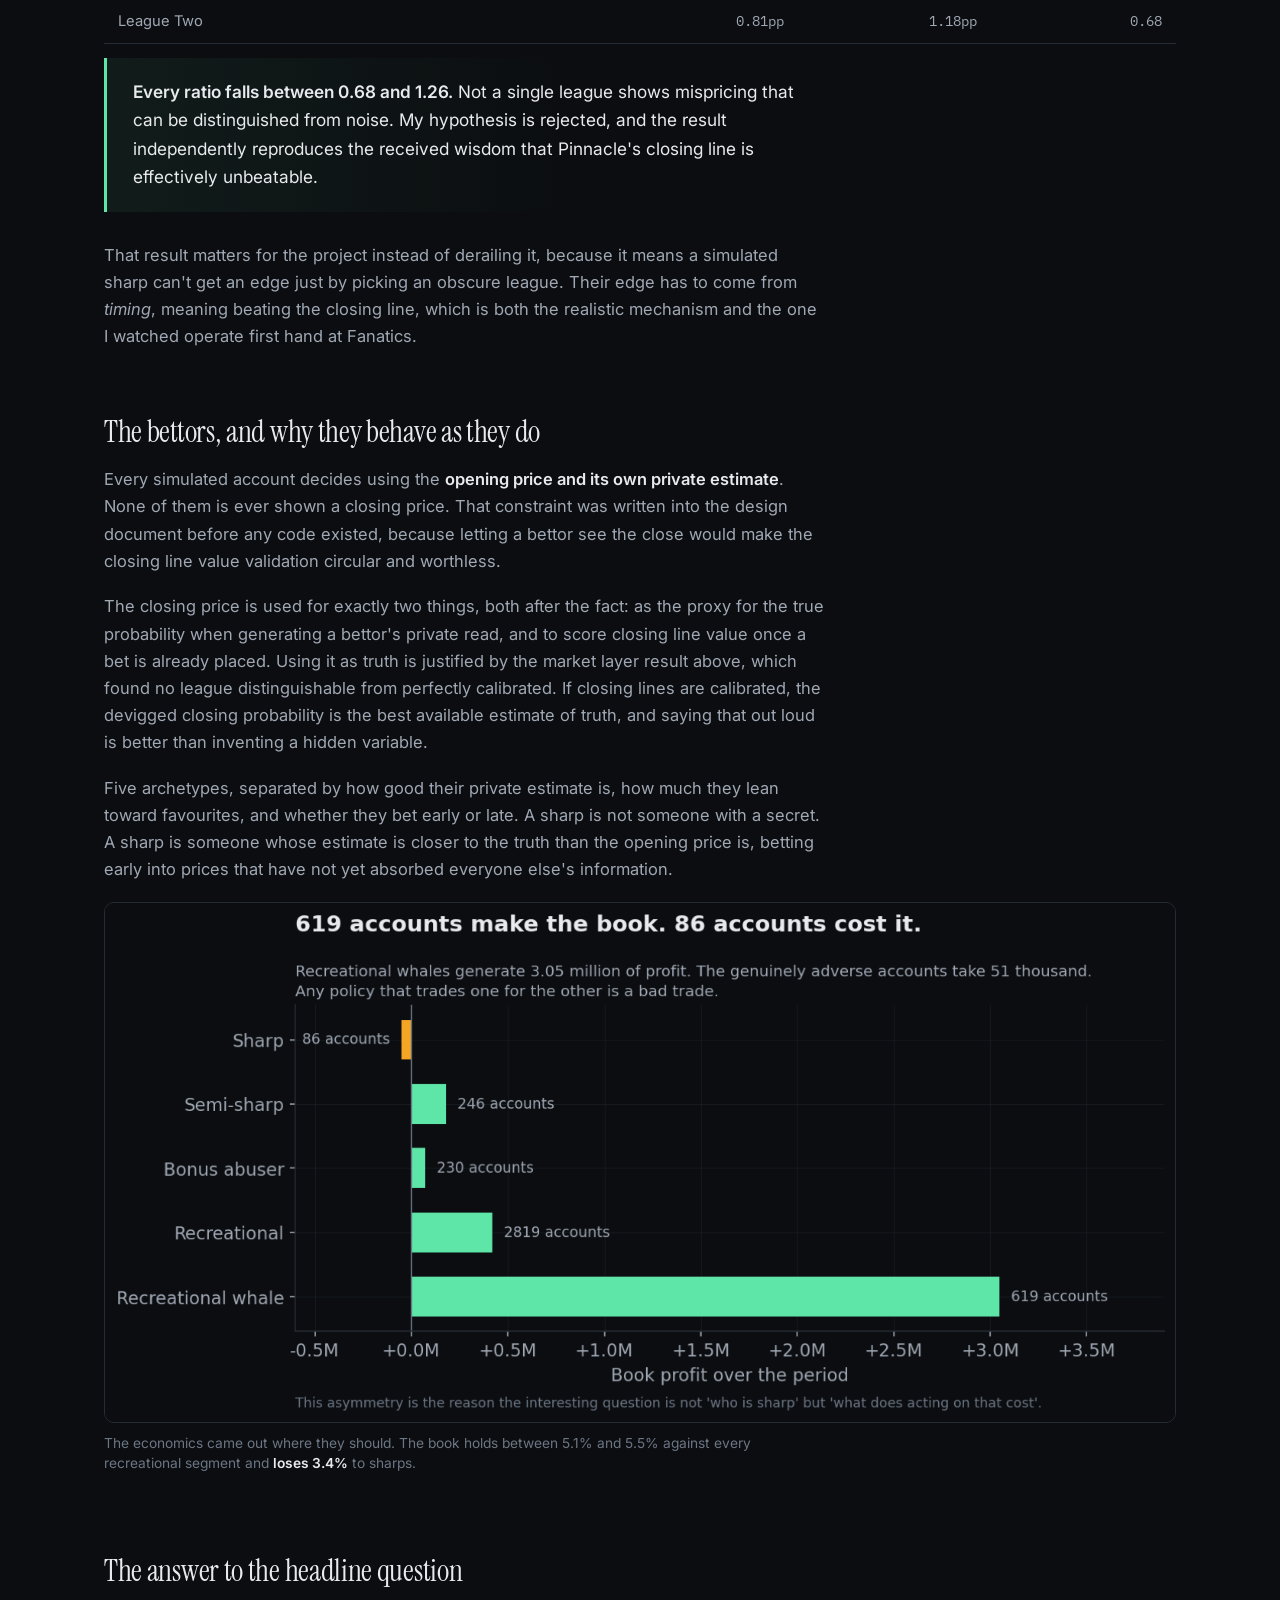
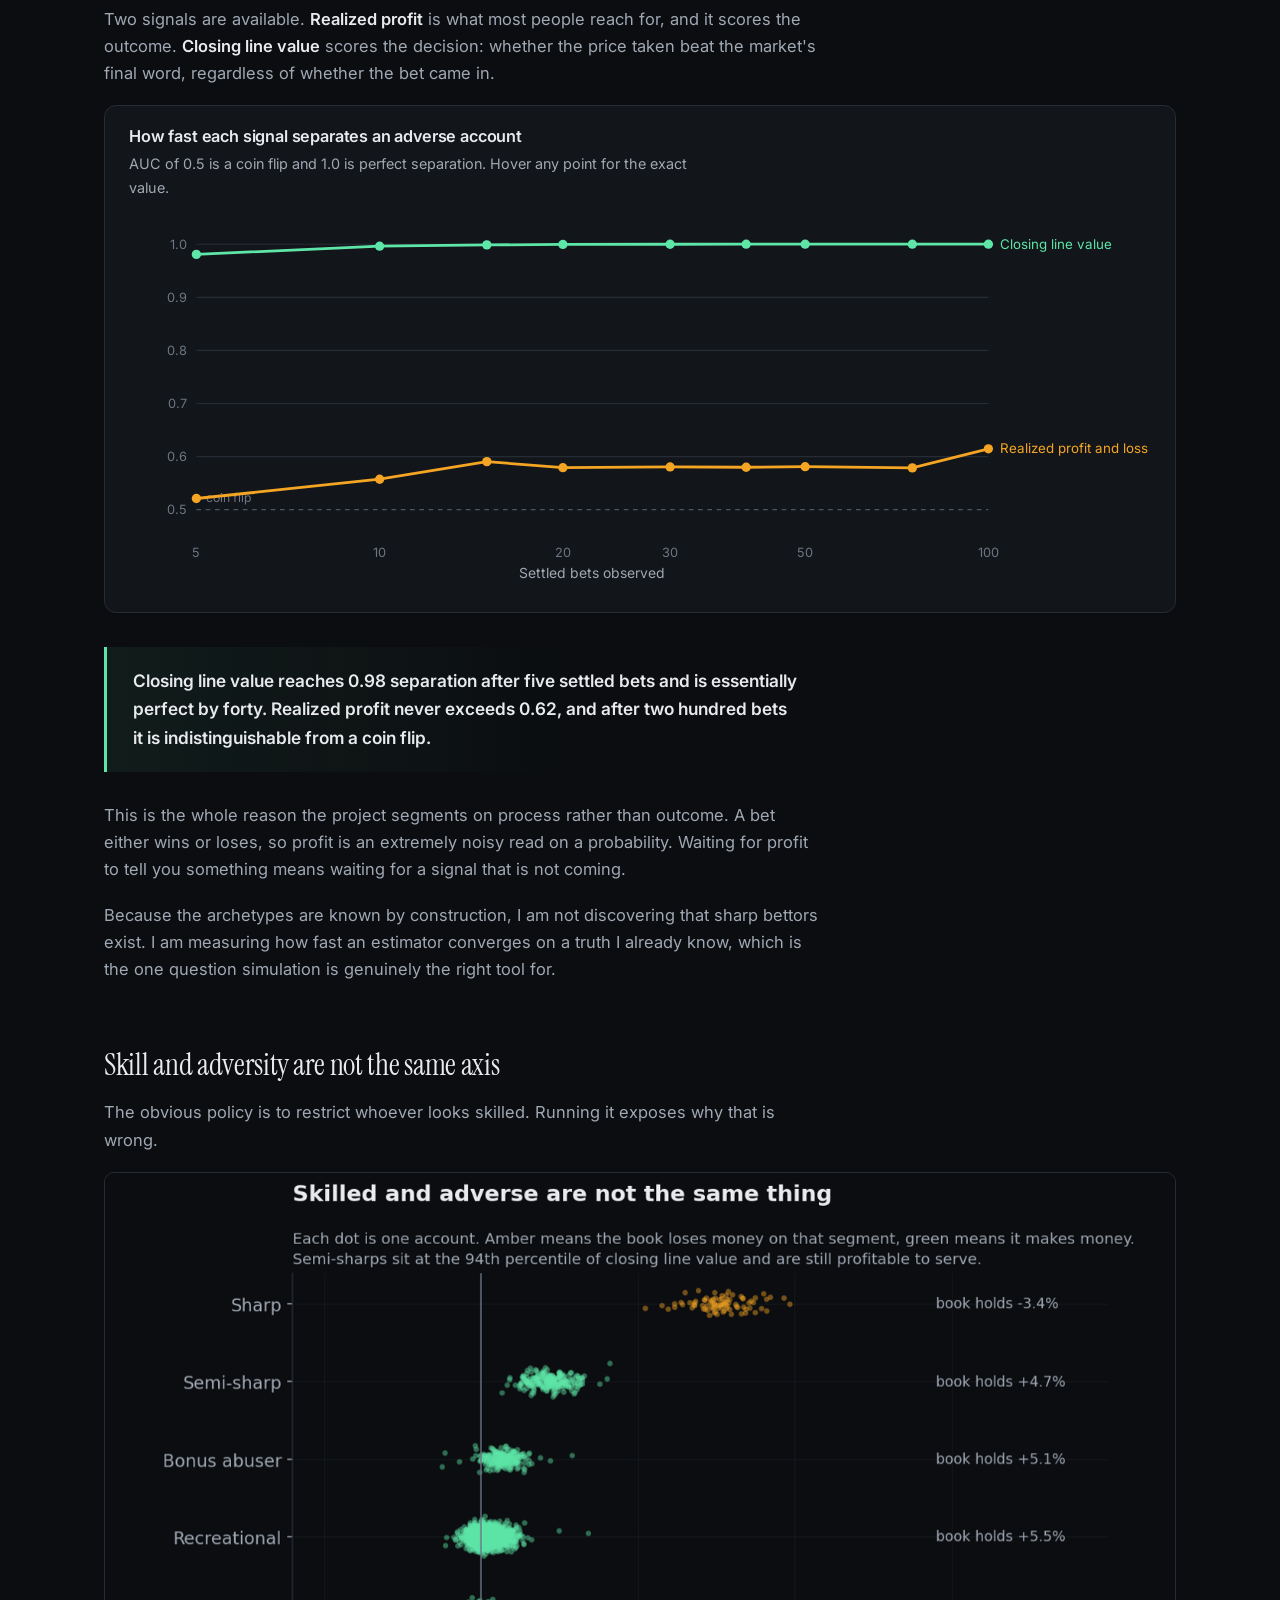
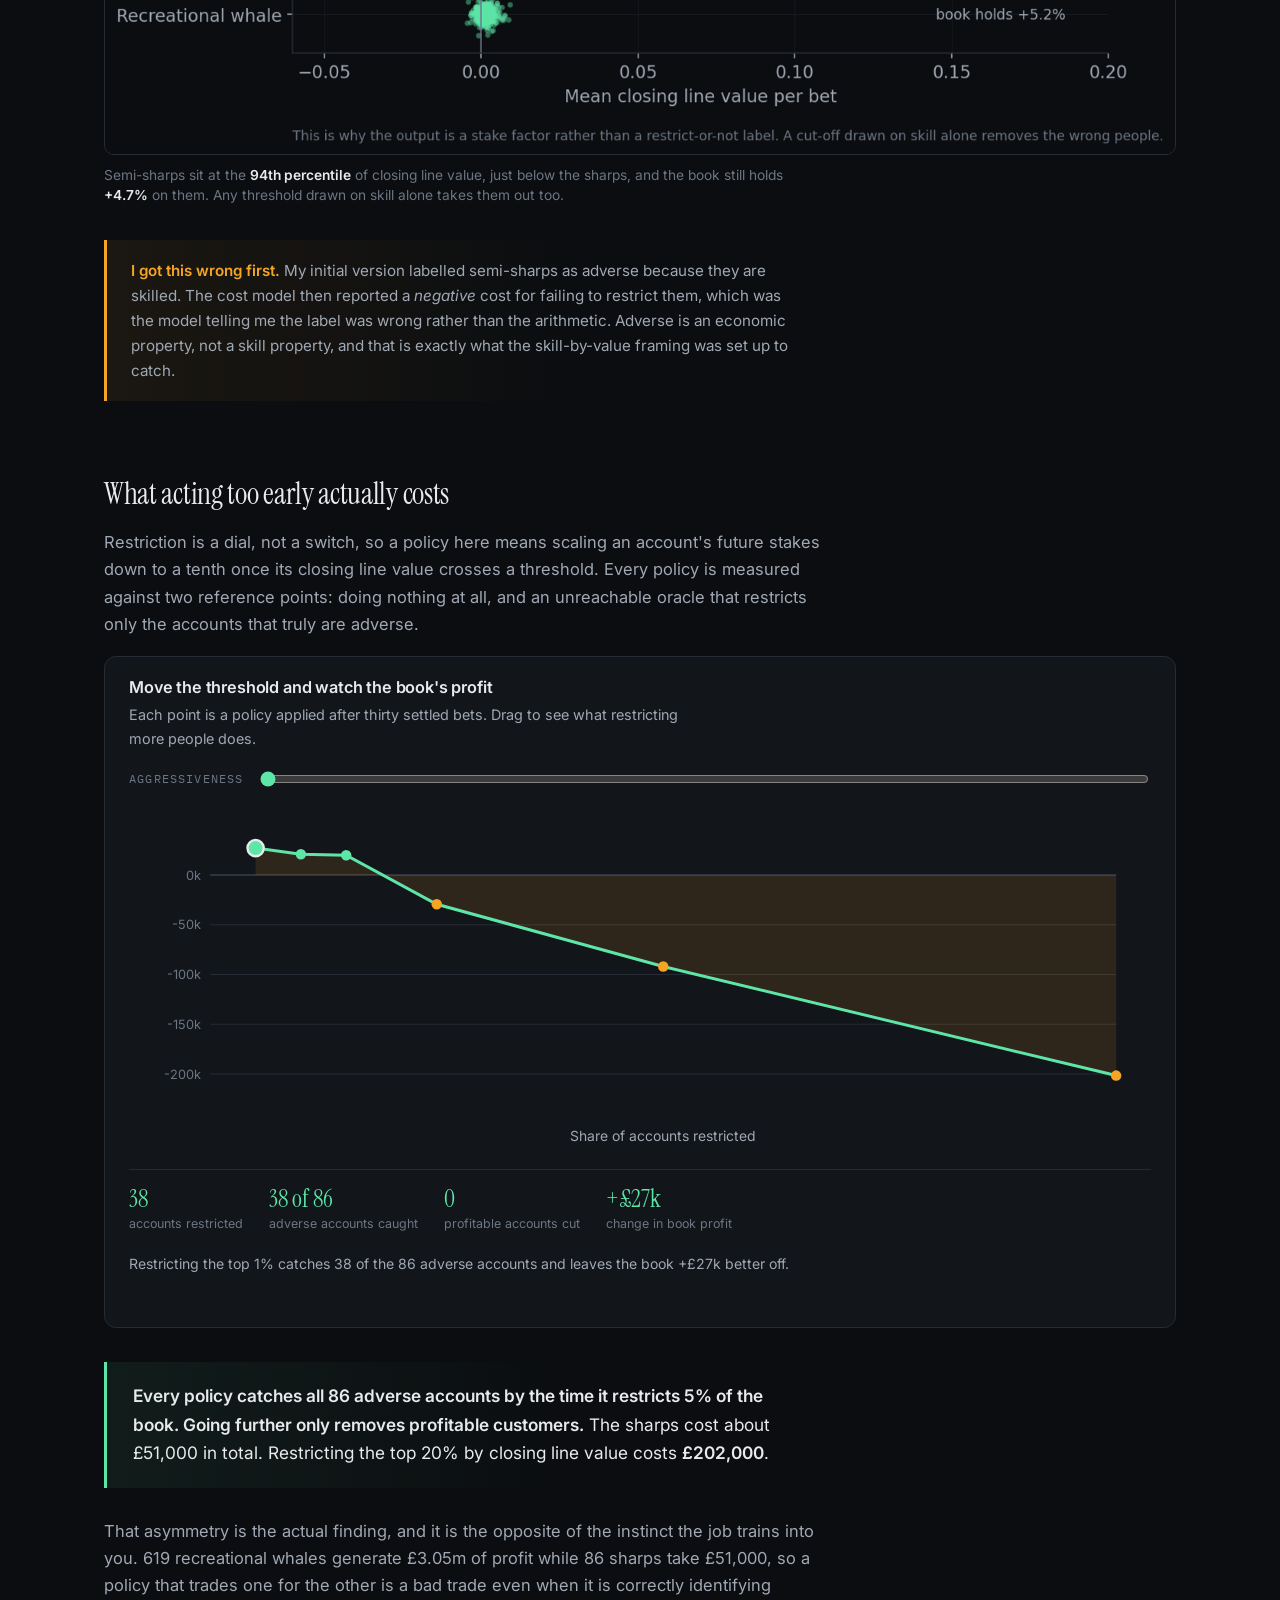
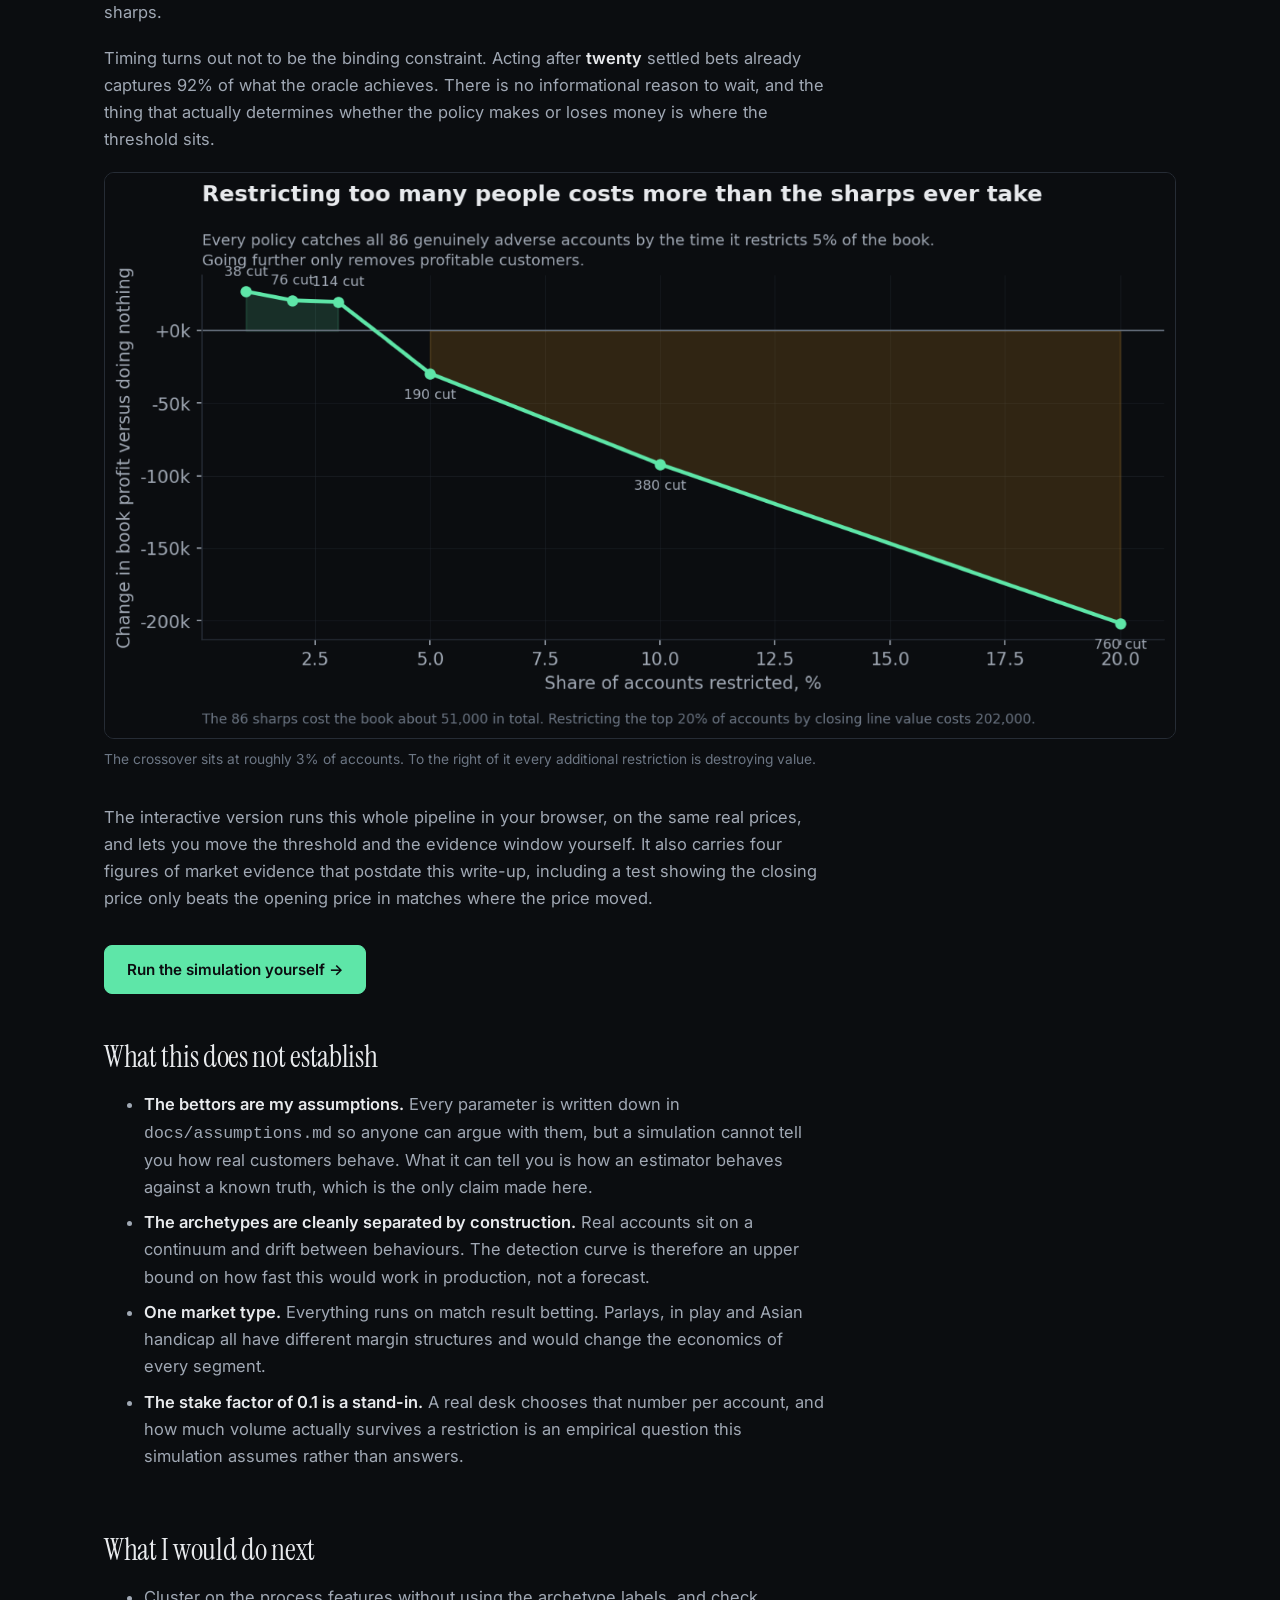
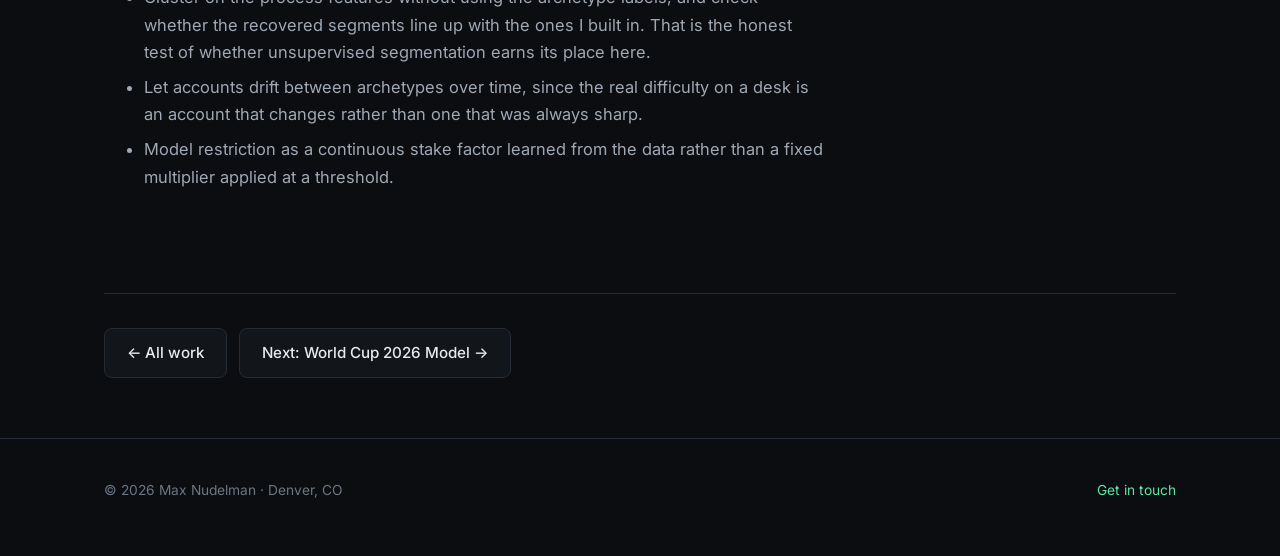
<file: projects/stake-factor.html>
<!DOCTYPE html>
<html lang="en">
<head>
<meta charset="utf-8">
<meta name="viewport" content="width=device-width, initial-scale=1">
<title>Stake Factor | Max Nudelman</title>
<meta name="description" content="How many settled bets does it take to tell a sharp bettor from a lucky one, and what does it cost the book to act too early or too late?">
<meta property="og:title" content="Stake Factor">
<meta property="og:description" content="How many settled bets does it take to tell a sharp bettor from a lucky one, and what does it cost the book to act too early or too late?">
<meta property="og:type" content="article">
<meta property="og:image" content="https://max-nudelman.github.io/assets/img/cards/stake-factor.jpg">
<meta property="og:image:secure_url" content="https://max-nudelman.github.io/assets/img/cards/stake-factor.jpg">
<meta property="og:image:type" content="image/jpeg">
<meta property="og:image:alt" content="Max Nudelman, data analyst. Seven projects on measurement, causal inference and data validation.">
<meta property="og:image:width" content="1200">
<meta property="og:image:height" content="630">
<meta property="og:url" content="https://max-nudelman.github.io/projects/stake-factor.html">
<meta name="twitter:card" content="summary_large_image">
<link rel="icon" href="../assets/favicon.svg" type="image/svg+xml">
<link rel="apple-touch-icon" href="../assets/img/og-card-v2.jpg">
<link rel="preconnect" href="https://fonts.googleapis.com">
<link rel="preconnect" href="https://fonts.gstatic.com" crossorigin>
<link href="https://fonts.googleapis.com/css2?family=Instrument+Serif:ital@0;1&family=Inter:wght@400;500;600&family=IBM+Plex+Mono:wght@400&display=swap" rel="stylesheet">
<link rel="stylesheet" href="../assets/css/style.css">
<script type="application/ld+json">
{
  "@context": "https://schema.org",
  "@type": "Article",
  "headline": "Stake Factor",
  "description": "How many settled bets does it take to tell a sharp bettor from a lucky one, and what does it cost the book to act too early or too late?",
  "url": "https://max-nudelman.github.io/projects/stake-factor.html",
  "image": "https://max-nudelman.github.io/assets/img/cards/stake-factor.jpg",
  "author": {
    "@type": "Person",
    "name": "Max Nudelman",
    "url": "https://max-nudelman.github.io/"
  },
  "isPartOf": {
    "@type": "WebSite",
    "name": "Max Nudelman",
    "url": "https://max-nudelman.github.io/"
  }
}
</script>
</head>
<body>

<a class="skip" href="#main">Skip to content</a>

<nav class="nav">
  <div class="wrap">
    <a class="nav-name" href="../index.html">Max Nudelman</a>
    <div class="nav-links">
      <a href="../index.html#work">Work</a>
      <a href="../index.html#experience">Experience</a>
      <a href="../index.html#contact">Contact</a>
      <a class="cta" href="../resume/Max-Nudelman-Resume.pdf">Resume</a>
    </div>
  </div>
</nav>

<main id="main">

<header class="case-head">
  <div class="wrap">
    <a class="back" href="../index.html#work">&larr; All work</a>
    <span class="tag tag-live" style="display:inline-block;margin-bottom:16px">Complete</span>
    <h1>Stake Factor</h1>
    <p class="lede">
      Detecting adverse sportsbook accounts before the money is gone. This is the decision I was
      making by hand on a live desk, rebuilt into something you can actually measure and put a price
      on.
    </p>

    <div class="factsheet">
      <div class="fact"><div class="lab">Role</div><div class="val">Solo project</div></div>
      <div class="fact"><div class="lab">Stack</div><div class="val">DuckDB / SQL, Python, Tableau</div></div>
      <div class="fact"><div class="lab">Data</div><div class="val">Real market, simulated bettors</div></div>
      <div class="fact"><div class="lab">Scale</div><div class="val">4,000 accounts &middot; 478k bets</div></div>
    </div>

    <div class="hero-actions" style="margin-top:30px">
      <a class="btn btn-primary" href="../demos/stake-factor/">Run the simulation yourself &rarr;</a>
      <a class="btn" href="https://github.com/Max-Nudelman/stake-factor" target="_blank" rel="noopener">View the code on GitHub</a>
    </div>
  </div>
</header>

<div class="case-body">
  <div class="wrap">

    <section>
      <h2>The question</h2>
      <div class="finding">
        <p>
          How many settled bets does it take to tell a sharp bettor from a lucky recreational one,
          and what does it cost the book to act too early or too late?
        </p>
      </div>
      <p>
        At Fanatics I was turning that dial mostly by feel. I would pull up an account, look at its
        history and its metrics, and decide whether it needed restricting or whether its stake factor
        should go up. It was a judgment call made in a few minutes on partial information, and it was
        usually right, but I could never have told you how right. This project is the same call made
        with evidence behind it, and with an honest accounting of the errors on both sides.
      </p>
      <p>
        It's worth saying what the headline question is <em>not</em>. It isn't whether I can cluster
        bettors. Clustering on data that I generated myself would be circular, because I would just be
        rediscovering my own assumptions and then calling the result a finding. The defensible
        question is about <strong>how fast an estimator converges against a truth you already
        know</strong>, and that is exactly the kind of question simulation is the right tool for.
      </p>
    </section>

    <section>
      <h2>Design commitments</h2>
      <p>Three decisions made up front, each of which rules something out:</p>
      <ul>
        <li><strong>The axis is skill against economic value, rather than profitable against
            adverse.</strong> A high volume recreational parlay bettor is the most valuable account on
            the whole book, while a $50 sharp is adverse but cheap. If you collapse those two into a
            single dimension you throw away the thing the business actually cares about.</li>
        <li><strong>The output is a continuous stake factor, not a binary label.</strong> Restrict or
            don't restrict was never really the decision I was making. It was a dial.</li>
        <li><strong>Segment on process, not on outcome.</strong> The features are closing line value,
            bet timing, market selection and stake behavior, and never realized profit or win rate.
            Under a few thousand bets a season of profit and loss is mostly variance, so showing that
            explicitly is one of the findings rather than a footnote.</li>
      </ul>
    </section>

    <section>
      <h2>Hybrid data: real market, simulated bettors</h2>
      <p>
        There is no public dataset of individual bettor histories and there never will be, because it
        is the most commercially sensitive data a sportsbook holds. So the design splits the
        difference. <strong>The market is real</strong>, meaning seven years of actual opening and
        closing odds across seven European divisions including Pinnacle, which is the industry
        benchmark. <strong>The bettors are simulated</strong> from documented and parameterized
        archetypes betting into that real market.
      </p>
      <p>
        That split is what makes the result mean anything. The bettors are my assumptions, and they
        are stated openly in a parameter file so anyone can argue with them. The prices they face, and
        whether those prices were beatable at all, are not up to me.
      </p>
    </section>

    <section>
      <h2>What I found so far</h2>
      <p>
        The market layer is built and queried, all of it written in SQL against DuckDB. Two hypotheses
        went in. One of them held up and the more interesting one did not.
      </p>

      <h3 style="font-family:var(--sans);font-size:1.05rem;font-weight:600;margin-top:26px">Confirmed: books charge far more where nobody is watching</h3>
      <div class="table-scroll">
        <table>
          <caption>Pinnacle closing overround by division, across 19,431 matches</caption>
          <thead><tr><th>League</th><th>Market depth</th><th class="num">Overround</th></tr></thead>
          <tbody>
            <tr><td>La Liga</td><td>Deep</td><td class="num">2.66%</td></tr>
            <tr><td>Premier League</td><td>Deep</td><td class="num">2.68%</td></tr>
            <tr><td>MLS</td><td>Medium</td><td class="num">2.97%</td></tr>
            <tr><td>Championship</td><td>Medium</td><td class="num">3.07%</td></tr>
            <tr><td>Eredivisie</td><td>Medium</td><td class="num">3.33%</td></tr>
            <tr><td>League Two</td><td>Thin</td><td class="num">3.71%</td></tr>
            <tr><td>Scottish League One</td><td>Thin</td><td class="num"><strong>5.71%</strong></td></tr>
          </tbody>
        </table>
      </div>
      <p>
        Scottish League One carries more than double the margin of the Premier League. Books compete
        on price where the volume is, and where nobody is looking they take what they like.
      </p>

      <h3 style="font-family:var(--sans);font-size:1.05rem;font-weight:600;margin-top:30px">Rejected: thin markets are <em>not</em> mispriced</h3>
      <p>
        The obvious follow on hypothesis was that thin leagues, being less scrutinized, would also be
        priced less accurately. To test it I compared each league's observed calibration error against
        the error you would expect from <strong>sampling noise alone</strong>. This step matters,
        because with only a few thousand matches you are guaranteed to see some apparent error even if
        the prices are perfect. A ratio near 1.0 means the league is indistinguishable from perfectly
        calibrated.
      </p>
      <div class="table-scroll">
        <table>
          <caption>Observed vs. noise-expected calibration error, Pinnacle closing prices</caption>
          <thead><tr><th>League</th><th class="num">Observed</th><th class="num">Noise</th><th class="num">Ratio</th></tr></thead>
          <tbody>
            <tr><td>La Liga</td><td class="num">1.76pp</td><td class="num">1.40pp</td><td class="num">1.26</td></tr>
            <tr><td>Scottish League One</td><td class="num">2.44pp</td><td class="num">2.09pp</td><td class="num">1.17</td></tr>
            <tr><td>Championship</td><td class="num">0.99pp</td><td class="num">1.15pp</td><td class="num">0.86</td></tr>
            <tr><td>Premier League</td><td class="num">1.07pp</td><td class="num">1.32pp</td><td class="num">0.81</td></tr>
            <tr><td>Eredivisie</td><td class="num">1.19pp</td><td class="num">1.47pp</td><td class="num">0.81</td></tr>
            <tr><td>MLS</td><td class="num">0.69pp</td><td class="num">0.86pp</td><td class="num">0.80</td></tr>
            <tr><td>League Two</td><td class="num">0.81pp</td><td class="num">1.18pp</td><td class="num">0.68</td></tr>
          </tbody>
        </table>
      </div>
      <div class="finding">
        <p>
          <strong>Every ratio falls between 0.68 and 1.26.</strong> Not a single league shows
          mispricing that can be distinguished from noise. My hypothesis is rejected, and the result
          independently reproduces the received wisdom that Pinnacle's closing line is effectively
          unbeatable.
        </p>
      </div>
      <p>
        That result matters for the project instead of derailing it, because it means a simulated
        sharp can't get an edge just by picking an obscure league. Their edge has to come from
        <em>timing</em>, meaning beating the closing line, which is both the realistic mechanism and
        the one I watched operate first hand at Fanatics.
      </p>
    </section>

    <section>
      <h2>The bettors, and why they behave as they do</h2>
      <p>
        Every simulated account decides using the <strong>opening price and its own private
        estimate</strong>. None of them is ever shown a closing price. That constraint was written
        into the design document before any code existed, because letting a bettor see the close
        would make the closing line value validation circular and worthless.
      </p>
      <p>
        The closing price is used for exactly two things, both after the fact: as the proxy for the
        true probability when generating a bettor's private read, and to score closing line value
        once a bet is already placed. Using it as truth is justified by the market layer result
        above, which found no league distinguishable from perfectly calibrated. If closing lines are
        calibrated, the devigged closing probability is the best available estimate of truth, and
        saying that out loud is better than inventing a hidden variable.
      </p>
      <p>
        Five archetypes, separated by how good their private estimate is, how much they lean toward
        favourites, and whether they bet early or late. A sharp is not someone with a secret. A sharp
        is someone whose estimate is closer to the truth than the opening price is, betting early
        into prices that have not yet absorbed everyone else's information.
      </p>

      <figure class="figure">
        <img src="../assets/img/sf/04-segments.png" alt="Book profit by segment, showing recreational whales generating three million and sharps costing fifty one thousand" loading="lazy">
        <figcaption>
          The economics came out where they should. The book holds between 5.1% and 5.5% against every
          recreational segment and <strong>loses 3.4%</strong> to sharps.
        </figcaption>
      </figure>
    </section>

    <section>
      <h2>The answer to the headline question</h2>
      <p>
        Two signals are available. <strong>Realized profit</strong> is what most people reach for,
        and it scores the outcome. <strong>Closing line value</strong> scores the decision: whether
        the price taken beat the market's final word, regardless of whether the bet came in.
      </p>

      <div class="vnl-widget" id="sf-detect">
        <h3>How fast each signal separates an adverse account</h3>
        <p class="vnl-sub">
          AUC of 0.5 is a coin flip and 1.0 is perfect separation. Hover any point for the exact
          value.
        </p>
        <div class="vnl-plot"></div>
      </div>

      <div class="finding">
        <p>
          <strong>Closing line value reaches 0.98 separation after five settled bets and is
          essentially perfect by forty. Realized profit never exceeds 0.62, and after two hundred
          bets it is indistinguishable from a coin flip.</strong>
        </p>
      </div>
      <p>
        This is the whole reason the project segments on process rather than outcome. A bet either
        wins or loses, so profit is an extremely noisy read on a probability. Waiting for profit to
        tell you something means waiting for a signal that is not coming.
      </p>
      <p>
        Because the archetypes are known by construction, I am not discovering that sharp bettors
        exist. I am measuring how fast an estimator converges on a truth I already know, which is the
        one question simulation is genuinely the right tool for.
      </p>
    </section>

    <section>
      <h2>Skill and adversity are not the same axis</h2>
      <p>
        The obvious policy is to restrict whoever looks skilled. Running it exposes why that is
        wrong.
      </p>
      <figure class="figure">
        <img src="../assets/img/sf/02-skill-vs-value.png" alt="Closing line value distributions by archetype, with semi-sharps ranking high but remaining profitable" loading="lazy">
        <figcaption>
          Semi-sharps sit at the <strong>94th percentile</strong> of closing line value, just below
          the sharps, and the book still holds <strong>+4.7%</strong> on them. Any threshold drawn on
          skill alone takes them out too.
        </figcaption>
      </figure>
      <div class="note">
        <p><strong>I got this wrong first.</strong> My initial version labelled semi-sharps as adverse
        because they are skilled. The cost model then reported a <em>negative</em> cost for failing to
        restrict them, which was the model telling me the label was wrong rather than the arithmetic.
        Adverse is an economic property, not a skill property, and that is exactly what the
        skill-by-value framing was set up to catch.</p>
      </div>
    </section>

    <section>
      <h2>What acting too early actually costs</h2>
      <p>
        Restriction is a dial, not a switch, so a policy here means scaling an account's future stakes
        down to a tenth once its closing line value crosses a threshold. Every policy is measured
        against two reference points: doing nothing at all, and an unreachable oracle that restricts
        only the accounts that truly are adverse.
      </p>

      <div class="vnl-widget" id="sf-policy">
        <h3>Move the threshold and watch the book's profit</h3>
        <p class="vnl-sub">
          Each point is a policy applied after thirty settled bets. Drag to see what restricting more
          people does.
        </p>
        <div class="vnl-slider">
          <label for="sf-th">Aggressiveness</label>
          <input type="range" id="sf-th" min="0" max="5" step="1" value="5">
        </div>
        <div class="vnl-plot"></div>
        <div class="vnl-stats">
          <div><div class="v" data-k="cut">...</div><div class="k">accounts restricted</div></div>
          <div><div class="v" data-k="caught">...</div><div class="k">adverse accounts caught</div></div>
          <div><div class="v" data-k="wrong">...</div><div class="k">profitable accounts cut</div></div>
          <div><div class="v" data-k="gain">...</div><div class="k">change in book profit</div></div>
        </div>
        <p class="vnl-note" data-k="note"></p>
      </div>

      <div class="finding">
        <p>
          <strong>Every policy catches all 86 adverse accounts by the time it restricts 5% of the
          book. Going further only removes profitable customers.</strong> The sharps cost about
          £51,000 in total. Restricting the top 20% by closing line value costs
          <strong>£202,000</strong>.
        </p>
      </div>
      <p>
        That asymmetry is the actual finding, and it is the opposite of the instinct the job trains
        into you. 619 recreational whales generate £3.05m of profit while 86 sharps take £51,000, so
        a policy that trades one for the other is a bad trade even when it is correctly identifying
        sharps.
      </p>
      <p>
        Timing turns out not to be the binding constraint. Acting after <strong>twenty</strong>
        settled bets already captures 92% of what the oracle achieves. There is no informational
        reason to wait, and the thing that actually determines whether the policy makes or loses
        money is where the threshold sits.
      </p>

      <figure class="figure">
        <img src="../assets/img/sf/03-policy-cost.png" alt="Change in book profit against share of accounts restricted, crossing from positive to heavily negative" loading="lazy">
        <figcaption>
          The crossover sits at roughly 3% of accounts. To the right of it every additional
          restriction is destroying value.
        </figcaption>
      </figure>
      <p>
        The interactive version runs this whole pipeline in your browser, on the same real
        prices, and lets you move the threshold and the evidence window yourself. It also
        carries four figures of market evidence that postdate this write-up, including a test
        showing the closing price only beats the opening price in matches where the price moved.
      </p>
      <div class="hero-actions">
        <a class="btn btn-primary" href="../demos/stake-factor/">Run the simulation yourself &rarr;</a>
      </div>
    </section>

    <section>
      <h2>What this does not establish</h2>
      <ul>
        <li><strong>The bettors are my assumptions.</strong> Every parameter is written down in
            <code>docs/assumptions.md</code> so anyone can argue with them, but a simulation cannot
            tell you how real customers behave. What it can tell you is how an estimator behaves
            against a known truth, which is the only claim made here.</li>
        <li><strong>The archetypes are cleanly separated by construction.</strong> Real accounts sit
            on a continuum and drift between behaviours. The detection curve is therefore an upper
            bound on how fast this would work in production, not a forecast.</li>
        <li><strong>One market type.</strong> Everything runs on match result betting. Parlays, in
            play and Asian handicap all have different margin structures and would change the
            economics of every segment.</li>
        <li><strong>The stake factor of 0.1 is a stand-in.</strong> A real desk chooses that number
            per account, and how much volume actually survives a restriction is an empirical question
            this simulation assumes rather than answers.</li>
      </ul>
    </section>

    <section>
      <h2>What I would do next</h2>
      <ul>
        <li>Cluster on the process features without using the archetype labels, and check whether the
            recovered segments line up with the ones I built in. That is the honest test of whether
            unsupervised segmentation earns its place here.</li>
        <li>Let accounts drift between archetypes over time, since the real difficulty on a desk is
            an account that changes rather than one that was always sharp.</li>
        <li>Model restriction as a continuous stake factor learned from the data rather than a fixed
            multiplier applied at a threshold.</li>
      </ul>
    </section>

  </div>
</div>

<div class="wrap">
  <div class="case-nav">
    <a class="btn" href="../index.html#work">&larr; All work</a>
    <a class="btn" href="world-cup-2026.html">Next: World Cup 2026 Model &rarr;</a>
  </div>
</div>

</main>

<footer>
  <div class="wrap">
    <span>&copy; 2026 Max Nudelman &middot; Denver, CO</span>
    <span><a href="../index.html#contact">Get in touch</a></span>
  </div>
</footer>

<script type="application/json" id="sf-data">{"curve":[{"k":5,"accounts":4000,"adverse":86,"auc_clv":0.9808,"auc_roi":0.521},{"k":10,"accounts":4000,"adverse":86,"auc_clv":0.9963,"auc_roi":0.5573},{"k":15,"accounts":4000,"adverse":86,"auc_clv":0.9987,"auc_roi":0.5905},{"k":20,"accounts":4000,"adverse":86,"auc_clv":0.9996,"auc_roi":0.5791},{"k":30,"accounts":3799,"adverse":86,"auc_clv":0.9999,"auc_roi":0.5804},{"k":40,"accounts":3583,"adverse":85,"auc_clv":1.0,"auc_roi":0.5799},{"k":50,"accounts":3383,"adverse":80,"auc_clv":1.0,"auc_roi":0.5809},{"k":75,"accounts":2839,"adverse":54,"auc_clv":1.0,"auc_roi":0.5787},{"k":100,"accounts":2226,"adverse":30,"auc_clv":1.0,"auc_roi":0.6146}],"policy":[{"k":30,"threshold":0.8,"restricted":760,"caught":86,"wrongly_cut":674,"missed":0,"do_nothing":3166965.88,"with_policy":2965323.52,"oracle":3193831.26,"gain":-201642.36,"share_of_oracle":-7.51},{"k":30,"threshold":0.9,"restricted":380,"caught":86,"wrongly_cut":294,"missed":0,"do_nothing":3166965.88,"with_policy":3074958.72,"oracle":3193831.26,"gain":-92007.15,"share_of_oracle":-3.42},{"k":30,"threshold":0.95,"restricted":190,"caught":86,"wrongly_cut":104,"missed":0,"do_nothing":3166965.88,"with_policy":3137550.74,"oracle":3193831.26,"gain":-29415.13,"share_of_oracle":-1.09},{"k":30,"threshold":0.97,"restricted":114,"caught":86,"wrongly_cut":28,"missed":0,"do_nothing":3166965.88,"with_policy":3186803.79,"oracle":3193831.26,"gain":19837.92,"share_of_oracle":0.74},{"k":30,"threshold":0.98,"restricted":76,"caught":75,"wrongly_cut":1,"missed":11,"do_nothing":3166965.88,"with_policy":3187869.26,"oracle":3193831.26,"gain":20903.38,"share_of_oracle":0.78},{"k":30,"threshold":0.99,"restricted":38,"caught":38,"wrongly_cut":0,"missed":48,"do_nothing":3166965.88,"with_policy":3194006.96,"oracle":3193831.26,"gain":27041.08,"share_of_oracle":1.01}],"by_k":[{"k":10,"threshold":0.98,"restricted":80,"caught":65,"wrongly_cut":15,"missed":21,"do_nothing":3510168.401,"with_policy":3530115.6712,"oracle":3545590.3842,"gain":19947.2702,"share_of_oracle":0.5631},{"k":20,"threshold":0.98,"restricted":80,"caught":78,"wrongly_cut":2,"missed":8,"do_nothing":3346414.1224,"with_policy":3373510.2179,"oracle":3375754.6779,"gain":27096.0955,"share_of_oracle":0.9235},{"k":30,"threshold":0.98,"restricted":76,"caught":75,"wrongly_cut":1,"missed":11,"do_nothing":3166965.8775,"with_policy":3187869.2573,"oracle":3193831.2624,"gain":20903.3798,"share_of_oracle":0.7781},{"k":50,"threshold":0.98,"restricted":68,"caught":68,"wrongly_cut":0,"missed":12,"do_nothing":2775847.2248,"with_policy":2803342.9487,"oracle":2806177.2698,"gain":27495.7239,"share_of_oracle":0.9066},{"k":75,"threshold":0.98,"restricted":57,"caught":54,"wrongly_cut":3,"missed":0,"do_nothing":2382337.6796,"with_policy":2402839.5655,"oracle":2402962.4988,"gain":20501.8859,"share_of_oracle":0.994}],"segments":[{"kind":"sharp","accounts":86,"bets":7523,"handle":1497997.38,"book_pnl":-51312.2772,"book_hold":-0.0343,"mean_clv":0.0761,"avg_stake":199.1223},{"kind":"recreational_whale","accounts":619,"bets":148390,"handle":58642078.69,"book_pnl":3046590.5019,"book_hold":0.052,"mean_clv":0.0013,"avg_stake":395.1889},{"kind":"semi_sharp","accounts":246,"bets":37074,"handle":3873311.57,"book_pnl":181437.8445,"book_hold":0.0468,"mean_clv":0.0219,"avg_stake":104.4751},{"kind":"bonus_abuser","accounts":230,"bets":31801,"handle":1457860.18,"book_pnl":73799.5331,"book_hold":0.0506,"mean_clv":0.007,"avg_stake":45.8432},{"kind":"recreational","accounts":2819,"bets":252909,"handle":7651023.26,"book_pnl":420089.0793,"book_hold":0.0549,"mean_clv":0.0021,"avg_stake":30.2521}],"clv_hist":{"edges":[-0.06,-0.0533,-0.0467,-0.04,-0.0333,-0.0267,-0.02,-0.0133,-0.0067,0.0,0.0067,0.0133,0.02,0.0267,0.0333,0.04,0.0467,0.0533,0.06,0.0667,0.0733,0.08,0.0867,0.0933,0.1,0.1067,0.1133,0.12,0.1267,0.1333,0.14,0.1467,0.1533,0.16,0.1667,0.1733,0.18,0.1867,0.1933,0.2],"counts":{"bonus_abuser":[0,0,0,0,0,0,0,3,9,108,94,14,1,1,0,0,0,0,0,0,0,0,0,0,0,0,0,0,0,0,0,0,0,0,0,0,0,0,0],"recreational":[0,0,0,0,0,0,0,11,615,1801,183,6,1,0,1,0,0,0,0,0,0,0,0,0,0,0,0,0,0,0,0,0,0,0,0,0,0,0,0],"recreational_whale":[0,0,0,0,0,0,0,0,119,494,6,0,0,0,0,0,0,0,0,0,0,0,0,0,0,0,0,0,0,0,0,0,0,0,0,0,0,0,0],"semi_sharp":[0,0,0,0,0,0,0,0,0,1,13,73,116,40,1,2,0,0,0,0,0,0,0,0,0,0,0,0,0,0,0,0,0,0,0,0,0,0,0],"sharp":[0,0,0,0,0,0,0,0,0,0,0,0,0,0,0,0,1,2,6,16,37,14,8,2,0,0,0,0,0,0,0,0,0,0,0,0,0,0,0]}},"stats":{"accounts":3799,"bets":477697,"matches":19431}}</script>
<script src="../assets/js/stakefactor.js"></script>

</body>
</html>
</file>
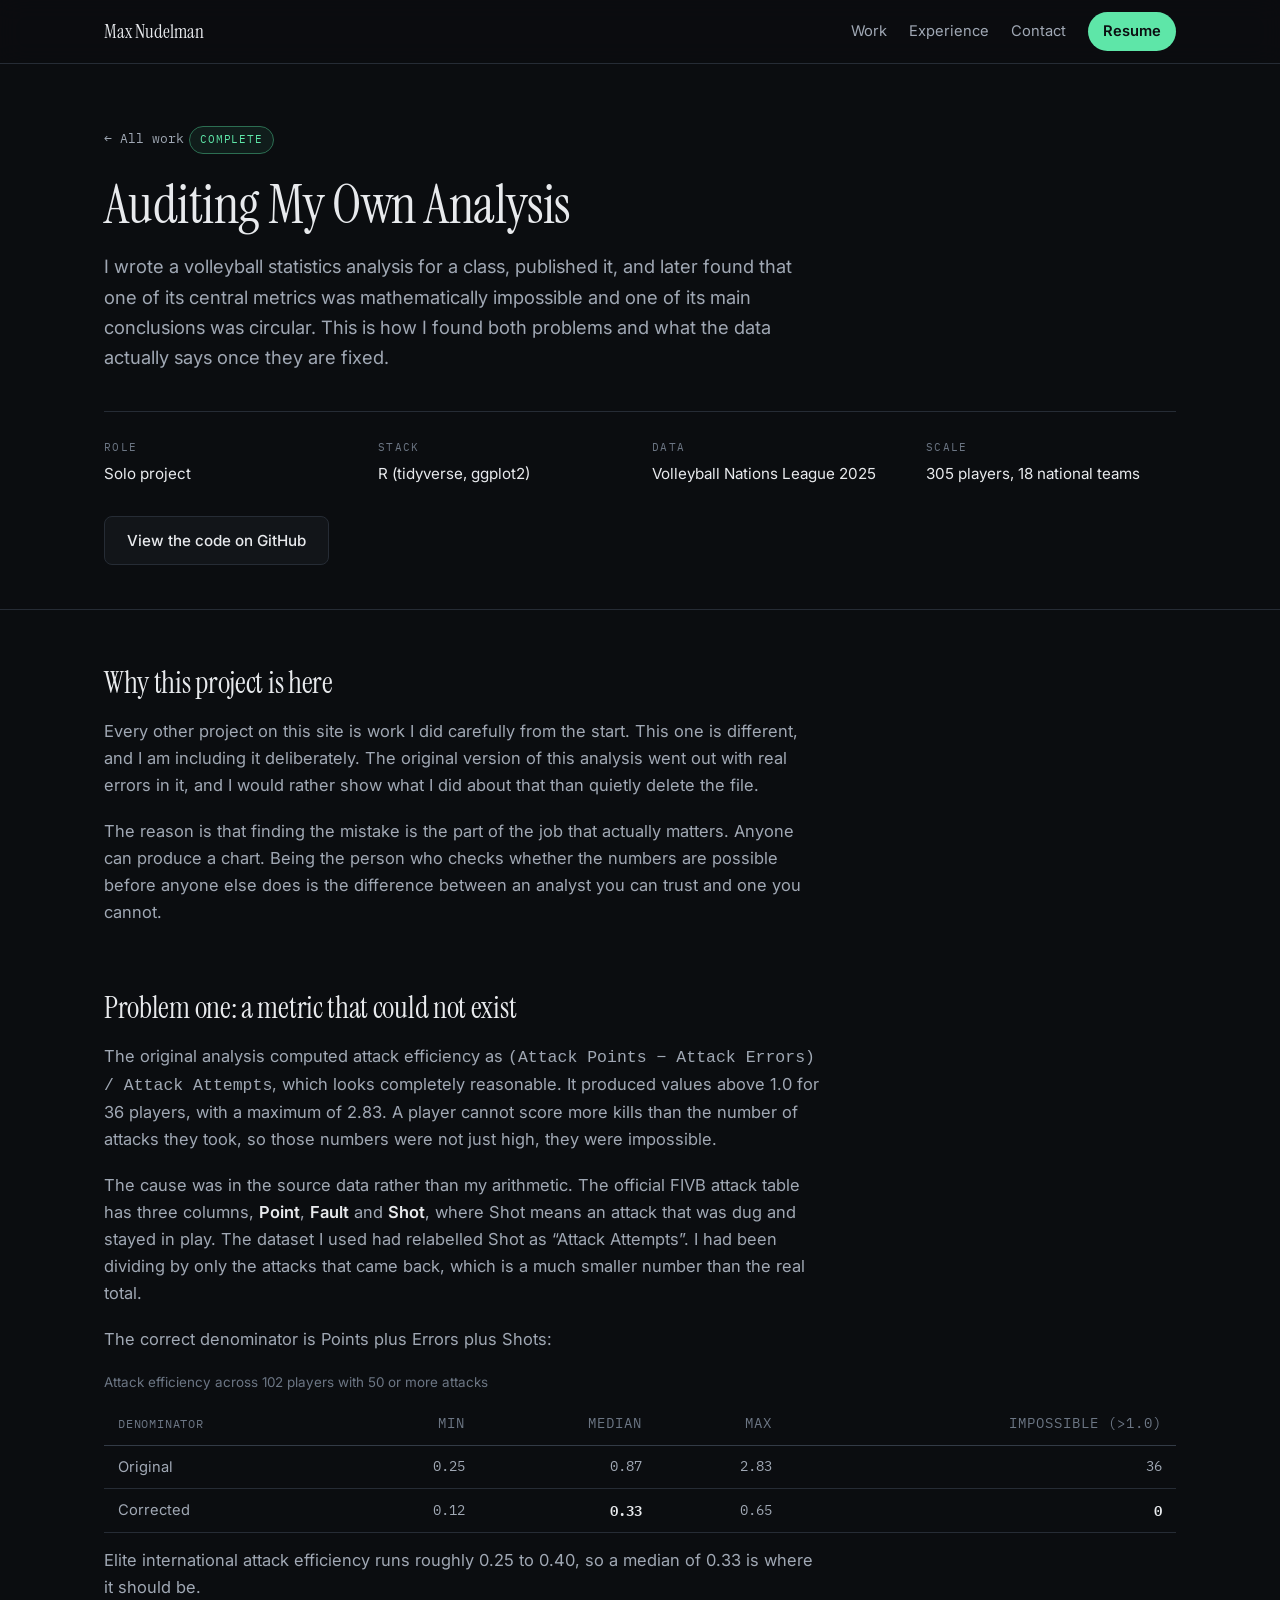
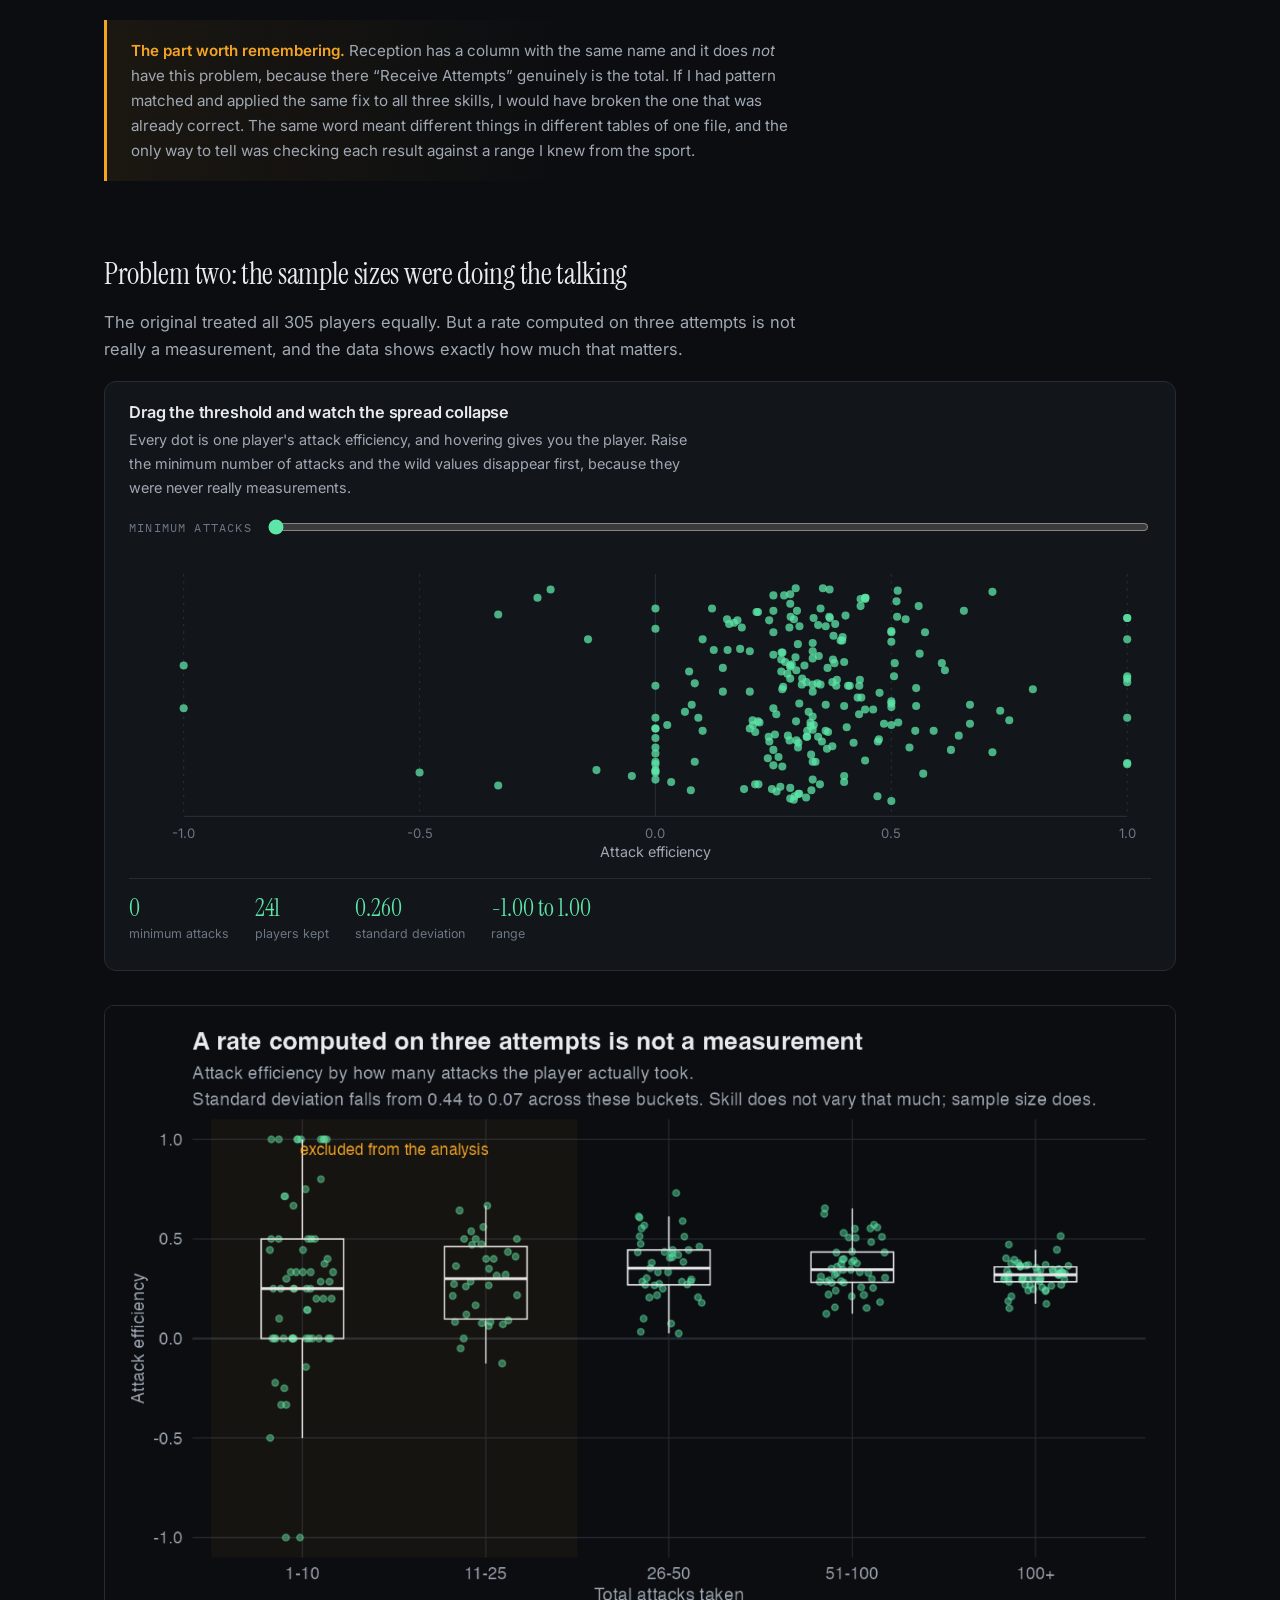
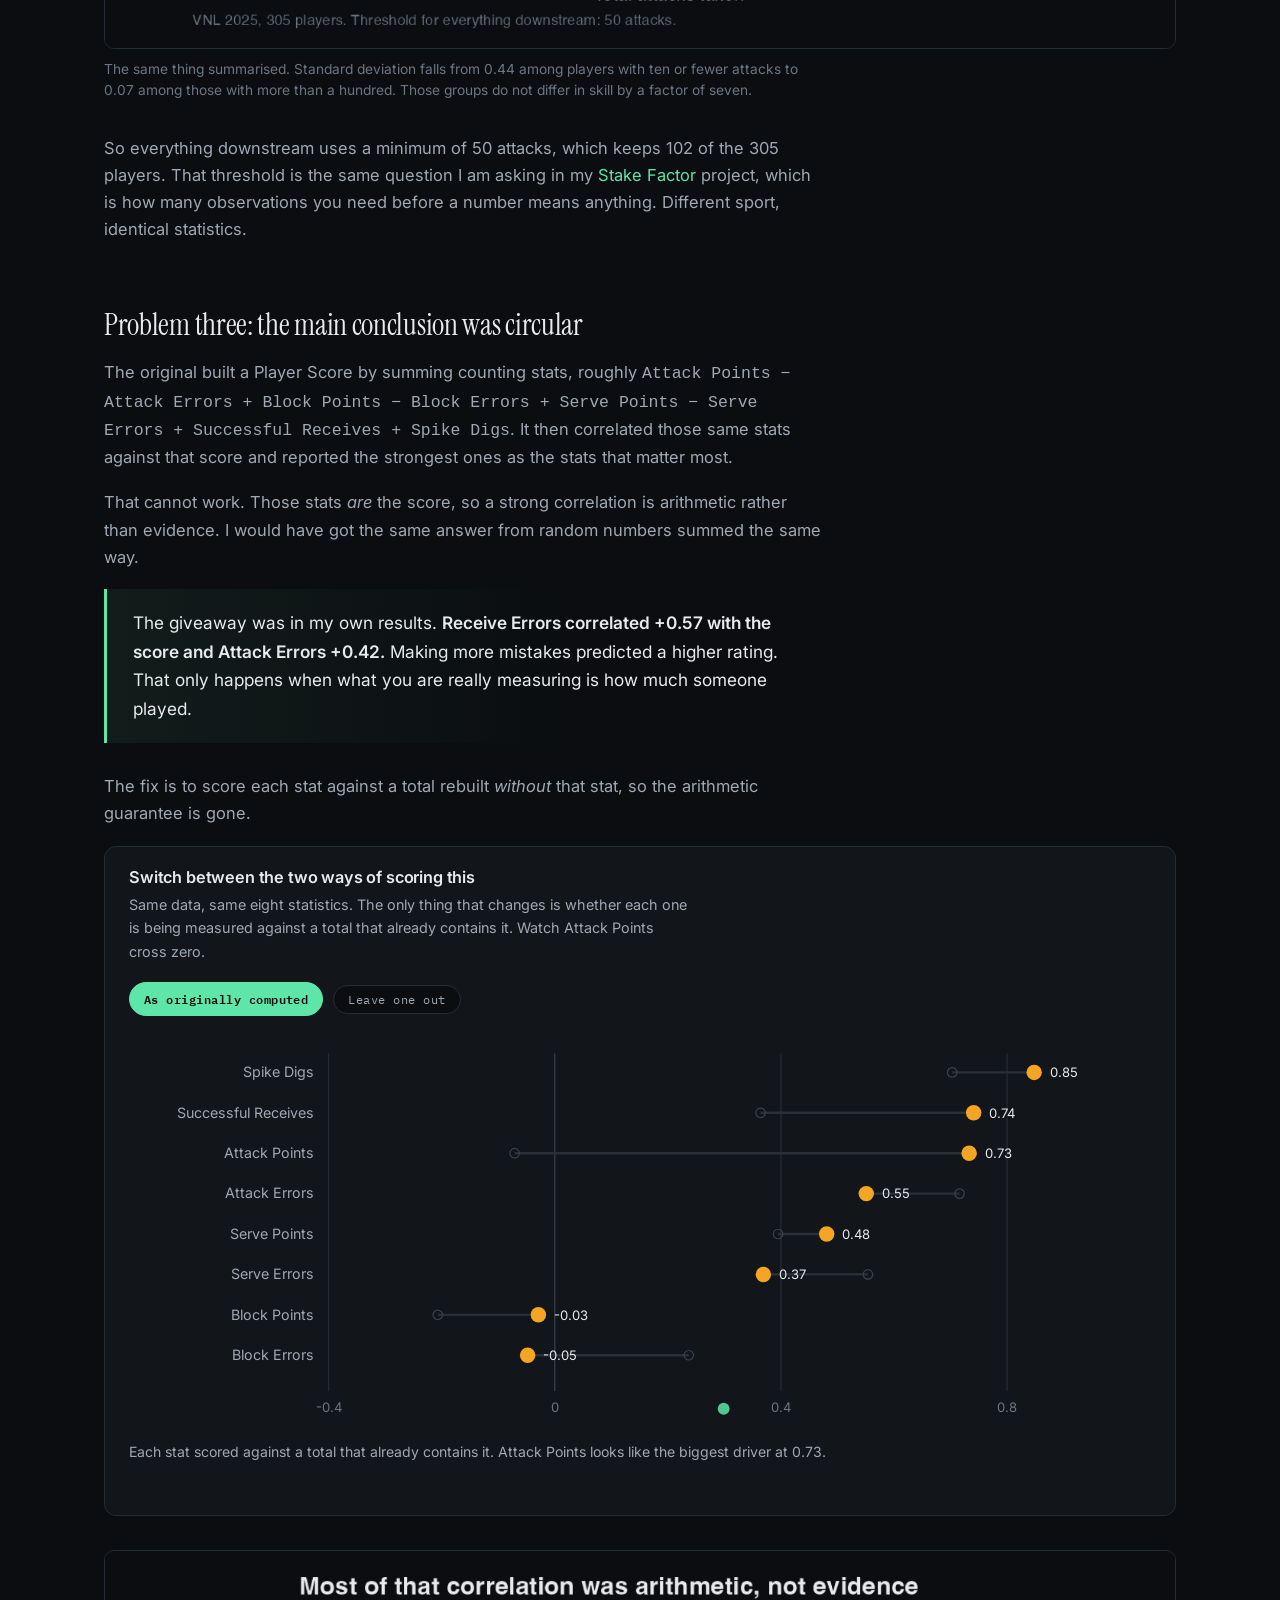
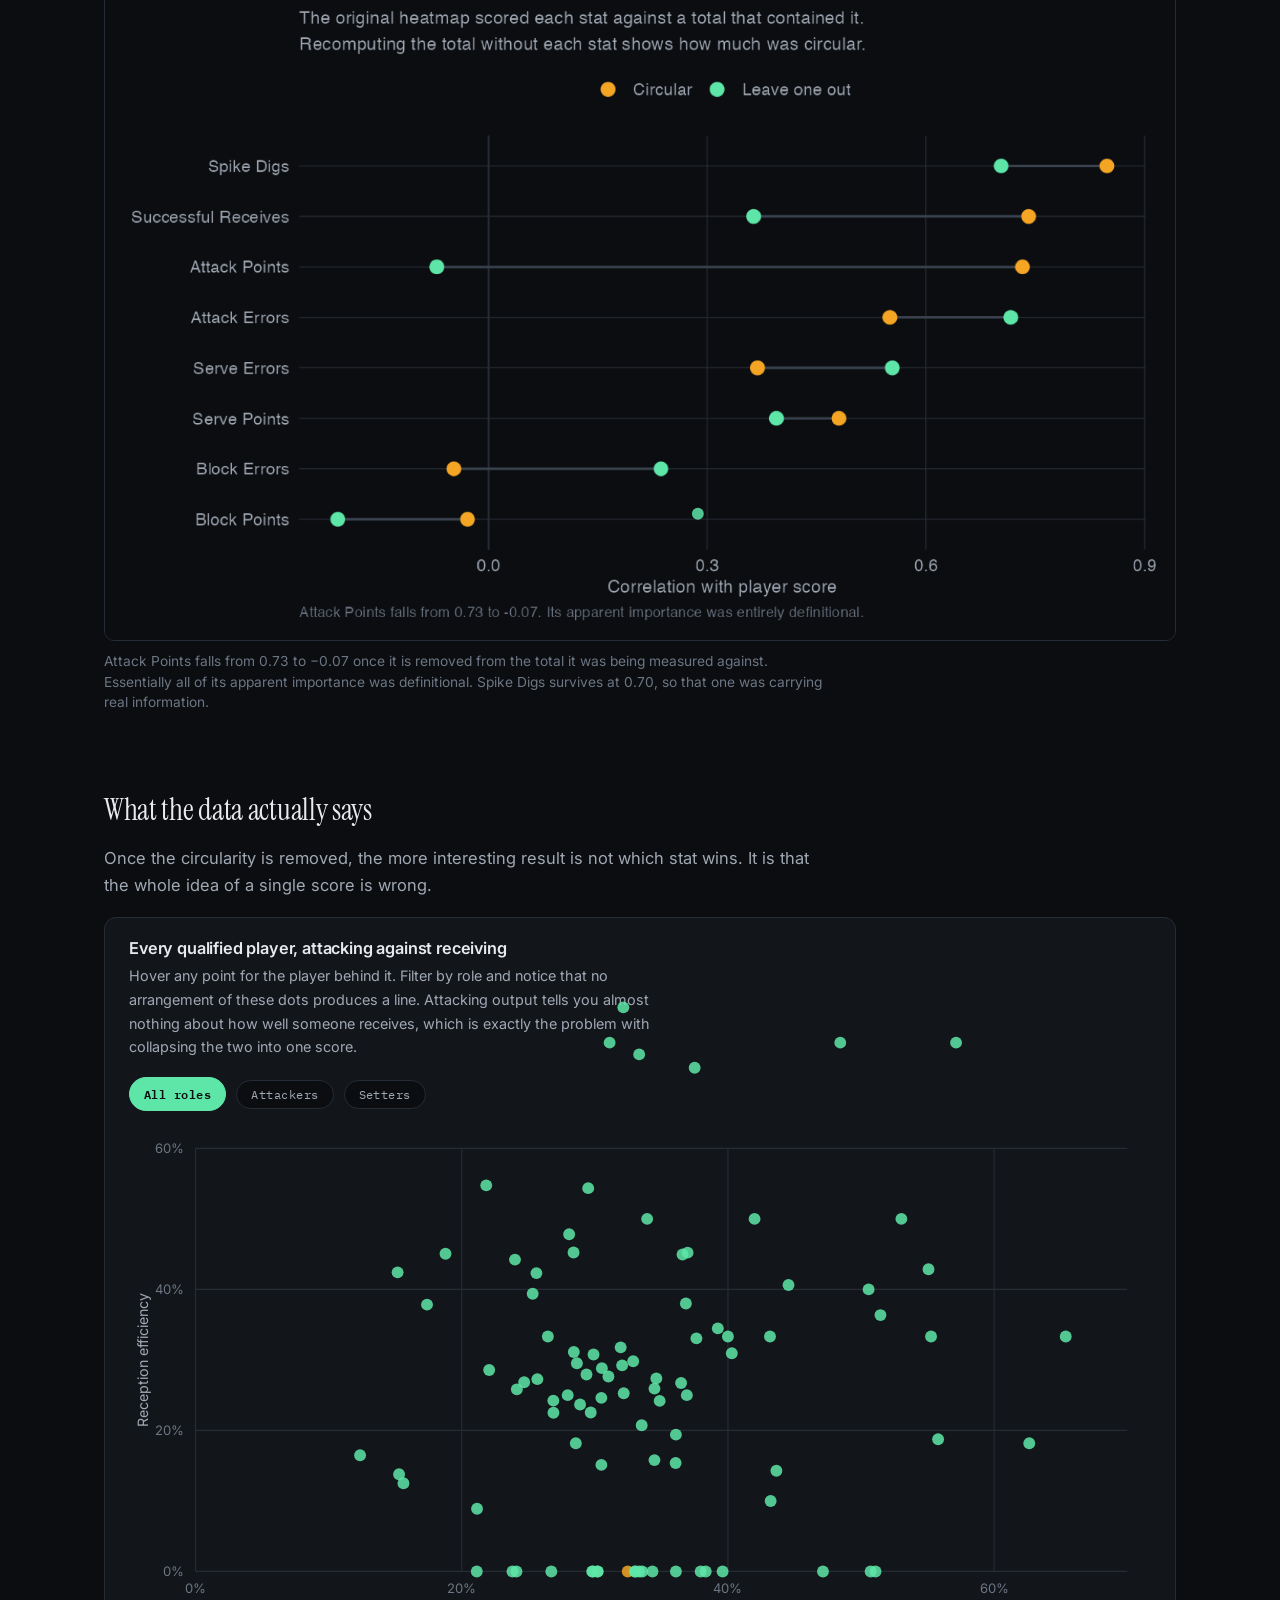
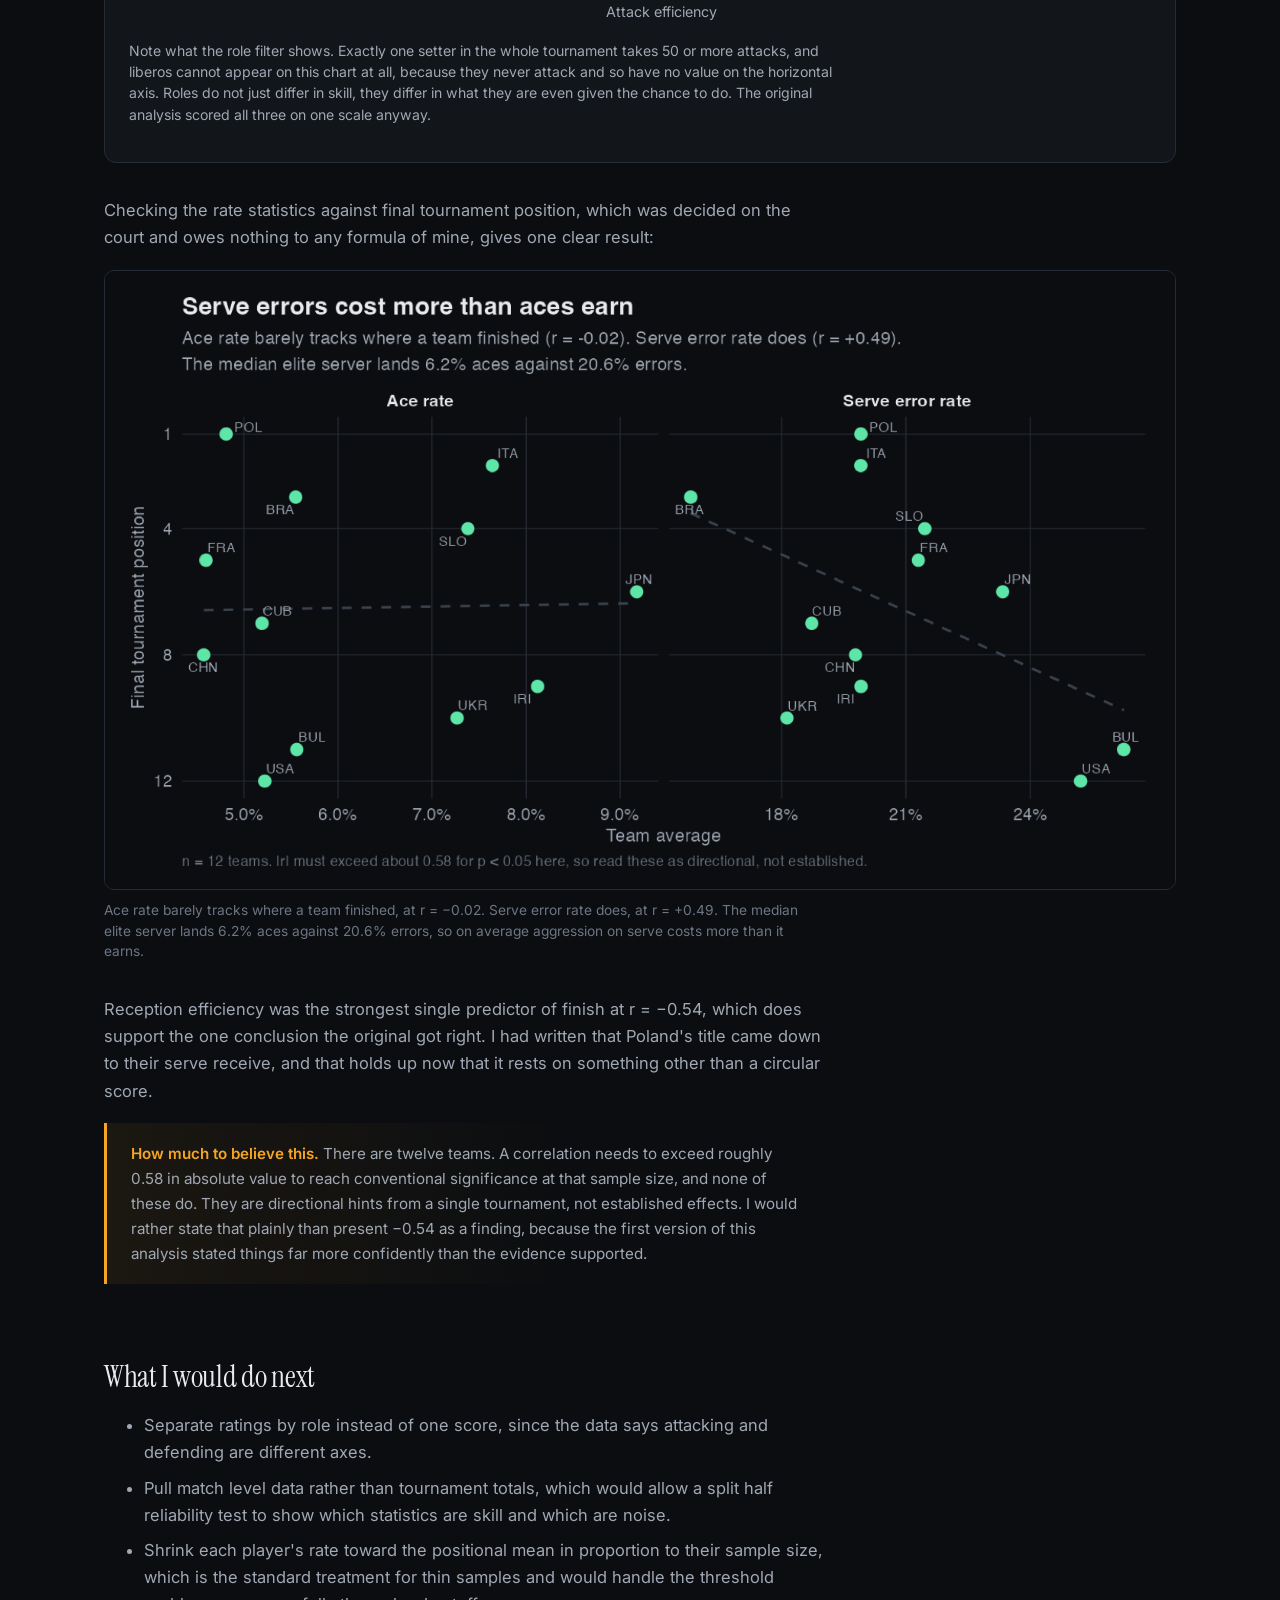
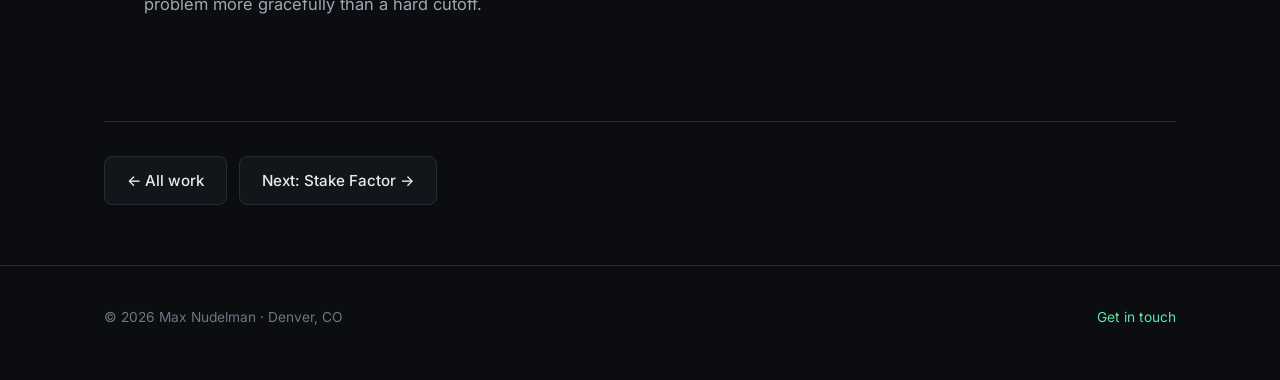
<file: projects/vnl-2025.html>
<!DOCTYPE html>
<html lang="en">
<head>
<meta charset="utf-8">
<meta name="viewport" content="width=device-width, initial-scale=1">
<title>Auditing My Own Analysis | Max Nudelman</title>
<meta name="description" content="I published a volleyball analysis with an impossible metric in it and a circular conclusion. Here is how I found both and rebuilt the work.">
<meta property="og:title" content="Auditing My Own Analysis">
<meta property="og:description" content="I published a volleyball analysis with an impossible metric in it and a circular conclusion. Here is how I found both and rebuilt the work.">
<meta property="og:type" content="article">
<meta property="og:image" content="https://max-nudelman.github.io/assets/img/cards/vnl-2025.jpg">
<meta property="og:image:secure_url" content="https://max-nudelman.github.io/assets/img/cards/vnl-2025.jpg">
<meta property="og:image:type" content="image/jpeg">
<meta property="og:image:alt" content="Max Nudelman, data analyst. Seven projects on measurement, causal inference and data validation.">
<meta property="og:image:width" content="1200">
<meta property="og:image:height" content="630">
<meta property="og:url" content="https://max-nudelman.github.io/projects/vnl-2025.html">
<meta name="twitter:card" content="summary_large_image">
<link rel="icon" href="../assets/favicon.svg" type="image/svg+xml">
<link rel="apple-touch-icon" href="../assets/img/og-card-v2.jpg">
<link rel="preconnect" href="https://fonts.googleapis.com">
<link rel="preconnect" href="https://fonts.gstatic.com" crossorigin>
<link href="https://fonts.googleapis.com/css2?family=Instrument+Serif:ital@0;1&family=Inter:wght@400;500;600&family=IBM+Plex+Mono:wght@400&display=swap" rel="stylesheet">
<link rel="stylesheet" href="../assets/css/style.css">
<script type="application/ld+json">
{
  "@context": "https://schema.org",
  "@type": "Article",
  "headline": "Auditing My Own Analysis",
  "description": "I published a volleyball analysis with an impossible metric in it and a circular conclusion. Here is how I found both and rebuilt the work.",
  "url": "https://max-nudelman.github.io/projects/vnl-2025.html",
  "image": "https://max-nudelman.github.io/assets/img/cards/vnl-2025.jpg",
  "author": {
    "@type": "Person",
    "name": "Max Nudelman",
    "url": "https://max-nudelman.github.io/"
  },
  "isPartOf": {
    "@type": "WebSite",
    "name": "Max Nudelman",
    "url": "https://max-nudelman.github.io/"
  }
}
</script>
</head>
<body>

<a class="skip" href="#main">Skip to content</a>

<nav class="nav">
  <div class="wrap">
    <a class="nav-name" href="../index.html">Max Nudelman</a>
    <div class="nav-links">
      <a href="../index.html#work">Work</a>
      <a href="../index.html#experience">Experience</a>
      <a href="../index.html#contact">Contact</a>
      <a class="cta" href="../resume/Max-Nudelman-Resume.pdf">Resume</a>
    </div>
  </div>
</nav>

<main id="main">

<header class="case-head">
  <div class="wrap">
    <a class="back" href="../index.html#work">&larr; All work</a>
    <span class="tag tag-live" style="display:inline-block;margin-bottom:16px">Complete</span>
    <h1>Auditing My Own Analysis</h1>
    <p class="lede">
      I wrote a volleyball statistics analysis for a class, published it, and later found that one of
      its central metrics was mathematically impossible and one of its main conclusions was circular.
      This is how I found both problems and what the data actually says once they are fixed.
    </p>

    <div class="factsheet">
      <div class="fact"><div class="lab">Role</div><div class="val">Solo project</div></div>
      <div class="fact"><div class="lab">Stack</div><div class="val">R (tidyverse, ggplot2)</div></div>
      <div class="fact"><div class="lab">Data</div><div class="val">Volleyball Nations League 2025</div></div>
      <div class="fact"><div class="lab">Scale</div><div class="val">305 players, 18 national teams</div></div>
    </div>

    <div class="hero-actions" style="margin-top:30px">
      <a class="btn" href="https://github.com/Max-Nudelman/vnl-2025-analysis" target="_blank" rel="noopener">View the code on GitHub</a>
    </div>
  </div>
</header>

<div class="case-body">
  <div class="wrap">

    <section>
      <h2>Why this project is here</h2>
      <p>
        Every other project on this site is work I did carefully from the start. This one is
        different, and I am including it deliberately. The original version of this analysis went out
        with real errors in it, and I would rather show what I did about that than quietly delete the
        file.
      </p>
      <p>
        The reason is that finding the mistake is the part of the job that actually matters. Anyone
        can produce a chart. Being the person who checks whether the numbers are possible before
        anyone else does is the difference between an analyst you can trust and one you cannot.
      </p>
    </section>

    <section>
      <h2>Problem one: a metric that could not exist</h2>
      <p>
        The original analysis computed attack efficiency as
        <code>(Attack Points &minus; Attack Errors) / Attack Attempts</code>, which looks completely
        reasonable. It produced values above 1.0 for 36 players, with a maximum of 2.83. A player
        cannot score more kills than the number of attacks they took, so those numbers were not just
        high, they were impossible.
      </p>
      <p>
        The cause was in the source data rather than my arithmetic. The official FIVB attack table has
        three columns, <strong>Point</strong>, <strong>Fault</strong> and <strong>Shot</strong>, where
        Shot means an attack that was dug and stayed in play. The dataset I used had relabelled Shot
        as &ldquo;Attack Attempts&rdquo;. I had been dividing by only the attacks that came back,
        which is a much smaller number than the real total.
      </p>
      <p>The correct denominator is Points plus Errors plus Shots:</p>

      <div class="table-scroll">
        <table>
          <caption>Attack efficiency across 102 players with 50 or more attacks</caption>
          <thead><tr><th>Denominator</th><th class="num">min</th><th class="num">median</th><th class="num">max</th><th class="num">impossible (&gt;1.0)</th></tr></thead>
          <tbody>
            <tr><td>Original</td><td class="num">0.25</td><td class="num">0.87</td><td class="num">2.83</td><td class="num">36</td></tr>
            <tr><td>Corrected</td><td class="num">0.12</td><td class="num"><strong>0.33</strong></td><td class="num">0.65</td><td class="num"><strong>0</strong></td></tr>
          </tbody>
        </table>
      </div>
      <p>
        Elite international attack efficiency runs roughly 0.25 to 0.40, so a median of 0.33 is where
        it should be.
      </p>

      <div class="note">
        <p><strong>The part worth remembering.</strong> Reception has a column with the same name and
        it does <em>not</em> have this problem, because there &ldquo;Receive Attempts&rdquo; genuinely
        is the total. If I had pattern matched and applied the same fix to all three skills, I would
        have broken the one that was already correct. The same word meant different things in
        different tables of one file, and the only way to tell was checking each result against a
        range I knew from the sport.</p>
      </div>
    </section>

    <section>
      <h2>Problem two: the sample sizes were doing the talking</h2>
      <p>
        The original treated all 305 players equally. But a rate computed on three attempts is not
        really a measurement, and the data shows exactly how much that matters.
      </p>

      <div class="vnl-widget" id="vnl-threshold">
        <h3>Drag the threshold and watch the spread collapse</h3>
        <p class="vnl-sub">
          Every dot is one player's attack efficiency, and hovering gives you the player. Raise the
          minimum number of attacks and the wild values disappear first, because they were never
          really measurements.
        </p>
        <div class="vnl-slider">
          <label for="vnl-min">Minimum attacks</label>
          <input type="range" id="vnl-min" min="0" max="150" step="5" value="0">
        </div>
        <div class="vnl-plot"></div>
        <div class="vnl-stats">
          <div><div class="v" data-k="min">0</div><div class="k">minimum attacks</div></div>
          <div><div class="v" data-k="n">0</div><div class="k">players kept</div></div>
          <div><div class="v" data-k="sd">0</div><div class="k">standard deviation</div></div>
          <div><div class="v" data-k="rng">0</div><div class="k">range</div></div>
        </div>
      </div>

      <figure class="figure">
        <img src="../assets/img/vnl/01-small-samples.png" alt="Attack efficiency spread by number of attacks taken, showing variance collapsing as sample size grows" loading="lazy">
        <figcaption>
          The same thing summarised. Standard deviation falls from 0.44 among players with ten or
          fewer attacks to 0.07 among those with more than a hundred. Those groups do not differ in
          skill by a factor of seven.
        </figcaption>
      </figure>

      <p>
        So everything downstream uses a minimum of 50 attacks, which keeps 102 of the 305 players.
        That threshold is the same question I am asking in my
        <a href="stake-factor.html">Stake Factor</a> project, which is how many observations you need
        before a number means anything. Different sport, identical statistics.
      </p>
    </section>

    <section>
      <h2>Problem three: the main conclusion was circular</h2>
      <p>
        The original built a Player Score by summing counting stats, roughly
        <code>Attack Points &minus; Attack Errors + Block Points &minus; Block Errors + Serve Points
        &minus; Serve Errors + Successful Receives + Spike Digs</code>. It then correlated those same
        stats against that score and reported the strongest ones as the stats that matter most.
      </p>
      <p>
        That cannot work. Those stats <em>are</em> the score, so a strong correlation is arithmetic
        rather than evidence. I would have got the same answer from random numbers summed the same
        way.
      </p>
      <div class="finding">
        <p>
          The giveaway was in my own results. <strong>Receive Errors correlated +0.57 with the score
          and Attack Errors +0.42.</strong> Making more mistakes predicted a higher rating. That only
          happens when what you are really measuring is how much someone played.
        </p>
      </div>
      <p>
        The fix is to score each stat against a total rebuilt <em>without</em> that stat, so the
        arithmetic guarantee is gone.
      </p>

      <div class="vnl-widget" id="vnl-circular">
        <h3>Switch between the two ways of scoring this</h3>
        <p class="vnl-sub">
          Same data, same eight statistics. The only thing that changes is whether each one is being
          measured against a total that already contains it. Watch Attack Points cross zero.
        </p>
        <div class="vnl-controls">
          <button data-mode="circular" class="on">As originally computed</button>
          <button data-mode="loo">Leave one out</button>
        </div>
        <div class="vnl-plot"></div>
        <p class="vnl-note" data-k="note">
          Each stat scored against a total that already contains it. Attack Points looks like the
          biggest driver at 0.73.
        </p>
      </div>

      <figure class="figure">
        <img src="../assets/img/vnl/02-circularity.png" alt="Comparison of circular and leave one out correlations for each component stat" loading="lazy">
        <figcaption>
          Attack Points falls from 0.73 to &minus;0.07 once it is removed from the total it was being
          measured against. Essentially all of its apparent importance was definitional. Spike Digs
          survives at 0.70, so that one was carrying real information.
        </figcaption>
      </figure>
    </section>

    <section>
      <h2>What the data actually says</h2>
      <p>
        Once the circularity is removed, the more interesting result is not which stat wins. It is
        that the whole idea of a single score is wrong.
      </p>

      <div class="vnl-widget" id="vnl-explorer">
        <div class="vnl-tip" hidden></div>
        <h3>Every qualified player, attacking against receiving</h3>
        <p class="vnl-sub">
          Hover any point for the player behind it. Filter by role and notice that no arrangement of
          these dots produces a line. Attacking output tells you almost nothing about how well someone
          receives, which is exactly the problem with collapsing the two into one score.
        </p>
        <div class="vnl-controls">
          <button data-role="All" class="on">All roles</button>
          <button data-role="Attacker">Attackers</button>
          <button data-role="Setter">Setters</button>
        </div>
        <div class="vnl-plot"></div>
        <p class="vnl-note">
          Note what the role filter shows. Exactly one setter in the whole tournament takes 50 or more
          attacks, and liberos cannot appear on this chart at all, because they never attack and so
          have no value on the horizontal axis. Roles do not just differ in skill, they differ in what
          they are even given the chance to do. The original analysis scored all three on one scale
          anyway.
        </p>
      </div>

      <p>
        Checking the rate statistics against final tournament position, which was decided on the court
        and owes nothing to any formula of mine, gives one clear result:
      </p>

      <figure class="figure">
        <img src="../assets/img/vnl/04-serve-risk.png" alt="Team ace rate and serve error rate plotted against final tournament finish">
        <figcaption>
          Ace rate barely tracks where a team finished, at r = &minus;0.02. Serve error rate does, at
          r = +0.49. The median elite server lands 6.2% aces against 20.6% errors, so on average
          aggression on serve costs more than it earns.
        </figcaption>
      </figure>

      <p>
        Reception efficiency was the strongest single predictor of finish at r = &minus;0.54, which
        does support the one conclusion the original got right. I had written that Poland's title came
        down to their serve receive, and that holds up now that it rests on something other than a
        circular score.
      </p>

      <div class="note">
        <p><strong>How much to believe this.</strong> There are twelve teams. A correlation needs to
        exceed roughly 0.58 in absolute value to reach conventional significance at that sample size,
        and none of these do. They are directional hints from a single tournament, not established
        effects. I would rather state that plainly than present &minus;0.54 as a finding, because the
        first version of this analysis stated things far more confidently than the evidence
        supported.</p>
      </div>
    </section>

    <section>
      <h2>What I would do next</h2>
      <ul>
        <li>Separate ratings by role instead of one score, since the data says attacking and defending
            are different axes.</li>
        <li>Pull match level data rather than tournament totals, which would allow a split half
            reliability test to show which statistics are skill and which are noise.</li>
        <li>Shrink each player's rate toward the positional mean in proportion to their sample size,
            which is the standard treatment for thin samples and would handle the threshold problem
            more gracefully than a hard cutoff.</li>
      </ul>
    </section>

  </div>
</div>

<div class="wrap">
  <div class="case-nav">
    <a class="btn" href="../index.html#work">&larr; All work</a>
    <a class="btn" href="stake-factor.html">Next: Stake Factor &rarr;</a>
  </div>
</div>

</main>

<footer>
  <div class="wrap">
    <span>&copy; 2026 Max Nudelman &middot; Denver, CO</span>
    <span><a href="../index.html#contact">Get in touch</a></span>
  </div>
</footer>

<script type="application/json" id="vnl-data">{"players":[{"name":"A. Nikolov","team":"BUL","role":"Attacker","atk_n":230,"atk":0.3609,"ace":0.0952,"serr":0.2762,"rcv":0.194,"srv_n":105,"rcv_n":134,"digs":39,"blocks":8},{"name":"Adamczyk","team":"POL","role":"Attacker","atk_n":20,"atk":0.5,"ace":0.0345,"serr":0.1724,"rcv":0,"srv_n":29,"rcv_n":1,"digs":2,"blocks":3},{"name":"Adriano","team":"BRA","role":"Attacker","atk_n":30,"atk":0.0333,"ace":0.1,"serr":0.05,"rcv":0.2857,"srv_n":40,"rcv_n":28,"digs":7,"blocks":1},{"name":"Ahyi","team":"NED","role":"Attacker","atk_n":222,"atk":0.3333,"ace":0.0353,"serr":0.3529,"rcv":0,"srv_n":85,"rcv_n":2,"digs":27,"blocks":12},{"name":"Alan","team":"BRA","role":"Attacker","atk_n":140,"atk":0.4714,"ace":0.0541,"serr":0.1486,"rcv":0,"srv_n":74,"rcv_n":3,"digs":9,"blocks":13},{"name":"Alonso","team":"CUB","role":"Attacker","atk_n":50,"atk":0.42,"ace":0,"serr":0.0758,"rcv":0.5,"srv_n":66,"rcv_n":4,"digs":7,"blocks":13},{"name":"Amin","team":"IRI","role":"Attacker","atk_n":166,"atk":0.3795,"ace":0.0723,"serr":0.1687,"rcv":0,"srv_n":83,"rcv_n":4,"digs":26,"blocks":6},{"name":"Antov","team":"BUL","role":"Attacker","atk_n":165,"atk":0.303,"ace":0.0625,"serr":0.3542,"rcv":null,"srv_n":96,"rcv_n":null,"digs":24,"blocks":2},{"name":"Anzani","team":"ITA","role":"Attacker","atk_n":28,"atk":0.6071,"ace":0.0308,"serr":0.1077,"rcv":0,"srv_n":65,"rcv_n":5,"digs":7,"blocks":6},{"name":"Arman","team":"IRI","role":"Libero","atk_n":null,"atk":null,"ace":null,"serr":null,"rcv":0.7391,"srv_n":null,"rcv_n":46,"digs":30,"blocks":0},{"name":"Armoa Morel","team":"ARG","role":"Attacker","atk_n":8,"atk":0.25,"ace":0,"serr":0.3333,"rcv":0.3333,"srv_n":9,"rcv_n":9,"digs":2,"blocks":0},{"name":"Arshia","team":"IRI","role":"Setter","atk_n":11,"atk":0.2727,"ace":0,"serr":0.2063,"rcv":0,"srv_n":63,"rcv_n":2,"digs":25,"blocks":3},{"name":"Arthur","team":"BRA","role":"Attacker","atk_n":1,"atk":1,"ace":0.25,"serr":0,"rcv":0,"srv_n":4,"rcv_n":1,"digs":0,"blocks":0},{"name":"Asparuhov","team":"BUL","role":"Attacker","atk_n":131,"atk":0.3053,"ace":0.0137,"serr":0.2055,"rcv":0.2883,"srv_n":73,"rcv_n":111,"digs":20,"blocks":6},{"name":"Atanasov","team":"BUL","role":"Attacker","atk_n":30,"atk":0.1,"ace":0.1,"serr":0.2,"rcv":0.2667,"srv_n":10,"rcv_n":15,"digs":0,"blocks":1},{"name":"B. Bayraktar","team":"TUR","role":"Libero","atk_n":null,"atk":null,"ace":null,"serr":null,"rcv":0.2479,"srv_n":null,"rcv_n":121,"digs":51,"blocks":0},{"name":"Bak","team":"NED","role":"Attacker","atk_n":1,"atk":-1,"ace":0,"serr":0,"rcv":0.5,"srv_n":1,"rcv_n":2,"digs":5,"blocks":0},{"name":"Balaso","team":"ITA","role":"Libero","atk_n":null,"atk":null,"ace":null,"serr":null,"rcv":0.5,"srv_n":null,"rcv_n":34,"digs":27,"blocks":0},{"name":"Bayram","team":"TUR","role":"Attacker","atk_n":39,"atk":0.3846,"ace":0,"serr":0.2903,"rcv":0.381,"srv_n":31,"rcv_n":21,"digs":11,"blocks":2},{"name":"Bedirhan","team":"TUR","role":"Attacker","atk_n":66,"atk":0.5303,"ace":0.0682,"serr":0.1364,"rcv":0.5,"srv_n":88,"rcv_n":16,"digs":13,"blocks":13},{"name":"Berkhout","team":"NED","role":"Setter","atk_n":7,"atk":0.1429,"ace":0,"serr":0.0678,"rcv":0,"srv_n":59,"rcv_n":1,"digs":13,"blocks":2},{"name":"Bisset","team":"CUB","role":"Attacker","atk_n":20,"atk":-0.05,"ace":0,"serr":0.3,"rcv":null,"srv_n":10,"rcv_n":null,"digs":4,"blocks":2},{"name":"Böhme","team":"GER","role":"Attacker","atk_n":16,"atk":0.0625,"ace":0,"serr":1,"rcv":null,"srv_n":4,"rcv_n":null,"digs":4,"blocks":1},{"name":"Boiko","team":"UKR","role":"Libero","atk_n":null,"atk":null,"ace":null,"serr":null,"rcv":0.381,"srv_n":null,"rcv_n":105,"digs":58,"blocks":0},{"name":"Boninfante","team":"ITA","role":"Setter","atk_n":1,"atk":1,"ace":0,"serr":0.4,"rcv":null,"srv_n":10,"rcv_n":null,"digs":2,"blocks":0},{"name":"Bottolo","team":"ITA","role":"Attacker","atk_n":81,"atk":0.284,"ace":0.0208,"serr":0.3542,"rcv":0.4524,"srv_n":48,"rcv_n":42,"digs":13,"blocks":5},{"name":"Bozhilov","team":"BUL","role":"Libero","atk_n":null,"atk":null,"ace":null,"serr":null,"rcv":0.3069,"srv_n":null,"rcv_n":101,"digs":16,"blocks":0},{"name":"Bra?ko","team":"SLO","role":"Attacker","atk_n":73,"atk":0.3288,"ace":0.0435,"serr":0.2826,"rcv":0.2982,"srv_n":46,"rcv_n":57,"digs":11,"blocks":1},{"name":"Brand","team":"GER","role":"Attacker","atk_n":82,"atk":0.3049,"ace":0.025,"serr":0.175,"rcv":0.2462,"srv_n":40,"rcv_n":65,"digs":18,"blocks":6},{"name":"Brbori?","team":"SRB","role":"Attacker","atk_n":14,"atk":0.2143,"ace":0,"serr":0.3333,"rcv":0.1667,"srv_n":18,"rcv_n":12,"digs":1,"blocks":1},{"name":"Briggs","team":"USA","role":"Libero","atk_n":null,"atk":null,"ace":null,"serr":null,"rcv":0.4194,"srv_n":null,"rcv_n":31,"digs":12,"blocks":0},{"name":"Brizard","team":"FRA","role":"Setter","atk_n":4,"atk":0.75,"ace":0.2667,"serr":0.1333,"rcv":null,"srv_n":15,"rcv_n":null,"digs":3,"blocks":1},{"name":"Camino","team":"CUB","role":"Libero","atk_n":null,"atk":null,"ace":null,"serr":null,"rcv":0.2222,"srv_n":null,"rcv_n":9,"digs":2,"blocks":0},{"name":"Can Koç","team":"TUR","role":"Attacker","atk_n":1,"atk":0,"ace":null,"serr":null,"rcv":null,"srv_n":null,"rcv_n":null,"digs":0,"blocks":1},{"name":"Chaboissant","team":"FRA","role":"Setter","atk_n":4,"atk":0.25,"ace":0,"serr":0.2667,"rcv":0,"srv_n":15,"rcv_n":1,"digs":2,"blocks":1},{"name":"Champlin","team":"USA","role":"Attacker","atk_n":74,"atk":0.2568,"ace":0.037,"serr":0.2037,"rcv":0.2727,"srv_n":54,"rcv_n":44,"digs":14,"blocks":3},{"name":"Chinenyeze","team":"FRA","role":"Attacker","atk_n":1,"atk":1,"ace":null,"serr":null,"rcv":null,"srv_n":null,"rcv_n":null,"digs":0,"blocks":0},{"name":"Chizoba","team":"BRA","role":"Attacker","atk_n":10,"atk":0.1,"ace":0,"serr":0.1667,"rcv":null,"srv_n":6,"rcv_n":null,"digs":0,"blocks":1},{"name":"Clevenot","team":"FRA","role":"Attacker","atk_n":211,"atk":0.3697,"ace":0.0342,"serr":0.1026,"rcv":0.4521,"srv_n":117,"rcv_n":73,"digs":38,"blocks":14},{"name":"Concepcion","team":"CUB","role":"Attacker","atk_n":69,"atk":0.5072,"ace":0.0889,"serr":0.1556,"rcv":0,"srv_n":90,"rcv_n":8,"digs":14,"blocks":19},{"name":"Conde","team":"ARG","role":"Attacker","atk_n":9,"atk":-0.2222,"ace":0,"serr":0.6,"rcv":0.0833,"srv_n":5,"rcv_n":12,"digs":0,"blocks":1},{"name":"Cortesia","team":"ITA","role":"Attacker","atk_n":5,"atk":0.2,"ace":0,"serr":0,"rcv":null,"srv_n":5,"rcv_n":null,"digs":0,"blocks":1},{"name":"Currie","team":"CAN","role":"Libero","atk_n":null,"atk":null,"ace":null,"serr":null,"rcv":0.4321,"srv_n":null,"rcv_n":81,"digs":34,"blocks":0},{"name":"Czunkiewicz","team":"POL","role":"Libero","atk_n":null,"atk":null,"ace":null,"serr":null,"rcv":0.234,"srv_n":null,"rcv_n":47,"digs":20,"blocks":0},{"name":"D. Dimitrov","team":"BUL","role":"Attacker","atk_n":19,"atk":0.3158,"ace":0,"serr":0.1765,"rcv":null,"srv_n":17,"rcv_n":null,"digs":5,"blocks":4},{"name":"Dagostino","team":"USA","role":"Libero","atk_n":null,"atk":null,"ace":null,"serr":null,"rcv":0.1852,"srv_n":null,"rcv_n":54,"digs":16,"blocks":0},{"name":"Daneshdoust","team":"IRI","role":"Attacker","atk_n":42,"atk":0.381,"ace":0.0465,"serr":0,"rcv":0.12,"srv_n":43,"rcv_n":50,"digs":11,"blocks":5},{"name":"Darlan","team":"BRA","role":"Attacker","atk_n":140,"atk":0.3286,"ace":0.0714,"serr":0.25,"rcv":null,"srv_n":56,"rcv_n":null,"digs":6,"blocks":2},{"name":"Diez","team":"FRA","role":"Libero","atk_n":null,"atk":null,"ace":null,"serr":null,"rcv":0.4891,"srv_n":null,"rcv_n":92,"digs":52,"blocks":0},{"name":"Dilmenler","team":"TUR","role":"Attacker","atk_n":71,"atk":0.1831,"ace":0.037,"serr":0.2963,"rcv":null,"srv_n":27,"rcv_n":null,"digs":13,"blocks":3},{"name":"Duflos Rossi","team":"FRA","role":"Attacker","atk_n":40,"atk":0.075,"ace":0,"serr":0.1667,"rcv":0.625,"srv_n":18,"rcv_n":24,"digs":8,"blocks":1},{"name":"Eiro","team":"JPN","role":"Setter","atk_n":4,"atk":0.25,"ace":0,"serr":0.129,"rcv":0,"srv_n":31,"rcv_n":1,"digs":5,"blocks":1},{"name":"Eisa","team":"IRI","role":"Attacker","atk_n":33,"atk":0.3333,"ace":0,"serr":0.0845,"rcv":0.5,"srv_n":71,"rcv_n":4,"digs":10,"blocks":13},{"name":"Elgert","team":"CAN","role":"Setter","atk_n":1,"atk":0,"ace":0.0625,"serr":0.1,"rcv":0,"srv_n":80,"rcv_n":2,"digs":10,"blocks":1},{"name":"Ensing","team":"USA","role":"Attacker","atk_n":25,"atk":0.32,"ace":0.125,"serr":0,"rcv":null,"srv_n":8,"rcv_n":null,"digs":1,"blocks":1},{"name":"Esfandiar","team":"IRI","role":"Attacker","atk_n":58,"atk":0.3448,"ace":0.0926,"serr":0.2037,"rcv":0.2593,"srv_n":54,"rcv_n":27,"digs":7,"blocks":2},{"name":"Ewert","team":"USA","role":"Attacker","atk_n":119,"atk":0.2689,"ace":0,"serr":0.1176,"rcv":0.225,"srv_n":68,"rcv_n":80,"digs":11,"blocks":5},{"name":"Faure","team":"FRA","role":"Attacker","atk_n":255,"atk":0.298,"ace":0.0859,"serr":0.2086,"rcv":0,"srv_n":163,"rcv_n":1,"digs":42,"blocks":8},{"name":"Feral","team":"FRA","role":"Attacker","atk_n":1,"atk":1,"ace":0,"serr":0.6,"rcv":null,"srv_n":5,"rcv_n":null,"digs":0,"blocks":0},{"name":"Fernando","team":"BRA","role":"Setter","atk_n":15,"atk":0.2667,"ace":0.0426,"serr":0.1596,"rcv":null,"srv_n":94,"rcv_n":null,"digs":13,"blocks":0},{"name":"Fiel","team":"CUB","role":"Attacker","atk_n":40,"atk":0.275,"ace":0.0556,"serr":0.1111,"rcv":0.25,"srv_n":54,"rcv_n":4,"digs":4,"blocks":11},{"name":"Firlej","team":"POL","role":"Setter","atk_n":7,"atk":0.1429,"ace":0.0426,"serr":0.0851,"rcv":0,"srv_n":47,"rcv_n":2,"digs":19,"blocks":1},{"name":"Flavio","team":"BRA","role":"Attacker","atk_n":76,"atk":0.5526,"ace":0.028,"serr":0.0748,"rcv":0.3333,"srv_n":107,"rcv_n":3,"digs":11,"blocks":15},{"name":"Flexen","team":"USA","role":"Attacker","atk_n":18,"atk":0.1667,"ace":0.1,"serr":0.2,"rcv":0.2,"srv_n":10,"rcv_n":15,"digs":2,"blocks":2},{"name":"Gajovi?","team":"SRB","role":"Attacker","atk_n":3,"atk":-0.3333,"ace":0.125,"serr":0,"rcv":2,"srv_n":24,"rcv_n":1,"digs":0,"blocks":0},{"name":"Galassi","team":"ITA","role":"Attacker","atk_n":40,"atk":0.475,"ace":0,"serr":0.1579,"rcv":0,"srv_n":38,"rcv_n":7,"digs":5,"blocks":12},{"name":"Gallego","team":"ARG","role":"Attacker","atk_n":28,"atk":0.2857,"ace":0.027,"serr":0.2432,"rcv":0,"srv_n":37,"rcv_n":8,"digs":5,"blocks":8},{"name":"Garcia","team":"USA","role":"Attacker","atk_n":114,"atk":0.3684,"ace":0.1351,"serr":0.2838,"rcv":0.38,"srv_n":74,"rcv_n":150,"digs":62,"blocks":9},{"name":"Garcia","team":"CUB","role":"Libero","atk_n":null,"atk":null,"ace":null,"serr":null,"rcv":0,"srv_n":null,"rcv_n":1,"digs":14,"blocks":0},{"name":"Gargiulo","team":"ITA","role":"Attacker","atk_n":69,"atk":0.5507,"ace":0.0261,"serr":0.0609,"rcv":0.4286,"srv_n":115,"rcv_n":7,"digs":9,"blocks":19},{"name":"Gasman","team":"USA","role":"Attacker","atk_n":6,"atk":0.6667,"ace":0.125,"serr":0.625,"rcv":0,"srv_n":8,"rcv_n":1,"digs":2,"blocks":0},{"name":"Georgiev","team":"BUL","role":"Attacker","atk_n":5,"atk":0.8,"ace":0,"serr":0.2308,"rcv":0,"srv_n":13,"rcv_n":2,"digs":3,"blocks":2},{"name":"Giannelli","team":"ITA","role":"Setter","atk_n":32,"atk":0.25,"ace":0.061,"serr":0.122,"rcv":0,"srv_n":82,"rcv_n":4,"digs":29,"blocks":7},{"name":"Gier?ot","team":"POL","role":"Attacker","atk_n":79,"atk":0.3924,"ace":0.102,"serr":0.3265,"rcv":0.3448,"srv_n":49,"rcv_n":58,"digs":14,"blocks":1},{"name":"Giraudo","team":"ARG","role":"Setter","atk_n":4,"atk":0,"ace":0,"serr":0.3333,"rcv":0,"srv_n":12,"rcv_n":1,"digs":2,"blocks":1},{"name":"Gomez","team":"ARG","role":"Setter","atk_n":154,"atk":0.3247,"ace":0.1154,"serr":0.3846,"rcv":0,"srv_n":78,"rcv_n":1,"digs":11,"blocks":4},{"name":"Gomez","team":"CUB","role":"Attacker","atk_n":13,"atk":0.5385,"ace":0.0612,"serr":0.2347,"rcv":0,"srv_n":98,"rcv_n":2,"digs":7,"blocks":3},{"name":"Gomu?ka","team":"POL","role":"Attacker","atk_n":14,"atk":0.2857,"ace":0,"serr":0.5714,"rcv":null,"srv_n":7,"rcv_n":null,"digs":1,"blocks":0},{"name":"Goto","team":"JPN","role":"Attacker","atk_n":1,"atk":-1,"ace":null,"serr":null,"rcv":0,"srv_n":null,"rcv_n":1,"digs":1,"blocks":0},{"name":"Granieczny","team":"POL","role":"Libero","atk_n":null,"atk":null,"ace":null,"serr":null,"rcv":0.2115,"srv_n":null,"rcv_n":52,"digs":24,"blocks":0},{"name":"Graven","team":"GER","role":"Libero","atk_n":null,"atk":null,"ace":null,"serr":null,"rcv":0.5631,"srv_n":null,"rcv_n":103,"digs":58,"blocks":0},{"name":"Greves","team":"CAN","role":"Attacker","atk_n":1,"atk":0,"ace":0,"serr":0.125,"rcv":null,"srv_n":16,"rcv_n":null,"digs":0,"blocks":0},{"name":"Grozdanov","team":"BUL","role":"Attacker","atk_n":34,"atk":0.2059,"ace":0.0465,"serr":0.1163,"rcv":0,"srv_n":43,"rcv_n":2,"digs":3,"blocks":13},{"name":"Gueye","team":"FRA","role":"Attacker","atk_n":81,"atk":0.4321,"ace":0.0172,"serr":0.1466,"rcv":0.1,"srv_n":116,"rcv_n":10,"digs":9,"blocks":12},{"name":"Gulmezoglu","team":"TUR","role":"Attacker","atk_n":89,"atk":0.1236,"ace":0.0429,"serr":0.1857,"rcv":0.1648,"srv_n":70,"rcv_n":91,"digs":14,"blocks":4},{"name":"Gürbüz","team":"TUR","role":"Attacker","atk_n":75,"atk":0.2933,"ace":0.0286,"serr":0.1714,"rcv":null,"srv_n":35,"rcv_n":null,"digs":16,"blocks":1},{"name":"Gyimah","team":"CAN","role":"Attacker","atk_n":36,"atk":0.4444,"ace":0.0638,"serr":0.2979,"rcv":0.4,"srv_n":47,"rcv_n":10,"digs":11,"blocks":10},{"name":"Haghparast","team":"IRI","role":"Attacker","atk_n":39,"atk":0.1795,"ace":0.0769,"serr":0.1923,"rcv":0.25,"srv_n":26,"rcv_n":24,"digs":9,"blocks":1},{"name":"Hawryluk","team":"POL","role":"Libero","atk_n":null,"atk":null,"ace":null,"serr":null,"rcv":0.3333,"srv_n":null,"rcv_n":12,"digs":6,"blocks":0},{"name":"Hazrat","team":"IRI","role":"Libero","atk_n":null,"atk":null,"ace":null,"serr":null,"rcv":0.5211,"srv_n":null,"rcv_n":71,"digs":36,"blocks":0},{"name":"Henno","team":"FRA","role":"Attacker","atk_n":30,"atk":0.4333,"ace":0.1176,"serr":0.2941,"rcv":0.5417,"srv_n":17,"rcv_n":24,"digs":7,"blocks":0},{"name":"Herr","team":"CAN","role":"Setter","atk_n":7,"atk":0.2857,"ace":0.0488,"serr":0.122,"rcv":null,"srv_n":41,"rcv_n":null,"digs":6,"blocks":1},{"name":"Heslinga","team":"CAN","role":"Attacker","atk_n":51,"atk":0.3333,"ace":0.0882,"serr":0.1765,"rcv":0.7333,"srv_n":34,"rcv_n":15,"digs":4,"blocks":1},{"name":"Hobus","team":"USA","role":"Attacker","atk_n":101,"atk":0.2673,"ace":0,"serr":0.3,"rcv":0,"srv_n":40,"rcv_n":1,"digs":13,"blocks":5},{"name":"Hofer","team":"CAN","role":"Attacker","atk_n":186,"atk":0.3763,"ace":0.0795,"serr":0.1932,"rcv":0.3306,"srv_n":88,"rcv_n":121,"digs":30,"blocks":5},{"name":"Holdaway","team":"USA","role":"Attacker","atk_n":7,"atk":0.2857,"ace":0.0833,"serr":0.1667,"rcv":null,"srv_n":12,"rcv_n":null,"digs":2,"blocks":2},{"name":"Honorato","team":"BRA","role":"Attacker","atk_n":152,"atk":0.3487,"ace":0.065,"serr":0.122,"rcv":0.2419,"srv_n":123,"rcv_n":124,"digs":18,"blocks":11},{"name":"Huetz","team":"FRA","role":"Attacker","atk_n":80,"atk":0.375,"ace":0.0617,"serr":0.3457,"rcv":0.7143,"srv_n":81,"rcv_n":7,"digs":12,"blocks":26},{"name":"Isaacson","team":"USA","role":"Setter","atk_n":1,"atk":1,"ace":0.0217,"serr":0.0435,"rcv":0,"srv_n":46,"rcv_n":2,"digs":7,"blocks":1},{"name":"Ivovi?","team":"SRB","role":"Attacker","atk_n":161,"atk":0.1739,"ace":0.0392,"serr":0.2157,"rcv":0.3784,"srv_n":102,"rcv_n":111,"digs":23,"blocks":10},{"name":"J. Gutierrez","team":"CUB","role":"Attacker","atk_n":78,"atk":0.3205,"ace":0.0233,"serr":0.1628,"rcv":0.2923,"srv_n":43,"rcv_n":65,"digs":14,"blocks":2},{"name":"Jakubiszak","team":"POL","role":"Attacker","atk_n":53,"atk":0.3774,"ace":0.0118,"serr":0.0706,"rcv":1.5,"srv_n":85,"rcv_n":2,"digs":7,"blocks":10},{"name":"Javad","team":"IRI","role":"Setter","atk_n":3,"atk":0,"ace":0.025,"serr":0.15,"rcv":null,"srv_n":40,"rcv_n":null,"digs":19,"blocks":4},{"name":"Jendryk","team":"USA","role":"Attacker","atk_n":42,"atk":0.4286,"ace":0.0182,"serr":0.0727,"rcv":0,"srv_n":55,"rcv_n":4,"digs":9,"blocks":6},{"name":"Ji D.S.","team":"CHN","role":"Attacker","atk_n":100,"atk":0.24,"ace":0.0357,"serr":0.25,"rcv":0.4423,"srv_n":56,"rcv_n":52,"digs":9,"blocks":4},{"name":"Jiang C.","team":"CHN","role":"Attacker","atk_n":106,"atk":0.3019,"ace":0.0645,"serr":0.2097,"rcv":0,"srv_n":62,"rcv_n":1,"digs":10,"blocks":3},{"name":"John","team":"GER","role":"Attacker","atk_n":280,"atk":0.3214,"ace":0.124,"serr":0.2314,"rcv":0.8,"srv_n":121,"rcv_n":5,"digs":38,"blocks":5},{"name":"Jovovi?","team":"SRB","role":"Setter","atk_n":5,"atk":0.2,"ace":0.0357,"serr":0.0714,"rcv":0,"srv_n":28,"rcv_n":2,"digs":7,"blocks":2},{"name":"Judson","team":"BRA","role":"Attacker","atk_n":91,"atk":0.6264,"ace":0.0654,"serr":0.1963,"rcv":0.1818,"srv_n":107,"rcv_n":11,"digs":19,"blocks":16},{"name":"Kai","team":"JPN","role":"Attacker","atk_n":102,"atk":0.2647,"ace":0.1343,"serr":0.3433,"rcv":0.3333,"srv_n":67,"rcv_n":54,"digs":15,"blocks":2},{"name":"Karyagin","team":"BUL","role":"Attacker","atk_n":6,"atk":0,"ace":0,"serr":0.5,"rcv":null,"srv_n":2,"rcv_n":null,"digs":1,"blocks":0},{"name":"Keemink","team":"NED","role":"Setter","atk_n":14,"atk":0.5,"ace":0.0132,"serr":0.0658,"rcv":0,"srv_n":76,"rcv_n":1,"digs":18,"blocks":3},{"name":"Keihan","team":"JPN","role":"Attacker","atk_n":26,"atk":0.2692,"ace":0,"serr":0.2727,"rcv":null,"srv_n":11,"rcv_n":null,"digs":3,"blocks":1},{"name":"Kirkit","team":"TUR","role":"Attacker","atk_n":7,"atk":-0.1429,"ace":0,"serr":0,"rcv":0,"srv_n":2,"rcv_n":3,"digs":1,"blocks":0},{"name":"Kisiliuk","team":"UKR","role":"Attacker","atk_n":5,"atk":0.2,"ace":0,"serr":0.3333,"rcv":0.25,"srv_n":3,"rcv_n":8,"digs":1,"blocks":0},{"name":"Klok","team":"NED","role":"Libero","atk_n":null,"atk":null,"ace":null,"serr":null,"rcv":0.3802,"srv_n":null,"rcv_n":121,"digs":51,"blocks":0},{"name":"Knigge","team":"USA","role":"Attacker","atk_n":37,"atk":0.2973,"ace":0.0577,"serr":0.2692,"rcv":0.1667,"srv_n":52,"rcv_n":6,"digs":4,"blocks":11},{"name":"Kokeza","team":"SRB","role":"Attacker","atk_n":3,"atk":0,"ace":0,"serr":0.3333,"rcv":null,"srv_n":3,"rcv_n":null,"digs":1,"blocks":0},{"name":"Komenda","team":"POL","role":"Setter","atk_n":4,"atk":0,"ace":0.0179,"serr":0,"rcv":null,"srv_n":56,"rcv_n":null,"digs":10,"blocks":3},{"name":"Koops","team":"NED","role":"Attacker","atk_n":200,"atk":0.295,"ace":0.0648,"serr":0.2685,"rcv":0.5436,"srv_n":108,"rcv_n":149,"digs":59,"blocks":4},{"name":"Korenblek","team":"NED","role":"Attacker","atk_n":9,"atk":0.4444,"ace":0,"serr":0.8333,"rcv":0.5,"srv_n":6,"rcv_n":2,"digs":0,"blocks":2},{"name":"Kova?i?","team":"SLO","role":"Libero","atk_n":null,"atk":null,"ace":null,"serr":null,"rcv":0.4545,"srv_n":null,"rcv_n":88,"digs":61,"blocks":0},{"name":"Koval","team":"UKR","role":"Attacker","atk_n":19,"atk":0.4737,"ace":0.0244,"serr":0.3415,"rcv":0,"srv_n":41,"rcv_n":2,"digs":4,"blocks":3},{"name":"Kovalov","team":"UKR","role":"Attacker","atk_n":216,"atk":0.3194,"ace":0.0673,"serr":0.1923,"rcv":0.3178,"srv_n":104,"rcv_n":129,"digs":27,"blocks":18},{"name":"Kozamernik","team":"SLO","role":"Attacker","atk_n":63,"atk":0.3968,"ace":0.0792,"serr":0.0891,"rcv":2.5,"srv_n":101,"rcv_n":2,"digs":13,"blocks":16},{"name":"Krage","team":"GER","role":"Attacker","atk_n":3,"atk":0.3333,"ace":0,"serr":0,"rcv":null,"srv_n":2,"rcv_n":null,"digs":1,"blocks":1},{"name":"Krži?","team":"SLO","role":"Attacker","atk_n":17,"atk":0.4706,"ace":0.0227,"serr":0.1591,"rcv":1,"srv_n":44,"rcv_n":1,"digs":1,"blocks":4},{"name":"Kukartsev","team":"ARG","role":"Attacker","atk_n":100,"atk":0.33,"ace":0,"serr":0.1818,"rcv":0,"srv_n":44,"rcv_n":2,"digs":16,"blocks":5},{"name":"Kunstmann","team":"GER","role":"Attacker","atk_n":29,"atk":0.2069,"ace":0.0323,"serr":0.1935,"rcv":0,"srv_n":31,"rcv_n":1,"digs":5,"blocks":2},{"name":"L. Bergmann","team":"BRA","role":"Attacker","atk_n":160,"atk":0.2688,"ace":0.049,"serr":0.1569,"rcv":0.2422,"srv_n":102,"rcv_n":128,"digs":18,"blocks":4},{"name":"Larry","team":"JPN","role":"Attacker","atk_n":41,"atk":0.5122,"ace":0.0179,"serr":0.0714,"rcv":0,"srv_n":56,"rcv_n":5,"digs":17,"blocks":8},{"name":"Laurenzano","team":"ITA","role":"Libero","atk_n":null,"atk":null,"ace":null,"serr":null,"rcv":0.2203,"srv_n":null,"rcv_n":59,"digs":31,"blocks":0},{"name":"Lavia","team":"ITA","role":"Attacker","atk_n":75,"atk":0.2533,"ace":0.0667,"serr":0.1111,"rcv":0.3939,"srv_n":45,"rcv_n":33,"digs":7,"blocks":4},{"name":"Li T. Y.","team":"CHN","role":"Libero","atk_n":null,"atk":null,"ace":null,"serr":null,"rcv":0.15,"srv_n":null,"rcv_n":20,"digs":7,"blocks":0},{"name":"Li Y.Z.","team":"CHN","role":"Attacker","atk_n":45,"atk":0.4444,"ace":0.0563,"serr":0.1549,"rcv":0,"srv_n":71,"rcv_n":3,"digs":3,"blocks":23},{"name":"Lopez","team":"CUB","role":"Attacker","atk_n":112,"atk":0.3393,"ace":0.0423,"serr":0.1972,"rcv":0.5,"srv_n":71,"rcv_n":58,"digs":19,"blocks":4},{"name":"Loser Bruno","team":"ARG","role":"Attacker","atk_n":92,"atk":0.5109,"ace":0.0244,"serr":0.1789,"rcv":0,"srv_n":123,"rcv_n":4,"digs":14,"blocks":22},{"name":"Louati","team":"FRA","role":"Attacker","atk_n":3,"atk":0,"ace":0.0909,"serr":0.2727,"rcv":0.1,"srv_n":11,"rcv_n":10,"digs":2,"blocks":0},{"name":"Luburi?","team":"SRB","role":"Attacker","atk_n":224,"atk":0.2411,"ace":0.0686,"serr":0.2745,"rcv":0,"srv_n":102,"rcv_n":1,"digs":21,"blocks":4},{"name":"Luengas","team":"ARG","role":"Attacker","atk_n":56,"atk":0.2857,"ace":0.1081,"serr":0.2703,"rcv":0.1818,"srv_n":37,"rcv_n":44,"digs":15,"blocks":3},{"name":"Lui","team":"CAN","role":"Libero","atk_n":null,"atk":null,"ace":null,"serr":null,"rcv":0.625,"srv_n":null,"rcv_n":8,"digs":8,"blocks":0},{"name":"M. Lagumdzija","team":"TUR","role":"Attacker","atk_n":64,"atk":0.1562,"ace":0.1212,"serr":0.2121,"rcv":0.125,"srv_n":33,"rcv_n":24,"digs":13,"blocks":2},{"name":"Ma'a","team":"USA","role":"Setter","atk_n":9,"atk":0.3333,"ace":0.0566,"serr":0.1132,"rcv":0,"srv_n":53,"rcv_n":1,"digs":2,"blocks":1},{"name":"Maase","team":"GER","role":"Attacker","atk_n":95,"atk":0.5579,"ace":0,"serr":0.1182,"rcv":0.1875,"srv_n":110,"rcv_n":16,"digs":14,"blocks":11},{"name":"Magnin","team":"FRA","role":"Attacker","atk_n":8,"atk":0.5,"ace":0.125,"serr":0.25,"rcv":0,"srv_n":16,"rcv_n":1,"digs":5,"blocks":2},{"name":"Maicon","team":"BRA","role":"Attacker","atk_n":1,"atk":0,"ace":null,"serr":null,"rcv":null,"srv_n":null,"rcv_n":null,"digs":0,"blocks":0},{"name":"Maique","team":"BRA","role":"Libero","atk_n":null,"atk":null,"ace":null,"serr":null,"rcv":0.4421,"srv_n":null,"rcv_n":95,"digs":64,"blocks":0},{"name":"Mand?rac?","team":"TUR","role":"Attacker","atk_n":182,"atk":0.3352,"ace":0.1413,"serr":0.2065,"rcv":0.2073,"srv_n":92,"rcv_n":82,"digs":23,"blocks":10},{"name":"Marovt","team":"SLO","role":"Attacker","atk_n":40,"atk":0.025,"ace":0.0556,"serr":0.3333,"rcv":0.1212,"srv_n":18,"rcv_n":33,"digs":3,"blocks":0},{"name":"Martinez Franchi","team":"ARG","role":"Libero","atk_n":null,"atk":null,"ace":null,"serr":null,"rcv":0.3163,"srv_n":null,"rcv_n":98,"digs":69,"blocks":0},{"name":"Martinez Gion","team":"NED","role":"Attacker","atk_n":30,"atk":0.2667,"ace":0,"serr":0.125,"rcv":0.4211,"srv_n":16,"rcv_n":19,"digs":6,"blocks":2},{"name":"Masso","team":"CUB","role":"Attacker","atk_n":211,"atk":0.2986,"ace":0.0841,"serr":0.3645,"rcv":0,"srv_n":107,"rcv_n":7,"digs":33,"blocks":16},{"name":"Mašulovi? N.","team":"SRB","role":"Attacker","atk_n":55,"atk":0.4364,"ace":0,"serr":0.1528,"rcv":0.1429,"srv_n":72,"rcv_n":7,"digs":7,"blocks":13},{"name":"Mašulovi? V.","team":"SRB","role":"Attacker","atk_n":171,"atk":0.2865,"ace":0.0309,"serr":0.2474,"rcv":0.2953,"srv_n":97,"rcv_n":149,"digs":22,"blocks":7},{"name":"Mati?","team":"TUR","role":"Attacker","atk_n":23,"atk":0.4348,"ace":0.0294,"serr":0.1176,"rcv":1,"srv_n":34,"rcv_n":1,"digs":2,"blocks":4},{"name":"Matin","team":"IRI","role":"Attacker","atk_n":15,"atk":0.4,"ace":0,"serr":0.4,"rcv":0,"srv_n":15,"rcv_n":2,"digs":2,"blocks":0},{"name":"McCarthy","team":"CAN","role":"Attacker","atk_n":80,"atk":0.4,"ace":0.0508,"serr":0.2797,"rcv":0.3333,"srv_n":118,"rcv_n":18,"digs":18,"blocks":22},{"name":"McHenry","team":"USA","role":"Attacker","atk_n":38,"atk":0.5526,"ace":0.02,"serr":0.1,"rcv":0,"srv_n":50,"rcv_n":3,"digs":12,"blocks":14},{"name":"Meijs","team":"NED","role":"Attacker","atk_n":60,"atk":0.35,"ace":0.0526,"serr":0.3421,"rcv":null,"srv_n":38,"rcv_n":null,"digs":6,"blocks":1},{"name":"Mergarejo","team":"CUB","role":"Attacker","atk_n":12,"atk":0.0833,"ace":0.0566,"serr":0.0377,"rcv":0,"srv_n":53,"rcv_n":5,"digs":1,"blocks":1},{"name":"Miao R.T.","team":"CHN","role":"Attacker","atk_n":8,"atk":0.375,"ace":0,"serr":0,"rcv":0,"srv_n":10,"rcv_n":1,"digs":0,"blocks":1},{"name":"Michieletto","team":"ITA","role":"Attacker","atk_n":104,"atk":0.3462,"ace":0.1538,"serr":0.141,"rcv":0.2738,"srv_n":78,"rcv_n":84,"digs":19,"blocks":3},{"name":"Miwa","team":"JPN","role":"Attacker","atk_n":15,"atk":0.4,"ace":0,"serr":0.05,"rcv":0,"srv_n":20,"rcv_n":1,"digs":3,"blocks":1},{"name":"Miyaura","team":"JPN","role":"Attacker","atk_n":201,"atk":0.3433,"ace":0.1209,"serr":0.2198,"rcv":0,"srv_n":91,"rcv_n":4,"digs":25,"blocks":5},{"name":"Mohammad","team":"IRI","role":"Attacker","atk_n":64,"atk":0.4844,"ace":0.0306,"serr":0.051,"rcv":0.75,"srv_n":98,"rcv_n":4,"digs":15,"blocks":8},{"name":"Mohwinkel","team":"GER","role":"Attacker","atk_n":97,"atk":0.299,"ace":0.0392,"serr":0.2353,"rcv":0.3077,"srv_n":51,"rcv_n":78,"digs":20,"blocks":2},{"name":"Morteza","team":"IRI","role":"Attacker","atk_n":115,"atk":0.3217,"ace":0.0909,"serr":0.2597,"rcv":0.2527,"srv_n":77,"rcv_n":91,"digs":18,"blocks":4},{"name":"Moži?","team":"SLO","role":"Attacker","atk_n":183,"atk":0.2842,"ace":0.0685,"serr":0.3425,"rcv":0.3113,"srv_n":73,"rcv_n":106,"digs":25,"blocks":11},{"name":"Mujanovi?","team":"SLO","role":"Attacker","atk_n":133,"atk":0.3609,"ace":0.1132,"serr":0.2642,"rcv":0,"srv_n":53,"rcv_n":4,"digs":20,"blocks":6},{"name":"Murayama","team":"JPN","role":"Attacker","atk_n":20,"atk":0.5,"ace":0.0857,"serr":0.1429,"rcv":0,"srv_n":35,"rcv_n":4,"digs":4,"blocks":5},{"name":"Najdi?","team":"SLO","role":"Setter","atk_n":2,"atk":0.5,"ace":0.0345,"serr":0.2414,"rcv":0,"srv_n":58,"rcv_n":1,"digs":18,"blocks":2},{"name":"Nalozhnyi","team":"UKR","role":"Attacker","atk_n":null,"atk":null,"ace":0,"serr":0.125,"rcv":0,"srv_n":16,"rcv_n":4,"digs":0,"blocks":0},{"name":"Nasevich","team":"POL","role":"Attacker","atk_n":23,"atk":0.2174,"ace":0.1176,"serr":0.4706,"rcv":1,"srv_n":17,"rcv_n":1,"digs":6,"blocks":1},{"name":"Nedeljkovi?","team":"SRB","role":"Attacker","atk_n":63,"atk":0.5714,"ace":0.0152,"serr":0.1515,"rcv":0.75,"srv_n":66,"rcv_n":8,"digs":7,"blocks":22},{"name":"Negic","team":"SRB","role":"Libero","atk_n":null,"atk":null,"ace":null,"serr":null,"rcv":1,"srv_n":null,"rcv_n":1,"digs":9,"blocks":0},{"name":"Nikoli?","team":"SRB","role":"Attacker","atk_n":14,"atk":0.6429,"ace":0.0417,"serr":0.375,"rcv":null,"srv_n":24,"rcv_n":null,"digs":1,"blocks":1},{"name":"Nishimoto","team":"JPN","role":"Attacker","atk_n":15,"atk":0.6667,"ace":0,"serr":0.1304,"rcv":null,"srv_n":23,"rcv_n":null,"digs":2,"blocks":2},{"name":"Nishiyama","team":"JPN","role":"Attacker","atk_n":25,"atk":0.12,"ace":0.1429,"serr":0.2857,"rcv":null,"srv_n":14,"rcv_n":null,"digs":1,"blocks":1},{"name":"Nowak J.","team":"POL","role":"Attacker","atk_n":52,"atk":0.6538,"ace":0.0159,"serr":0.2063,"rcv":0.3333,"srv_n":63,"rcv_n":3,"digs":7,"blocks":17},{"name":"Ogawa","team":"JPN","role":"Libero","atk_n":null,"atk":null,"ace":null,"serr":null,"rcv":0.5968,"srv_n":null,"rcv_n":62,"digs":56,"blocks":0},{"name":"Okrogli?","team":"SLO","role":"Libero","atk_n":null,"atk":null,"ace":null,"serr":null,"rcv":0.1667,"srv_n":null,"rcv_n":6,"digs":5,"blocks":0},{"name":"Otsuka","team":"JPN","role":"Attacker","atk_n":139,"atk":0.4029,"ace":0.0286,"serr":0.1286,"rcv":0.3095,"srv_n":70,"rcv_n":84,"digs":15,"blocks":2},{"name":"Oya","team":"JPN","role":"Setter","atk_n":6,"atk":0.3333,"ace":0.0139,"serr":0.0833,"rcv":0,"srv_n":72,"rcv_n":1,"digs":23,"blocks":0},{"name":"P.ARIAKHAH","team":"IRI","role":"Attacker","atk_n":11,"atk":0.3636,"ace":0,"serr":0.5,"rcv":null,"srv_n":6,"rcv_n":null,"digs":1,"blocks":1},{"name":"Pace","team":"ITA","role":"Libero","atk_n":null,"atk":null,"ace":null,"serr":null,"rcv":0.5,"srv_n":null,"rcv_n":18,"digs":7,"blocks":0},{"name":"Palev","team":"BUL","role":"Setter","atk_n":1,"atk":0,"ace":0.0227,"serr":0.0909,"rcv":0,"srv_n":44,"rcv_n":2,"digs":8,"blocks":2},{"name":"Palonsky","team":"ARG","role":"Attacker","atk_n":233,"atk":0.3648,"ace":0.0645,"serr":0.2419,"rcv":0.2672,"srv_n":124,"rcv_n":116,"digs":34,"blocks":8},{"name":"Pampushko","team":"UKR","role":"Libero","atk_n":null,"atk":null,"ace":null,"serr":null,"rcv":0.5,"srv_n":null,"rcv_n":4,"digs":10,"blocks":0},{"name":"Parkinson","team":"NED","role":"Attacker","atk_n":12,"atk":0.0833,"ace":0,"serr":0,"rcv":1,"srv_n":9,"rcv_n":1,"digs":3,"blocks":3},{"name":"Pasteur","team":"USA","role":"Attacker","atk_n":37,"atk":0.4054,"ace":0.0417,"serr":0.2083,"rcv":0.0513,"srv_n":24,"rcv_n":39,"digs":2,"blocks":0},{"name":"Peng S.K.","team":"CHN","role":"Attacker","atk_n":20,"atk":0.35,"ace":0.04,"serr":0.04,"rcv":null,"srv_n":25,"rcv_n":null,"digs":2,"blocks":5},{"name":"Peri?","team":"SRB","role":"Attacker","atk_n":6,"atk":0.5,"ace":0,"serr":0.125,"rcv":0.3333,"srv_n":8,"rcv_n":9,"digs":0,"blocks":2},{"name":"Peter","team":"GER","role":"Attacker","atk_n":46,"atk":0.2174,"ace":0.0513,"serr":0.3077,"rcv":0.2564,"srv_n":39,"rcv_n":39,"digs":10,"blocks":1},{"name":"Petkov","team":"BUL","role":"Attacker","atk_n":60,"atk":0.3833,"ace":0.051,"serr":0.2143,"rcv":0,"srv_n":98,"rcv_n":2,"digs":6,"blocks":11},{"name":"Petkov","team":"BUL","role":"Attacker","atk_n":17,"atk":0.4118,"ace":0.0222,"serr":0.0889,"rcv":0,"srv_n":45,"rcv_n":2,"digs":5,"blocks":10},{"name":"Plak","team":"NED","role":"Attacker","atk_n":4,"atk":-0.5,"ace":0.125,"serr":0.3125,"rcv":0,"srv_n":16,"rcv_n":1,"digs":1,"blocks":1},{"name":"Planinši?","team":"SLO","role":"Setter","atk_n":3,"atk":0.3333,"ace":0.0476,"serr":0.119,"rcv":0,"srv_n":42,"rcv_n":1,"digs":5,"blocks":0},{"name":"Poluian","team":"UKR","role":"Attacker","atk_n":33,"atk":0.303,"ace":0.0833,"serr":0.25,"rcv":0.2105,"srv_n":12,"rcv_n":19,"digs":2,"blocks":3},{"name":"Por?ba","team":"POL","role":"Attacker","atk_n":37,"atk":0.5135,"ace":0.0364,"serr":0.0909,"rcv":0,"srv_n":55,"rcv_n":2,"digs":9,"blocks":14},{"name":"Poriya","team":"IRI","role":"Attacker","atk_n":164,"atk":0.2561,"ace":0.124,"serr":0.281,"rcv":0.4231,"srv_n":121,"rcv_n":78,"digs":23,"blocks":5},{"name":"Porro L.","team":"ITA","role":"Attacker","atk_n":101,"atk":0.4455,"ace":0.0882,"serr":0.2647,"rcv":0.4062,"srv_n":68,"rcv_n":64,"digs":23,"blocks":10},{"name":"Pothron","team":"FRA","role":"Attacker","atk_n":123,"atk":0.3659,"ace":0.0308,"serr":0.2615,"rcv":0.4495,"srv_n":65,"rcv_n":109,"digs":37,"blocks":2},{"name":"Qu Z.S.","team":"CHN","role":"Libero","atk_n":null,"atk":null,"ace":null,"serr":null,"rcv":0.4227,"srv_n":null,"rcv_n":97,"digs":50,"blocks":0},{"name":"Ramon","team":"FRA","role":"Setter","atk_n":null,"atk":null,"ace":0,"serr":0,"rcv":0.75,"srv_n":8,"rcv_n":8,"digs":21,"blocks":0},{"name":"Rao S.H.","team":"CHN","role":"Attacker","atk_n":9,"atk":0.4444,"ace":0,"serr":0,"rcv":0,"srv_n":23,"rcv_n":5,"digs":3,"blocks":1},{"name":"Recine","team":"ITA","role":"Attacker","atk_n":3,"atk":-0.3333,"ace":0,"serr":0,"rcv":0,"srv_n":1,"rcv_n":5,"digs":0,"blocks":1},{"name":"Risti?","team":"SRB","role":"Libero","atk_n":null,"atk":null,"ace":null,"serr":null,"rcv":0.2577,"srv_n":null,"rcv_n":97,"digs":46,"blocks":0},{"name":"Robinson","team":"USA","role":"Attacker","atk_n":162,"atk":0.2469,"ace":0.0889,"serr":0.3556,"rcv":0.2683,"srv_n":90,"rcv_n":123,"digs":16,"blocks":7},{"name":"Röhrs","team":"GER","role":"Attacker","atk_n":232,"atk":0.2414,"ace":0.0472,"serr":0.2756,"rcv":0.2583,"srv_n":127,"rcv_n":120,"digs":51,"blocks":8},{"name":"Romanò","team":"ITA","role":"Attacker","atk_n":146,"atk":0.3356,"ace":0.1111,"serr":0.2099,"rcv":0,"srv_n":81,"rcv_n":2,"digs":13,"blocks":5},{"name":"Rowan","team":"USA","role":"Setter","atk_n":4,"atk":-0.25,"ace":0,"serr":0.3077,"rcv":null,"srv_n":26,"rcv_n":null,"digs":8,"blocks":2},{"name":"Rychlicki","team":"ITA","role":"Attacker","atk_n":124,"atk":0.3306,"ace":0.1061,"serr":0.1818,"rcv":0,"srv_n":66,"rcv_n":1,"digs":18,"blocks":4},{"name":"S. Nikolov","team":"BUL","role":"Setter","atk_n":49,"atk":0.4082,"ace":0.1183,"serr":0.3011,"rcv":0,"srv_n":93,"rcv_n":1,"digs":25,"blocks":8},{"name":"Saadat","team":"IRI","role":"Attacker","atk_n":101,"atk":0.396,"ace":0.0769,"serr":0.2308,"rcv":0,"srv_n":52,"rcv_n":3,"digs":10,"blocks":8},{"name":"Sabino","team":"BRA","role":"Attacker","atk_n":2,"atk":1,"ace":null,"serr":null,"rcv":null,"srv_n":null,"rcv_n":null,"digs":0,"blocks":0},{"name":"Sanchez Pages","team":"ARG","role":"Setter","atk_n":4,"atk":0.25,"ace":0.0268,"serr":0.1071,"rcv":0,"srv_n":112,"rcv_n":8,"digs":33,"blocks":0},{"name":"Sanguinetti","team":"ITA","role":"Attacker","atk_n":10,"atk":0.5,"ace":0.0714,"serr":0.4286,"rcv":0,"srv_n":14,"rcv_n":4,"digs":2,"blocks":1},{"name":"Sani","team":"ITA","role":"Attacker","atk_n":58,"atk":0.3448,"ace":0.0385,"serr":0.2692,"rcv":0.1579,"srv_n":26,"rcv_n":38,"digs":14,"blocks":3},{"name":"Sasak","team":"POL","role":"Attacker","atk_n":182,"atk":0.3022,"ace":0.0702,"serr":0.2368,"rcv":0,"srv_n":114,"rcv_n":1,"digs":17,"blocks":8},{"name":"Sato","team":"JPN","role":"Attacker","atk_n":44,"atk":0.6136,"ace":0.0656,"serr":0.082,"rcv":0.2,"srv_n":61,"rcv_n":5,"digs":5,"blocks":7},{"name":"Sava?","team":"TUR","role":"Attacker","atk_n":46,"atk":0.4348,"ace":0,"serr":0.175,"rcv":1,"srv_n":40,"rcv_n":2,"digs":12,"blocks":10},{"name":"Sbertoli","team":"ITA","role":"Setter","atk_n":1,"atk":0,"ace":0,"serr":0.08,"rcv":null,"srv_n":25,"rcv_n":null,"digs":8,"blocks":1},{"name":"Schnitzer","team":"CAN","role":"Attacker","atk_n":23,"atk":0.2609,"ace":0.0256,"serr":0.2308,"rcv":0.5,"srv_n":39,"rcv_n":2,"digs":3,"blocks":3},{"name":"Sclater","team":"CAN","role":"Attacker","atk_n":93,"atk":0.2796,"ace":0.0423,"serr":0.169,"rcv":0.25,"srv_n":71,"rcv_n":4,"digs":18,"blocks":6},{"name":"Semeniuk","team":"UKR","role":"Attacker","atk_n":103,"atk":0.5146,"ace":0.0496,"serr":0.0992,"rcv":0.3636,"srv_n":121,"rcv_n":44,"digs":17,"blocks":27},{"name":"Semeniuk","team":"POL","role":"Attacker","atk_n":95,"atk":0.4316,"ace":0.0536,"serr":0.1786,"rcv":0.3333,"srv_n":56,"rcv_n":12,"digs":14,"blocks":1},{"name":"Šen","team":"SLO","role":"Attacker","atk_n":11,"atk":0.0909,"ace":0,"serr":0.3333,"rcv":0.5,"srv_n":9,"rcv_n":6,"digs":1,"blocks":0},{"name":"Shchytkov","team":"UKR","role":"Setter","atk_n":10,"atk":0.3,"ace":0.0299,"serr":0.1642,"rcv":0,"srv_n":67,"rcv_n":1,"digs":17,"blocks":3},{"name":"Shoji","team":"USA","role":"Libero","atk_n":null,"atk":null,"ace":null,"serr":null,"rcv":0.9231,"srv_n":null,"rcv_n":13,"digs":9,"blocks":0},{"name":"?liwka","team":"POL","role":"Attacker","atk_n":35,"atk":0.2857,"ace":0.0526,"serr":0.1579,"rcv":0.5714,"srv_n":19,"rcv_n":14,"digs":5,"blocks":1},{"name":"Soshi","team":"JPN","role":"Libero","atk_n":null,"atk":null,"ace":null,"serr":null,"rcv":0.3333,"srv_n":null,"rcv_n":15,"digs":9,"blocks":0},{"name":"Štalekar","team":"SLO","role":"Attacker","atk_n":37,"atk":0.5676,"ace":0.0294,"serr":0.0588,"rcv":0,"srv_n":68,"rcv_n":7,"digs":8,"blocks":6},{"name":"Stefanovi?","team":"SRB","role":"Attacker","atk_n":7,"atk":0.7143,"ace":0,"serr":0.1111,"rcv":0,"srv_n":9,"rcv_n":1,"digs":1,"blocks":3},{"name":"Strehlau","team":"FRA","role":"Attacker","atk_n":1,"atk":1,"ace":null,"serr":null,"rcv":null,"srv_n":null,"rcv_n":null,"digs":0,"blocks":0},{"name":"Synytsia","team":"UKR","role":"Setter","atk_n":4,"atk":0.25,"ace":0.0714,"serr":0.1429,"rcv":0,"srv_n":28,"rcv_n":1,"digs":4,"blocks":1},{"name":"Szalpuk","team":"POL","role":"Attacker","atk_n":187,"atk":0.3102,"ace":0.0333,"serr":0.2,"rcv":0.2764,"srv_n":90,"rcv_n":123,"digs":30,"blocks":12},{"name":"Szymura","team":"POL","role":"Attacker","atk_n":57,"atk":0.2807,"ace":0.05,"serr":0.175,"rcv":0.4783,"srv_n":40,"rcv_n":46,"digs":8,"blocks":4},{"name":"T. Štern","team":"SLO","role":"Attacker","atk_n":142,"atk":0.2113,"ace":0.0759,"serr":0.2152,"rcv":0,"srv_n":79,"rcv_n":1,"digs":17,"blocks":7},{"name":"Tatarov","team":"BUL","role":"Attacker","atk_n":15,"atk":0,"ace":0.0556,"serr":0.1667,"rcv":0.125,"srv_n":18,"rcv_n":16,"digs":5,"blocks":4},{"name":"Tevkun","team":"UKR","role":"Attacker","atk_n":4,"atk":0.25,"ace":0,"serr":0,"rcv":null,"srv_n":1,"rcv_n":null,"digs":0,"blocks":0},{"name":"Thiago","team":"CUB","role":"Attacker","atk_n":1,"atk":1,"ace":null,"serr":null,"rcv":null,"srv_n":null,"rcv_n":null,"digs":0,"blocks":1},{"name":"Thondike","team":"CUB","role":"Setter","atk_n":13,"atk":0.0769,"ace":0.04,"serr":0.24,"rcv":0,"srv_n":50,"rcv_n":2,"digs":10,"blocks":6},{"name":"Tizi-Oualou","team":"FRA","role":"Setter","atk_n":25,"atk":0.56,"ace":0.061,"serr":0.2927,"rcv":0,"srv_n":82,"rcv_n":3,"digs":16,"blocks":7},{"name":"Todorovi?","team":"SRB","role":"Setter","atk_n":7,"atk":0.7143,"ace":0.0294,"serr":0.1029,"rcv":null,"srv_n":68,"rcv_n":null,"digs":29,"blocks":3},{"name":"Todua","team":"UKR","role":"Attacker","atk_n":33,"atk":0.3333,"ace":0.0167,"serr":0.2833,"rcv":0,"srv_n":60,"rcv_n":13,"digs":12,"blocks":15},{"name":"Tomita","team":"JPN","role":"Attacker","atk_n":90,"atk":0.3111,"ace":0.075,"serr":0.175,"rcv":0.75,"srv_n":80,"rcv_n":56,"digs":19,"blocks":1},{"name":"Torwie","team":"GER","role":"Attacker","atk_n":61,"atk":0.3607,"ace":0.056,"serr":0.264,"rcv":0.1538,"srv_n":125,"rcv_n":13,"digs":14,"blocks":22},{"name":"Tuinstra","team":"NED","role":"Attacker","atk_n":197,"atk":0.1878,"ace":0.0583,"serr":0.1845,"rcv":0.4505,"srv_n":103,"rcv_n":91,"digs":17,"blocks":2},{"name":"Tümer","team":"TUR","role":"Attacker","atk_n":3,"atk":1,"ace":0,"serr":0.4444,"rcv":null,"srv_n":9,"rcv_n":null,"digs":0,"blocks":0},{"name":"Tupchii","team":"UKR","role":"Attacker","atk_n":200,"atk":0.355,"ace":0.0797,"serr":0.2029,"rcv":null,"srv_n":138,"rcv_n":null,"digs":28,"blocks":10},{"name":"Urnaut","team":"SLO","role":"Attacker","atk_n":52,"atk":0.2115,"ace":0.0625,"serr":0.0938,"rcv":0.0889,"srv_n":32,"rcv_n":45,"digs":8,"blocks":3},{"name":"Uryvkin","team":"UKR","role":"Attacker","atk_n":5,"atk":0.4,"ace":0,"serr":0.5,"rcv":null,"srv_n":2,"rcv_n":null,"digs":1,"blocks":0},{"name":"Van Der Ent","team":"NED","role":"Attacker","atk_n":87,"atk":0.5057,"ace":0.0211,"serr":0.1895,"rcv":0.4,"srv_n":95,"rcv_n":5,"digs":8,"blocks":18},{"name":"Varga","team":"CAN","role":"Attacker","atk_n":87,"atk":0.2184,"ace":0.0851,"serr":0.2979,"rcv":0.5476,"srv_n":47,"rcv_n":42,"digs":10,"blocks":3},{"name":"Vicentin","team":"ARG","role":"Attacker","atk_n":112,"atk":0.1518,"ace":0.0667,"serr":0.2167,"rcv":0.4242,"srv_n":60,"rcv_n":99,"digs":29,"blocks":10},{"name":"Wang B.","team":"CHN","role":"Attacker","atk_n":85,"atk":0.1529,"ace":0.0667,"serr":0.2,"rcv":0.1379,"srv_n":45,"rcv_n":58,"digs":9,"blocks":2},{"name":"Wassenaar Ketrzynski","team":"CAN","role":"Attacker","atk_n":149,"atk":0.3691,"ace":0.1127,"serr":0.1831,"rcv":0.25,"srv_n":71,"rcv_n":8,"digs":16,"blocks":6},{"name":"Wen Z. H.","team":"CHN","role":"Attacker","atk_n":126,"atk":0.2381,"ace":0.0233,"serr":0.1628,"rcv":0,"srv_n":43,"rcv_n":2,"digs":10,"blocks":4},{"name":"Wijkstra","team":"NED","role":"Attacker","atk_n":4,"atk":0,"ace":0,"serr":1,"rcv":0,"srv_n":1,"rcv_n":5,"digs":0,"blocks":1},{"name":"Wiltenburg","team":"NED","role":"Attacker","atk_n":26,"atk":0.4615,"ace":0.0339,"serr":0.1525,"rcv":0.3333,"srv_n":59,"rcv_n":3,"digs":4,"blocks":17},{"name":"Yamazaki","team":"JPN","role":"Attacker","atk_n":68,"atk":0.2206,"ace":0.1,"serr":0.3,"rcv":0.2857,"srv_n":40,"rcv_n":42,"digs":8,"blocks":1},{"name":"Yanchuk","team":"UKR","role":"Attacker","atk_n":223,"atk":0.3049,"ace":0.094,"serr":0.2308,"rcv":0.1511,"srv_n":117,"rcv_n":139,"digs":25,"blocks":6},{"name":"Yant","team":"CUB","role":"Attacker","atk_n":269,"atk":0.2937,"ace":0.073,"serr":0.1679,"rcv":0.2794,"srv_n":137,"rcv_n":136,"digs":43,"blocks":14},{"name":"Yenipazar","team":"TUR","role":"Setter","atk_n":14,"atk":0.0714,"ace":0.0194,"serr":0.1845,"rcv":null,"srv_n":103,"rcv_n":null,"digs":36,"blocks":6},{"name":"Yevstratov","team":"UKR","role":"Setter","atk_n":3,"atk":0,"ace":0.0476,"serr":0,"rcv":null,"srv_n":21,"rcv_n":null,"digs":5,"blocks":2},{"name":"Young","team":"CAN","role":"Attacker","atk_n":90,"atk":0.2889,"ace":0.0816,"serr":0.2449,"rcv":0.2368,"srv_n":49,"rcv_n":76,"digs":20,"blocks":4},{"name":"Yousef","team":"IRI","role":"Attacker","atk_n":28,"atk":0.2857,"ace":0.0345,"serr":0.1724,"rcv":0.5,"srv_n":29,"rcv_n":2,"digs":4,"blocks":6},{"name":"Yu Y.C.","team":"CHN","role":"Setter","atk_n":9,"atk":0.3333,"ace":0.0189,"serr":0.0755,"rcv":0,"srv_n":53,"rcv_n":2,"digs":19,"blocks":3},{"name":"Yu Y.T.","team":"CHN","role":"Attacker","atk_n":128,"atk":0.2969,"ace":0.0385,"serr":0.1667,"rcv":0.2255,"srv_n":78,"rcv_n":102,"digs":20,"blocks":2},{"name":"Yüksel","team":"TUR","role":"Attacker","atk_n":16,"atk":-0.125,"ace":0,"serr":0.2727,"rcv":0.2857,"srv_n":11,"rcv_n":7,"digs":2,"blocks":0},{"name":"Z. Štern","team":"SLO","role":"Attacker","atk_n":34,"atk":0.3529,"ace":0.12,"serr":0.16,"rcv":0.125,"srv_n":25,"rcv_n":24,"digs":8,"blocks":0},{"name":"Zerba","team":"ARG","role":"Attacker","atk_n":39,"atk":0.5897,"ace":0.0921,"serr":0.1447,"rcv":1.5,"srv_n":76,"rcv_n":2,"digs":7,"blocks":5},{"name":"Zhai D.J.","team":"CHN","role":"Attacker","atk_n":48,"atk":0.2708,"ace":0,"serr":0.32,"rcv":0.1786,"srv_n":25,"rcv_n":28,"digs":6,"blocks":1},{"name":"Zhang Z.J.","team":"CHN","role":"Attacker","atk_n":26,"atk":0.7308,"ace":0,"serr":0.1379,"rcv":null,"srv_n":29,"rcv_n":null,"digs":3,"blocks":5},{"name":"Zhelev","team":"BUL","role":"Libero","atk_n":null,"atk":null,"ace":null,"serr":null,"rcv":0,"srv_n":null,"rcv_n":2,"digs":20,"blocks":0},{"name":"Zimmermann","team":"GER","role":"Setter","atk_n":8,"atk":0.5,"ace":0.0172,"serr":0.0776,"rcv":0,"srv_n":116,"rcv_n":2,"digs":39,"blocks":7}],"loo":[{"stat":"Attack Points","circular":0.733,"loo":-0.071},{"stat":"Attack Errors","circular":0.551,"loo":0.716},{"stat":"Block Points","circular":-0.029,"loo":-0.207},{"stat":"Block Errors","circular":-0.048,"loo":0.237},{"stat":"Serve Points","circular":0.481,"loo":0.395},{"stat":"Serve Errors","circular":0.369,"loo":0.554},{"stat":"Successful Receives","circular":0.741,"loo":0.364},{"stat":"Spike Digs","circular":0.848,"loo":0.703}],"teams":[{"team":"POL","rank":1,"atk":0.3926,"ace":0.0481,"serr":0.1991,"rcv":0.4666},{"team":"ITA","rank":2,"atk":0.3613,"ace":0.0764,"serr":0.1991,"rcv":0.2641},{"team":"BRA","rank":3,"atk":0.4327,"ace":0.0555,"serr":0.1581,"rcv":0.1999},{"team":"SLO","rank":4,"atk":0.2989,"ace":0.0738,"serr":0.2145,"rcv":0.5331},{"team":"FRA","rank":5,"atk":0.3681,"ace":0.046,"serr":0.213,"rcv":0.3432},{"team":"JPN","rank":6,"atk":0.3085,"ace":0.0918,"serr":0.2333,"rcv":0.3357},{"team":"CUB","rank":7,"atk":0.3632,"ace":0.0519,"serr":0.1873,"rcv":0.262},{"team":"CHN","rank":8,"atk":0.246,"ace":0.0457,"serr":0.1978,"rcv":0.1611},{"team":"IRI","rank":9,"atk":0.3638,"ace":0.0812,"serr":0.1992,"rcv":0.2808},{"team":"UKR","rank":10,"atk":0.3735,"ace":0.0727,"serr":0.1813,"rcv":0.2775},{"team":"BUL","rank":11,"atk":0.3381,"ace":0.0556,"serr":0.2625,"rcv":0.1608},{"team":"USA","rank":12,"atk":0.2817,"ace":0.0522,"serr":0.2521,"rcv":0.2292}]}</script>
<script src="../assets/js/vnl.js"></script>

</body>
</html>
</file>
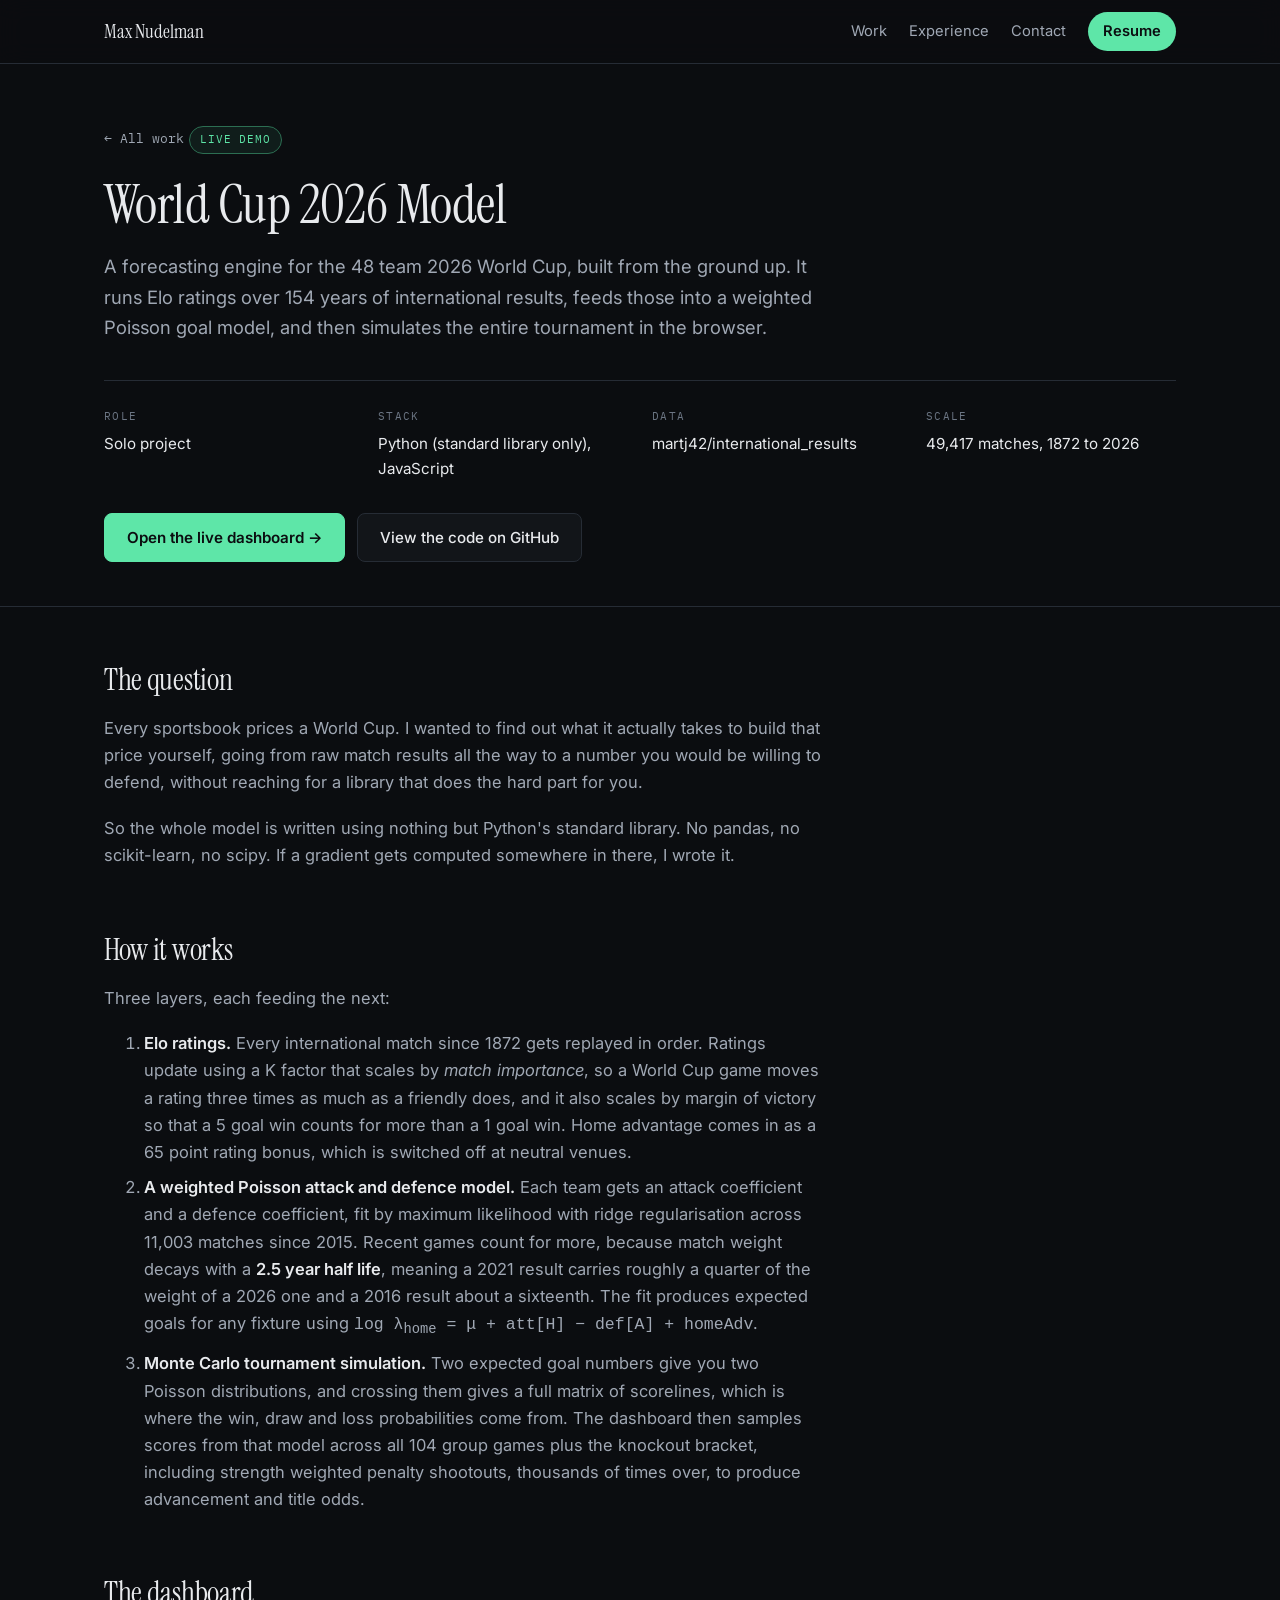
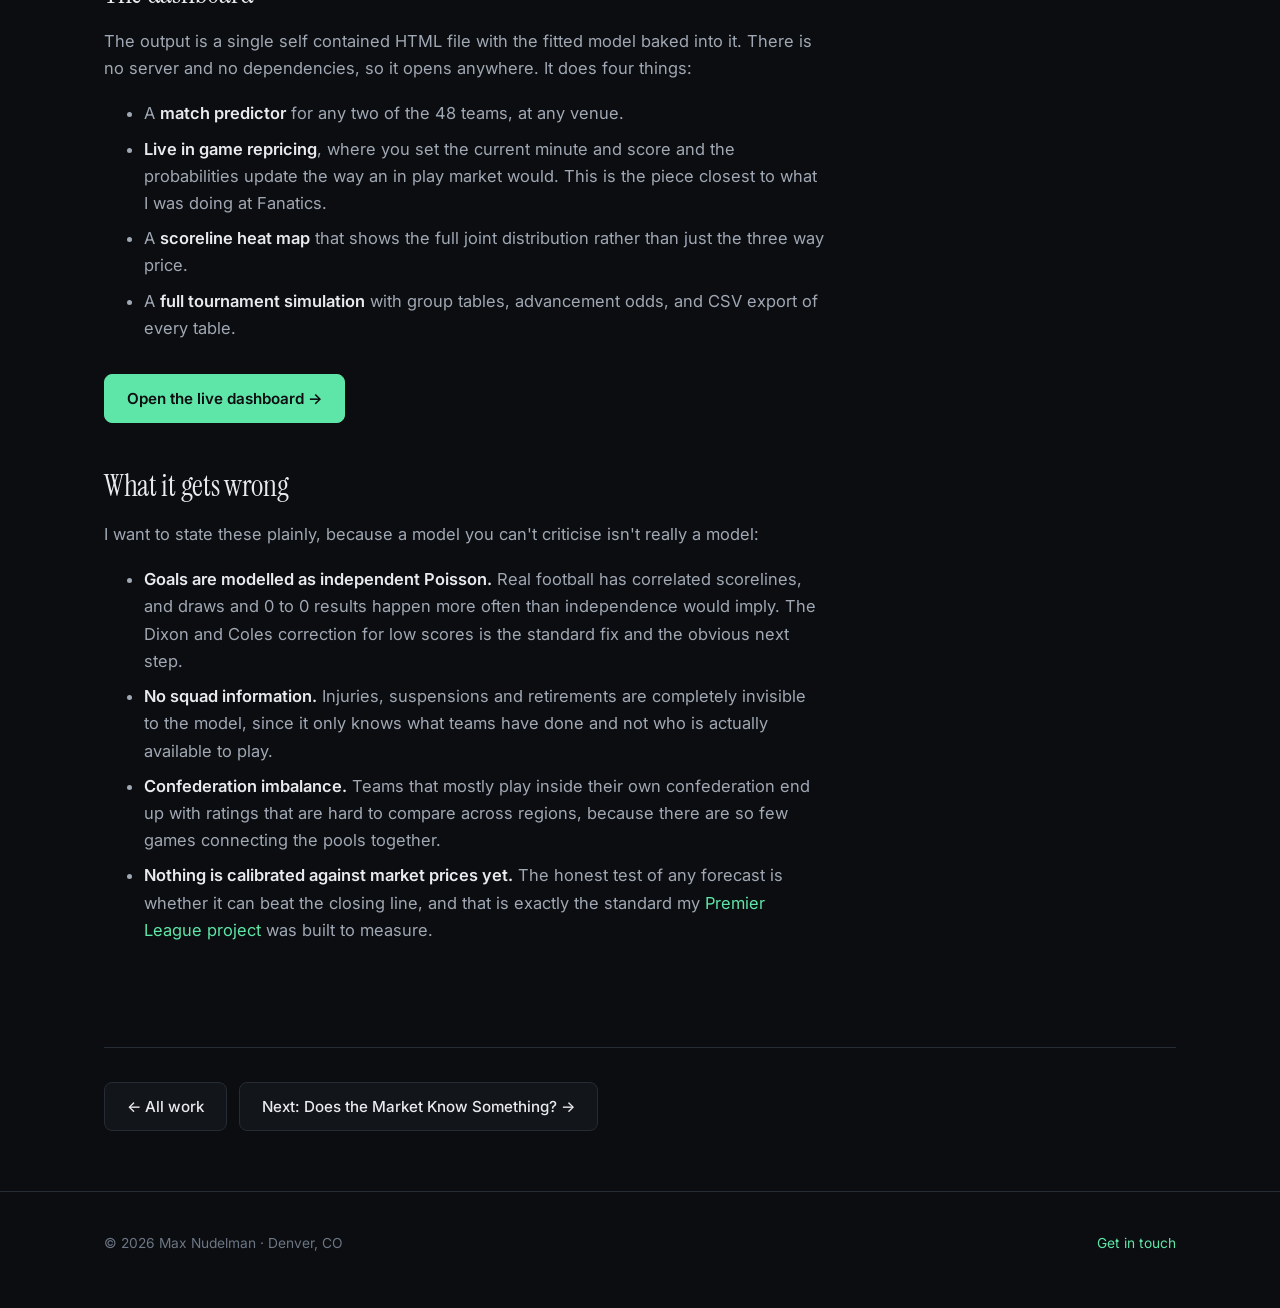
<file: projects/world-cup-2026.html>
<!DOCTYPE html>
<html lang="en">
<head>
<meta charset="utf-8">
<meta name="viewport" content="width=device-width, initial-scale=1">
<title>World Cup 2026 Model | Max Nudelman</title>
<meta name="description" content="Elo ratings plus a weighted Poisson attack/defence model over 49,417 international matches, simulating the full 2026 World Cup in the browser.">
<meta property="og:title" content="World Cup 2026 Model">
<meta property="og:description" content="Elo ratings plus a weighted Poisson attack/defence model over 49,417 international matches, simulating the full 2026 World Cup in the browser.">
<meta property="og:type" content="article">
<meta property="og:image" content="https://max-nudelman.github.io/assets/img/cards/world-cup-2026.jpg">
<meta property="og:image:secure_url" content="https://max-nudelman.github.io/assets/img/cards/world-cup-2026.jpg">
<meta property="og:image:type" content="image/jpeg">
<meta property="og:image:alt" content="Max Nudelman, data analyst. Seven projects on measurement, causal inference and data validation.">
<meta property="og:image:width" content="1200">
<meta property="og:image:height" content="630">
<meta property="og:url" content="https://max-nudelman.github.io/projects/world-cup-2026.html">
<meta name="twitter:card" content="summary_large_image">
<link rel="icon" href="../assets/favicon.svg" type="image/svg+xml">
<link rel="apple-touch-icon" href="../assets/img/og-card-v2.jpg">
<link rel="preconnect" href="https://fonts.googleapis.com">
<link rel="preconnect" href="https://fonts.gstatic.com" crossorigin>
<link href="https://fonts.googleapis.com/css2?family=Instrument+Serif:ital@0;1&family=Inter:wght@400;500;600&family=IBM+Plex+Mono:wght@400&display=swap" rel="stylesheet">
<link rel="stylesheet" href="../assets/css/style.css">
<script type="application/ld+json">
{
  "@context": "https://schema.org",
  "@type": "Article",
  "headline": "World Cup 2026 Model",
  "description": "Elo ratings plus a weighted Poisson attack/defence model over 49,417 international matches, simulating the full 2026 World Cup in the browser.",
  "url": "https://max-nudelman.github.io/projects/world-cup-2026.html",
  "image": "https://max-nudelman.github.io/assets/img/cards/world-cup-2026.jpg",
  "author": {
    "@type": "Person",
    "name": "Max Nudelman",
    "url": "https://max-nudelman.github.io/"
  },
  "isPartOf": {
    "@type": "WebSite",
    "name": "Max Nudelman",
    "url": "https://max-nudelman.github.io/"
  }
}
</script>
</head>
<body>

<a class="skip" href="#main">Skip to content</a>

<nav class="nav">
  <div class="wrap">
    <a class="nav-name" href="../index.html">Max Nudelman</a>
    <div class="nav-links">
      <a href="../index.html#work">Work</a>
      <a href="../index.html#experience">Experience</a>
      <a href="../index.html#contact">Contact</a>
      <a class="cta" href="../resume/Max-Nudelman-Resume.pdf">Resume</a>
    </div>
  </div>
</nav>

<main id="main">

<header class="case-head">
  <div class="wrap">
    <a class="back" href="../index.html#work">&larr; All work</a>
    <span class="tag tag-live" style="display:inline-block;margin-bottom:16px">Live demo</span>
    <h1>World Cup 2026 Model</h1>
    <p class="lede">
      A forecasting engine for the 48 team 2026 World Cup, built from the ground up. It runs Elo
      ratings over 154 years of international results, feeds those into a weighted Poisson goal model,
      and then simulates the entire tournament in the browser.
    </p>

    <div class="factsheet">
      <div class="fact"><div class="lab">Role</div><div class="val">Solo project</div></div>
      <div class="fact"><div class="lab">Stack</div><div class="val">Python (standard library only), JavaScript</div></div>
      <div class="fact"><div class="lab">Data</div><div class="val">martj42/international_results</div></div>
      <div class="fact"><div class="lab">Scale</div><div class="val">49,417 matches, 1872 to 2026</div></div>
    </div>

    <div class="hero-actions" style="margin-top:32px">
      <a class="btn btn-primary" href="../demos/world-cup-2026.html">Open the live dashboard &rarr;</a>
      <a class="btn" href="https://github.com/Max-Nudelman/world-cup-2026-model" target="_blank" rel="noopener">View the code on GitHub</a>
    </div>
  </div>
</header>

<div class="case-body">
  <div class="wrap">

    <section>
      <h2>The question</h2>
      <p>
        Every sportsbook prices a World Cup. I wanted to find out what it actually takes to build that
        price yourself, going from raw match results all the way to a number you would be willing to
        defend, without reaching for a library that does the hard part for you.
      </p>
      <p>
        So the whole model is written using nothing but Python's standard library. No pandas, no
        scikit-learn, no scipy. If a gradient gets computed somewhere in there, I wrote it.
      </p>
    </section>

    <section>
      <h2>How it works</h2>
      <p>Three layers, each feeding the next:</p>
      <ol>
        <li>
          <strong>Elo ratings.</strong> Every international match since 1872 gets replayed in order.
          Ratings update using a K factor that scales by <em>match importance</em>, so a World Cup game
          moves a rating three times as much as a friendly does, and it also scales by margin of
          victory so that a 5 goal win counts for more than a 1 goal win. Home advantage comes in as a
          65 point rating bonus, which is switched off at neutral venues.
        </li>
        <li>
          <strong>A weighted Poisson attack and defence model.</strong> Each team gets an attack
          coefficient and a defence coefficient, fit by maximum likelihood with ridge regularisation
          across 11,003 matches since 2015. Recent games count for more, because match weight decays
          with a <strong>2.5 year half life</strong>, meaning a 2021 result carries roughly a quarter
          of the weight of a 2026 one and a 2016 result about a sixteenth. The fit produces expected goals for any fixture using
          <code>log &lambda;<sub>home</sub> = &mu; + att[H] &minus; def[A] + homeAdv</code>.
        </li>
        <li>
          <strong>Monte Carlo tournament simulation.</strong> Two expected goal numbers give you two
          Poisson distributions, and crossing them gives a full matrix of scorelines, which is where
          the win, draw and loss probabilities come from. The dashboard then samples scores from that
          model across all 104 group games plus the knockout bracket, including strength weighted
          penalty shootouts, thousands of times over, to produce advancement and title odds.
        </li>
      </ol>
    </section>

    <section>
      <h2>The dashboard</h2>
      <p>
        The output is a single self contained HTML file with the fitted model baked into it. There is
        no server and no dependencies, so it opens anywhere. It does four things:
      </p>
      <ul>
        <li>A <strong>match predictor</strong> for any two of the 48 teams, at any venue.</li>
        <li><strong>Live in game repricing</strong>, where you set the current minute and score and
            the probabilities update the way an in play market would. This is the piece closest to what
            I was doing at Fanatics.</li>
        <li>A <strong>scoreline heat map</strong> that shows the full joint distribution rather than
            just the three way price.</li>
        <li>A <strong>full tournament simulation</strong> with group tables, advancement odds, and CSV
            export of every table.</li>
      </ul>
      <div class="hero-actions">
        <a class="btn btn-primary" href="../demos/world-cup-2026.html">Open the live dashboard &rarr;</a>
      </div>
    </section>

    <section>
      <h2>What it gets wrong</h2>
      <p>I want to state these plainly, because a model you can't criticise isn't really a model:</p>
      <ul>
        <li><strong>Goals are modelled as independent Poisson.</strong> Real football has correlated
            scorelines, and draws and 0 to 0 results happen more often than independence would imply.
            The Dixon and Coles correction for low scores is the standard fix and the obvious next
            step.</li>
        <li><strong>No squad information.</strong> Injuries, suspensions and retirements are completely
            invisible to the model, since it only knows what teams have done and not who is actually
            available to play.</li>
        <li><strong>Confederation imbalance.</strong> Teams that mostly play inside their own
            confederation end up with ratings that are hard to compare across regions, because there
            are so few games connecting the pools together.</li>
        <li><strong>Nothing is calibrated against market prices yet.</strong> The honest test of any
            forecast is whether it can beat the closing line, and that is exactly the standard my
            <a href="market-movement.html">Premier League project</a> was built to measure.</li>
      </ul>
    </section>

  </div>
</div>

<div class="wrap">
  <div class="case-nav">
    <a class="btn" href="../index.html#work">&larr; All work</a>
    <a class="btn" href="market-movement.html">Next: Does the Market Know Something? &rarr;</a>
  </div>
</div>

</main>

<footer>
  <div class="wrap">
    <span>&copy; 2026 Max Nudelman &middot; Denver, CO</span>
    <span><a href="../index.html#contact">Get in touch</a></span>
  </div>
</footer>

</body>
</html>
</file>
<file: assets/css/style.css>
/* ============================================================
   Max Nudelman — portfolio
   One stylesheet for index.html and every /projects/ case study.
   Colors, spacing and type sizes all live in the :root block —
   change a value there and it updates everywhere.
   ============================================================ */

:root {
  /* --- color ------------------------------------------------ */
  --ink:        #0B0D10;   /* page background */
  --ink-2:      #121519;   /* raised surfaces: cards, nav */
  --ink-3:      #1B2027;   /* hovered surfaces */
  --line:       #262C35;   /* hairline borders */
  --text:       #E8EAED;   /* primary text */
  --text-2:     #A0A8B4;   /* secondary text */
  --text-3:     #6C7684;   /* labels, captions */
  --accent:     #5EE6A8;   /* mint — links, metrics, active state */
  --accent-dim: #2C6E52;
  --warn:       #F5A524;   /* amber — "in progress" status */

  /* --- type ------------------------------------------------- */
  --serif: "Instrument Serif", "Iowan Old Style", Georgia, "Times New Roman", serif;
  --sans:  "Inter", -apple-system, BlinkMacSystemFont, "Segoe UI", Helvetica, Arial, sans-serif;
  --mono:  "IBM Plex Mono", ui-monospace, SFMono-Regular, Menlo, Consolas, monospace;

  /* --- layout ----------------------------------------------- */
  --page: 1120px;   /* max content width */
  --prose: 720px;   /* max width for reading columns */
  --nav-h: 64px;
}

/* --- reset -------------------------------------------------- */
*, *::before, *::after { box-sizing: border-box; }
html { scroll-behavior: smooth; scroll-padding-top: calc(var(--nav-h) + 24px); }
body {
  margin: 0;
  background: var(--ink);
  color: var(--text);
  font-family: var(--sans);
  font-size: 16.5px;
  line-height: 1.65;
  -webkit-font-smoothing: antialiased;
}
img { max-width: 100%; display: block; }
a { color: var(--accent); text-decoration: none; }
a:hover { text-decoration: underline; text-underline-offset: 3px; }

h1, h2, h3 { font-family: var(--serif); font-weight: 400; letter-spacing: -0.01em; line-height: 1.1; }
h1 { font-size: clamp(2.6rem, 7vw, 4.4rem); margin: 0; }
h2 { font-size: clamp(1.9rem, 4vw, 2.6rem); margin: 0 0 1rem; }
h3 { font-size: 1.4rem; margin: 0 0 .5rem; }
p  { margin: 0 0 1.1em; }

/* small uppercase section label */
.eyebrow {
  font-family: var(--mono);
  font-size: .72rem;
  letter-spacing: .14em;
  text-transform: uppercase;
  color: var(--text-3);
  margin: 0 0 .9rem;
}

.wrap { width: 100%; max-width: var(--page); margin: 0 auto; padding: 0 24px; }
.prose { max-width: var(--prose); }

/* --- skip link (keyboard + screen reader accessibility) ------ */
.skip {
  position: absolute; left: -9999px; top: 0; z-index: 100;
  background: var(--accent); color: var(--ink); padding: 10px 16px; border-radius: 0 0 6px 0;
}
.skip:focus { left: 0; }

/* ============================================================
   NAV
   ============================================================ */
.nav {
  position: sticky; top: 0; z-index: 50;
  height: var(--nav-h);
  background: rgba(11, 13, 16, .82);
  backdrop-filter: blur(12px);
  border-bottom: 1px solid var(--line);
}
.nav .wrap { display: flex; align-items: center; gap: 24px; height: 100%; }
.nav-name { font-family: var(--serif); font-size: 1.2rem; color: var(--text); }
.nav-name:hover { text-decoration: none; color: var(--accent); }
.nav-links { display: flex; gap: 22px; margin-left: auto; align-items: center; }
.nav-links a { color: var(--text-2); font-size: .92rem; }
.nav-links a:hover { color: var(--text); text-decoration: none; }
.nav-links a.cta {
  color: var(--ink); background: var(--accent);
  padding: 7px 15px; border-radius: 999px; font-weight: 600;
}
.nav-links a.cta:hover { background: #7BF0BC; }

/* ============================================================
   HERO
   ============================================================ */
.hero { padding: clamp(56px, 10vw, 110px) 0 clamp(48px, 8vw, 88px); border-bottom: 1px solid var(--line); }
/* Two rows: the copy and the photo share row 1, the buttons sit below in row 2.
   That lets the photo stretch to exactly the height of the copy block, ending
   level with the last line of the paragraph, instead of leaving dead space. */
.hero-grid {
  display: grid;
  grid-template-columns: 1fr 260px;
  grid-template-rows: auto auto;
  column-gap: 56px;
  align-items: stretch;
}
.hero-copy   { grid-column: 1; grid-row: 1; }
.hero-actions{ grid-column: 1; grid-row: 2; }
.hero h1 { margin-bottom: .35em; }
.hero .lede {
  font-size: clamp(1.12rem, 2.2vw, 1.35rem);
  color: var(--text-2);
  max-width: 620px;
  line-height: 1.55;
}
.hero .lede strong { color: var(--text); font-weight: 600; }
.hero-photo {
  grid-column: 2; grid-row: 1;
  width: 100%; height: 100%;
  min-height: 300px;              /* floor, so a short copy block cannot squash it */
  object-fit: cover; object-position: center 20%;
  border-radius: 10px; border: 1px solid var(--line); filter: saturate(.92);
}
.status {
  display: inline-flex; align-items: center; gap: 11px;
  font-family: var(--mono); font-size: .95rem; color: var(--text);
  letter-spacing: .01em;
  border: 1px solid var(--line); background: var(--ink-2);
  padding: 10px 20px; border-radius: 999px; margin-bottom: 30px;
}
.status .dot {
  width: 9px; height: 9px; border-radius: 50%; background: var(--accent);
  box-shadow: 0 0 0 4px rgba(94, 230, 168, .16);
}
.hero-actions { display: flex; flex-wrap: wrap; gap: 12px; margin-top: 32px; }
.btn {
  display: inline-block; padding: 11px 22px; border-radius: 8px;
  font-size: .95rem; font-weight: 500; border: 1px solid var(--line);
  color: var(--text); background: var(--ink-2);
}
.btn:hover { background: var(--ink-3); text-decoration: none; border-color: #38414d; }
.btn-primary { background: var(--accent); color: var(--ink); border-color: var(--accent); font-weight: 600; }
.btn-primary:hover { background: #7BF0BC; border-color: #7BF0BC; }

/* ============================================================
   SECTIONS
   ============================================================ */
section { padding: clamp(56px, 8vw, 92px) 0; border-bottom: 1px solid var(--line); }
.section-head { margin-bottom: 44px; }
.section-head p { color: var(--text-2); max-width: var(--prose); margin: 0; }

/* ============================================================
   PROJECT CARDS
   ============================================================ */
.projects { display: grid; gap: 22px; }
.card {
  display: block;
  background: var(--ink-2);
  border: 1px solid var(--line);
  border-radius: 14px;
  padding: 30px 32px;
  color: inherit;
  transition: border-color .18s ease, background .18s ease, transform .18s ease;
}
.card:hover {
  text-decoration: none;
  border-color: var(--accent-dim);
  background: var(--ink-3);
  transform: translateY(-2px);
}
.card-top { display: flex; align-items: baseline; gap: 14px; flex-wrap: wrap; margin-bottom: 6px; }
.card h3 { font-size: 1.75rem; margin: 0; color: var(--text); }
.card .kicker { font-family: var(--mono); font-size: .72rem; letter-spacing: .1em; text-transform: uppercase; color: var(--text-3); }
.card .summary { color: var(--text-2); margin: 10px 0 22px; max-width: 660px; }
.card .summary strong { color: var(--text); font-weight: 600; }

/* status pills */
.tag {
  font-family: var(--mono); font-size: .68rem; letter-spacing: .08em; text-transform: uppercase;
  padding: 4px 10px; border-radius: 999px; border: 1px solid var(--line); color: var(--text-3);
  white-space: nowrap;
}
.tag-live      { color: var(--accent); border-color: var(--accent-dim); background: rgba(94,230,168,.07); }
.tag-progress  { color: var(--warn);   border-color: #6B4A12;          background: rgba(245,165,36,.08); }

/* the row of headline numbers on each card */
.metrics { display: flex; flex-wrap: wrap; gap: 34px; padding-top: 20px; border-top: 1px solid var(--line); }
.metric .num { font-family: var(--serif); font-size: 1.75rem; color: var(--accent); line-height: 1.1; }
.metric .lab { font-size: .8rem; color: var(--text-3); margin-top: 2px; }

.card-foot { display: flex; gap: 18px; align-items: center; margin-top: 20px; font-size: .9rem; color: var(--text-2); }
.card-foot .go { color: var(--accent); font-weight: 500; }
.card:hover .go { text-decoration: underline; text-underline-offset: 3px; }

/* stack tags */
.stack { display: flex; flex-wrap: wrap; gap: 8px; margin-top: 18px; }
.stack span {
  font-family: var(--mono); font-size: .74rem; color: var(--text-2);
  border: 1px solid var(--line); border-radius: 6px; padding: 3px 9px; background: var(--ink);
}

/* ============================================================
   EXPERIENCE / TIMELINE
   ============================================================ */
.timeline { display: grid; gap: 0; }
.entry {
  display: grid; grid-template-columns: 190px 1fr; gap: 40px;
  padding: 30px 0; border-top: 1px solid var(--line);
}
.entry:last-child { border-bottom: 1px solid var(--line); }
.entry .when { font-family: var(--mono); font-size: .82rem; color: var(--text-3); padding-top: 5px; }
.entry h3 { margin-bottom: 2px; font-family: var(--sans); font-size: 1.12rem; font-weight: 600; }
.entry .org { color: var(--accent); font-size: .95rem; margin-bottom: 12px; }
.entry ul { margin: 0; padding-left: 18px; color: var(--text-2); }
.entry li { margin-bottom: 7px; }
.entry li::marker { color: var(--text-3); }

/* ============================================================
   SKILLS
   ============================================================ */
.skills { display: grid; grid-template-columns: repeat(auto-fit, minmax(230px, 1fr)); gap: 26px; }
.skillset h3 { font-family: var(--sans); font-size: .82rem; font-weight: 600; letter-spacing: .1em;
  text-transform: uppercase; color: var(--text-3); margin-bottom: 14px; }
.skillset ul { list-style: none; margin: 0; padding: 0; }
.skillset li { color: var(--text-2); padding: 5px 0; border-bottom: 1px solid var(--line); font-size: .95rem; }

/* ============================================================
   CONTACT + FOOTER
   ============================================================ */
#contact { border-bottom: none; }
.contact-grid { display: grid; grid-template-columns: repeat(auto-fit, minmax(240px, 1fr)); gap: 16px; margin-top: 36px; }
.contact-card {
  border: 1px solid var(--line); background: var(--ink-2); border-radius: 12px;
  padding: 22px 24px; color: inherit; transition: border-color .18s ease, background .18s ease;
}
.contact-card:hover { text-decoration: none; border-color: var(--accent-dim); background: var(--ink-3); }
.contact-card .lab { font-family: var(--mono); font-size: .7rem; letter-spacing: .12em;
  text-transform: uppercase; color: var(--text-3); margin-bottom: 7px; }
.contact-card .val { color: var(--text); font-size: 1rem; word-break: break-word; }

footer { padding: 40px 0 56px; color: var(--text-3); font-size: .86rem; border-top: 1px solid var(--line); }
footer .wrap { display: flex; justify-content: space-between; gap: 20px; flex-wrap: wrap; }

/* ============================================================
   CASE STUDY PAGES
   ============================================================ */
.case-head { padding: 60px 0 44px; border-bottom: 1px solid var(--line); }
.back { font-family: var(--mono); font-size: .8rem; color: var(--text-2); display: inline-block; margin-bottom: 26px; }
.back:hover { color: var(--accent); text-decoration: none; }
.case-head h1 { font-size: clamp(2.2rem, 5.5vw, 3.4rem); margin-bottom: .3em; }
.case-head .lede { font-size: 1.15rem; color: var(--text-2); max-width: var(--prose); }

/* the role / tools / data strip under a case-study title */
.factsheet {
  display: grid; grid-template-columns: repeat(auto-fit, minmax(180px, 1fr));
  gap: 24px; margin-top: 38px; padding-top: 26px; border-top: 1px solid var(--line);
}
.fact .lab { font-family: var(--mono); font-size: .7rem; letter-spacing: .12em;
  text-transform: uppercase; color: var(--text-3); margin-bottom: 5px; }
.fact .val { color: var(--text); font-size: .95rem; }

.case-body { padding: 56px 0 40px; }
.case-body section { padding: 0 0 46px; border-bottom: none; }
.case-body h2 { font-size: 1.9rem; margin-bottom: .6em; }
.case-body p, .case-body ul, .case-body ol { max-width: var(--prose); color: var(--text-2); }
.case-body li { margin-bottom: 8px; }
.case-body strong { color: var(--text); font-weight: 600; }

/* pull-quote style callout for the single most important finding */
.finding {
  border-left: 3px solid var(--accent);
  background: linear-gradient(90deg, rgba(94,230,168,.07), transparent 65%);
  padding: 20px 26px; margin: 0 0 30px; border-radius: 0 8px 8px 0; max-width: var(--prose);
}
.finding p { margin: 0; color: var(--text); font-size: 1.08rem; }

.note {
  border-left: 3px solid var(--warn);
  background: linear-gradient(90deg, rgba(245,165,36,.07), transparent 65%);
  padding: 18px 24px; margin: 0 0 30px; border-radius: 0 8px 8px 0; max-width: var(--prose);
}
.note p { margin: 0; color: var(--text-2); font-size: .95rem; }
.note p strong { color: var(--warn); }

/* data tables — wrapper scrolls sideways on narrow screens */
.table-scroll { overflow-x: auto; margin: 0 0 14px; max-width: 100%; -webkit-overflow-scrolling: touch; }
table { border-collapse: collapse; width: 100%; min-width: 460px; font-size: .92rem; }
caption { text-align: left; color: var(--text-3); font-size: .84rem; padding-bottom: 10px; }
th, td { padding: 9px 14px; border-bottom: 1px solid var(--line); text-align: left; }
th { font-family: var(--mono); font-size: .72rem; letter-spacing: .07em; text-transform: uppercase;
  color: var(--text-3); font-weight: 400; border-bottom-color: #333B46; }
td { color: var(--text-2); }
td.num, th.num { text-align: right; font-variant-numeric: tabular-nums; font-family: var(--mono); font-size: .88rem; }
tr td strong { color: var(--accent); }

.case-nav { display: flex; gap: 12px; flex-wrap: wrap; padding: 34px 0 60px; border-top: 1px solid var(--line); }

/* ============================================================
   RESPONSIVE
   ============================================================ */
@media (max-width: 860px) {
  .hero-grid { grid-template-columns: 1fr; grid-template-rows: none; row-gap: 30px; }
  .hero-copy, .hero-actions, .hero-photo { grid-column: 1; grid-row: auto; }
  .hero-photo { width: 170px; height: 248px; min-height: 0; order: -1; }
  .entry { grid-template-columns: 1fr; gap: 10px; }
  .entry .when { padding-top: 0; }
}
@media (max-width: 620px) {
  body { font-size: 16px; }
  .status { font-size: .84rem; padding: 9px 16px; }
  .nav-links { gap: 14px; }
  .nav-links a:not(.cta) { display: none; }   /* keep only the resume button on phones */
  .card { padding: 24px 22px; }
  .metrics { gap: 24px; }
  .metric .num { font-size: 1.5rem; }
}

@media (prefers-reduced-motion: reduce) {
  html { scroll-behavior: auto; }
  * { transition: none !important; }
}

/* ============================================================
   FIGURES (case study charts)
   ============================================================ */
.figure { margin: 0 0 34px; max-width: 100%; }
.figure img {
  width: 100%; height: auto; display: block;
  border: 1px solid var(--line); border-radius: 10px; background: var(--ink);
}
.figure figcaption {
  color: var(--text-3); font-size: .86rem; margin-top: 10px; line-height: 1.5;
  max-width: var(--prose);
}

/* ============================================================
   INTERACTIVE FIGURES (VNL case study)
   ============================================================ */
.vnl-widget {
  border: 1px solid var(--line); background: var(--ink-2);
  border-radius: 12px; padding: 22px 24px; margin: 0 0 34px; position: relative;
}
.vnl-widget h3 {
  font-family: var(--sans); font-size: 1.02rem; font-weight: 600;
  color: var(--text); margin: 0 0 6px;
}
.vnl-widget .vnl-sub { color: var(--text-2); font-size: .9rem; margin: 0 0 18px; max-width: 62ch; }
.vnl-svg { width: 100%; height: auto; display: block; overflow: visible; }

/* control rows */
.vnl-controls { display: flex; flex-wrap: wrap; gap: 10px; align-items: center; margin-bottom: 16px; }
.vnl-controls button {
  font-family: var(--mono); font-size: .74rem; letter-spacing: .04em;
  color: var(--text-2); background: var(--ink); border: 1px solid var(--line);
  border-radius: 999px; padding: 6px 14px; cursor: pointer; transition: all .15s ease;
}
.vnl-controls button:hover { color: var(--text); border-color: #38414d; }
.vnl-controls button.on { color: var(--ink); background: var(--accent); border-color: var(--accent); font-weight: 600; }

/* slider */
.vnl-slider { display: flex; align-items: center; gap: 14px; margin-bottom: 18px; flex-wrap: wrap; }
.vnl-slider label { font-family: var(--mono); font-size: .74rem; color: var(--text-3);
  text-transform: uppercase; letter-spacing: .1em; }
.vnl-slider input[type=range] {
  flex: 1 1 220px; min-width: 180px; accent-color: var(--accent);
  background: transparent; cursor: pointer;
}

/* readout tiles */
.vnl-stats { display: flex; flex-wrap: wrap; gap: 26px; padding: 16px 0 4px; border-top: 1px solid var(--line); margin-top: 14px; }
.vnl-stats div .v { font-family: var(--serif); font-size: 1.5rem; color: var(--accent); line-height: 1.1; }
.vnl-stats div .k { font-size: .78rem; color: var(--text-3); margin-top: 2px; }

.vnl-note { color: var(--text-2); font-size: .88rem; margin-top: 14px; min-height: 2.6em; line-height: 1.5; }

/* hover tooltip */
.vnl-tip {
  position: absolute; right: 24px; top: 22px; z-index: 3;
  background: var(--ink); border: 1px solid var(--accent-dim); border-radius: 8px;
  padding: 10px 14px; font-size: .82rem; color: var(--text-2); line-height: 1.5;
  pointer-events: none; max-width: 260px;
}
.vnl-tip strong { color: var(--text); }

@media (max-width: 620px) {
  .vnl-widget { padding: 18px 16px; }
  .vnl-tip { position: static; margin-bottom: 12px; max-width: none; }
  .vnl-stats { gap: 18px; }
}

/* select control for interactive figures */
.ha-select { display:flex; align-items:center; gap:12px; margin-bottom:16px; flex-wrap:wrap; }
.ha-select label { font-family:var(--mono); font-size:.74rem; color:var(--text-3);
  text-transform:uppercase; letter-spacing:.1em; }
.ha-select select {
  font-family:var(--sans); font-size:.9rem; color:var(--text);
  background:var(--ink); border:1px solid var(--line); border-radius:8px;
  padding:7px 12px; cursor:pointer;
}
.ha-select select:hover { border-color:#38414d; }
.ha-checks { display:flex; gap:20px; flex-wrap:wrap; margin-bottom:16px; }
.ha-checks label { display:flex; align-items:center; gap:7px; font-size:.86rem;
  color:var(--text-2); cursor:pointer; }
.ha-checks input { accent-color:var(--accent); cursor:pointer; }
</file>
<file: demos/stake-factor/_next/static/css/afb30c89fc1c34ac.css>
@font-face{font-family:Inter;font-style:normal;font-weight:100 900;font-display:swap;src:url(/demos/stake-factor/_next/static/media/ba9851c3c22cd980-s.woff2) format("woff2");unicode-range:u+0460-052f,u+1c80-1c8a,u+20b4,u+2de0-2dff,u+a640-a69f,u+fe2e-fe2f}@font-face{font-family:Inter;font-style:normal;font-weight:100 900;font-display:swap;src:url(/demos/stake-factor/_next/static/media/21350d82a1f187e9-s.woff2) format("woff2");unicode-range:u+0301,u+0400-045f,u+0490-0491,u+04b0-04b1,u+2116}@font-face{font-family:Inter;font-style:normal;font-weight:100 900;font-display:swap;src:url(/demos/stake-factor/_next/static/media/c5fe6dc8356a8c31-s.woff2) format("woff2");unicode-range:u+1f??}@font-face{font-family:Inter;font-style:normal;font-weight:100 900;font-display:swap;src:url(/demos/stake-factor/_next/static/media/19cfc7226ec3afaa-s.woff2) format("woff2");unicode-range:u+0370-0377,u+037a-037f,u+0384-038a,u+038c,u+038e-03a1,u+03a3-03ff}@font-face{font-family:Inter;font-style:normal;font-weight:100 900;font-display:swap;src:url(/demos/stake-factor/_next/static/media/df0a9ae256c0569c-s.woff2) format("woff2");unicode-range:u+0102-0103,u+0110-0111,u+0128-0129,u+0168-0169,u+01a0-01a1,u+01af-01b0,u+0300-0301,u+0303-0304,u+0308-0309,u+0323,u+0329,u+1ea0-1ef9,u+20ab}@font-face{font-family:Inter;font-style:normal;font-weight:100 900;font-display:swap;src:url(/demos/stake-factor/_next/static/media/8e9860b6e62d6359-s.woff2) format("woff2");unicode-range:u+0100-02ba,u+02bd-02c5,u+02c7-02cc,u+02ce-02d7,u+02dd-02ff,u+0304,u+0308,u+0329,u+1d00-1dbf,u+1e00-1e9f,u+1ef2-1eff,u+2020,u+20a0-20ab,u+20ad-20c0,u+2113,u+2c60-2c7f,u+a720-a7ff}@font-face{font-family:Inter;font-style:normal;font-weight:100 900;font-display:swap;src:url(/demos/stake-factor/_next/static/media/e4af272ccee01ff0-s.p.woff2) format("woff2");unicode-range:u+00??,u+0131,u+0152-0153,u+02bb-02bc,u+02c6,u+02da,u+02dc,u+0304,u+0308,u+0329,u+2000-206f,u+20ac,u+2122,u+2191,u+2193,u+2212,u+2215,u+feff,u+fffd}@font-face{font-family:Inter Fallback;src:local("Arial");ascent-override:90.44%;descent-override:22.52%;line-gap-override:0.00%;size-adjust:107.12%}.__className_14ea2d{font-family:Inter,Inter Fallback;font-style:normal}.__variable_14ea2d{--font-inter:"Inter","Inter Fallback"}@font-face{font-family:"Instrument Serif";font-style:normal;font-weight:400;font-display:swap;src:url(/demos/stake-factor/_next/static/media/35f3de0ebb1cfc70-s.woff2) format("woff2");unicode-range:u+0100-02ba,u+02bd-02c5,u+02c7-02cc,u+02ce-02d7,u+02dd-02ff,u+0304,u+0308,u+0329,u+1d00-1dbf,u+1e00-1e9f,u+1ef2-1eff,u+2020,u+20a0-20ab,u+20ad-20c0,u+2113,u+2c60-2c7f,u+a720-a7ff}@font-face{font-family:"Instrument Serif";font-style:normal;font-weight:400;font-display:swap;src:url(/demos/stake-factor/_next/static/media/e6099e249fd938cc-s.p.woff2) format("woff2");unicode-range:u+00??,u+0131,u+0152-0153,u+02bb-02bc,u+02c6,u+02da,u+02dc,u+0304,u+0308,u+0329,u+2000-206f,u+20ac,u+2122,u+2191,u+2193,u+2212,u+2215,u+feff,u+fffd}@font-face{font-family:"Instrument Serif Fallback";src:local("Times New Roman");ascent-override:117.94%;descent-override:36.93%;line-gap-override:0.00%;size-adjust:83.94%}.__className_701e70{font-family:"Instrument Serif","Instrument Serif Fallback";font-weight:400;font-style:normal}.__variable_701e70{--font-instrument-serif:"Instrument Serif","Instrument Serif Fallback"}@font-face{font-family:IBM Plex Mono;font-style:normal;font-weight:400;font-display:swap;src:url(/demos/stake-factor/_next/static/media/58f386aa6b1a2a92-s.woff2) format("woff2");unicode-range:u+0460-052f,u+1c80-1c8a,u+20b4,u+2de0-2dff,u+a640-a69f,u+fe2e-fe2f}@font-face{font-family:IBM Plex Mono;font-style:normal;font-weight:400;font-display:swap;src:url(/demos/stake-factor/_next/static/media/011e180705008d6f-s.woff2) format("woff2");unicode-range:u+0301,u+0400-045f,u+0490-0491,u+04b0-04b1,u+2116}@font-face{font-family:IBM Plex Mono;font-style:normal;font-weight:400;font-display:swap;src:url(/demos/stake-factor/_next/static/media/7ba5fb2a8c88521c-s.woff2) format("woff2");unicode-range:u+0102-0103,u+0110-0111,u+0128-0129,u+0168-0169,u+01a0-01a1,u+01af-01b0,u+0300-0301,u+0303-0304,u+0308-0309,u+0323,u+0329,u+1ea0-1ef9,u+20ab}@font-face{font-family:IBM Plex Mono;font-style:normal;font-weight:400;font-display:swap;src:url(/demos/stake-factor/_next/static/media/92eeb95d069020cc-s.woff2) format("woff2");unicode-range:u+0100-02ba,u+02bd-02c5,u+02c7-02cc,u+02ce-02d7,u+02dd-02ff,u+0304,u+0308,u+0329,u+1d00-1dbf,u+1e00-1e9f,u+1ef2-1eff,u+2020,u+20a0-20ab,u+20ad-20c0,u+2113,u+2c60-2c7f,u+a720-a7ff}@font-face{font-family:IBM Plex Mono;font-style:normal;font-weight:400;font-display:swap;src:url(/demos/stake-factor/_next/static/media/d3ebbfd689654d3a-s.p.woff2) format("woff2");unicode-range:u+00??,u+0131,u+0152-0153,u+02bb-02bc,u+02c6,u+02da,u+02dc,u+0304,u+0308,u+0329,u+2000-206f,u+20ac,u+2122,u+2191,u+2193,u+2212,u+2215,u+feff,u+fffd}@font-face{font-family:IBM Plex Mono;font-style:normal;font-weight:500;font-display:swap;src:url(/demos/stake-factor/_next/static/media/ef4d5661765d0e49-s.woff2) format("woff2");unicode-range:u+0460-052f,u+1c80-1c8a,u+20b4,u+2de0-2dff,u+a640-a69f,u+fe2e-fe2f}@font-face{font-family:IBM Plex Mono;font-style:normal;font-weight:500;font-display:swap;src:url(/demos/stake-factor/_next/static/media/d29838c109ef09b4-s.woff2) format("woff2");unicode-range:u+0301,u+0400-045f,u+0490-0491,u+04b0-04b1,u+2116}@font-face{font-family:IBM Plex Mono;font-style:normal;font-weight:500;font-display:swap;src:url(/demos/stake-factor/_next/static/media/e40af3453d7c920a-s.woff2) format("woff2");unicode-range:u+0102-0103,u+0110-0111,u+0128-0129,u+0168-0169,u+01a0-01a1,u+01af-01b0,u+0300-0301,u+0303-0304,u+0308-0309,u+0323,u+0329,u+1ea0-1ef9,u+20ab}@font-face{font-family:IBM Plex Mono;font-style:normal;font-weight:500;font-display:swap;src:url(/demos/stake-factor/_next/static/media/99dcf268bda04fe5-s.woff2) format("woff2");unicode-range:u+0100-02ba,u+02bd-02c5,u+02c7-02cc,u+02ce-02d7,u+02dd-02ff,u+0304,u+0308,u+0329,u+1d00-1dbf,u+1e00-1e9f,u+1ef2-1eff,u+2020,u+20a0-20ab,u+20ad-20c0,u+2113,u+2c60-2c7f,u+a720-a7ff}@font-face{font-family:IBM Plex Mono;font-style:normal;font-weight:500;font-display:swap;src:url(/demos/stake-factor/_next/static/media/98e207f02528a563-s.p.woff2) format("woff2");unicode-range:u+00??,u+0131,u+0152-0153,u+02bb-02bc,u+02c6,u+02da,u+02dc,u+0304,u+0308,u+0329,u+2000-206f,u+20ac,u+2122,u+2191,u+2193,u+2212,u+2215,u+feff,u+fffd}@font-face{font-family:IBM Plex Mono Fallback;src:local("Arial");ascent-override:76.16%;descent-override:20.43%;line-gap-override:0.00%;size-adjust:134.59%}.__className_617e9e{font-family:IBM Plex Mono,IBM Plex Mono Fallback;font-style:normal}.__variable_617e9e{--font-plex-mono:"IBM Plex Mono","IBM Plex Mono Fallback"}

/*! tailwindcss v4.1.13 | MIT License | https://tailwindcss.com */@layer properties{@supports (((-webkit-hyphens:none)) and (not (margin-trim:inline))) or ((-moz-orient:inline) and (not (color:rgb(from red r g b)))){*,::backdrop,:after,:before{--tw-rotate-x:initial;--tw-rotate-y:initial;--tw-rotate-z:initial;--tw-skew-x:initial;--tw-skew-y:initial;--tw-border-style:solid;--tw-leading:initial;--tw-font-weight:initial;--tw-ordinal:initial;--tw-slashed-zero:initial;--tw-numeric-figure:initial;--tw-numeric-spacing:initial;--tw-numeric-fraction:initial;--tw-blur:initial;--tw-brightness:initial;--tw-contrast:initial;--tw-grayscale:initial;--tw-hue-rotate:initial;--tw-invert:initial;--tw-opacity:initial;--tw-saturate:initial;--tw-sepia:initial;--tw-drop-shadow:initial;--tw-drop-shadow-color:initial;--tw-drop-shadow-alpha:100%;--tw-drop-shadow-size:initial;--tw-backdrop-blur:initial;--tw-backdrop-brightness:initial;--tw-backdrop-contrast:initial;--tw-backdrop-grayscale:initial;--tw-backdrop-hue-rotate:initial;--tw-backdrop-invert:initial;--tw-backdrop-opacity:initial;--tw-backdrop-saturate:initial;--tw-backdrop-sepia:initial;--tw-shadow:0 0 #0000;--tw-shadow-color:initial;--tw-shadow-alpha:100%;--tw-inset-shadow:0 0 #0000;--tw-inset-shadow-color:initial;--tw-inset-shadow-alpha:100%;--tw-ring-color:initial;--tw-ring-shadow:0 0 #0000;--tw-inset-ring-color:initial;--tw-inset-ring-shadow:0 0 #0000;--tw-ring-inset:initial;--tw-ring-offset-width:0px;--tw-ring-offset-color:#fff;--tw-ring-offset-shadow:0 0 #0000}}}@layer theme{:host,:root{--spacing:.25rem;--text-base:1rem;--text-base--line-height:calc(1.5/1);--text-lg:1.125rem;--text-lg--line-height:calc(1.75/1.125);--font-weight-normal:400;--font-weight-semibold:600;--default-font-family:var(--font-inter),-apple-system,"Segoe UI",Helvetica,Arial,sans-serif;--default-mono-font-family:var(--font-plex-mono),ui-monospace,SFMono-Regular,Menlo,monospace;--font-display:var(--font-instrument-serif),"Iowan Old Style",Georgia,serif}}@layer base{*,::backdrop,:after,:before{box-sizing:border-box;border:0 solid;margin:0;padding:0}::file-selector-button{box-sizing:border-box;border:0 solid;margin:0;padding:0}:host,html{-webkit-text-size-adjust:100%;tab-size:4;line-height:1.5;font-family:var(--default-font-family,ui-sans-serif,system-ui,sans-serif,"Apple Color Emoji","Segoe UI Emoji","Segoe UI Symbol","Noto Color Emoji");font-feature-settings:var(--default-font-feature-settings,normal);font-variation-settings:var(--default-font-variation-settings,normal);-webkit-tap-highlight-color:transparent}hr{height:0;color:inherit;border-top-width:1px}abbr:where([title]){-webkit-text-decoration:underline dotted;text-decoration:underline dotted}h1,h2,h3,h4,h5,h6{font-size:inherit;font-weight:inherit}a{color:inherit;-webkit-text-decoration:inherit;text-decoration:inherit}b,strong{font-weight:bolder}code,kbd,pre,samp{font-family:var(--default-mono-font-family,ui-monospace,SFMono-Regular,Menlo,Monaco,Consolas,"Liberation Mono","Courier New",monospace);font-feature-settings:var(--default-mono-font-feature-settings,normal);font-variation-settings:var(--default-mono-font-variation-settings,normal);font-size:1em}small{font-size:80%}sub,sup{vertical-align:baseline;font-size:75%;line-height:0;position:relative}sub{bottom:-.25em}sup{top:-.5em}table{text-indent:0;border-color:inherit;border-collapse:collapse}:-moz-focusring{outline:auto}progress{vertical-align:baseline}summary{display:list-item}menu,ol,ul{list-style:none}audio,canvas,embed,iframe,img,object,svg,video{vertical-align:middle;display:block}img,video{max-width:100%;height:auto}button,input,optgroup,select,textarea{font:inherit;font-feature-settings:inherit;font-variation-settings:inherit;letter-spacing:inherit;color:inherit;opacity:1;background-color:#0000;border-radius:0}::file-selector-button{font:inherit;font-feature-settings:inherit;font-variation-settings:inherit;letter-spacing:inherit;color:inherit;opacity:1;background-color:#0000;border-radius:0}:where(select:is([multiple],[size])) optgroup{font-weight:bolder}:where(select:is([multiple],[size])) optgroup option{padding-inline-start:20px}::file-selector-button{margin-inline-end:4px}::placeholder{opacity:1}@supports (not ((-webkit-appearance:-apple-pay-button))) or (contain-intrinsic-size:1px){::placeholder{color:currentColor}@supports (color:color-mix(in lab,red,red)){::placeholder{color:color-mix(in oklab,currentcolor 50%,transparent)}}}textarea{resize:vertical}::-webkit-search-decoration{-webkit-appearance:none}::-webkit-date-and-time-value{min-height:1lh;text-align:inherit}::-webkit-datetime-edit{display:inline-flex}::-webkit-datetime-edit-fields-wrapper{padding:0}::-webkit-datetime-edit,::-webkit-datetime-edit-year-field{padding-block:0}::-webkit-datetime-edit-day-field,::-webkit-datetime-edit-month-field{padding-block:0}::-webkit-datetime-edit-hour-field,::-webkit-datetime-edit-minute-field{padding-block:0}::-webkit-datetime-edit-millisecond-field,::-webkit-datetime-edit-second-field{padding-block:0}::-webkit-datetime-edit-meridiem-field{padding-block:0}::-webkit-calendar-picker-indicator{line-height:1}:-moz-ui-invalid{box-shadow:none}button,input:where([type=button],[type=reset],[type=submit]){appearance:button}::file-selector-button{appearance:button}::-webkit-inner-spin-button,::-webkit-outer-spin-button{height:auto}[hidden]:where(:not([hidden=until-found])){display:none!important}}@layer components;@layer utilities{.visible{visibility:visible}.static{position:static}.sticky{position:sticky}.top-0{top:calc(var(--spacing)*0)}.z-50{z-index:50}.container{width:100%}@media (min-width:40rem){.container{max-width:40rem}}@media (min-width:48rem){.container{max-width:48rem}}@media (min-width:64rem){.container{max-width:64rem}}@media (min-width:80rem){.container{max-width:80rem}}@media (min-width:96rem){.container{max-width:96rem}}.m-0{margin:calc(var(--spacing)*0)}.mx-auto{margin-inline:auto}.mt-4{margin-top:calc(var(--spacing)*4)}.mt-8{margin-top:calc(var(--spacing)*8)}.mb-4{margin-bottom:calc(var(--spacing)*4)}.block{display:block}.flex{display:flex}.grid{display:grid}.inline{display:inline}.table{display:table}.h-2{height:calc(var(--spacing)*2)}.h-auto{height:auto}.h-px{height:1px}.w-8{width:calc(var(--spacing)*8)}.w-12{width:calc(var(--spacing)*12)}.w-40{width:calc(var(--spacing)*40)}.w-full{width:100%}.max-w-\[22ch\]{max-width:22ch}.max-w-\[30ch\]{max-width:30ch}.max-w-\[32ch\]{max-width:32ch}.max-w-\[48ch\]{max-width:48ch}.max-w-\[52ch\]{max-width:52ch}.max-w-\[56ch\]{max-width:56ch}.max-w-\[60ch\]{max-width:60ch}.max-w-\[68ch\]{max-width:68ch}.max-w-\[72ch\]{max-width:72ch}.max-w-\[80ch\]{max-width:80ch}.max-w-\[520px\]{max-width:520px}.max-w-\[620px\]{max-width:620px}.max-w-\[720px\]{max-width:720px}.max-w-\[860px\]{max-width:860px}.max-w-\[1000px\]{max-width:1000px}.max-w-\[1120px\]{max-width:1120px}.min-w-\[380px\]{min-width:380px}.min-w-\[480px\]{min-width:480px}.min-w-\[640px\]{min-width:640px}.min-w-\[720px\]{min-width:720px}.transform{transform:var(--tw-rotate-x,)var(--tw-rotate-y,)var(--tw-rotate-z,)var(--tw-skew-x,)var(--tw-skew-y,)}.cursor-pointer{cursor:pointer}.scroll-mt-24{scroll-margin-top:calc(var(--spacing)*24)}.flex-col{flex-direction:column}.flex-wrap{flex-wrap:wrap}.items-baseline{align-items:baseline}.items-center{align-items:center}.items-end{align-items:flex-end}.justify-between{justify-content:space-between}.justify-center{justify-content:center}.gap-2{gap:calc(var(--spacing)*2)}.gap-4{gap:calc(var(--spacing)*4)}.gap-6{gap:calc(var(--spacing)*6)}.gap-8{gap:calc(var(--spacing)*8)}.gap-10{gap:calc(var(--spacing)*10)}.gap-12{gap:calc(var(--spacing)*12)}.gap-16{gap:calc(var(--spacing)*16)}.gap-24{gap:calc(var(--spacing)*24)}.gap-x-6{column-gap:calc(var(--spacing)*6)}.gap-y-2{row-gap:calc(var(--spacing)*2)}.overflow-x-auto{overflow-x:auto}.rounded-\[6px\]{border-radius:6px}.border{border-style:var(--tw-border-style);border-width:1px}.border-y{border-block-style:var(--tw-border-style);border-block-width:1px}.border-t{border-top-style:var(--tw-border-style);border-top-width:1px}.border-b{border-bottom-style:var(--tw-border-style);border-bottom-width:1px}.border-border{border-color:var(--border)}.border-brand-accent{border-color:var(--brand-accent)}.border-input{border-color:var(--input)}.bg-background,.bg-background\/90{background-color:var(--background)}@supports (color:color-mix(in lab,red,red)){.bg-background\/90{background-color:color-mix(in oklab,var(--background)90%,transparent)}}.bg-border{background-color:var(--border)}.bg-brand-accent{background-color:var(--brand-accent)}.bg-card{background-color:var(--card)}.bg-primary{background-color:var(--primary)}.bg-series-1{background-color:var(--series-1)}.bg-series-2{background-color:var(--series-2)}.fill-brand-accent{fill:var(--brand-accent)}.fill-foreground{fill:var(--foreground)}.fill-muted-foreground{fill:var(--muted-foreground)}.fill-series-1{fill:var(--series-1)}.fill-series-2{fill:var(--series-2)}.fill-subtle-foreground{fill:var(--subtle-foreground)}.stroke-background{stroke:var(--background)}.stroke-brand-accent{stroke:var(--brand-accent)}.stroke-card{stroke:var(--card)}.stroke-foreground{stroke:var(--foreground)}.stroke-grid-line{stroke:var(--grid-line)}.stroke-series-1{stroke:var(--series-1)}.stroke-series-2{stroke:var(--series-2)}.stroke-subtle-foreground{stroke:var(--subtle-foreground)}.p-2{padding:calc(var(--spacing)*2)}.p-3{padding:calc(var(--spacing)*3)}.p-4{padding:calc(var(--spacing)*4)}.p-5{padding:calc(var(--spacing)*5)}.p-6{padding:calc(var(--spacing)*6)}.p-8{padding:calc(var(--spacing)*8)}.px-4{padding-inline:calc(var(--spacing)*4)}.px-6{padding-inline:calc(var(--spacing)*6)}.py-2{padding-block:calc(var(--spacing)*2)}.py-4{padding-block:calc(var(--spacing)*4)}.py-6{padding-block:calc(var(--spacing)*6)}.py-8{padding-block:calc(var(--spacing)*8)}.py-10{padding-block:calc(var(--spacing)*10)}.py-12{padding-block:calc(var(--spacing)*12)}.py-16{padding-block:calc(var(--spacing)*16)}.pt-12{padding-top:calc(var(--spacing)*12)}.pt-24{padding-top:calc(var(--spacing)*24)}.pr-6{padding-right:calc(var(--spacing)*6)}.pb-4{padding-bottom:calc(var(--spacing)*4)}.pb-16{padding-bottom:calc(var(--spacing)*16)}.pb-24{padding-bottom:calc(var(--spacing)*24)}.text-center{text-align:center}.text-left{text-align:left}.text-right{text-align:right}.align-top{vertical-align:top}.font-mono{font-family:var(--font-plex-mono),ui-monospace,SFMono-Regular,Menlo,monospace}.font-sans{font-family:var(--font-inter),-apple-system,"Segoe UI",Helvetica,Arial,sans-serif}.text-base{font-size:var(--text-base);line-height:var(--tw-leading,var(--text-base--line-height))}.text-lg{font-size:var(--text-lg);line-height:var(--tw-leading,var(--text-lg--line-height))}.text-\[0\.9em\]{font-size:.9em}.text-\[1\.6rem\]{font-size:1.6rem}.text-\[1\.75rem\]{font-size:1.75rem}.text-\[2rem\]{font-size:2rem}.text-\[13px\]{font-size:13px}.text-\[14px\]{font-size:14px}.text-\[clamp\(1\.9rem\,4vw\,2\.6rem\)\]{font-size:clamp(1.9rem,4vw,2.6rem)}.text-\[clamp\(2\.6rem\,6vw\,4rem\)\]{font-size:clamp(2.6rem,6vw,4rem)}.text-\[clamp\(2\.6rem\,7vw\,4\.4rem\)\]{font-size:clamp(2.6rem,7vw,4.4rem)}.text-\[clamp\(3\.5rem\,9vw\,5\.5rem\)\]{font-size:clamp(3.5rem,9vw,5.5rem)}.text-\[clamp\(3\.5rem\,10vw\,6\.5rem\)\]{font-size:clamp(3.5rem,10vw,6.5rem)}.leading-6{--tw-leading:calc(var(--spacing)*6);line-height:calc(var(--spacing)*6)}.leading-7{--tw-leading:calc(var(--spacing)*7);line-height:calc(var(--spacing)*7)}.leading-8{--tw-leading:calc(var(--spacing)*8);line-height:calc(var(--spacing)*8)}.leading-none{--tw-leading:1;line-height:1}.font-normal{--tw-font-weight:var(--font-weight-normal);font-weight:var(--font-weight-normal)}.font-semibold{--tw-font-weight:var(--font-weight-semibold);font-weight:var(--font-weight-semibold)}.text-balance{text-wrap:balance}.text-brand-accent{color:var(--brand-accent)}.text-brand-accent-foreground{color:var(--brand-accent-foreground)}.text-foreground{color:var(--foreground)}.text-muted-foreground{color:var(--muted-foreground)}.text-primary-foreground{color:var(--primary-foreground)}.text-subtle-foreground{color:var(--subtle-foreground)}.italic{font-style:italic}.tabular-nums{--tw-numeric-spacing:tabular-nums;font-variant-numeric:var(--tw-ordinal,)var(--tw-slashed-zero,)var(--tw-numeric-figure,)var(--tw-numeric-spacing,)var(--tw-numeric-fraction,)}.blur{--tw-blur:blur(8px);filter:var(--tw-blur,)var(--tw-brightness,)var(--tw-contrast,)var(--tw-grayscale,)var(--tw-hue-rotate,)var(--tw-invert,)var(--tw-saturate,)var(--tw-sepia,)var(--tw-drop-shadow,)}.backdrop-blur{--tw-backdrop-blur:blur(8px);-webkit-backdrop-filter:var(--tw-backdrop-blur,)var(--tw-backdrop-brightness,)var(--tw-backdrop-contrast,)var(--tw-backdrop-grayscale,)var(--tw-backdrop-hue-rotate,)var(--tw-backdrop-invert,)var(--tw-backdrop-opacity,)var(--tw-backdrop-saturate,)var(--tw-backdrop-sepia,);backdrop-filter:var(--tw-backdrop-blur,)var(--tw-backdrop-brightness,)var(--tw-backdrop-contrast,)var(--tw-backdrop-grayscale,)var(--tw-backdrop-hue-rotate,)var(--tw-backdrop-invert,)var(--tw-backdrop-opacity,)var(--tw-backdrop-saturate,)var(--tw-backdrop-sepia,)}@media (hover:hover){.hover\:bg-primary-hover:hover{background-color:var(--primary-hover)}.hover\:bg-secondary:hover{background-color:var(--secondary)}.hover\:text-brand-accent:hover{color:var(--brand-accent)}}.focus-visible\:ring-2:focus-visible{--tw-ring-shadow:var(--tw-ring-inset,)0 0 0 calc(2px + var(--tw-ring-offset-width))var(--tw-ring-color,currentcolor);box-shadow:var(--tw-inset-shadow),var(--tw-inset-ring-shadow),var(--tw-ring-offset-shadow),var(--tw-ring-shadow),var(--tw-shadow)}.focus-visible\:ring-ring:focus-visible{--tw-ring-color:var(--ring)}.focus-visible\:ring-offset-2:focus-visible{--tw-ring-offset-width:2px;--tw-ring-offset-shadow:var(--tw-ring-inset,)0 0 0 var(--tw-ring-offset-width)var(--tw-ring-offset-color)}.focus-visible\:outline-none:focus-visible{--tw-outline-style:none;outline-style:none}.disabled\:opacity-50:disabled{opacity:.5}@media (min-width:40rem){.sm\:grid-cols-2{grid-template-columns:repeat(2,minmax(0,1fr))}}@media (min-width:48rem){.md\:grid-cols-2{grid-template-columns:repeat(2,minmax(0,1fr))}}@media (min-width:64rem){.lg\:grid-cols-4{grid-template-columns:repeat(4,minmax(0,1fr))}}}:root{--background:#0b0d10;--foreground:#e8eaed;--card:#121519;--card-foreground:#e8eaed;--popover:#121519;--popover-foreground:#e8eaed;--primary:#e8eaed;--primary-hover:#fff;--primary-foreground:#0b0d10;--brand-accent:#5ee6a8;--brand-accent-foreground:#0b0d10;--brand-accent-dim:#2c6e52;--secondary:#121519;--secondary-foreground:#e8eaed;--muted:#121519;--muted-foreground:#a0a8b4;--subtle-foreground:#6c7684;--accent:#1b2027;--accent-foreground:#e8eaed;--success:#5ee6a8;--warning:#f5a524;--destructive:#f5646c;--destructive-foreground:#0b0d10;--border:#262c35;--input:#262c35;--ring:#5ee6a8;--radius:6px;--series-1:#d95926;--series-2:#3987e5;--grid-line:#262c35}body{background:var(--background);color:var(--foreground);-webkit-font-smoothing:antialiased}.display{font-family:var(--font-display);letter-spacing:-.01em;font-weight:400;line-height:1.06}@property --tw-rotate-x{syntax:"*";inherits:false}@property --tw-rotate-y{syntax:"*";inherits:false}@property --tw-rotate-z{syntax:"*";inherits:false}@property --tw-skew-x{syntax:"*";inherits:false}@property --tw-skew-y{syntax:"*";inherits:false}@property --tw-border-style{syntax:"*";inherits:false;initial-value:solid}@property --tw-leading{syntax:"*";inherits:false}@property --tw-font-weight{syntax:"*";inherits:false}@property --tw-ordinal{syntax:"*";inherits:false}@property --tw-slashed-zero{syntax:"*";inherits:false}@property --tw-numeric-figure{syntax:"*";inherits:false}@property --tw-numeric-spacing{syntax:"*";inherits:false}@property --tw-numeric-fraction{syntax:"*";inherits:false}@property --tw-blur{syntax:"*";inherits:false}@property --tw-brightness{syntax:"*";inherits:false}@property --tw-contrast{syntax:"*";inherits:false}@property --tw-grayscale{syntax:"*";inherits:false}@property --tw-hue-rotate{syntax:"*";inherits:false}@property --tw-invert{syntax:"*";inherits:false}@property --tw-opacity{syntax:"*";inherits:false}@property --tw-saturate{syntax:"*";inherits:false}@property --tw-sepia{syntax:"*";inherits:false}@property --tw-drop-shadow{syntax:"*";inherits:false}@property --tw-drop-shadow-color{syntax:"*";inherits:false}@property --tw-drop-shadow-alpha{syntax:"<percentage>";inherits:false;initial-value:100%}@property --tw-drop-shadow-size{syntax:"*";inherits:false}@property --tw-backdrop-blur{syntax:"*";inherits:false}@property --tw-backdrop-brightness{syntax:"*";inherits:false}@property --tw-backdrop-contrast{syntax:"*";inherits:false}@property --tw-backdrop-grayscale{syntax:"*";inherits:false}@property --tw-backdrop-hue-rotate{syntax:"*";inherits:false}@property --tw-backdrop-invert{syntax:"*";inherits:false}@property --tw-backdrop-opacity{syntax:"*";inherits:false}@property --tw-backdrop-saturate{syntax:"*";inherits:false}@property --tw-backdrop-sepia{syntax:"*";inherits:false}@property --tw-shadow{syntax:"*";inherits:false;initial-value:0 0 #0000}@property --tw-shadow-color{syntax:"*";inherits:false}@property --tw-shadow-alpha{syntax:"<percentage>";inherits:false;initial-value:100%}@property --tw-inset-shadow{syntax:"*";inherits:false;initial-value:0 0 #0000}@property --tw-inset-shadow-color{syntax:"*";inherits:false}@property --tw-inset-shadow-alpha{syntax:"<percentage>";inherits:false;initial-value:100%}@property --tw-ring-color{syntax:"*";inherits:false}@property --tw-ring-shadow{syntax:"*";inherits:false;initial-value:0 0 #0000}@property --tw-inset-ring-color{syntax:"*";inherits:false}@property --tw-inset-ring-shadow{syntax:"*";inherits:false;initial-value:0 0 #0000}@property --tw-ring-inset{syntax:"*";inherits:false}@property --tw-ring-offset-width{syntax:"<length>";inherits:false;initial-value:0}@property --tw-ring-offset-color{syntax:"*";inherits:false;initial-value:#fff}@property --tw-ring-offset-shadow{syntax:"*";inherits:false;initial-value:0 0 #0000}
</file>
